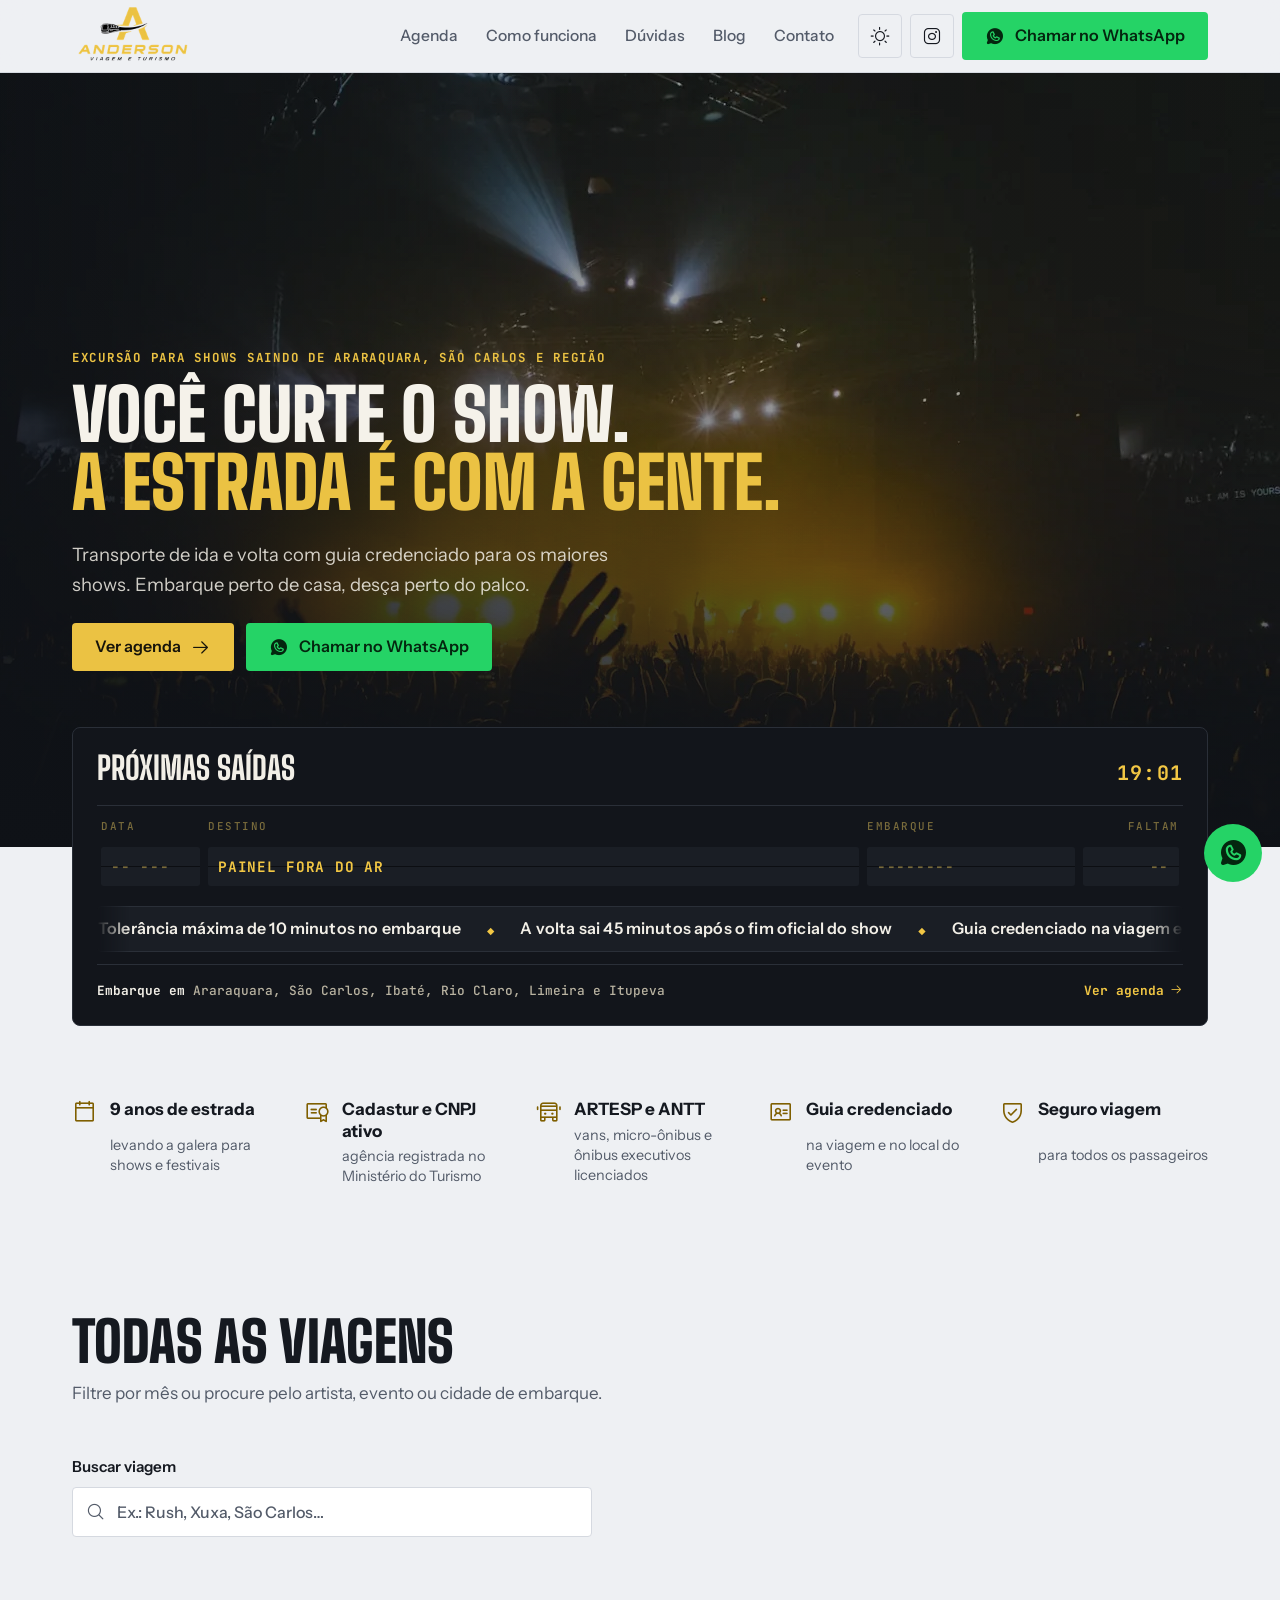
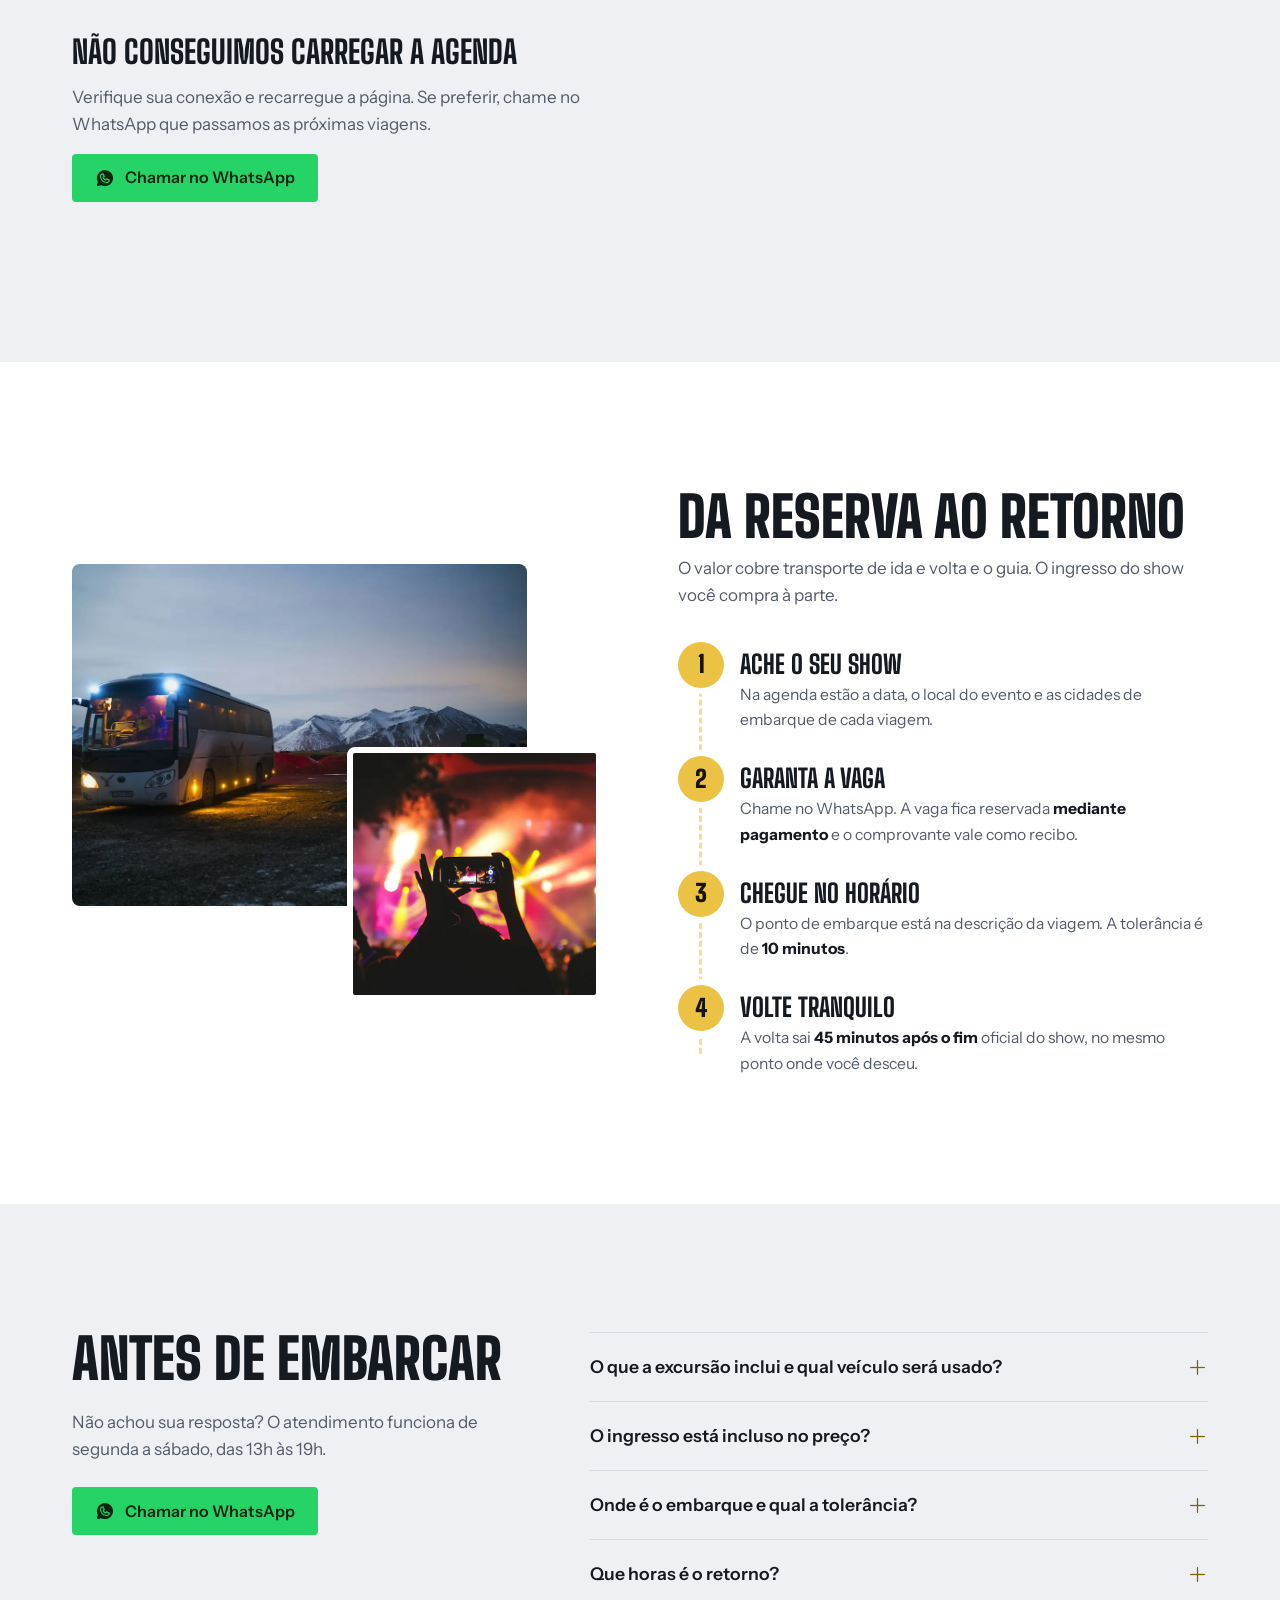
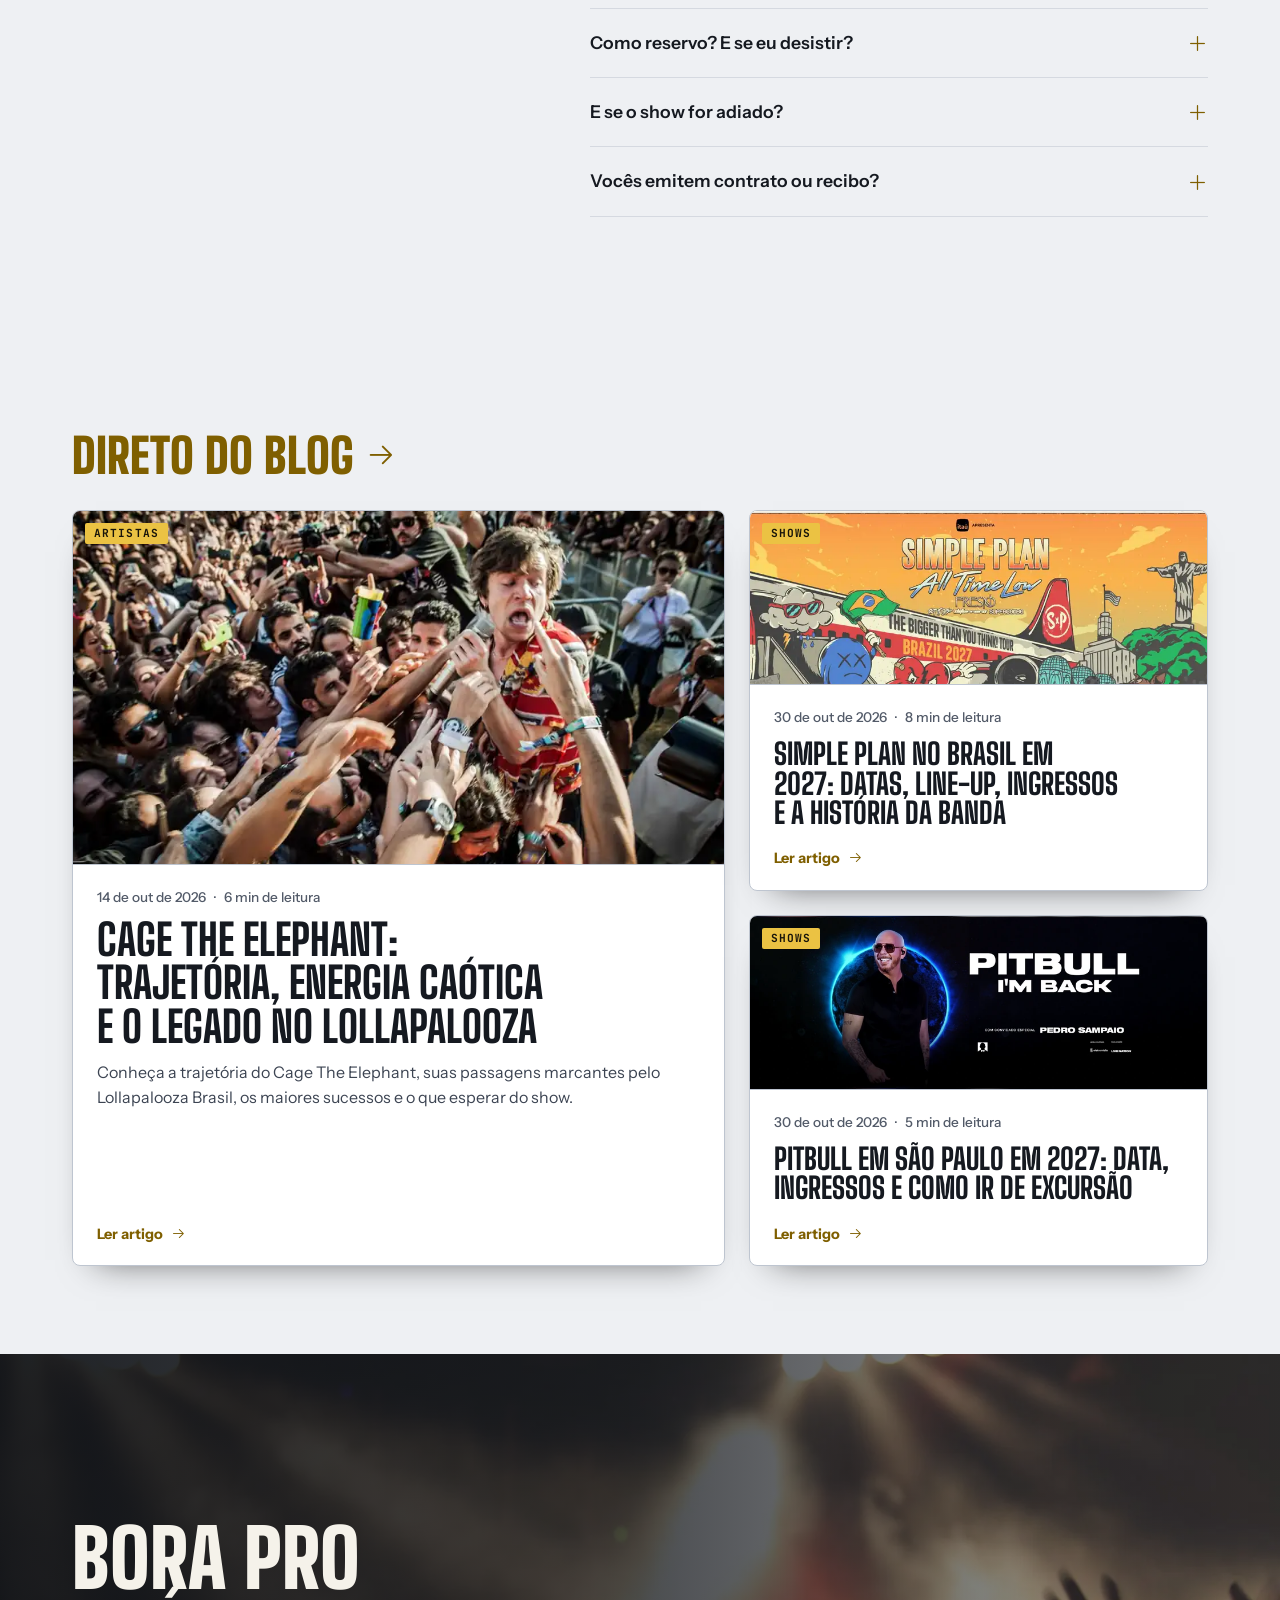
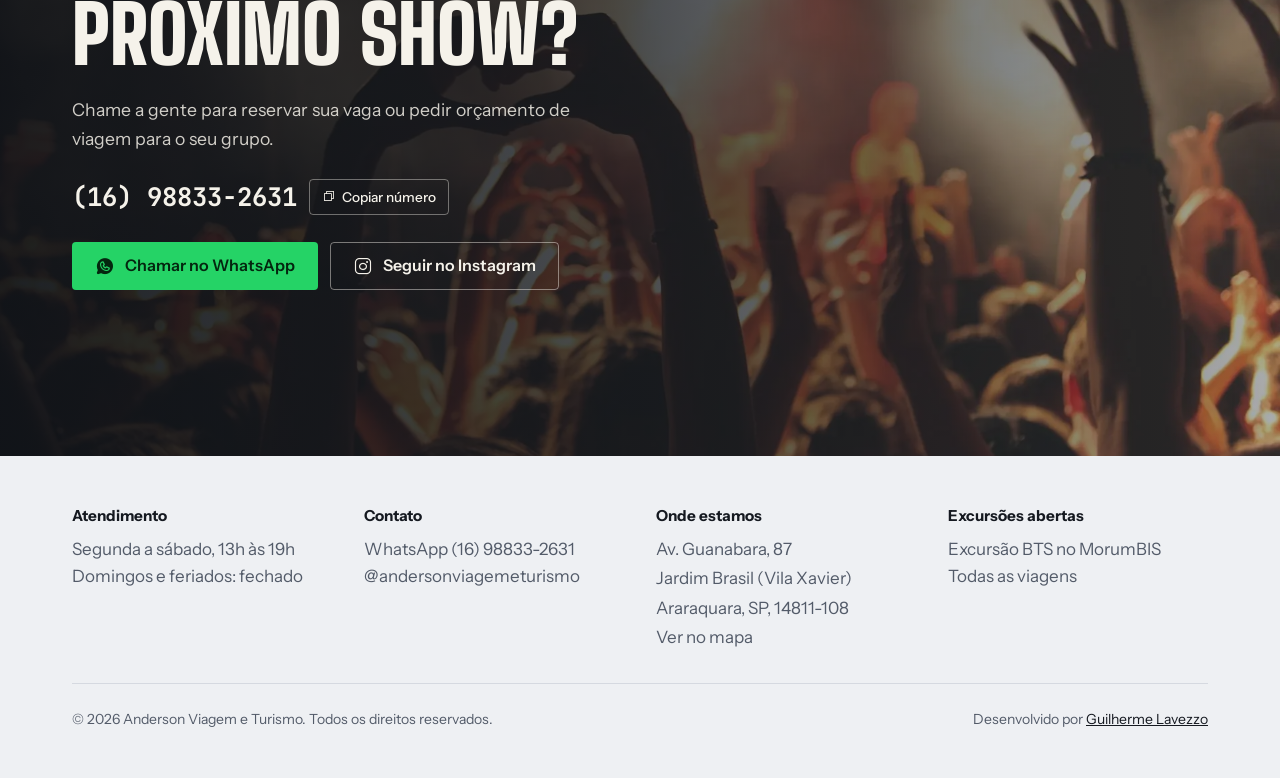
<file: index.html>
<!DOCTYPE html>
<html lang="pt-BR">
<head>
    <meta charset="UTF-8">
    <meta name="viewport" content="width=device-width, initial-scale=1.0, viewport-fit=cover">
    <title>Excursão para shows em Araraquara e São Carlos</title>
    <meta name="description" content="Excursões para shows e festivais saindo de Araraquara, São Carlos, Ibaté, Rio Claro e Limeira. Ida e volta com guia credenciado, Cadastur e seguro viagem.">
    <meta name="robots" content="index, follow, max-image-preview:large">
    <link rel="canonical" href="https://www.andersonviagemeturismo.com.br/">
    <meta name="author" content="Anderson Viagem e Turismo">
    <meta name="theme-color" content="#0F1217" media="(prefers-color-scheme: dark)">
    <meta name="theme-color" content="#EEF0F3" media="(prefers-color-scheme: light)">
    <meta property="og:type" content="website">
    <meta property="og:site_name" content="Anderson Viagem e Turismo">
    <meta property="og:locale" content="pt_BR">
    <meta property="og:url" content="https://www.andersonviagemeturismo.com.br/">
    <meta property="og:title" content="Excursão para shows em Araraquara e São Carlos">
    <meta property="og:description" content="Excursões para shows e festivais saindo de Araraquara, São Carlos, Ibaté, Rio Claro e Limeira. Ida e volta com guia credenciado.">
    <meta property="og:image" content="https://www.andersonviagemeturismo.com.br/assets/img/og.jpg">
    <meta property="og:image:width" content="1200">
    <meta property="og:image:height" content="630">
    <meta property="og:image:alt" content="Público com as mãos para cima em frente a um palco iluminado de amarelo">
    <meta name="twitter:card" content="summary_large_image">
    <meta name="twitter:title" content="Excursão para shows em Araraquara e São Carlos">
    <meta name="twitter:description" content="Excursões para shows e festivais saindo de Araraquara, São Carlos, Ibaté, Rio Claro e Limeira. Ida e volta com guia credenciado.">
    <meta name="twitter:image" content="https://www.andersonviagemeturismo.com.br/assets/img/og.jpg">
    <link rel="icon" href="assets/favicon.png" type="image/png">

    <!--seo:jsonld-->
    <script type="application/ld+json">
{
  "@context": "https://schema.org",
  "@graph": [
    {
      "@type": "TravelAgency",
      "@id": "https://www.andersonviagemeturismo.com.br/#agencia",
      "name": "Anderson Viagem e Turismo",
      "url": "https://www.andersonviagemeturismo.com.br/",
      "logo": "https://www.andersonviagemeturismo.com.br/assets/logo-claro.png",
      "image": "https://www.andersonviagemeturismo.com.br/assets/img/og.jpg",
      "description": "Excursões de ida e volta para shows e festivais saindo de Araraquara, São Carlos, Ibaté, Rio Claro e Limeira, com guia credenciado e seguro viagem.",
      "telephone": "+55-16-98833-2631",
      "address": {
        "@type": "PostalAddress",
        "streetAddress": "Av. Guanabara, 87, Jardim Brasil (Vila Xavier)",
        "addressLocality": "Araraquara",
        "addressRegion": "SP",
        "postalCode": "14811-108",
        "addressCountry": "BR"
      },
      "areaServed": [
        {
          "@type": "City",
          "name": "Araraquara"
        },
        {
          "@type": "City",
          "name": "São Carlos"
        },
        {
          "@type": "City",
          "name": "Ibaté"
        },
        {
          "@type": "City",
          "name": "Rio Claro"
        },
        {
          "@type": "City",
          "name": "Limeira"
        }
      ],
      "openingHoursSpecification": [
        {
          "@type": "OpeningHoursSpecification",
          "dayOfWeek": [
            "Monday",
            "Tuesday",
            "Wednesday",
            "Thursday",
            "Friday",
            "Saturday"
          ],
          "opens": "13:00",
          "closes": "19:00"
        }
      ],
      "sameAs": [
        "https://www.instagram.com/andersonviagemeturismo/"
      ]
    },
    {
      "@type": "WebSite",
      "@id": "https://www.andersonviagemeturismo.com.br/#site",
      "url": "https://www.andersonviagemeturismo.com.br/",
      "name": "Anderson Viagem e Turismo",
      "inLanguage": "pt-BR",
      "publisher": {
        "@id": "https://www.andersonviagemeturismo.com.br/#agencia"
      }
    }
  ]
}
    </script>
    <!--/seo:jsonld-->

    <!--seo:ga-->
    <!-- Google Analytics (carrega depois da página, para não atrasar a primeira exibição) -->
    <script>
        window.dataLayer = window.dataLayer || [];
        function gtag(){dataLayer.push(arguments);}
        gtag('js', new Date());
        gtag('config', 'G-4ZXGBNM724');
        window.addEventListener('load', function () {
            var carregar = function () {
                var s = document.createElement('script');
                s.async = true;
                s.src = 'https://www.googletagmanager.com/gtag/js?id=G-4ZXGBNM724';
                document.head.appendChild(s);
            };
            if ('requestIdleCallback' in window) requestIdleCallback(carregar, { timeout: 3000 });
            else setTimeout(carregar, 1500);
        });
    </script>
    <!--/seo:ga-->

    <!-- Tema: escolha salva vence; sem escolha, segue o sistema -->
    <script>
        try {
            var saved = localStorage.getItem('color-theme');
            if (saved === 'light' || saved === 'dark') document.documentElement.dataset.theme = saved;
        } catch (e) {}
    </script>

    <link rel="preconnect" href="https://fast-api-anderson.vercel.app" crossorigin>
    <link rel="preconnect" href="https://raw.githubusercontent.com">
    <link rel="preload" href="assets/fonts/big-shoulders-display-latin-1.woff2" as="font" type="font/woff2" crossorigin>
    <link rel="preload" href="assets/fonts/instrument-sans-latin-3.woff2" as="font" type="font/woff2" crossorigin>
    <link rel="preload" as="image" href="assets/img/hero-1920.webp" imagesrcset="assets/img/hero-800.webp 800w, assets/img/hero-1280.webp 1280w, assets/img/hero-1920.webp 1920w" imagesizes="100vw" fetchpriority="high">
    <!--seo:fontes--><style>@font-face { font-family: 'Big Shoulders Display'; font-style: normal; font-weight: 800; font-display: swap; src: url(/assets/fonts/big-shoulders-display-latin-ext-0.woff2) format('woff2'); unicode-range: U+0100-02BA, U+02BD-02C5, U+02C7-02CC, U+02CE-02D7, U+02DD-02FF, U+0304, U+0308, U+0329, U+1D00-1DBF, U+1E00-1E9F, U+1EF2-1EFF, U+2020, U+20A0-20AB, U+20AD-20C4, U+2113, U+2C60-2C7F, U+A720-A7FF; } @font-face { font-family: 'Big Shoulders Display'; font-style: normal; font-weight: 800; font-display: swap; src: url(/assets/fonts/big-shoulders-display-latin-1.woff2) format('woff2'); unicode-range: U+0000-00FF, U+0131, U+0152-0153, U+02BB-02BC, U+02C6, U+02DA, U+02DC, U+0304, U+0308, U+0329, U+2000-206F, U+20AC, U+2122, U+2191, U+2193, U+2212, U+2215, U+FEFF, U+FFFD; } @font-face { font-family: 'Big Shoulders Display'; font-style: normal; font-weight: 900; font-display: swap; src: url(/assets/fonts/big-shoulders-display-latin-ext-0.woff2) format('woff2'); unicode-range: U+0100-02BA, U+02BD-02C5, U+02C7-02CC, U+02CE-02D7, U+02DD-02FF, U+0304, U+0308, U+0329, U+1D00-1DBF, U+1E00-1E9F, U+1EF2-1EFF, U+2020, U+20A0-20AB, U+20AD-20C4, U+2113, U+2C60-2C7F, U+A720-A7FF; } @font-face { font-family: 'Big Shoulders Display'; font-style: normal; font-weight: 900; font-display: swap; src: url(/assets/fonts/big-shoulders-display-latin-1.woff2) format('woff2'); unicode-range: U+0000-00FF, U+0131, U+0152-0153, U+02BB-02BC, U+02C6, U+02DA, U+02DC, U+0304, U+0308, U+0329, U+2000-206F, U+20AC, U+2122, U+2191, U+2193, U+2212, U+2215, U+FEFF, U+FFFD; } @font-face { font-family: 'Instrument Sans'; font-style: normal; font-weight: 400; font-stretch: 100%; font-display: swap; src: url(/assets/fonts/instrument-sans-latin-ext-2.woff2) format('woff2'); unicode-range: U+0100-02BA, U+02BD-02C5, U+02C7-02CC, U+02CE-02D7, U+02DD-02FF, U+0304, U+0308, U+0329, U+1D00-1DBF, U+1E00-1E9F, U+1EF2-1EFF, U+2020, U+20A0-20AB, U+20AD-20C4, U+2113, U+2C60-2C7F, U+A720-A7FF; } @font-face { font-family: 'Instrument Sans'; font-style: normal; font-weight: 400; font-stretch: 100%; font-display: swap; src: url(/assets/fonts/instrument-sans-latin-3.woff2) format('woff2'); unicode-range: U+0000-00FF, U+0131, U+0152-0153, U+02BB-02BC, U+02C6, U+02DA, U+02DC, U+0304, U+0308, U+0329, U+2000-206F, U+20AC, U+2122, U+2191, U+2193, U+2212, U+2215, U+FEFF, U+FFFD; } @font-face { font-family: 'Instrument Sans'; font-style: normal; font-weight: 500; font-stretch: 100%; font-display: swap; src: url(/assets/fonts/instrument-sans-latin-ext-2.woff2) format('woff2'); unicode-range: U+0100-02BA, U+02BD-02C5, U+02C7-02CC, U+02CE-02D7, U+02DD-02FF, U+0304, U+0308, U+0329, U+1D00-1DBF, U+1E00-1E9F, U+1EF2-1EFF, U+2020, U+20A0-20AB, U+20AD-20C4, U+2113, U+2C60-2C7F, U+A720-A7FF; } @font-face { font-family: 'Instrument Sans'; font-style: normal; font-weight: 500; font-stretch: 100%; font-display: swap; src: url(/assets/fonts/instrument-sans-latin-3.woff2) format('woff2'); unicode-range: U+0000-00FF, U+0131, U+0152-0153, U+02BB-02BC, U+02C6, U+02DA, U+02DC, U+0304, U+0308, U+0329, U+2000-206F, U+20AC, U+2122, U+2191, U+2193, U+2212, U+2215, U+FEFF, U+FFFD; } @font-face { font-family: 'Instrument Sans'; font-style: normal; font-weight: 600; font-stretch: 100%; font-display: swap; src: url(/assets/fonts/instrument-sans-latin-ext-2.woff2) format('woff2'); unicode-range: U+0100-02BA, U+02BD-02C5, U+02C7-02CC, U+02CE-02D7, U+02DD-02FF, U+0304, U+0308, U+0329, U+1D00-1DBF, U+1E00-1E9F, U+1EF2-1EFF, U+2020, U+20A0-20AB, U+20AD-20C4, U+2113, U+2C60-2C7F, U+A720-A7FF; } @font-face { font-family: 'Instrument Sans'; font-style: normal; font-weight: 600; font-stretch: 100%; font-display: swap; src: url(/assets/fonts/instrument-sans-latin-3.woff2) format('woff2'); unicode-range: U+0000-00FF, U+0131, U+0152-0153, U+02BB-02BC, U+02C6, U+02DA, U+02DC, U+0304, U+0308, U+0329, U+2000-206F, U+20AC, U+2122, U+2191, U+2193, U+2212, U+2215, U+FEFF, U+FFFD; } @font-face { font-family: 'Instrument Sans'; font-style: normal; font-weight: 700; font-stretch: 100%; font-display: swap; src: url(/assets/fonts/instrument-sans-latin-ext-2.woff2) format('woff2'); unicode-range: U+0100-02BA, U+02BD-02C5, U+02C7-02CC, U+02CE-02D7, U+02DD-02FF, U+0304, U+0308, U+0329, U+1D00-1DBF, U+1E00-1E9F, U+1EF2-1EFF, U+2020, U+20A0-20AB, U+20AD-20C4, U+2113, U+2C60-2C7F, U+A720-A7FF; } @font-face { font-family: 'Instrument Sans'; font-style: normal; font-weight: 700; font-stretch: 100%; font-display: swap; src: url(/assets/fonts/instrument-sans-latin-3.woff2) format('woff2'); unicode-range: U+0000-00FF, U+0131, U+0152-0153, U+02BB-02BC, U+02C6, U+02DA, U+02DC, U+0304, U+0308, U+0329, U+2000-206F, U+20AC, U+2122, U+2191, U+2193, U+2212, U+2215, U+FEFF, U+FFFD; } @font-face { font-family: 'JetBrains Mono'; font-style: normal; font-weight: 500; font-display: swap; src: url(/assets/fonts/jetbrains-mono-latin-ext-4.woff2) format('woff2'); unicode-range: U+0100-02BA, U+02BD-02C5, U+02C7-02CC, U+02CE-02D7, U+02DD-02FF, U+0304, U+0308, U+0329, U+1D00-1DBF, U+1E00-1E9F, U+1EF2-1EFF, U+2020, U+20A0-20AB, U+20AD-20C4, U+2113, U+2C60-2C7F, U+A720-A7FF; } @font-face { font-family: 'JetBrains Mono'; font-style: normal; font-weight: 500; font-display: swap; src: url(/assets/fonts/jetbrains-mono-latin-5.woff2) format('woff2'); unicode-range: U+0000-00FF, U+0131, U+0152-0153, U+02BB-02BC, U+02C6, U+02DA, U+02DC, U+0304, U+0308, U+0329, U+2000-206F, U+20AC, U+2122, U+2191, U+2193, U+2212, U+2215, U+FEFF, U+FFFD; } @font-face { font-family: 'JetBrains Mono'; font-style: normal; font-weight: 700; font-display: swap; src: url(/assets/fonts/jetbrains-mono-latin-ext-4.woff2) format('woff2'); unicode-range: U+0100-02BA, U+02BD-02C5, U+02C7-02CC, U+02CE-02D7, U+02DD-02FF, U+0304, U+0308, U+0329, U+1D00-1DBF, U+1E00-1E9F, U+1EF2-1EFF, U+2020, U+20A0-20AB, U+20AD-20C4, U+2113, U+2C60-2C7F, U+A720-A7FF; } @font-face { font-family: 'JetBrains Mono'; font-style: normal; font-weight: 700; font-display: swap; src: url(/assets/fonts/jetbrains-mono-latin-5.woff2) format('woff2'); unicode-range: U+0000-00FF, U+0131, U+0152-0153, U+02BB-02BC, U+02C6, U+02DA, U+02DC, U+0304, U+0308, U+0329, U+2000-206F, U+20AC, U+2122, U+2191, U+2193, U+2212, U+2215, U+FEFF, U+FFFD; }</style><!--/seo:fontes-->
    <link rel="stylesheet" href="assets/icons/phosphor-site.css">

    <link rel="stylesheet" href="assets/site.css">
</head>
<body>
    <a class="skip-link" href="#conteudo">Pular para o conteúdo</a>

    <header class="topbar">
        <div class="wrap topbar-inner">
            <a class="logo" href="#topo" aria-label="Anderson Viagem e Turismo, início" translate="no">
                <img class="logo-dark" src="assets/logo-escuro-360.webp" alt="Anderson Viagem e Turismo" width="120" height="58">
                <img class="logo-light" src="assets/logo-claro-360.webp" alt="Anderson Viagem e Turismo" width="120" height="58">
            </a>
            <nav class="nav" aria-label="Principal">
                <a href="#agenda">Agenda</a>
                <a href="#como-funciona">Como funciona</a>
                <a href="#duvidas">Dúvidas</a>
                <a href="/blog/">Blog</a>
                <a href="#contato">Contato</a>
            </nav>
            <div class="top-actions">
                <button class="icon-btn theme-toggle" id="theme-toggle" type="button" aria-label="Alternar tema claro e escuro">
                    <i class="ph ph-moon" aria-hidden="true"></i>
                    <i class="ph ph-sun" aria-hidden="true"></i>
                </button>
                <a class="icon-btn" href="https://www.instagram.com/andersonviagemeturismo/" target="_blank" rel="noopener noreferrer" aria-label="Instagram da Anderson Turismo">
                    <i class="ph ph-instagram-logo" aria-hidden="true"></i>
                </a>
                <a class="btn btn-wa" data-wa="" href="#" target="_blank" rel="noopener noreferrer">
                    <i class="ph-fill ph-whatsapp-logo" aria-hidden="true"></i>Chamar no WhatsApp
                </a>
                <button class="icon-btn menu-btn" id="menu-btn" type="button" aria-label="Abrir menu" aria-expanded="false" aria-controls="mobile-nav">
                    <i class="ph ph-list" aria-hidden="true"></i>
                </button>
            </div>
        </div>
        <nav class="wrap mobile-nav" id="mobile-nav" aria-label="Menu" hidden>
            <a href="#agenda">Agenda</a>
            <a href="#como-funciona">Como funciona</a>
            <a href="#duvidas">Dúvidas</a>
            <a href="/blog/">Blog</a>
            <a href="#contato">Contato</a>
            <a class="btn btn-wa" data-wa="" href="#" target="_blank" rel="noopener noreferrer">
                <i class="ph-fill ph-whatsapp-logo" aria-hidden="true"></i>Chamar no WhatsApp
            </a>
        </nav>
    </header>

    <main id="topo">
        <section class="hero" aria-labelledby="hero-title">
            <div class="hero-media">
                <img src="assets/img/hero-1920.webp"
                     srcset="assets/img/hero-800.webp 800w, assets/img/hero-1280.webp 1280w, assets/img/hero-1920.webp 1920w"
                     sizes="100vw" width="1920" height="1280" alt="Público com as mãos para cima em frente a um palco iluminado de amarelo" fetchpriority="high" decoding="async">
            </div>
            <div class="wrap">
                <div class="hero-copy">
                    <h1 id="hero-title" class="rise"><span class="eyebrow">Excursão para shows saindo de Araraquara, São Carlos e região</span> <span>Você curte o show.</span> <span class="hl">A estrada é com a gente.</span></h1>
                    <p class="lede rise">Transporte de ida e volta com guia credenciado para os maiores shows. Embarque perto de casa, desça perto do palco.</p>
                    <div class="cta-row rise">
                        <a class="btn btn-primary" href="#agenda">Ver agenda<i class="ph ph-arrow-right" aria-hidden="true"></i></a>
                        <a class="btn btn-wa" data-wa="" href="#" target="_blank" rel="noopener noreferrer">
                            <i class="ph-fill ph-whatsapp-logo" aria-hidden="true"></i>Chamar no WhatsApp
                        </a>
                    </div>
                </div>
            </div>
        </section>

        <section class="board-section" id="conteudo" aria-labelledby="board-title">
            <div class="wrap">
                <div class="board">
                    <div class="board-head">
                        <h2 class="board-title" id="board-title">Próximas saídas</h2>
                        <span class="board-clock" id="board-clock" aria-hidden="true">--<span class="blink">:</span>--</span>
                    </div>
                    <div class="board-cols" aria-hidden="true">
                        <span>DATA</span><span>DESTINO</span><span class="c-from">EMBARQUE</span><span>FALTAM</span>
                    </div>
                    <ol class="board-rows" id="board-rows">
                        <li class="board-row"><span class="cell dim">-- ---</span><span class="cell dim">CARREGANDO PAINEL…</span><span class="cell dim from">--------</span><span class="cell dim eta">--</span></li>
                        <li class="board-row"><span class="cell dim">-- ---</span><span class="cell dim">··········</span><span class="cell dim from">--------</span><span class="cell dim eta">--</span></li>
                        <li class="board-row"><span class="cell dim">-- ---</span><span class="cell dim">··········</span><span class="cell dim from">--------</span><span class="cell dim eta">--</span></li>
                        <li class="board-row"><span class="cell dim">-- ---</span><span class="cell dim">··········</span><span class="cell dim from">--------</span><span class="cell dim eta">--</span></li>
                    </ol>
                    <div class="board-ticker" aria-hidden="true">
                        <div class="ticker-track" id="ticker-track"></div>
                    </div>
                    <div class="board-foot">
                        <span id="board-cities"><strong>Embarque em</strong> Araraquara, São Carlos, Ibaté, Rio Claro, Limeira e Itupeva</span>
                        <a href="#agenda">Ver agenda<i class="ph ph-arrow-right" aria-hidden="true"></i></a>
                    </div>
                </div>
            </div>
        </section>

        <section class="creds" aria-label="Por que viajar com a gente">
            <div class="wrap">
                <ul>
                    <li><i class="ph ph-calendar-blank" aria-hidden="true"></i><strong><span data-anos>9</span> anos de estrada</strong><span>levando a galera para shows e festivais</span></li>
                    <li><i class="ph ph-certificate" aria-hidden="true"></i><strong>Cadastur e CNPJ ativo</strong><span>agência registrada no Ministério do Turismo</span></li>
                    <li><i class="ph ph-bus" aria-hidden="true"></i><strong>ARTESP e ANTT</strong><span>vans, micro-ônibus e ônibus executivos licenciados</span></li>
                    <li><i class="ph ph-identification-card" aria-hidden="true"></i><strong>Guia credenciado</strong><span>na viagem e no local do evento</span></li>
                    <li><i class="ph ph-shield-check" aria-hidden="true"></i><strong>Seguro viagem</strong><span>para todos os passageiros</span></li>
                </ul>
            </div>
        </section>

        <section class="posters" id="cartazes" aria-label="Cartazes das próximas viagens" hidden>
            <div class="marquee" id="marquee">
                <div class="marquee-track" id="marquee-track"></div>
            </div>
            <div class="wrap marquee-ctrl">
                <button type="button" id="marquee-toggle" aria-pressed="false">
                    <i class="ph ph-pause" aria-hidden="true"></i><span>Pausar cartazes</span>
                </button>
            </div>
        </section>

        <section class="section" id="destaques" aria-labelledby="destaques-title" hidden>
            <div class="wrap">
                <div class="section-head">
                    <h2 id="destaques-title">As vagas que mais saem</h2>
                    <p>Eventos com procura alta. Se é o seu show, garanta o lugar antes de lotar.</p>
                </div>
                <div class="features" id="features"></div>
            </div>
        </section>

        <section class="section" id="agenda" aria-labelledby="agenda-title">
            <div class="wrap">
                <div class="section-head">
                    <h2 id="agenda-title">Todas as viagens</h2>
                    <p>Filtre por mês ou procure pelo artista, evento ou cidade de embarque.</p>
                </div>

                <div class="toolbar">
                    <div class="search">
                        <label for="search-box">Buscar viagem</label>
                        <div class="field">
                            <i class="ph ph-magnifying-glass" aria-hidden="true"></i>
                            <input type="search" id="search-box" name="busca" placeholder="Ex.: Rush, Xuxa, São Carlos…" autocomplete="off" spellcheck="false">
                        </div>
                    </div>
                    <div class="chip-row" id="type-chips" role="group" aria-label="Tipo de viagem" hidden></div>
                    <div class="chip-row" id="month-chips" role="group" aria-label="Mês"></div>
                    <p class="result-count" id="result-count" aria-live="polite"></p>
                </div>

                <div class="grid" id="events-grid">
                    <div class="skeleton"><div class="sk-media"></div><div class="sk-lines"><span></span><span></span><span></span></div></div>
                    <div class="skeleton"><div class="sk-media"></div><div class="sk-lines"><span></span><span></span><span></span></div></div>
                    <div class="skeleton"><div class="sk-media"></div><div class="sk-lines"><span></span><span></span><span></span></div></div>
                </div>
            </div>
        </section>

        <section class="section route" id="como-funciona" aria-labelledby="como-title">
            <div class="wrap route-grid">
                <div class="frames">
                    <div class="media main">
                        <img src="assets/img/rota-onibus.webp" width="1100" height="825" loading="lazy" decoding="async" alt="Ônibus de turismo com faróis acesos ao entardecer">
                    </div>
                    <div class="media inset">
                        <img src="assets/img/rota-fa.webp" width="600" height="600" loading="lazy" decoding="async" alt="Fã filmando o show com o celular no meio do público">
                    </div>
                </div>
                <div>
                    <div class="section-head" style="margin-bottom: 0">
                        <h2 id="como-title">Da reserva ao retorno</h2>
                        <p>O valor cobre transporte de ida e volta e o guia. O ingresso do show você compra à parte.</p>
                    </div>
                    <ol class="steps">
                        <li class="step">
                            <span class="step-mark" aria-hidden="true">1</span>
                            <h3>Ache o seu show</h3>
                            <p>Na agenda estão a data, o local do evento e as cidades de embarque de cada viagem.</p>
                        </li>
                        <li class="step">
                            <span class="step-mark" aria-hidden="true">2</span>
                            <h3>Garanta a vaga</h3>
                            <p>Chame no WhatsApp. A vaga fica reservada <strong>mediante pagamento</strong> e o comprovante vale como recibo.</p>
                        </li>
                        <li class="step">
                            <span class="step-mark" aria-hidden="true">3</span>
                            <h3>Chegue no horário</h3>
                            <p>O ponto de embarque está na descrição da viagem. A tolerância é de <strong>10 minutos</strong>.</p>
                        </li>
                        <li class="step">
                            <span class="step-mark" aria-hidden="true">4</span>
                            <h3>Volte tranquilo</h3>
                            <p>A volta sai <strong>45 minutos após o fim</strong> oficial do show, no mesmo ponto onde você desceu.</p>
                        </li>
                    </ol>
                </div>
            </div>
        </section>

        <section class="section" id="duvidas" aria-labelledby="duvidas-title">
            <div class="wrap faq-grid">
                <div class="faq-aside">
                    <h2 id="duvidas-title">Antes de embarcar</h2>
                    <p>Não achou sua resposta? O atendimento funciona de segunda a sábado, das 13h às 19h.</p>
                    <div>
                        <a class="btn btn-wa" data-wa="Dúvida sobre excursão" href="#" target="_blank" rel="noopener noreferrer">
                            <i class="ph-fill ph-whatsapp-logo" aria-hidden="true"></i>Chamar no WhatsApp
                        </a>
                    </div>
                </div>
                <div class="faq-list">
                    <details>
                        <summary>O que a excursão inclui e qual veículo será usado?<i class="ph ph-plus" aria-hidden="true"></i></summary>
                        <div class="faq-answer">
                            <p><strong>Incluso:</strong> transporte de ida e volta e um <strong>guia credenciado</strong>, que dá suporte durante a viagem e no local do evento. Somos empresa com <strong>Cadastur e CNPJ ativo</strong>, há <span data-anos>9</span> anos no segmento.</p>
                            <p><strong>Veículo:</strong> van, micro-ônibus ou ônibus, conforme a lotação. Todos são executivos e licenciados pela ARTESP e ANTT.</p>
                        </div>
                    </details>
                    <details>
                        <summary>O ingresso está incluso no preço?<i class="ph ph-plus" aria-hidden="true"></i></summary>
                        <div class="faq-answer">
                            <p><strong>Geralmente não.</strong> O valor cobre apenas o transporte (bate e volta) e o guia. Ingressos de shows e festivais, ou taxas de entrada em atrações, são comprados à parte, a não ser que a descrição da viagem diga o contrário.</p>
                        </div>
                    </details>
                    <details>
                        <summary>Onde é o embarque e qual a tolerância?<i class="ph ph-plus" aria-hidden="true"></i></summary>
                        <div class="faq-answer">
                            <p>Os pontos de embarque de cada evento estão <strong>na descrição da viagem</strong>, na <a href="#agenda">agenda</a>.</p>
                            <p>A tolerância máxima é de <strong>10 minutos</strong>. O transporte sai no horário, então chegue com antecedência.</p>
                            <p>Não alteramos pontos de embarque, desembarque ou rotas.</p>
                        </div>
                    </details>
                    <details>
                        <summary>Que horas é o retorno?<i class="ph ph-plus" aria-hidden="true"></i></summary>
                        <div class="faq-answer">
                            <p><strong>Shows:</strong> o retorno sai <strong>45 minutos após o término</strong> oficial do evento.</p>
                            <p><strong>Ecoturismo:</strong> o guia informa o horário de retorno na partida, para que o tempo de trilha ou atração seja cumprido.</p>
                        </div>
                    </details>
                    <details>
                        <summary>Como reservo? E se eu desistir?<i class="ph ph-plus" aria-hidden="true"></i></summary>
                        <div class="faq-answer">
                            <p>As reservas são feitas <strong>mediante pagamento</strong>, exclusivamente pelo WhatsApp <strong>(16)&nbsp;98833-2631</strong>.</p>
                            <p><strong>Não devolvemos valores pagos</strong> em caso de desistência ou não comparecimento. A reserva vale apenas para a excursão escolhida.</p>
                        </div>
                    </details>
                    <details>
                        <summary>E se o show for adiado?<i class="ph ph-plus" aria-hidden="true"></i></summary>
                        <div class="faq-answer">
                            <p>A excursão acontece na nova data do show. Adiamento não gera reembolso.</p>
                        </div>
                    </details>
                    <details>
                        <summary>Vocês emitem contrato ou recibo?<i class="ph ph-plus" aria-hidden="true"></i></summary>
                        <div class="faq-answer">
                            <p>Para viagens bate e volta não emitimos contrato nem recibo físico. O <strong>comprovante do pagamento</strong> feito para nós vale como recibo.</p>
                        </div>
                    </details>
                </div>
            </div>
        </section>

        <!--blog:inicio-->
        <section class="section home-blog" id="blog" aria-labelledby="blog-home-title">
            <div class="wrap">
                <h2 class="hb-title" id="blog-home-title"><a href="/blog/">Direto do blog<i class="ph ph-arrow-right" aria-hidden="true"></i></a></h2>
                <div class="hb-grid" data-n="3">
                <article class="hb-card is-main">
                    <a class="hb-media" href="/blog/cage-the-elephant-trajetoria-lollapalooza/" tabindex="-1" aria-hidden="true">
                        <img src="/assets/img/blog/cage-the-elephant-capa-800.webp" alt="" width="800" height="500" loading="lazy" decoding="async" style="object-position: 50% 40%">
                        <span class="hb-chip">Artistas</span>
                    </a>
                    <div class="hb-body">
                        <p class="hb-meta"><time datetime="2026-10-14">14 de out de 2026</time><span aria-hidden="true">·</span>6 min de leitura</p>
                        <h3><a href="/blog/cage-the-elephant-trajetoria-lollapalooza/">Cage The Elephant: Trajetória, Energia Caótica e o Legado no Lollapalooza</a></h3>
                        <p class="hb-desc">Conheça a trajetória do Cage The Elephant, suas passagens marcantes pelo Lollapalooza Brasil, os maiores sucessos e o que esperar do show.</p>
                        <span class="hb-more" aria-hidden="true">Ler artigo<i class="ph ph-arrow-right"></i></span>
                    </div>
                </article>
                <article class="hb-card">
                    <a class="hb-media" href="/blog/simple-plan-brasil-2027-datas-line-up-historia/" tabindex="-1" aria-hidden="true">
                        <img src="/assets/img/blog/simple-plan-capa-800.webp" alt="" width="800" height="500" loading="lazy" decoding="async" style="object-position: 50% 6%">
                        <span class="hb-chip">Shows</span>
                    </a>
                    <div class="hb-body">
                        <p class="hb-meta"><time datetime="2026-10-30">30 de out de 2026</time><span aria-hidden="true">·</span>8 min de leitura</p>
                        <h3><a href="/blog/simple-plan-brasil-2027-datas-line-up-historia/">Simple Plan no Brasil em 2027: datas, line-up, ingressos e a história da banda</a></h3>
                        <p class="hb-desc">Simple Plan volta ao Brasil em maio de 2027, no Rio, em Curitiba e em São Paulo. Veja datas, line-up, ingressos e a história da banda.</p>
                        <span class="hb-more" aria-hidden="true">Ler artigo<i class="ph ph-arrow-right"></i></span>
                    </div>
                </article>
                <article class="hb-card">
                    <a class="hb-media" href="/blog/pitbull-sao-paulo-2027-ingressos-excursao/" tabindex="-1" aria-hidden="true">
                        <img src="/assets/img/blog/pitbull-capa-800.webp" alt="" width="800" height="500" loading="lazy" decoding="async">
                        <span class="hb-chip">Shows</span>
                    </a>
                    <div class="hb-body">
                        <p class="hb-meta"><time datetime="2026-10-30">30 de out de 2026</time><span aria-hidden="true">·</span>5 min de leitura</p>
                        <h3><a href="/blog/pitbull-sao-paulo-2027-ingressos-excursao/">Pitbull em São Paulo em 2027: data, ingressos e como ir de excursão</a></h3>
                        <p class="hb-desc">Pitbull faz show em São Paulo em 31/01/2027, no Nubank Parque, com Pedro Sampaio. Veja datas de venda, parcelamento e como ir de excursão.</p>
                        <span class="hb-more" aria-hidden="true">Ler artigo<i class="ph ph-arrow-right"></i></span>
                    </div>
                </article>
                </div>
            </div>
        </section>
        <!--/blog:inicio-->

        <section class="closing" id="contato" aria-labelledby="contato-title">
            <div class="media">
                <img src="assets/img/closing-1920.webp"
                     srcset="assets/img/closing-800.webp 800w, assets/img/closing-1920.webp 1920w"
                     sizes="100vw" width="1920" height="1280" loading="lazy" decoding="async" alt="Fãs fazendo coração com as mãos durante um show">
            </div>
            <div class="wrap">
                <div class="closing-inner">
                    <h2 id="contato-title">Bora pro próximo show?</h2>
                    <p>Chame a gente para reservar sua vaga ou pedir orçamento de viagem para o seu grupo.</p>
                    <div class="phone-row">
                        <span class="phone" id="phone">(16)&nbsp;98833-2631</span>
                        <button class="copy-btn" type="button" id="copy-phone"><i class="ph ph-copy" aria-hidden="true"></i><span>Copiar número</span></button>
                    </div>
                    <div class="cta-row">
                        <a class="btn btn-wa" data-wa="" href="#" target="_blank" rel="noopener noreferrer">
                            <i class="ph-fill ph-whatsapp-logo" aria-hidden="true"></i>Chamar no WhatsApp
                        </a>
                        <a class="btn btn-ghost" href="https://www.instagram.com/andersonviagemeturismo/" target="_blank" rel="noopener noreferrer">
                            <i class="ph ph-instagram-logo" aria-hidden="true"></i>Seguir no Instagram
                        </a>
                    </div>
                </div>
            </div>
        </section>
    </main>

    <footer class="wrap">
        <div class="footer-grid">
            <div>
                <h4>Atendimento</h4>
                <p>Segunda a sábado, 13h às 19h</p>
                <p>Domingos e feriados: fechado</p>
            </div>
            <div>
                <h4>Contato</h4>
                <p><a data-wa="" href="#" target="_blank" rel="noopener noreferrer">WhatsApp (16)&nbsp;98833-2631</a></p>
                <p><a href="https://www.instagram.com/andersonviagemeturismo/" target="_blank" rel="noopener noreferrer">@andersonviagemeturismo</a></p>
            </div>
            <div>
                <h4>Onde estamos</h4>
                <address>
                    <p>Av. Guanabara, 87</p>
                    <p>Jardim Brasil (Vila Xavier)</p>
                    <p>Araraquara, SP, 14811-108</p>
                    <p><a href="https://www.google.com/maps/search/?api=1&amp;query=Anderson+Viagem+e+Turismo+Av.+Guanabara+87+Araraquara+SP" target="_blank" rel="noopener noreferrer">Ver no mapa</a></p>
                </address>
            </div>
            <div>
                <h4>Excursões abertas</h4>
                <!--seo:links-->
                <p><a href="bts.html">Excursão BTS no MorumBIS</a></p>
                <!--/seo:links-->
                <p><a href="#agenda">Todas as viagens</a></p>
            </div>
        </div>
        <div class="legal">
            <p>© <span data-year>2026</span> <span translate="no">Anderson Viagem e Turismo</span>. Todos os direitos reservados.</p>
            <p>Desenvolvido por <a href="https://www.guilhermelavezzo.com.br/" target="_blank" rel="noopener noreferrer">Guilherme Lavezzo</a></p>
        </div>
    </footer>

    <a class="wa-float" data-wa="" href="#" target="_blank" rel="noopener noreferrer" aria-label="Chamar no WhatsApp">
        <i class="ph-fill ph-whatsapp-logo" aria-hidden="true"></i>
    </a>

    <script src="assets/site.js"></script>
    <script>
    (() => {
        const API_URL = 'https://fast-api-anderson.vercel.app/api/v1/events';
        const { esc, tidy, safeUrl, directImage, waLink, today } = window.Site;

        const MONTHS = ['janeiro', 'fevereiro', 'março', 'abril', 'maio', 'junho', 'julho', 'agosto', 'setembro', 'outubro', 'novembro', 'dezembro'];
        const DAY_MS = 86400000;
        const reduceMotion = window.matchMedia('(prefers-reduced-motion: reduce)').matches;
        const fmtMonth = new Intl.DateTimeFormat('pt-BR', { month: 'short' });
        const fmtWeekday = new Intl.DateTimeFormat('pt-BR', { weekday: 'short' });
        const fmtMonthLong = new Intl.DateTimeFormat('pt-BR', { month: 'long', year: 'numeric' });
        const fmtClock = new Intl.DateTimeFormat('pt-BR', { hour: '2-digit', minute: '2-digit' });
        const shortMonth = (d) => fmtMonth.format(d).replace('.', '').toUpperCase();
        const shortWeekday = (d) => fmtWeekday.format(d).replace('.', '').toUpperCase();

        const $ = (sel) => document.querySelector(sel);

        // Relógio do painel de saídas
        const clock = $('#board-clock');
        const tick = () => {
            const [hh, mm] = fmtClock.format(new Date()).split(':');
            clock.innerHTML = `${hh}<span class="blink">:</span>${mm}`;
        };
        tick();
        setInterval(tick, 15000);

        // ---------- Datas ----------
        // A API traz "date" como texto livre ("25 e 27 de outubro - São Paulo") e date_event nem sempre bate
        // com o dia do show. Lemos o texto primeiro e usamos date_event só como apoio (ano e fallback).
        const DATE_RE = /(\d{1,2}(?:\s*(?:,|e|a|-|–)\s*\d{1,2})*)\s+de\s+(janeiro|fevereiro|mar[çc]o|abril|maio|junho|julho|agosto|setembro|outubro|novembro|dezembro)(?:\s+(?:de\s+)?(\d{4}))?/i;

        const parseDates = (ev) => {
            const fallbackYear = parseInt(ev.year || (ev.date_event || '').slice(0, 4), 10) || new Date().getFullYear();
            const m = DATE_RE.exec(ev.date || '');
            if (m) {
                const days = m[1].match(/\d{1,2}/g).map(Number);
                const month = MONTHS.indexOf(m[2].toLowerCase().replace('marco', 'março'));
                const year = m[3] ? parseInt(m[3], 10) : fallbackYear;
                return {
                    start: new Date(year, month, days[0]),
                    end: new Date(year, month, days[days.length - 1]),
                    multi: days.length > 1 ? days : null,
                };
            }
            if (ev.date_event) {
                const [y, mo, d] = ev.date_event.split('-').map(Number);
                if (y && mo && d) { const start = new Date(y, mo - 1, d); return { start, end: start, multi: null }; }
            }
            return { start: null, end: null, multi: null };
        };

        const pad = (n) => String(n).padStart(2, '0');
        const dateLabel = (t) => {
            if (!t.start) return { main: '', sub: '' };
            const mon = shortMonth(t.start);
            if (t.multi) {
                return { main: `${pad(t.multi[0])}-${pad(t.multi[t.multi.length - 1])} ${mon}`, sub: String(t.start.getFullYear()) };
            }
            return { main: `${pad(t.start.getDate())} ${mon}`, sub: `${shortWeekday(t.start)}, ${t.start.getFullYear()}` };
        };

        const daysLeft = (t) => {
            if (!t.start) return null;
            const now = today();
            const diff = Math.round((t.start - now) / DAY_MS);
            return (diff <= 0 && t.end >= now) ? 0 : diff;
        };
        const etaBoard = (t) => {
            const d = daysLeft(t);
            if (d === null) return '';
            if (d === 0) return 'HOJE';
            if (d === 1) return 'AMANHÃ';
            return `${d} DIAS`;
        };
        const etaText = (t) => {
            const d = daysLeft(t);
            if (d === null) return '';
            if (d === 0) return 'é hoje';
            if (d === 1) return 'é amanhã';
            return `faltam ${d} dias`;
        };

        // ---------- Normalização dos eventos ----------
        // Links "Saiba mais" do próprio site abrem a versão desta pasta (ex.: bts.html)
        const localPage = (url) => {
            if (!url) return '';
            try {
                const u = new URL(url);
                return /andersonviagemeturismo\.com\.br$/i.test(u.hostname) ? u.pathname.replace(/^\//, '') + u.hash : url;
            } catch (e) { return url; }
        };
        const CITY_FIX = { 'araraqura': 'Araraquara' };
        const parseCities = (raw) => {
            const list = Array.isArray(raw) ? raw : (typeof raw === 'string' ? raw.split(',') : []);
            const out = [];
            list.forEach((c) => String(c).split(/,|\s+e\s+/).forEach((part) => {
                const clean = part.replace(/[!.]+$/, '').trim();
                if (!clean) return;
                const fixed = CITY_FIX[clean.toLowerCase()] || clean;
                if (!out.includes(fixed)) out.push(fixed);
            }));
            return out;
        };

        const normalize = (ev) => {
            const rawTitle = tidy(ev.title || ev.eventName || 'Excursão').trim();
            const title = rawTitle.replace(/^\s*excurs[aã]o\s+(oficial\s+)?/i, '').trim() || rawTitle;
            const parts = String(ev.date || '').split(/\s+[-–|]\s+/);
            const venue = tidy(parts.slice(1).join(', ')).trim();
            const isEco = String(ev.alt || '').toLowerCase().includes('ecoturismo');
            const shop = safeUrl(ev.ecommerce_link);
            const viaWhatsApp = !shop || /whatsapp|wa\.me/i.test(shop);
            return {
                id: ev.id,
                rawTitle,
                title,
                eventName: ev.eventName || rawTitle,
                image: directImage(safeUrl(ev.image)),
                dateText: tidy(ev.date),
                venue,
                cities: parseCities(ev.cities),
                description: tidy(ev.description),
                type: isEco ? 'eco' : 'show',
                featured: ev.destaque === true,
                ctaHref: shop || waLink(ev.eventName || rawTitle),
                viaWhatsApp,
                moreHref: localPage(safeUrl(ev.saiba_mais_link)),
                ...parseDates(ev),
            };
        };

        // ---------- Painel de saídas ----------
        const FLAP_CHARS = 'ABCDEFGHIJKLMNOPQRSTUVWXYZ0123456789';
        const flap = (el, text, delay) => {
            if (reduceMotion) { el.textContent = text; return; }
            let revealed = 0;
            const step = Math.max(1, Math.ceil(text.length / 10));
            setTimeout(() => {
                const id = setInterval(() => {
                    revealed += step;
                    let out = text.slice(0, revealed);
                    for (let i = revealed; i < text.length; i++) {
                        out += text[i] === ' ' ? ' ' : FLAP_CHARS[(Math.random() * FLAP_CHARS.length) | 0];
                    }
                    el.textContent = out;
                    if (revealed >= text.length) { clearInterval(id); el.textContent = text; }
                }, 45);
            }, delay);
        };

        const renderBoard = (trips) => {
            const rows = $('#board-rows');
            const list = trips.filter((t) => t.start).slice(0, 6);
            if (!list.length) {
                rows.innerHTML = `<li class="board-row"><span class="cell dim">-- ---</span><span class="cell">NOVAS DATAS EM BREVE</span><span class="cell dim from">--------</span><span class="cell dim eta">--</span></li>`;
                return;
            }
            rows.innerHTML = list.map((t) => {
                const from = t.cities.length ? `${t.cities[0]}${t.cities.length > 1 ? ` +${t.cities.length - 1}` : ''}` : 'A CONFIRMAR';
                const day = t.multi ? `${pad(t.multi[0])} ${shortMonth(t.start)}` : dateLabel(t).main;
                return `<li><a class="board-row" href="#viagem-${esc(t.id)}" aria-label="${esc(t.title)}, ${esc(t.dateText)}">
                    <span class="cell" data-flap="${esc(day)}"></span>
                    <span class="cell dest">${t.featured ? '<span class="star" aria-hidden="true">★</span>' : ''}<span data-flap="${esc(t.title.toUpperCase())}"></span></span>
                    <span class="cell from" data-flap="${esc(from.toUpperCase())}"></span>
                    <span class="cell eta" data-flap="${esc(etaBoard(t))}"></span>
                </a></li>`;
            }).join('');
            rows.querySelectorAll('[data-flap]').forEach((el, i) => flap(el, el.dataset.flap, Math.floor(i / 4) * 140 + (i % 4) * 40));
        };


        // Letreiro com os avisos que já estão no site
        const TICKER = [
            'Tolerância máxima de 10 minutos no embarque',
            'A volta sai 45 minutos após o fim oficial do show',
            'Guia credenciado na viagem e no local do evento',
            'Não alteramos pontos de embarque, desembarque ou rotas',
            'Empresa com Cadastur e CNPJ ativo',
            'Embarque perto de casa, desça perto do palco',
        ];
        const tickerHTML = TICKER.map((m) => `<span>${esc(m)}</span>`).join('');
        $('#ticker-track').innerHTML = `<div class="ticker-set">${tickerHTML}</div><div class="ticker-set" data-copy>${tickerHTML}</div>`;

        const renderCities = (trips) => {
            const count = new Map();
            trips.forEach((t) => t.cities.forEach((c) => count.set(c, (count.get(c) || 0) + 1)));
            const cities = [...count.entries()].sort((a, b) => b[1] - a[1]).map(([c]) => c).slice(0, 8);
            if (cities.length < 2) return;
            const list = `${cities.slice(0, -1).join(', ')} e ${cities[cities.length - 1]}`;
            $('#board-cities').innerHTML = `<strong>Embarque em</strong> ${esc(list)}`;
        };

        // ---------- Faixa de cartazes ----------
        const renderPosters = (trips) => {
            const withImg = trips.filter((t) => t.image).slice(0, 12);
            if (withImg.length < 4) return;
            const item = (t, hidden, i) => `<a class="poster" href="#viagem-${esc(t.id)}"${hidden ? ' aria-hidden="true" tabindex="-1"' : ''}>
                <span class="poster-frame" data-label="${esc(t.title)}"><img src="${esc(t.image)}" alt="${hidden ? '' : esc(t.rawTitle)}" width="280" height="175" loading="${hidden || i >= 5 ? 'lazy' : 'eager'}" decoding="async" referrerpolicy="no-referrer"></span>
                <span class="poster-cap"><b>${esc(t.title)}</b><span>${esc(dateLabel(t).main)}</span></span>
            </a>`;
            $('#marquee-track').innerHTML = withImg.map((t, i) => item(t, false, i)).join('') + withImg.map((t, i) => item(t, true, i)).join('');
            $('#cartazes').hidden = false;
        };
        const marquee = $('#marquee');
        $('#marquee-toggle').addEventListener('click', (e) => {
            const btn = e.currentTarget;
            const paused = marquee.classList.toggle('paused');
            btn.setAttribute('aria-pressed', String(paused));
            btn.querySelector('.ph').className = `ph ${paused ? 'ph-play' : 'ph-pause'}`;
            btn.querySelector('span').textContent = paused ? 'Retomar cartazes' : 'Pausar cartazes';
        });

        // ---------- Cards ----------
        const descHTML = (text) => {
            const lines = text.split(/\n+/).map((l) => l.trim()).filter(Boolean);
            if (!lines.length) return '';
            const [first, ...rest] = lines;
            return `<p><strong>${esc(first)}</strong></p>${rest.map((l) => `<p>${esc(l)}</p>`).join('')}`;
        };

        const commonBody = (t) => {
            const d = dateLabel(t);
            const eta = etaText(t);
            const long = t.description.length > 170;
            const kind = t.type === 'eco' ? 'Ecoturismo' : (t.featured ? 'Show em destaque' : '');
            return `
                <div class="stub">
                    <span class="when">${esc(d.main || t.dateText.split(/\s+[-|]\s+/)[0])}${d.sub ? `<small>${esc(d.sub)}</small>` : ''}</span>
                    ${eta ? `<span class="eta">${esc(eta)}</span>` : ''}
                </div>
                ${kind ? `<p class="kind ${t.type === 'eco' ? 'eco' : ''}">${kind}</p>` : ''}
                <h3>${esc(t.title)}</h3>
                ${t.venue ? `<p class="venue"><i class="ph ph-map-pin" aria-hidden="true"></i><span>${esc(t.venue)}</span></p>` : ''}
                ${t.cities.length ? `<div class="from"><span class="from-label">Embarque em</span><ul>${t.cities.map((c) => `<li>${esc(c)}</li>`).join('')}</ul></div>` : ''}
                ${t.description ? `<div class="desc ${long ? 'clamped' : ''}">${descHTML(t.description)}</div>${long ? '<button class="more-btn" type="button" aria-expanded="false">Ler descrição completa</button>' : ''}` : ''}
                <div class="actions">
                    ${t.viaWhatsApp
                        ? `<a class="btn btn-wa" href="${esc(t.ctaHref)}" target="_blank" rel="noopener noreferrer"><i class="ph-fill ph-whatsapp-logo" aria-hidden="true"></i>Reservar vaga</a>`
                        : `<a class="btn btn-primary" href="${esc(t.ctaHref)}" target="_blank" rel="noopener noreferrer"><i class="ph ph-ticket" aria-hidden="true"></i>Comprar agora</a>`}
                    ${t.moreHref ? `<a class="btn btn-ghost" href="${esc(t.moreHref)}">Saiba mais</a>` : ''}
                </div>`;
        };

        const mediaHTML = (t, w, h) => `<div class="media" data-label="${esc(t.title)}">
            ${t.image ? `<img src="${esc(t.image)}" alt="${esc(t.rawTitle)}" width="${w}" height="${h}" loading="lazy" referrerpolicy="no-referrer" decoding="async">` : ''}
        </div>`;

        const ticketHTML = (t) => `<article class="ticket ${t.featured ? 'is-featured' : ''}" id="viagem-${esc(t.id)}">
            ${mediaHTML(t, 640, 400)}
            <div class="tear" aria-hidden="true"></div>
            <div class="ticket-body">${commonBody(t)}</div>
        </article>`;

        const featureHTML = (t) => `<article class="feature">
            ${mediaHTML(t, 960, 720)}
            <div class="feature-body">${commonBody(t)}</div>
        </article>`;

        document.addEventListener('click', (e) => {
            const btn = e.target.closest('.more-btn');
            if (!btn) return;
            const desc = btn.previousElementSibling;
            const open = desc.classList.toggle('clamped') === false;
            btn.setAttribute('aria-expanded', String(open));
            btn.textContent = open ? 'Mostrar menos' : 'Ler descrição completa';
        });

        // ---------- Filtros (refletidos na URL) ----------
        const params = new URLSearchParams(location.search);
        const state = { q: params.get('q') || '', type: params.get('tipo') || 'all', month: params.get('mes') || 'all' };
        let trips = [];

        const syncUrl = () => {
            const p = new URLSearchParams();
            if (state.q.trim()) p.set('q', state.q.trim());
            if (state.type !== 'all') p.set('tipo', state.type);
            if (state.month !== 'all') p.set('mes', state.month);
            const qs = p.toString();
            history.replaceState(null, '', `${location.pathname}${qs ? `?${qs}` : ''}${location.hash}`);
        };

        const monthKey = (t) => t.start ? `${t.start.getFullYear()}-${pad(t.start.getMonth() + 1)}` : '';

        const renderChips = () => {
            const months = [];
            trips.forEach((t) => {
                const k = monthKey(t);
                if (k && !months.some((m) => m.key === k)) {
                    const label = fmtMonthLong.format(t.start).replace(' de ', ' ');
                    months.push({ key: k, label: label.charAt(0).toUpperCase() + label.slice(1) });
                }
            });
            if (state.month !== 'all' && !months.some((m) => m.key === state.month)) state.month = 'all';
            $('#month-chips').innerHTML = [{ key: 'all', label: 'Todas as datas' }, ...months]
                .map((m) => `<button class="chip" type="button" data-month="${esc(m.key)}" aria-pressed="${state.month === m.key}">${esc(m.label)}</button>`).join('');

            const types = [...new Set(trips.map((t) => t.type))];
            const typeChips = $('#type-chips');
            typeChips.hidden = types.length < 2;
            if (types.length < 2) state.type = 'all';
            typeChips.innerHTML = [['all', 'Todos'], ['show', 'Shows e eventos'], ['eco', 'Ecoturismo']]
                .map(([k, l]) => `<button class="chip" type="button" data-type="${k}" aria-pressed="${state.type === k}">${l}</button>`).join('');
        };

        const syncChips = () => {
            document.querySelectorAll('[data-month]').forEach((b) => b.setAttribute('aria-pressed', String(b.dataset.month === state.month)));
            document.querySelectorAll('[data-type]').forEach((b) => b.setAttribute('aria-pressed', String(b.dataset.type === state.type)));
        };

        const fold = (s) => s.normalize('NFD').replace(/[̀-ͯ]/g, '').toLowerCase();

        const renderGrid = () => {
            const q = fold(state.q.trim());
            const list = trips.filter((t) =>
                (state.type === 'all' || t.type === state.type) &&
                (state.month === 'all' || monthKey(t) === state.month) &&
                (!q || fold(`${t.rawTitle} ${t.eventName} ${t.venue} ${t.cities.join(' ')}`).includes(q))
            );
            const grid = $('#events-grid');
            $('#result-count').textContent = `${list.length} ${list.length === 1 ? 'viagem' : 'viagens'}`;
            syncUrl();
            if (!list.length) {
                grid.innerHTML = `<div class="empty"><h3>Nenhuma viagem encontrada</h3><p>Não há viagens com esses filtros${state.q ? ` para “${esc(state.q)}”` : ''}. Se o show que você procura não está aqui, pergunte no WhatsApp: novas datas entram toda semana.</p><button class="btn btn-ghost" type="button" id="clear-filters">Limpar filtros</button></div>`;
                return;
            }
            grid.innerHTML = list.map(ticketHTML).join('');
        };

        $('#month-chips').addEventListener('click', (e) => {
            const b = e.target.closest('[data-month]'); if (!b) return;
            state.month = b.dataset.month; syncChips(); renderGrid();
        });
        $('#type-chips').addEventListener('click', (e) => {
            const b = e.target.closest('[data-type]'); if (!b) return;
            state.type = b.dataset.type; syncChips(); renderGrid();
        });
        const searchBox = $('#search-box');
        searchBox.value = state.q;
        searchBox.addEventListener('input', (e) => { state.q = e.target.value; renderGrid(); });
        $('#events-grid').addEventListener('click', (e) => {
            if (e.target.id !== 'clear-filters') return;
            state.q = ''; state.type = 'all'; state.month = 'all';
            searchBox.value = ''; syncChips(); renderGrid();
        });

        // ---------- Carregamento ----------
        fetch(API_URL)
            .then((r) => { if (!r.ok) throw new Error(`HTTP ${r.status}`); return r.json(); })
            .then((events) => {
                const now = today();
                trips = (Array.isArray(events) ? events : [])
                    .filter((ev) => ev && ev.active_event !== false)
                    .map(normalize)
                    // Viagens cuja data já passou saem da vitrine; sem data reconhecida, ficam.
                    .filter((t) => !t.end || t.end >= now)
                    .sort((a, b) => (a.start ? a.start.getTime() : Infinity) - (b.start ? b.start.getTime() : Infinity));

                renderBoard(trips);
                renderCities(trips);
                renderPosters(trips);

                const featured = trips.filter((t) => t.featured);
                if (featured.length) {
                    $('#features').innerHTML = featured.map(featureHTML).join('');
                    $('#destaques').hidden = false;
                }

                if (!trips.length) {
                    $('#events-grid').innerHTML = `<div class="empty"><h3>Novas viagens em breve</h3><p>Estamos fechando as próximas datas. Siga o Instagram ou chame no WhatsApp para saber primeiro.</p><a class="btn btn-wa" href="${esc(waLink())}" target="_blank" rel="noopener noreferrer"><i class="ph-fill ph-whatsapp-logo" aria-hidden="true"></i>Chamar no WhatsApp</a></div>`;
                    $('#result-count').textContent = '';
                    return;
                }
                renderChips();
                renderGrid();

                // Se a página abriu com #viagem-ID, rola até o card depois que ele existe
                if (location.hash.startsWith('#viagem-')) document.querySelector(location.hash)?.scrollIntoView();
            })
            .catch((err) => {
                console.error('Erro ao carregar viagens:', err);
                $('#board-rows').innerHTML = `<li class="board-row"><span class="cell dim">-- ---</span><span class="cell">PAINEL FORA DO AR</span><span class="cell dim from">--------</span><span class="cell dim eta">--</span></li>`;
                $('#events-grid').innerHTML = `<div class="error-box"><h3>Não conseguimos carregar a agenda</h3><p>Verifique sua conexão e recarregue a página. Se preferir, chame no WhatsApp que passamos as próximas viagens.</p><a class="btn btn-wa" href="${esc(waLink())}" target="_blank" rel="noopener noreferrer"><i class="ph-fill ph-whatsapp-logo" aria-hidden="true"></i>Chamar no WhatsApp</a></div>`;
            });
    })();
    </script>
</body>
</html>
</file>
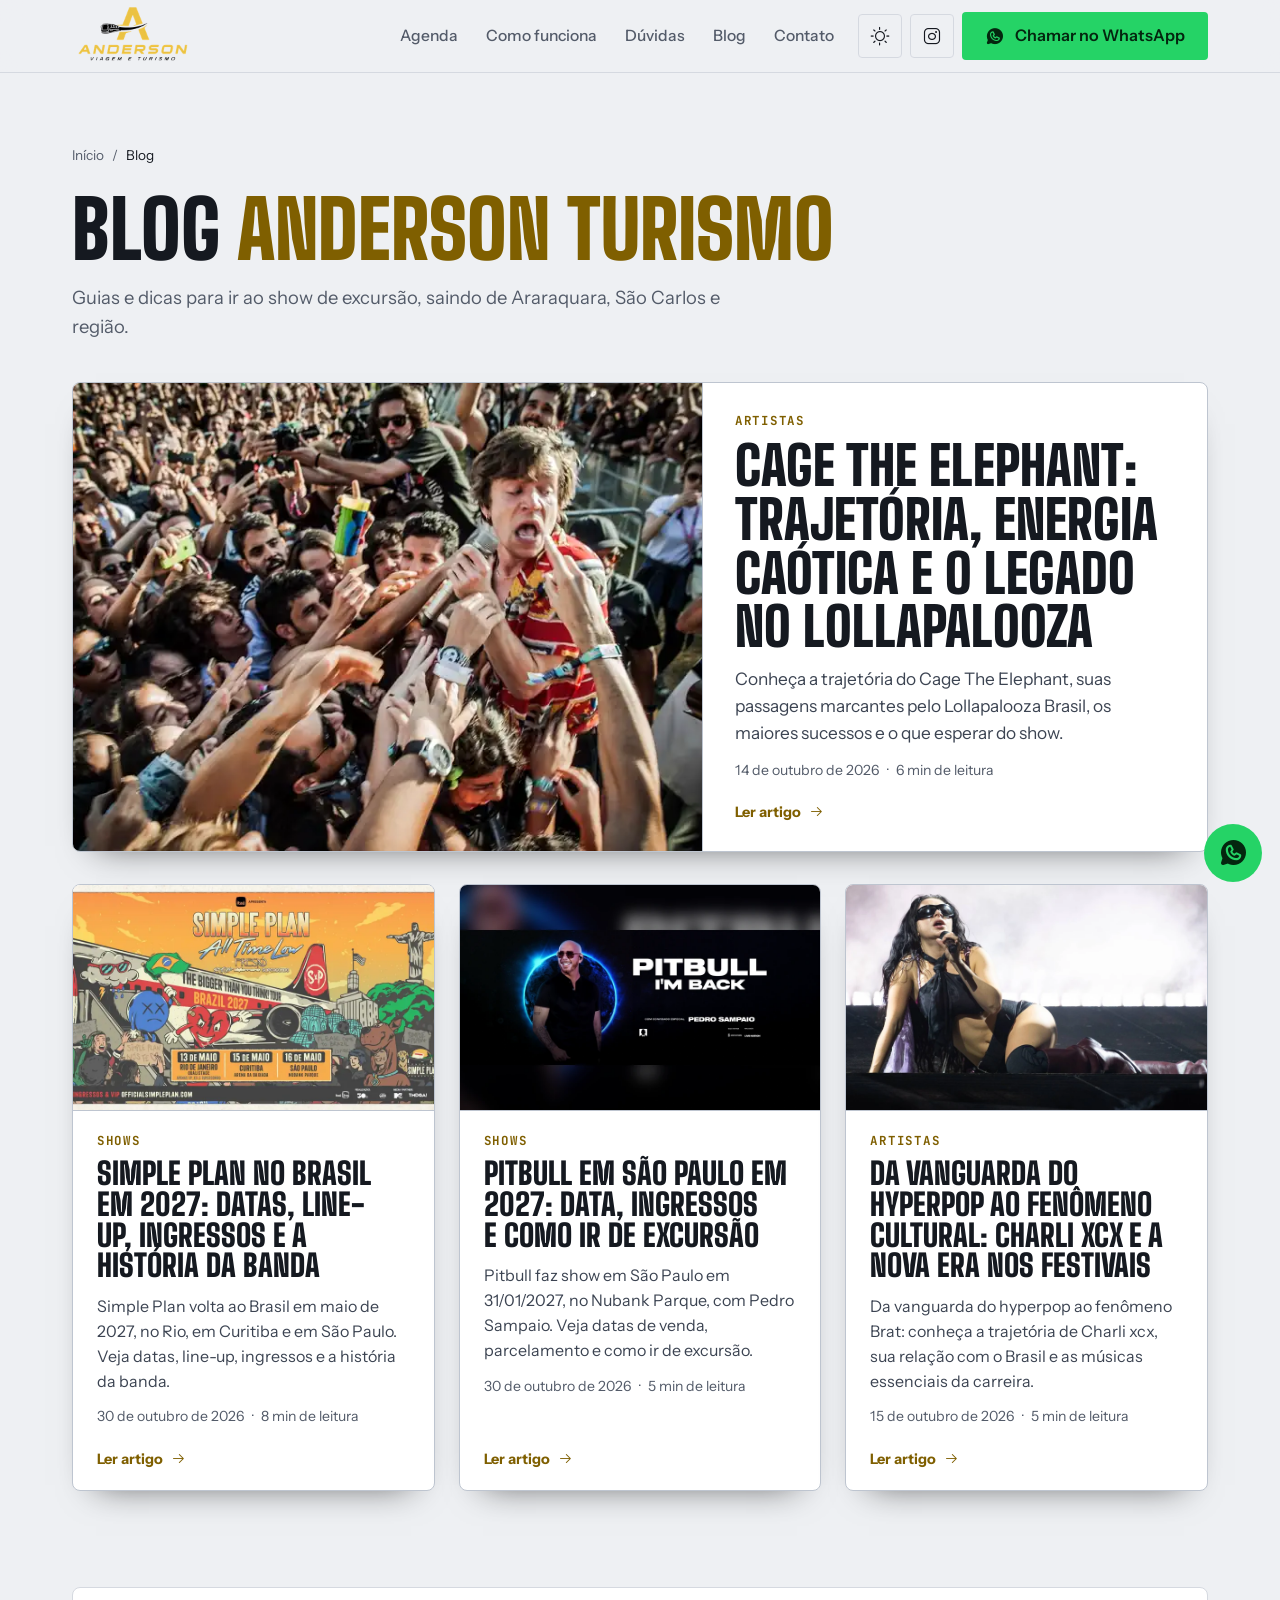
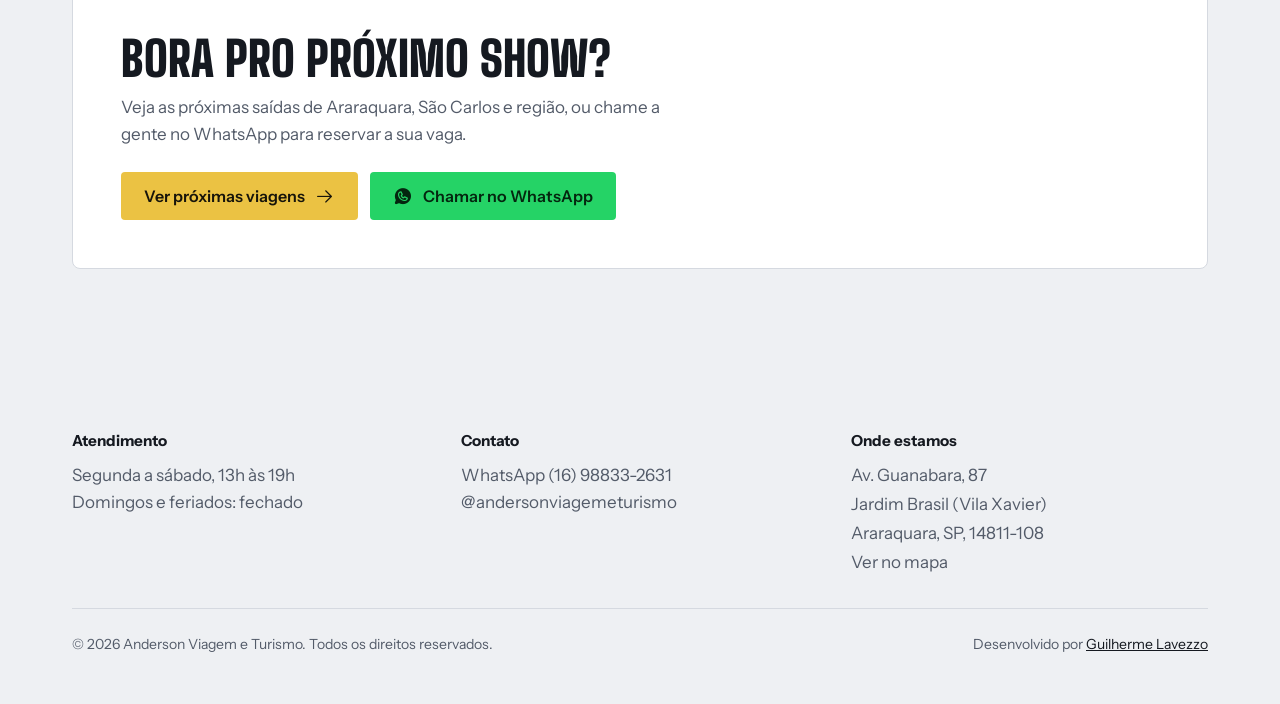
<file: blog/index.html>
<!DOCTYPE html>
<html lang="pt-BR">
<head>
    <meta charset="UTF-8">
    <meta name="viewport" content="width=device-width, initial-scale=1.0, viewport-fit=cover">
    <title>Blog: dicas de excursão para shows | Anderson Viagem e Turismo</title>
    <meta name="description" content="Guias e dicas para ir a shows e festivais de excursão saindo de Araraquara, São Carlos e região: como reservar, o que levar e como funciona a viagem.">
    <meta name="robots" content="index, follow, max-image-preview:large">
    <link rel="canonical" href="https://www.andersonviagemeturismo.com.br/blog/">
    <meta name="author" content="Anderson Viagem e Turismo">
    <meta name="theme-color" content="#0F1217" media="(prefers-color-scheme: dark)">
    <meta name="theme-color" content="#EEF0F3" media="(prefers-color-scheme: light)">
    <meta property="og:type" content="website">
    <meta property="og:site_name" content="Blog Anderson Viagem e Turismo">
    <meta property="og:locale" content="pt_BR">
    <meta property="og:url" content="https://www.andersonviagemeturismo.com.br/blog/">
    <meta property="og:title" content="Blog: dicas de excursão para shows | Anderson Viagem e Turismo">
    <meta property="og:description" content="Guias e dicas para ir a shows e festivais de excursão saindo de Araraquara, São Carlos e região: como reservar, o que levar e como funciona a viagem.">
    <meta property="og:image" content="https://www.andersonviagemeturismo.com.br/assets/img/og.jpg">
    <meta name="twitter:card" content="summary_large_image">
    <meta name="twitter:title" content="Blog: dicas de excursão para shows | Anderson Viagem e Turismo">
    <meta name="twitter:description" content="Guias e dicas para ir a shows e festivais de excursão saindo de Araraquara, São Carlos e região: como reservar, o que levar e como funciona a viagem.">
    <meta name="twitter:image" content="https://www.andersonviagemeturismo.com.br/assets/img/og.jpg">
    <link rel="icon" href="/assets/favicon.png" type="image/png">
    <link rel="alternate" type="application/rss+xml" title="Blog Anderson Viagem e Turismo" href="/blog/feed.xml">

    <script type="application/ld+json">
{
  "@context": "https://schema.org",
  "@graph": [
    {
      "@type": "TravelAgency",
      "@id": "https://www.andersonviagemeturismo.com.br/#agencia",
      "name": "Anderson Viagem e Turismo",
      "url": "https://www.andersonviagemeturismo.com.br/",
      "logo": "https://www.andersonviagemeturismo.com.br/assets/logo-claro.png",
      "image": "https://www.andersonviagemeturismo.com.br/assets/img/og.jpg",
      "description": "Excursões de ida e volta para shows e festivais saindo de Araraquara, São Carlos, Ibaté, Rio Claro e Limeira, com guia credenciado e seguro viagem.",
      "telephone": "+55-16-98833-2631",
      "address": {
        "@type": "PostalAddress",
        "streetAddress": "Av. Guanabara, 87, Jardim Brasil (Vila Xavier)",
        "addressLocality": "Araraquara",
        "addressRegion": "SP",
        "postalCode": "14811-108",
        "addressCountry": "BR"
      },
      "areaServed": [
        {
          "@type": "City",
          "name": "Araraquara"
        },
        {
          "@type": "City",
          "name": "São Carlos"
        },
        {
          "@type": "City",
          "name": "Ibaté"
        },
        {
          "@type": "City",
          "name": "Rio Claro"
        },
        {
          "@type": "City",
          "name": "Limeira"
        }
      ],
      "openingHoursSpecification": [
        {
          "@type": "OpeningHoursSpecification",
          "dayOfWeek": [
            "Monday",
            "Tuesday",
            "Wednesday",
            "Thursday",
            "Friday",
            "Saturday"
          ],
          "opens": "13:00",
          "closes": "19:00"
        }
      ],
      "sameAs": [
        "https://www.instagram.com/andersonviagemeturismo/"
      ]
    },
    {
      "@type": "Blog",
      "@id": "https://www.andersonviagemeturismo.com.br/blog/#blog",
      "url": "https://www.andersonviagemeturismo.com.br/blog/",
      "name": "Blog Anderson Viagem e Turismo",
      "description": "Guias e dicas para ir a shows e festivais de excursão saindo de Araraquara, São Carlos e região: como reservar, o que levar e como funciona a viagem.",
      "inLanguage": "pt-BR",
      "publisher": {
        "@id": "https://www.andersonviagemeturismo.com.br/#agencia"
      },
      "blogPost": [
        {
          "@type": "BlogPosting",
          "headline": "Cage The Elephant: Trajetória, Energia Caótica e o Legado no Lollapalooza",
          "url": "https://www.andersonviagemeturismo.com.br/blog/cage-the-elephant-trajetoria-lollapalooza/",
          "datePublished": "2026-10-14"
        },
        {
          "@type": "BlogPosting",
          "headline": "Simple Plan no Brasil em 2027: datas, line-up, ingressos e a história da banda",
          "url": "https://www.andersonviagemeturismo.com.br/blog/simple-plan-brasil-2027-datas-line-up-historia/",
          "datePublished": "2026-10-30"
        },
        {
          "@type": "BlogPosting",
          "headline": "Pitbull em São Paulo em 2027: data, ingressos e como ir de excursão",
          "url": "https://www.andersonviagemeturismo.com.br/blog/pitbull-sao-paulo-2027-ingressos-excursao/",
          "datePublished": "2026-10-30"
        },
        {
          "@type": "BlogPosting",
          "headline": "Da Vanguarda do Hyperpop ao Fenômeno Cultural: Charli xcx e a Nova Era nos Festivais",
          "url": "https://www.andersonviagemeturismo.com.br/blog/charli-xcx-hyperpop-fenomeno-cultural-festivais/",
          "datePublished": "2026-10-15"
        }
      ]
    },
    {
      "@type": "BreadcrumbList",
      "itemListElement": [
        {
          "@type": "ListItem",
          "position": 1,
          "name": "Início",
          "item": "https://www.andersonviagemeturismo.com.br/"
        },
        {
          "@type": "ListItem",
          "position": 2,
          "name": "Blog",
          "item": "https://www.andersonviagemeturismo.com.br/blog/"
        }
      ]
    }
  ]
}
    </script>

    <!-- Página gerada por tools/gerar_blog.py. Edite o Markdown em tools/blog/posts e rode o script de novo. -->

    <!-- Google Analytics (carrega depois da página, para não atrasar a primeira exibição) -->
    <script>
        window.dataLayer = window.dataLayer || [];
        function gtag(){dataLayer.push(arguments);}
        gtag('js', new Date());
        gtag('config', 'G-4ZXGBNM724');
        window.addEventListener('load', function () {
            var carregar = function () {
                var s = document.createElement('script');
                s.async = true;
                s.src = 'https://www.googletagmanager.com/gtag/js?id=G-4ZXGBNM724';
                document.head.appendChild(s);
            };
            if ('requestIdleCallback' in window) requestIdleCallback(carregar, { timeout: 3000 });
            else setTimeout(carregar, 1500);
        });
    </script>

    <script>
        try {
            var saved = localStorage.getItem('color-theme');
            if (saved === 'light' || saved === 'dark') document.documentElement.dataset.theme = saved;
        } catch (e) {}
    </script>

    <link rel="preload" href="/assets/fonts/big-shoulders-display-latin-1.woff2" as="font" type="font/woff2" crossorigin>
    <link rel="preload" href="/assets/fonts/instrument-sans-latin-3.woff2" as="font" type="font/woff2" crossorigin>
    <style>@font-face { font-family: 'Big Shoulders Display'; font-style: normal; font-weight: 800; font-display: swap; src: url(/assets/fonts/big-shoulders-display-latin-ext-0.woff2) format('woff2'); unicode-range: U+0100-02BA, U+02BD-02C5, U+02C7-02CC, U+02CE-02D7, U+02DD-02FF, U+0304, U+0308, U+0329, U+1D00-1DBF, U+1E00-1E9F, U+1EF2-1EFF, U+2020, U+20A0-20AB, U+20AD-20C4, U+2113, U+2C60-2C7F, U+A720-A7FF; } @font-face { font-family: 'Big Shoulders Display'; font-style: normal; font-weight: 800; font-display: swap; src: url(/assets/fonts/big-shoulders-display-latin-1.woff2) format('woff2'); unicode-range: U+0000-00FF, U+0131, U+0152-0153, U+02BB-02BC, U+02C6, U+02DA, U+02DC, U+0304, U+0308, U+0329, U+2000-206F, U+20AC, U+2122, U+2191, U+2193, U+2212, U+2215, U+FEFF, U+FFFD; } @font-face { font-family: 'Big Shoulders Display'; font-style: normal; font-weight: 900; font-display: swap; src: url(/assets/fonts/big-shoulders-display-latin-ext-0.woff2) format('woff2'); unicode-range: U+0100-02BA, U+02BD-02C5, U+02C7-02CC, U+02CE-02D7, U+02DD-02FF, U+0304, U+0308, U+0329, U+1D00-1DBF, U+1E00-1E9F, U+1EF2-1EFF, U+2020, U+20A0-20AB, U+20AD-20C4, U+2113, U+2C60-2C7F, U+A720-A7FF; } @font-face { font-family: 'Big Shoulders Display'; font-style: normal; font-weight: 900; font-display: swap; src: url(/assets/fonts/big-shoulders-display-latin-1.woff2) format('woff2'); unicode-range: U+0000-00FF, U+0131, U+0152-0153, U+02BB-02BC, U+02C6, U+02DA, U+02DC, U+0304, U+0308, U+0329, U+2000-206F, U+20AC, U+2122, U+2191, U+2193, U+2212, U+2215, U+FEFF, U+FFFD; } @font-face { font-family: 'Instrument Sans'; font-style: normal; font-weight: 400; font-stretch: 100%; font-display: swap; src: url(/assets/fonts/instrument-sans-latin-ext-2.woff2) format('woff2'); unicode-range: U+0100-02BA, U+02BD-02C5, U+02C7-02CC, U+02CE-02D7, U+02DD-02FF, U+0304, U+0308, U+0329, U+1D00-1DBF, U+1E00-1E9F, U+1EF2-1EFF, U+2020, U+20A0-20AB, U+20AD-20C4, U+2113, U+2C60-2C7F, U+A720-A7FF; } @font-face { font-family: 'Instrument Sans'; font-style: normal; font-weight: 400; font-stretch: 100%; font-display: swap; src: url(/assets/fonts/instrument-sans-latin-3.woff2) format('woff2'); unicode-range: U+0000-00FF, U+0131, U+0152-0153, U+02BB-02BC, U+02C6, U+02DA, U+02DC, U+0304, U+0308, U+0329, U+2000-206F, U+20AC, U+2122, U+2191, U+2193, U+2212, U+2215, U+FEFF, U+FFFD; } @font-face { font-family: 'Instrument Sans'; font-style: normal; font-weight: 500; font-stretch: 100%; font-display: swap; src: url(/assets/fonts/instrument-sans-latin-ext-2.woff2) format('woff2'); unicode-range: U+0100-02BA, U+02BD-02C5, U+02C7-02CC, U+02CE-02D7, U+02DD-02FF, U+0304, U+0308, U+0329, U+1D00-1DBF, U+1E00-1E9F, U+1EF2-1EFF, U+2020, U+20A0-20AB, U+20AD-20C4, U+2113, U+2C60-2C7F, U+A720-A7FF; } @font-face { font-family: 'Instrument Sans'; font-style: normal; font-weight: 500; font-stretch: 100%; font-display: swap; src: url(/assets/fonts/instrument-sans-latin-3.woff2) format('woff2'); unicode-range: U+0000-00FF, U+0131, U+0152-0153, U+02BB-02BC, U+02C6, U+02DA, U+02DC, U+0304, U+0308, U+0329, U+2000-206F, U+20AC, U+2122, U+2191, U+2193, U+2212, U+2215, U+FEFF, U+FFFD; } @font-face { font-family: 'Instrument Sans'; font-style: normal; font-weight: 600; font-stretch: 100%; font-display: swap; src: url(/assets/fonts/instrument-sans-latin-ext-2.woff2) format('woff2'); unicode-range: U+0100-02BA, U+02BD-02C5, U+02C7-02CC, U+02CE-02D7, U+02DD-02FF, U+0304, U+0308, U+0329, U+1D00-1DBF, U+1E00-1E9F, U+1EF2-1EFF, U+2020, U+20A0-20AB, U+20AD-20C4, U+2113, U+2C60-2C7F, U+A720-A7FF; } @font-face { font-family: 'Instrument Sans'; font-style: normal; font-weight: 600; font-stretch: 100%; font-display: swap; src: url(/assets/fonts/instrument-sans-latin-3.woff2) format('woff2'); unicode-range: U+0000-00FF, U+0131, U+0152-0153, U+02BB-02BC, U+02C6, U+02DA, U+02DC, U+0304, U+0308, U+0329, U+2000-206F, U+20AC, U+2122, U+2191, U+2193, U+2212, U+2215, U+FEFF, U+FFFD; } @font-face { font-family: 'Instrument Sans'; font-style: normal; font-weight: 700; font-stretch: 100%; font-display: swap; src: url(/assets/fonts/instrument-sans-latin-ext-2.woff2) format('woff2'); unicode-range: U+0100-02BA, U+02BD-02C5, U+02C7-02CC, U+02CE-02D7, U+02DD-02FF, U+0304, U+0308, U+0329, U+1D00-1DBF, U+1E00-1E9F, U+1EF2-1EFF, U+2020, U+20A0-20AB, U+20AD-20C4, U+2113, U+2C60-2C7F, U+A720-A7FF; } @font-face { font-family: 'Instrument Sans'; font-style: normal; font-weight: 700; font-stretch: 100%; font-display: swap; src: url(/assets/fonts/instrument-sans-latin-3.woff2) format('woff2'); unicode-range: U+0000-00FF, U+0131, U+0152-0153, U+02BB-02BC, U+02C6, U+02DA, U+02DC, U+0304, U+0308, U+0329, U+2000-206F, U+20AC, U+2122, U+2191, U+2193, U+2212, U+2215, U+FEFF, U+FFFD; } @font-face { font-family: 'JetBrains Mono'; font-style: normal; font-weight: 500; font-display: swap; src: url(/assets/fonts/jetbrains-mono-latin-ext-4.woff2) format('woff2'); unicode-range: U+0100-02BA, U+02BD-02C5, U+02C7-02CC, U+02CE-02D7, U+02DD-02FF, U+0304, U+0308, U+0329, U+1D00-1DBF, U+1E00-1E9F, U+1EF2-1EFF, U+2020, U+20A0-20AB, U+20AD-20C4, U+2113, U+2C60-2C7F, U+A720-A7FF; } @font-face { font-family: 'JetBrains Mono'; font-style: normal; font-weight: 500; font-display: swap; src: url(/assets/fonts/jetbrains-mono-latin-5.woff2) format('woff2'); unicode-range: U+0000-00FF, U+0131, U+0152-0153, U+02BB-02BC, U+02C6, U+02DA, U+02DC, U+0304, U+0308, U+0329, U+2000-206F, U+20AC, U+2122, U+2191, U+2193, U+2212, U+2215, U+FEFF, U+FFFD; } @font-face { font-family: 'JetBrains Mono'; font-style: normal; font-weight: 700; font-display: swap; src: url(/assets/fonts/jetbrains-mono-latin-ext-4.woff2) format('woff2'); unicode-range: U+0100-02BA, U+02BD-02C5, U+02C7-02CC, U+02CE-02D7, U+02DD-02FF, U+0304, U+0308, U+0329, U+1D00-1DBF, U+1E00-1E9F, U+1EF2-1EFF, U+2020, U+20A0-20AB, U+20AD-20C4, U+2113, U+2C60-2C7F, U+A720-A7FF; } @font-face { font-family: 'JetBrains Mono'; font-style: normal; font-weight: 700; font-display: swap; src: url(/assets/fonts/jetbrains-mono-latin-5.woff2) format('woff2'); unicode-range: U+0000-00FF, U+0131, U+0152-0153, U+02BB-02BC, U+02C6, U+02DA, U+02DC, U+0304, U+0308, U+0329, U+2000-206F, U+20AC, U+2122, U+2191, U+2193, U+2212, U+2215, U+FEFF, U+FFFD; }</style>
    <link rel="stylesheet" href="/assets/icons/phosphor-site.css">
    <link rel="stylesheet" href="/assets/site.css">
    <link rel="stylesheet" href="/assets/blog.css">
</head>
<body>
    <a class="skip-link" href="#conteudo">Pular para o conteúdo</a>

    <header class="topbar">
        <div class="wrap topbar-inner">
            <a class="logo" href="/" aria-label="Anderson Viagem e Turismo, página inicial" translate="no">
                <img class="logo-dark" src="/assets/logo-escuro-360.webp" alt="Anderson Viagem e Turismo" width="120" height="58">
                <img class="logo-light" src="/assets/logo-claro-360.webp" alt="Anderson Viagem e Turismo" width="120" height="58">
            </a>
            <nav class="nav" aria-label="Principal">
                <a href="/#agenda">Agenda</a>
                <a href="/#como-funciona">Como funciona</a>
                <a href="/#duvidas">Dúvidas</a>
                <a href="/blog/" aria-current="page">Blog</a>
                <a href="#contato">Contato</a>
            </nav>
            <div class="top-actions">
                <button class="icon-btn theme-toggle" id="theme-toggle" type="button" aria-label="Alternar tema claro e escuro">
                    <i class="ph ph-moon" aria-hidden="true"></i>
                    <i class="ph ph-sun" aria-hidden="true"></i>
                </button>
                <a class="icon-btn" href="https://www.instagram.com/andersonviagemeturismo/" target="_blank" rel="noopener noreferrer" aria-label="Instagram da Anderson Turismo">
                    <i class="ph ph-instagram-logo" aria-hidden="true"></i>
                </a>
                <a class="btn btn-wa" data-wa="" href="#" target="_blank" rel="noopener noreferrer"><i class="ph-fill ph-whatsapp-logo" aria-hidden="true"></i>Chamar no WhatsApp</a>
                <button class="icon-btn menu-btn" id="menu-btn" type="button" aria-label="Abrir menu" aria-expanded="false" aria-controls="mobile-nav">
                    <i class="ph ph-list" aria-hidden="true"></i>
                </button>
            </div>
        </div>
        <nav class="wrap mobile-nav" id="mobile-nav" aria-label="Menu" hidden>
            <a href="/#agenda">Agenda</a>
            <a href="/#como-funciona">Como funciona</a>
            <a href="/#duvidas">Dúvidas</a>
            <a href="/blog/" aria-current="page">Blog</a>
            <a href="#contato">Contato</a>
            <a class="btn btn-wa" data-wa="" href="#" target="_blank" rel="noopener noreferrer"><i class="ph-fill ph-whatsapp-logo" aria-hidden="true"></i>Chamar no WhatsApp</a>
        </nav>
    </header>

    <main id="conteudo">
        <section class="blog-hero" aria-labelledby="blog-title">
            <div class="wrap">
                <nav class="crumbs" aria-label="Você está em"><a href="/">Início</a><span aria-hidden="true">/</span><span aria-current="page">Blog</span></nav>
                <h1 id="blog-title">Blog <span class="hl">Anderson Turismo</span></h1>
                <p class="lede">Guias e dicas para ir ao show de excursão, saindo de Araraquara, São Carlos e região.</p>
            </div>
        </section>
        <section class="blog-lista" aria-label="Artigos">
            <div class="wrap">
                
                <div class="post-grid">
                <article class="post-card is-first">
                    <a class="post-card-media" href="/blog/cage-the-elephant-trajetoria-lollapalooza/" tabindex="-1" aria-hidden="true">
                        <img src="/assets/img/blog/cage-the-elephant-capa-800.webp" alt="" width="800" height="500" loading="eager" decoding="async" style="object-position: 50% 40%">
                    </a>
                    <div class="post-card-body">
                        <p class="post-cat">Artistas</p>
                        <h2><a href="/blog/cage-the-elephant-trajetoria-lollapalooza/">Cage The Elephant: Trajetória, Energia Caótica e o Legado no Lollapalooza</a></h2>
                        <p class="post-card-desc">Conheça a trajetória do Cage The Elephant, suas passagens marcantes pelo Lollapalooza Brasil, os maiores sucessos e o que esperar do show.</p>
                        <p class="post-meta"><time datetime="2026-10-14">14 de outubro de 2026</time><span aria-hidden="true">·</span>6 min de leitura</p>
                        <span class="post-more" aria-hidden="true">Ler artigo<i class="ph ph-arrow-right"></i></span>
                    </div>
                </article>
                <article class="post-card">
                    <a class="post-card-media" href="/blog/simple-plan-brasil-2027-datas-line-up-historia/" tabindex="-1" aria-hidden="true">
                        <img src="/assets/img/blog/simple-plan-capa-800.webp" alt="" width="800" height="500" loading="lazy" decoding="async" style="object-position: 50% 6%">
                    </a>
                    <div class="post-card-body">
                        <p class="post-cat">Shows</p>
                        <h2><a href="/blog/simple-plan-brasil-2027-datas-line-up-historia/">Simple Plan no Brasil em 2027: datas, line-up, ingressos e a história da banda</a></h2>
                        <p class="post-card-desc">Simple Plan volta ao Brasil em maio de 2027, no Rio, em Curitiba e em São Paulo. Veja datas, line-up, ingressos e a história da banda.</p>
                        <p class="post-meta"><time datetime="2026-10-30">30 de outubro de 2026</time><span aria-hidden="true">·</span>8 min de leitura</p>
                        <span class="post-more" aria-hidden="true">Ler artigo<i class="ph ph-arrow-right"></i></span>
                    </div>
                </article>
                <article class="post-card">
                    <a class="post-card-media" href="/blog/pitbull-sao-paulo-2027-ingressos-excursao/" tabindex="-1" aria-hidden="true">
                        <img src="/assets/img/blog/pitbull-capa-800.webp" alt="" width="800" height="500" loading="lazy" decoding="async">
                    </a>
                    <div class="post-card-body">
                        <p class="post-cat">Shows</p>
                        <h2><a href="/blog/pitbull-sao-paulo-2027-ingressos-excursao/">Pitbull em São Paulo em 2027: data, ingressos e como ir de excursão</a></h2>
                        <p class="post-card-desc">Pitbull faz show em São Paulo em 31/01/2027, no Nubank Parque, com Pedro Sampaio. Veja datas de venda, parcelamento e como ir de excursão.</p>
                        <p class="post-meta"><time datetime="2026-10-30">30 de outubro de 2026</time><span aria-hidden="true">·</span>5 min de leitura</p>
                        <span class="post-more" aria-hidden="true">Ler artigo<i class="ph ph-arrow-right"></i></span>
                    </div>
                </article>
                <article class="post-card">
                    <a class="post-card-media" href="/blog/charli-xcx-hyperpop-fenomeno-cultural-festivais/" tabindex="-1" aria-hidden="true">
                        <img src="/assets/img/blog/charli-xcx-capa-800.webp" alt="" width="800" height="500" loading="lazy" decoding="async" style="object-position: 50% 0%">
                    </a>
                    <div class="post-card-body">
                        <p class="post-cat">Artistas</p>
                        <h2><a href="/blog/charli-xcx-hyperpop-fenomeno-cultural-festivais/">Da Vanguarda do Hyperpop ao Fenômeno Cultural: Charli xcx e a Nova Era nos Festivais</a></h2>
                        <p class="post-card-desc">Da vanguarda do hyperpop ao fenômeno Brat: conheça a trajetória de Charli xcx, sua relação com o Brasil e as músicas essenciais da carreira.</p>
                        <p class="post-meta"><time datetime="2026-10-15">15 de outubro de 2026</time><span aria-hidden="true">·</span>5 min de leitura</p>
                        <span class="post-more" aria-hidden="true">Ler artigo<i class="ph ph-arrow-right"></i></span>
                    </div>
                </article>
                </div>
            </div>
        </section>

        <section class="blog-cta" id="contato" aria-labelledby="cta-title">
            <div class="wrap">
                <div class="blog-cta-box">
                    <div>
                        <h2 id="cta-title">Bora pro próximo show?</h2>
                        <p>Veja as próximas saídas de Araraquara, São Carlos e região, ou chame a gente no WhatsApp para reservar a sua vaga.</p>
                    </div>
                    <div class="cta-row">
                        <a class="btn btn-primary" href="/#agenda">Ver próximas viagens<i class="ph ph-arrow-right" aria-hidden="true"></i></a>
                        <a class="btn btn-wa" data-wa="Vi o blog e quero reservar" href="#" target="_blank" rel="noopener noreferrer"><i class="ph-fill ph-whatsapp-logo" aria-hidden="true"></i>Chamar no WhatsApp</a>
                    </div>
                </div>
            </div>
        </section>
    </main>

    <footer class="wrap">
        <div class="footer-grid">
            <div>
                <h3>Atendimento</h3>
                <p>Segunda a sábado, 13h às 19h</p>
                <p>Domingos e feriados: fechado</p>
            </div>
            <div>
                <h3>Contato</h3>
                <p><a data-wa="" href="#" target="_blank" rel="noopener noreferrer">WhatsApp (16)&nbsp;98833-2631</a></p>
                <p><a href="https://www.instagram.com/andersonviagemeturismo/" target="_blank" rel="noopener noreferrer">@andersonviagemeturismo</a></p>
            </div>
            <div>
                <h3>Onde estamos</h3>
                <address>
                    <p>Av. Guanabara, 87</p>
                    <p>Jardim Brasil (Vila Xavier)</p>
                    <p>Araraquara, SP, 14811-108</p>
                    <p><a href="https://www.google.com/maps/search/?api=1&amp;query=Anderson+Viagem+e+Turismo+Av.+Guanabara+87+Araraquara+SP" target="_blank" rel="noopener noreferrer">Ver no mapa</a></p>
                </address>
            </div>
        </div>
        <div class="legal">
            <p>© <span data-year>2026</span> <span translate="no">Anderson Viagem e Turismo</span>. Todos os direitos reservados.</p>
            <p>Desenvolvido por <a href="https://www.guilhermelavezzo.com.br/" target="_blank" rel="noopener noreferrer">Guilherme Lavezzo</a></p>
        </div>
    </footer>

    <a class="wa-float" data-wa="" href="#" target="_blank" rel="noopener noreferrer" aria-label="Chamar no WhatsApp">
        <i class="ph-fill ph-whatsapp-logo" aria-hidden="true"></i>
    </a>

    <script src="/assets/site.js"></script>
</body>
</html>
</file>
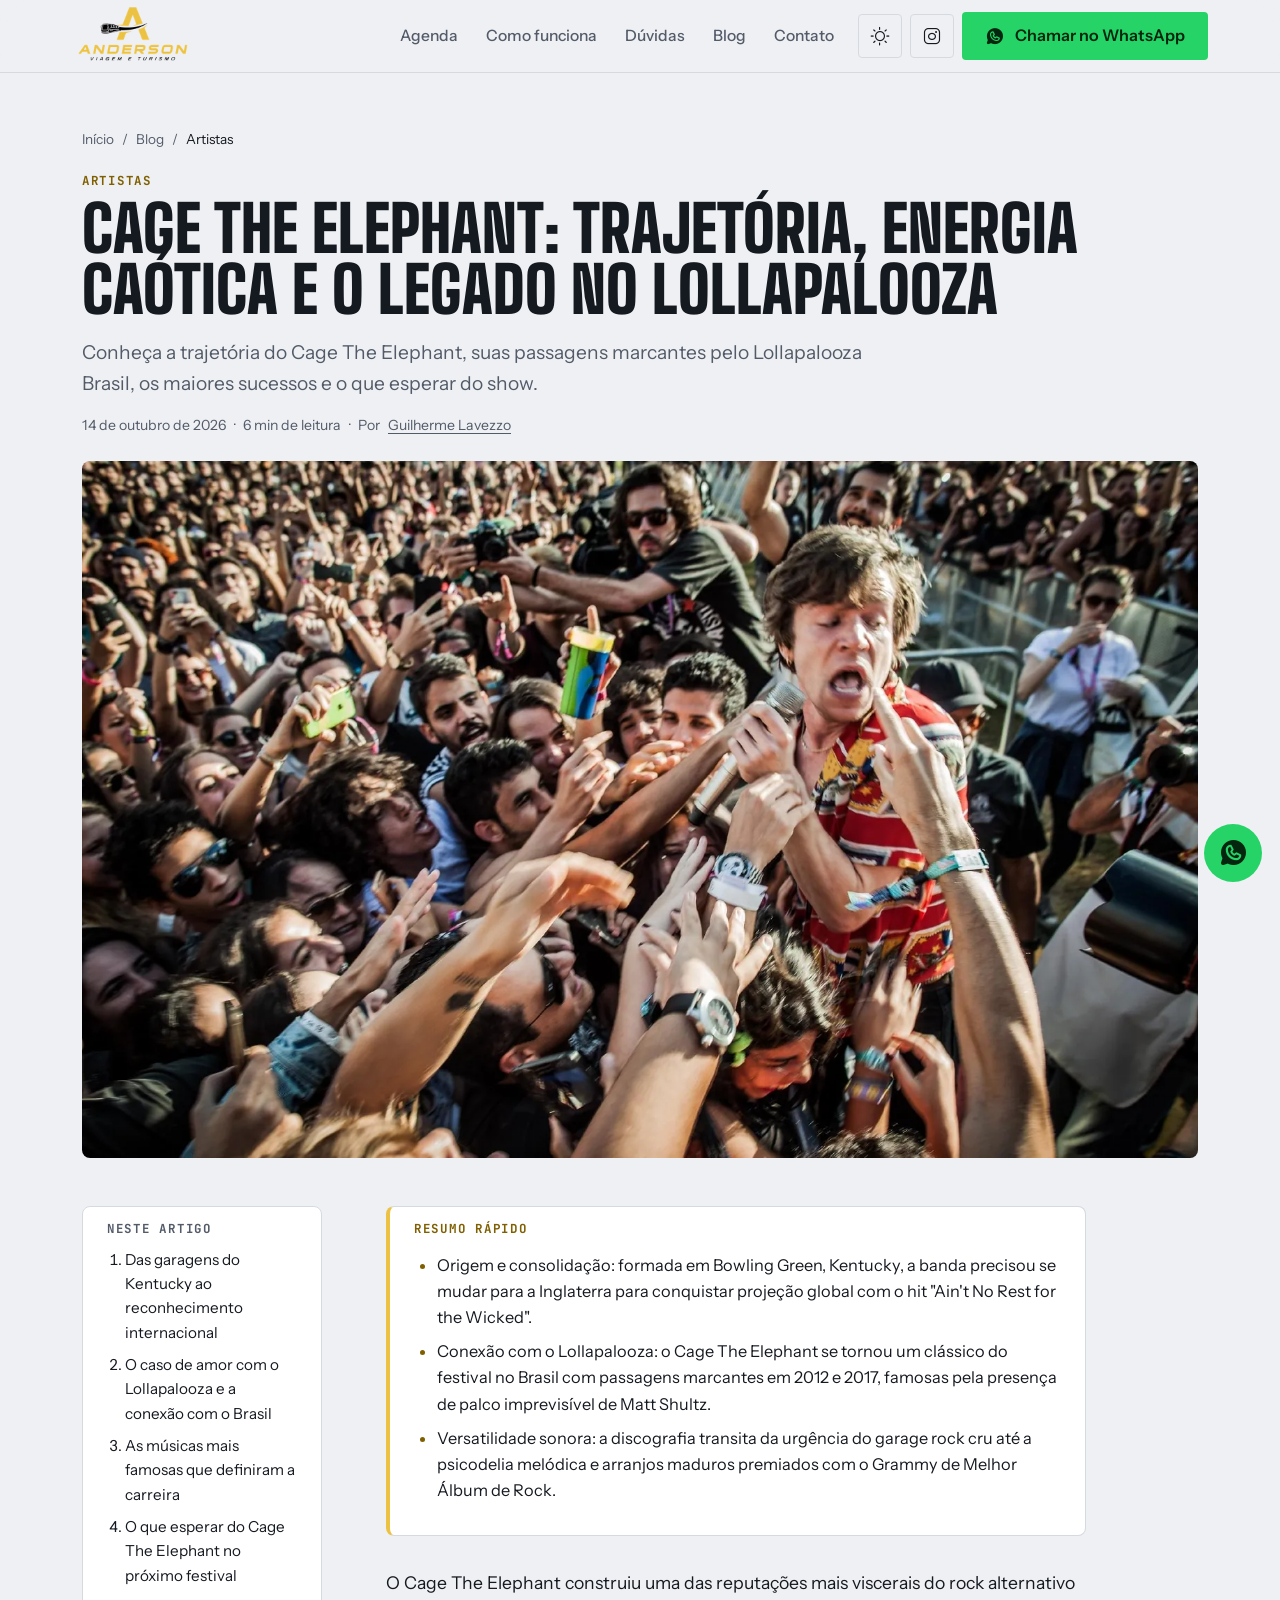
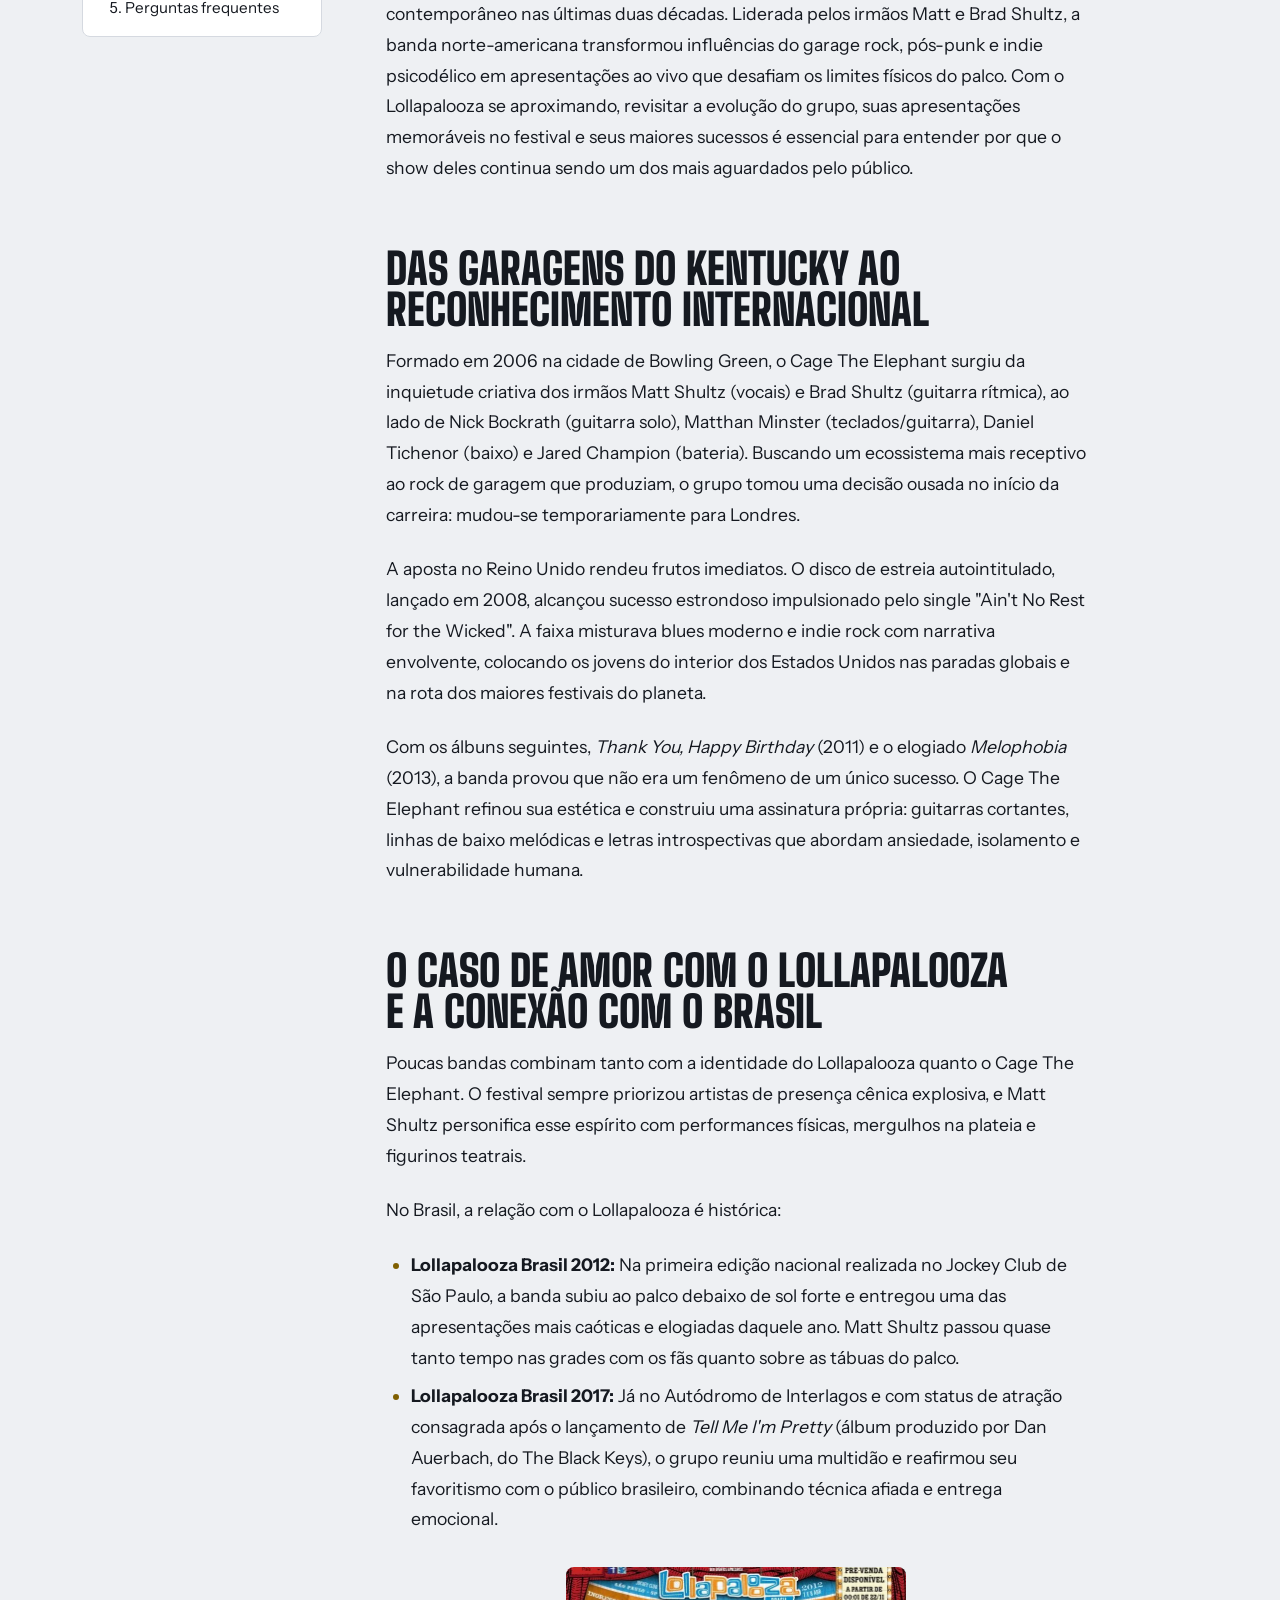
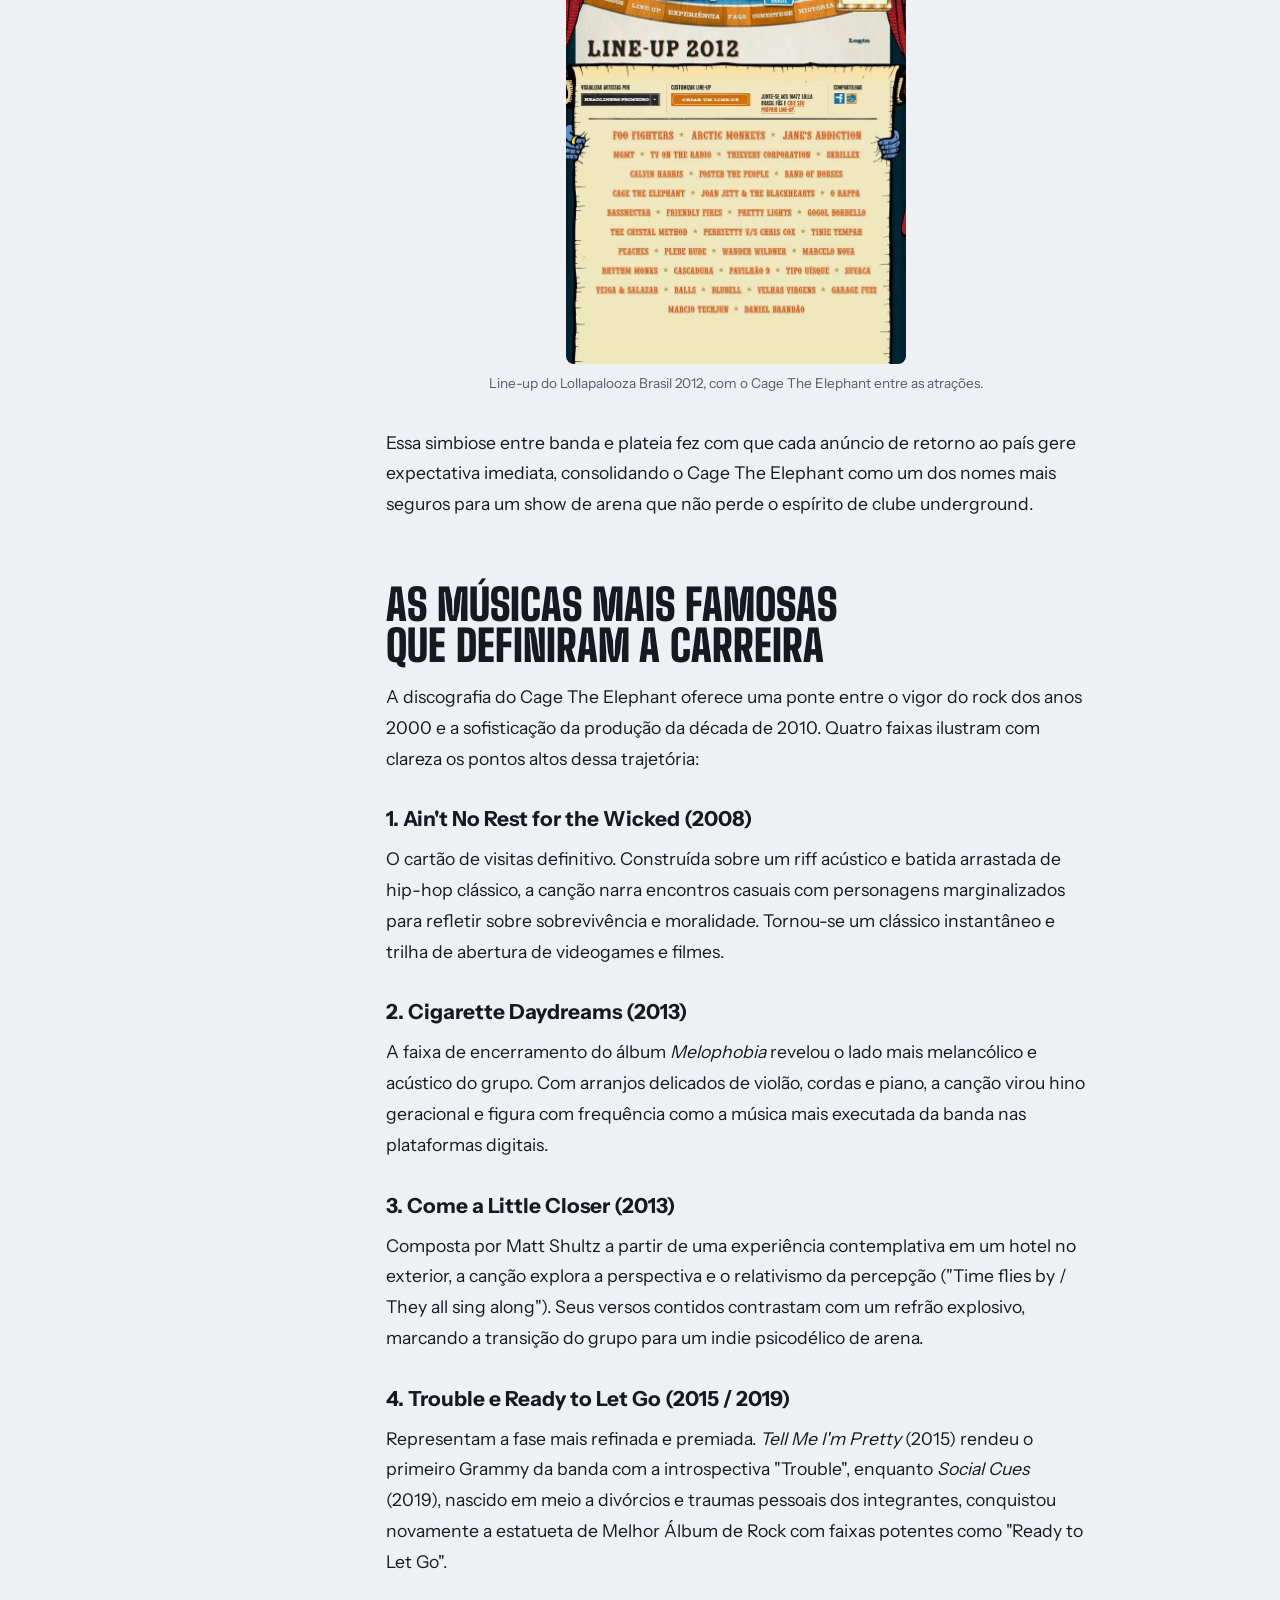
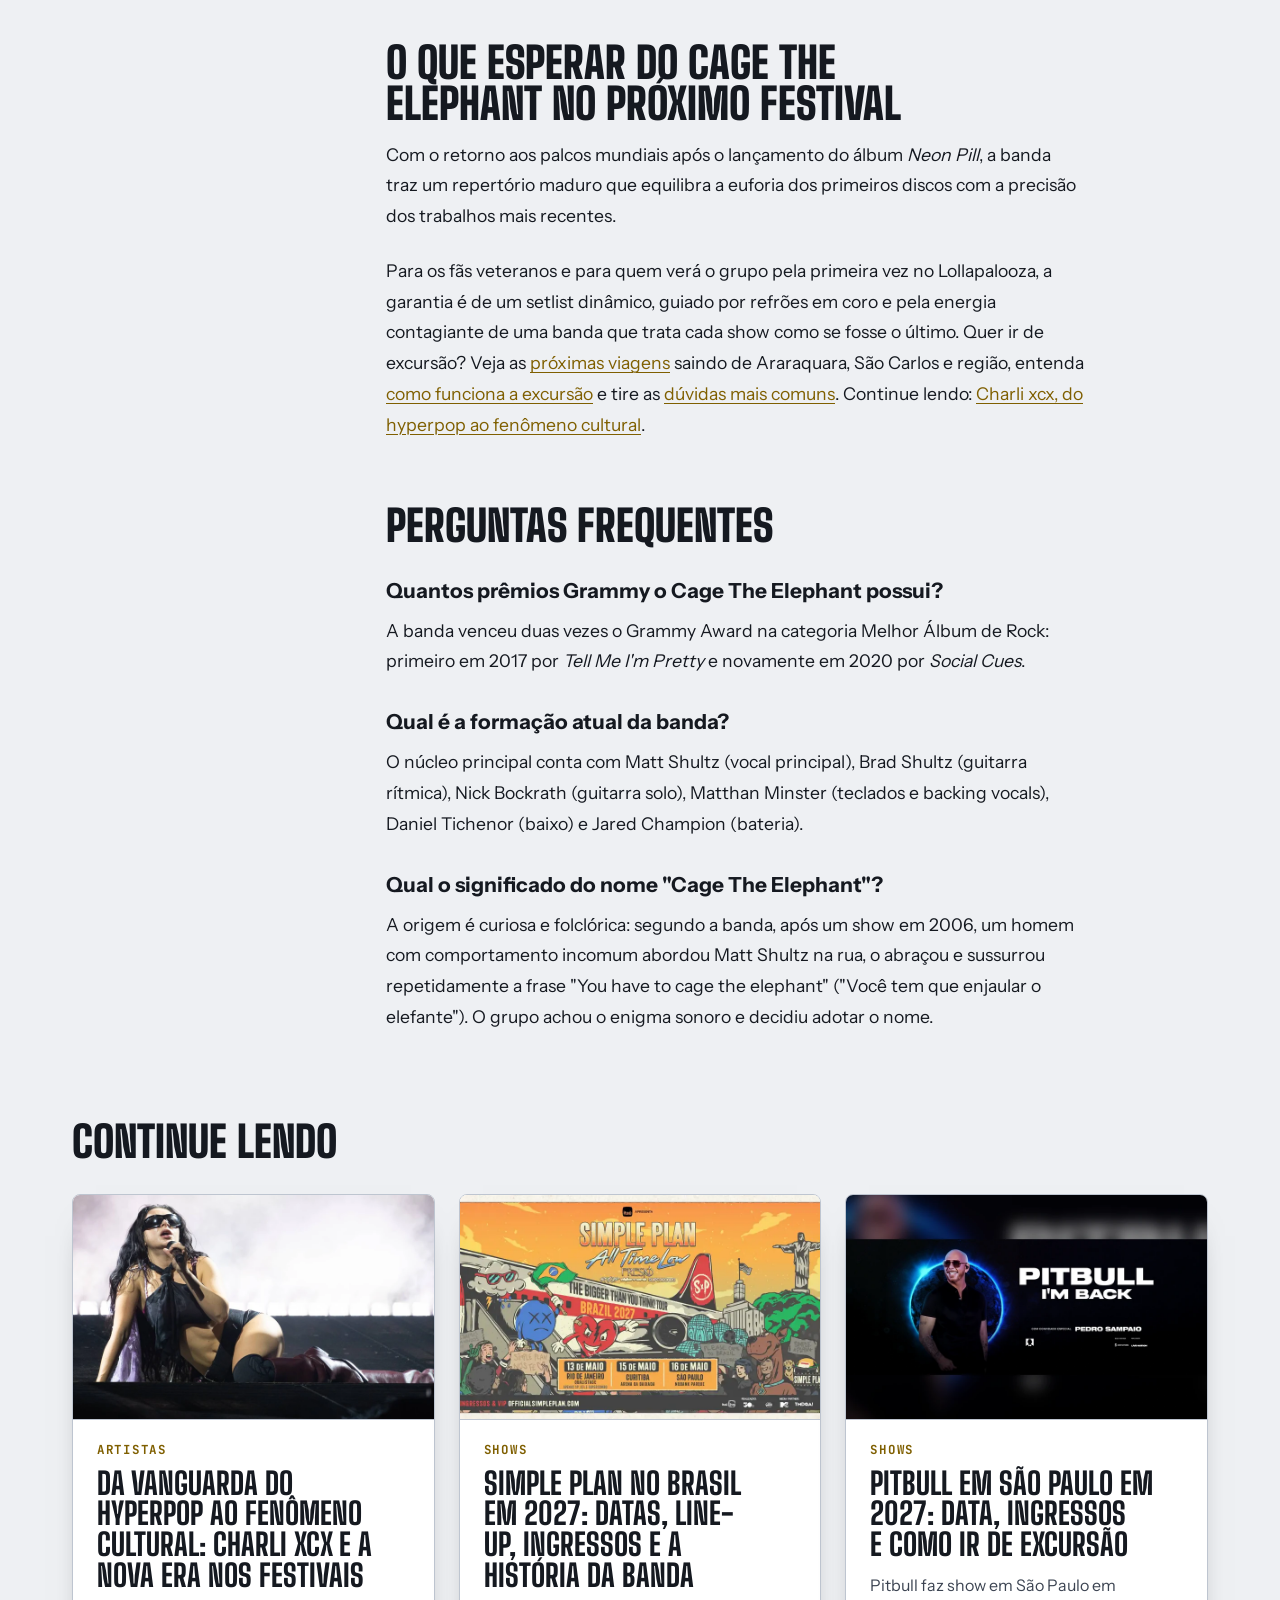
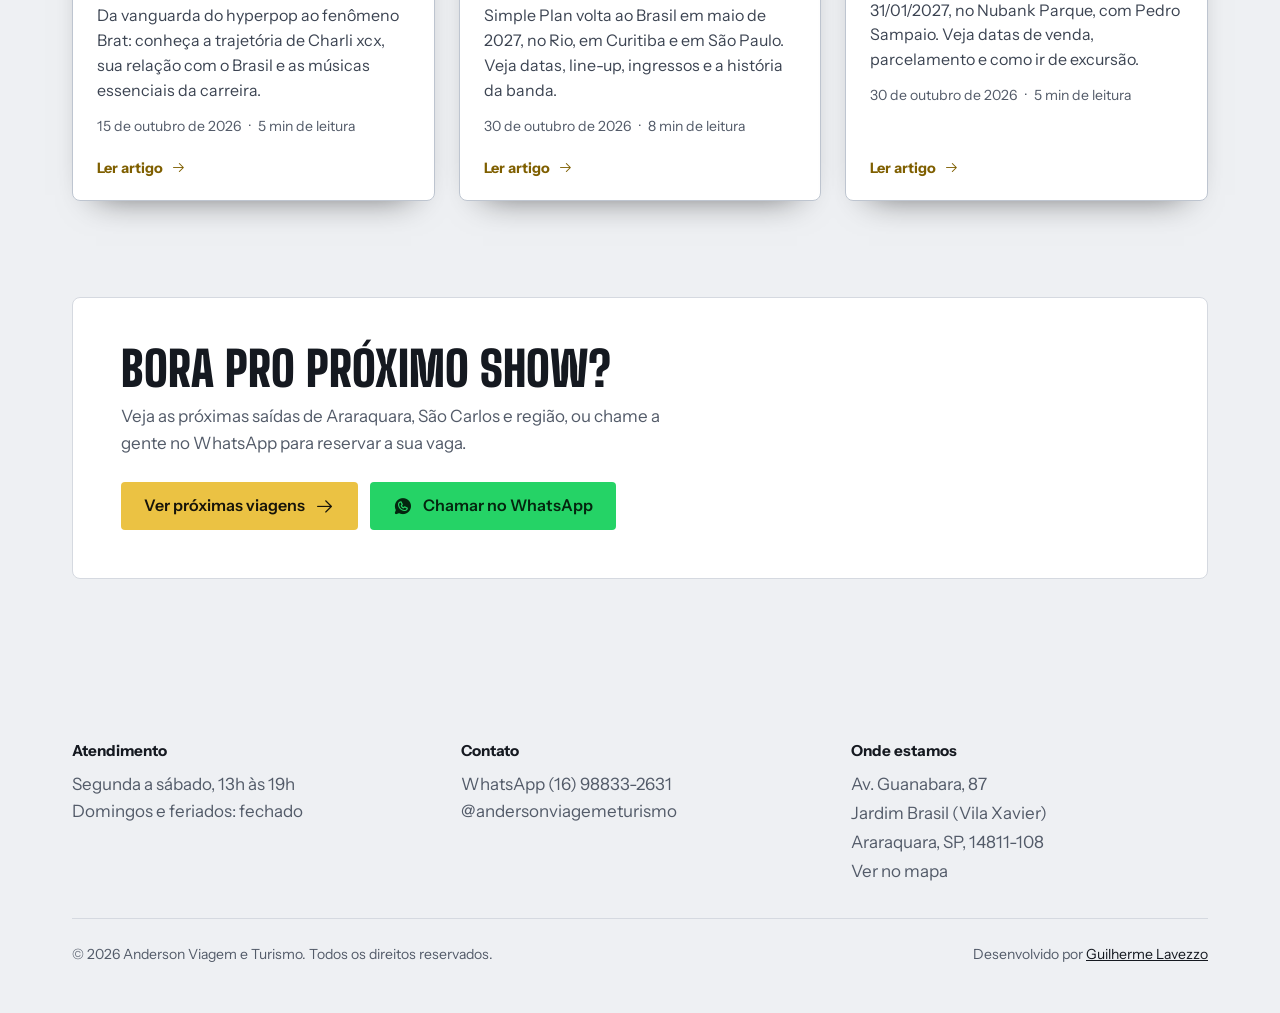
<file: blog/cage-the-elephant-trajetoria-lollapalooza/index.html>
<!DOCTYPE html>
<html lang="pt-BR">
<head>
    <meta charset="UTF-8">
    <meta name="viewport" content="width=device-width, initial-scale=1.0, viewport-fit=cover">
    <title>Cage The Elephant: história, hits e o Lollapalooza</title>
    <meta name="description" content="Conheça a trajetória do Cage The Elephant, suas passagens marcantes pelo Lollapalooza Brasil, os maiores sucessos e o que esperar do show.">
    <meta name="robots" content="index, follow, max-image-preview:large">
    <link rel="canonical" href="https://www.andersonviagemeturismo.com.br/blog/cage-the-elephant-trajetoria-lollapalooza/">
    <meta name="author" content="Anderson Viagem e Turismo">
    <meta name="theme-color" content="#0F1217" media="(prefers-color-scheme: dark)">
    <meta name="theme-color" content="#EEF0F3" media="(prefers-color-scheme: light)">
    <meta property="og:type" content="article">
    <meta property="og:site_name" content="Blog Anderson Viagem e Turismo">
    <meta property="og:locale" content="pt_BR">
    <meta property="og:url" content="https://www.andersonviagemeturismo.com.br/blog/cage-the-elephant-trajetoria-lollapalooza/">
    <meta property="og:title" content="Cage The Elephant: história, hits e o Lollapalooza">
    <meta property="og:description" content="Conheça a trajetória do Cage The Elephant, suas passagens marcantes pelo Lollapalooza Brasil, os maiores sucessos e o que esperar do show.">
    <meta property="og:image" content="https://www.andersonviagemeturismo.com.br/assets/img/blog/cage-the-elephant-og.jpg">
    <meta property="article:published_time" content="2026-10-14">
    <meta property="article:modified_time" content="2026-10-14">
    <meta property="article:section" content="Artistas">
    <meta name="twitter:card" content="summary_large_image">
    <meta name="twitter:title" content="Cage The Elephant: história, hits e o Lollapalooza">
    <meta name="twitter:description" content="Conheça a trajetória do Cage The Elephant, suas passagens marcantes pelo Lollapalooza Brasil, os maiores sucessos e o que esperar do show.">
    <meta name="twitter:image" content="https://www.andersonviagemeturismo.com.br/assets/img/blog/cage-the-elephant-og.jpg">
    <link rel="icon" href="/assets/favicon.png" type="image/png">
    <link rel="alternate" type="application/rss+xml" title="Blog Anderson Viagem e Turismo" href="/blog/feed.xml">

    <script type="application/ld+json">
{
  "@context": "https://schema.org",
  "@graph": [
    {
      "@type": "TravelAgency",
      "@id": "https://www.andersonviagemeturismo.com.br/#agencia",
      "name": "Anderson Viagem e Turismo",
      "url": "https://www.andersonviagemeturismo.com.br/",
      "logo": "https://www.andersonviagemeturismo.com.br/assets/logo-claro.png",
      "image": "https://www.andersonviagemeturismo.com.br/assets/img/og.jpg",
      "description": "Excursões de ida e volta para shows e festivais saindo de Araraquara, São Carlos, Ibaté, Rio Claro e Limeira, com guia credenciado e seguro viagem.",
      "telephone": "+55-16-98833-2631",
      "address": {
        "@type": "PostalAddress",
        "streetAddress": "Av. Guanabara, 87, Jardim Brasil (Vila Xavier)",
        "addressLocality": "Araraquara",
        "addressRegion": "SP",
        "postalCode": "14811-108",
        "addressCountry": "BR"
      },
      "areaServed": [
        {
          "@type": "City",
          "name": "Araraquara"
        },
        {
          "@type": "City",
          "name": "São Carlos"
        },
        {
          "@type": "City",
          "name": "Ibaté"
        },
        {
          "@type": "City",
          "name": "Rio Claro"
        },
        {
          "@type": "City",
          "name": "Limeira"
        }
      ],
      "openingHoursSpecification": [
        {
          "@type": "OpeningHoursSpecification",
          "dayOfWeek": [
            "Monday",
            "Tuesday",
            "Wednesday",
            "Thursday",
            "Friday",
            "Saturday"
          ],
          "opens": "13:00",
          "closes": "19:00"
        }
      ],
      "sameAs": [
        "https://www.instagram.com/andersonviagemeturismo/"
      ]
    },
    {
      "@type": "BlogPosting",
      "@id": "https://www.andersonviagemeturismo.com.br/blog/cage-the-elephant-trajetoria-lollapalooza/#artigo",
      "headline": "Cage The Elephant: Trajetória, Energia Caótica e o Legado no Lollapalooza",
      "description": "Conheça a trajetória do Cage The Elephant, suas passagens marcantes pelo Lollapalooza Brasil, os maiores sucessos e o que esperar do show.",
      "image": [
        "https://www.andersonviagemeturismo.com.br/assets/img/blog/cage-the-elephant-capa-1600.webp",
        "https://www.andersonviagemeturismo.com.br/assets/img/blog/cage-the-elephant-og.jpg"
      ],
      "datePublished": "2026-10-14",
      "dateModified": "2026-10-14",
      "inLanguage": "pt-BR",
      "wordCount": 1018,
      "author": {
        "@type": "Person",
        "name": "Guilherme Lavezzo",
        "url": "https://www.guilhermelavezzo.com.br/"
      },
      "publisher": {
        "@type": "Organization",
        "@id": "https://www.andersonviagemeturismo.com.br/#agencia",
        "name": "Anderson Viagem e Turismo",
        "logo": {
          "@type": "ImageObject",
          "url": "https://www.andersonviagemeturismo.com.br/assets/logo-claro.png"
        }
      },
      "mainEntityOfPage": "https://www.andersonviagemeturismo.com.br/blog/cage-the-elephant-trajetoria-lollapalooza/"
    },
    {
      "@type": "BreadcrumbList",
      "itemListElement": [
        {
          "@type": "ListItem",
          "position": 1,
          "name": "Início",
          "item": "https://www.andersonviagemeturismo.com.br/"
        },
        {
          "@type": "ListItem",
          "position": 2,
          "name": "Blog",
          "item": "https://www.andersonviagemeturismo.com.br/blog/"
        },
        {
          "@type": "ListItem",
          "position": 3,
          "name": "Cage The Elephant: Trajetória, Energia Caótica e o Legado no Lollapalooza",
          "item": "https://www.andersonviagemeturismo.com.br/blog/cage-the-elephant-trajetoria-lollapalooza/"
        }
      ]
    },
    {
      "@type": "FAQPage",
      "mainEntity": [
        {
          "@type": "Question",
          "name": "Quantos prêmios Grammy o Cage The Elephant possui?",
          "acceptedAnswer": {
            "@type": "Answer",
            "text": "A banda venceu duas vezes o Grammy Award na categoria Melhor Álbum de Rock: primeiro em 2017 por Tell Me I'm Pretty e novamente em 2020 por Social Cues ."
          }
        },
        {
          "@type": "Question",
          "name": "Qual é a formação atual da banda?",
          "acceptedAnswer": {
            "@type": "Answer",
            "text": "O núcleo principal conta com Matt Shultz (vocal principal), Brad Shultz (guitarra rítmica), Nick Bockrath (guitarra solo), Matthan Minster (teclados e backing vocals), Daniel Tichenor (baixo) e Jared Champion (bateria)."
          }
        },
        {
          "@type": "Question",
          "name": "Qual o significado do nome \"Cage The Elephant\"?",
          "acceptedAnswer": {
            "@type": "Answer",
            "text": "A origem é curiosa e folclórica: segundo a banda, após um show em 2006, um homem com comportamento incomum abordou Matt Shultz na rua, o abraçou e sussurrou repetidamente a frase \"You have to cage the elephant\" (\"Você tem que enjaular o elefante\"). O grupo achou o enigma sonoro e decidiu adotar o nome."
          }
        }
      ]
    }
  ]
}
    </script>

    <!-- Página gerada por tools/gerar_blog.py. Edite o Markdown em tools/blog/posts e rode o script de novo. -->

    <!-- Google Analytics (carrega depois da página, para não atrasar a primeira exibição) -->
    <script>
        window.dataLayer = window.dataLayer || [];
        function gtag(){dataLayer.push(arguments);}
        gtag('js', new Date());
        gtag('config', 'G-4ZXGBNM724');
        window.addEventListener('load', function () {
            var carregar = function () {
                var s = document.createElement('script');
                s.async = true;
                s.src = 'https://www.googletagmanager.com/gtag/js?id=G-4ZXGBNM724';
                document.head.appendChild(s);
            };
            if ('requestIdleCallback' in window) requestIdleCallback(carregar, { timeout: 3000 });
            else setTimeout(carregar, 1500);
        });
    </script>

    <script>
        try {
            var saved = localStorage.getItem('color-theme');
            if (saved === 'light' || saved === 'dark') document.documentElement.dataset.theme = saved;
        } catch (e) {}
    </script>

    <link rel="preload" href="/assets/fonts/big-shoulders-display-latin-1.woff2" as="font" type="font/woff2" crossorigin>
    <link rel="preload" href="/assets/fonts/instrument-sans-latin-3.woff2" as="font" type="font/woff2" crossorigin>
    <link rel="preload" as="image" href="/assets/img/blog/cage-the-elephant-capa-1600.webp" imagesrcset="/assets/img/blog/cage-the-elephant-capa-800.webp 800w, /assets/img/blog/cage-the-elephant-capa-1600.webp 1600w" imagesizes="(max-width: 960px) 100vw, 940px" fetchpriority="high">
    <style>@font-face { font-family: 'Big Shoulders Display'; font-style: normal; font-weight: 800; font-display: swap; src: url(/assets/fonts/big-shoulders-display-latin-ext-0.woff2) format('woff2'); unicode-range: U+0100-02BA, U+02BD-02C5, U+02C7-02CC, U+02CE-02D7, U+02DD-02FF, U+0304, U+0308, U+0329, U+1D00-1DBF, U+1E00-1E9F, U+1EF2-1EFF, U+2020, U+20A0-20AB, U+20AD-20C4, U+2113, U+2C60-2C7F, U+A720-A7FF; } @font-face { font-family: 'Big Shoulders Display'; font-style: normal; font-weight: 800; font-display: swap; src: url(/assets/fonts/big-shoulders-display-latin-1.woff2) format('woff2'); unicode-range: U+0000-00FF, U+0131, U+0152-0153, U+02BB-02BC, U+02C6, U+02DA, U+02DC, U+0304, U+0308, U+0329, U+2000-206F, U+20AC, U+2122, U+2191, U+2193, U+2212, U+2215, U+FEFF, U+FFFD; } @font-face { font-family: 'Big Shoulders Display'; font-style: normal; font-weight: 900; font-display: swap; src: url(/assets/fonts/big-shoulders-display-latin-ext-0.woff2) format('woff2'); unicode-range: U+0100-02BA, U+02BD-02C5, U+02C7-02CC, U+02CE-02D7, U+02DD-02FF, U+0304, U+0308, U+0329, U+1D00-1DBF, U+1E00-1E9F, U+1EF2-1EFF, U+2020, U+20A0-20AB, U+20AD-20C4, U+2113, U+2C60-2C7F, U+A720-A7FF; } @font-face { font-family: 'Big Shoulders Display'; font-style: normal; font-weight: 900; font-display: swap; src: url(/assets/fonts/big-shoulders-display-latin-1.woff2) format('woff2'); unicode-range: U+0000-00FF, U+0131, U+0152-0153, U+02BB-02BC, U+02C6, U+02DA, U+02DC, U+0304, U+0308, U+0329, U+2000-206F, U+20AC, U+2122, U+2191, U+2193, U+2212, U+2215, U+FEFF, U+FFFD; } @font-face { font-family: 'Instrument Sans'; font-style: normal; font-weight: 400; font-stretch: 100%; font-display: swap; src: url(/assets/fonts/instrument-sans-latin-ext-2.woff2) format('woff2'); unicode-range: U+0100-02BA, U+02BD-02C5, U+02C7-02CC, U+02CE-02D7, U+02DD-02FF, U+0304, U+0308, U+0329, U+1D00-1DBF, U+1E00-1E9F, U+1EF2-1EFF, U+2020, U+20A0-20AB, U+20AD-20C4, U+2113, U+2C60-2C7F, U+A720-A7FF; } @font-face { font-family: 'Instrument Sans'; font-style: normal; font-weight: 400; font-stretch: 100%; font-display: swap; src: url(/assets/fonts/instrument-sans-latin-3.woff2) format('woff2'); unicode-range: U+0000-00FF, U+0131, U+0152-0153, U+02BB-02BC, U+02C6, U+02DA, U+02DC, U+0304, U+0308, U+0329, U+2000-206F, U+20AC, U+2122, U+2191, U+2193, U+2212, U+2215, U+FEFF, U+FFFD; } @font-face { font-family: 'Instrument Sans'; font-style: normal; font-weight: 500; font-stretch: 100%; font-display: swap; src: url(/assets/fonts/instrument-sans-latin-ext-2.woff2) format('woff2'); unicode-range: U+0100-02BA, U+02BD-02C5, U+02C7-02CC, U+02CE-02D7, U+02DD-02FF, U+0304, U+0308, U+0329, U+1D00-1DBF, U+1E00-1E9F, U+1EF2-1EFF, U+2020, U+20A0-20AB, U+20AD-20C4, U+2113, U+2C60-2C7F, U+A720-A7FF; } @font-face { font-family: 'Instrument Sans'; font-style: normal; font-weight: 500; font-stretch: 100%; font-display: swap; src: url(/assets/fonts/instrument-sans-latin-3.woff2) format('woff2'); unicode-range: U+0000-00FF, U+0131, U+0152-0153, U+02BB-02BC, U+02C6, U+02DA, U+02DC, U+0304, U+0308, U+0329, U+2000-206F, U+20AC, U+2122, U+2191, U+2193, U+2212, U+2215, U+FEFF, U+FFFD; } @font-face { font-family: 'Instrument Sans'; font-style: normal; font-weight: 600; font-stretch: 100%; font-display: swap; src: url(/assets/fonts/instrument-sans-latin-ext-2.woff2) format('woff2'); unicode-range: U+0100-02BA, U+02BD-02C5, U+02C7-02CC, U+02CE-02D7, U+02DD-02FF, U+0304, U+0308, U+0329, U+1D00-1DBF, U+1E00-1E9F, U+1EF2-1EFF, U+2020, U+20A0-20AB, U+20AD-20C4, U+2113, U+2C60-2C7F, U+A720-A7FF; } @font-face { font-family: 'Instrument Sans'; font-style: normal; font-weight: 600; font-stretch: 100%; font-display: swap; src: url(/assets/fonts/instrument-sans-latin-3.woff2) format('woff2'); unicode-range: U+0000-00FF, U+0131, U+0152-0153, U+02BB-02BC, U+02C6, U+02DA, U+02DC, U+0304, U+0308, U+0329, U+2000-206F, U+20AC, U+2122, U+2191, U+2193, U+2212, U+2215, U+FEFF, U+FFFD; } @font-face { font-family: 'Instrument Sans'; font-style: normal; font-weight: 700; font-stretch: 100%; font-display: swap; src: url(/assets/fonts/instrument-sans-latin-ext-2.woff2) format('woff2'); unicode-range: U+0100-02BA, U+02BD-02C5, U+02C7-02CC, U+02CE-02D7, U+02DD-02FF, U+0304, U+0308, U+0329, U+1D00-1DBF, U+1E00-1E9F, U+1EF2-1EFF, U+2020, U+20A0-20AB, U+20AD-20C4, U+2113, U+2C60-2C7F, U+A720-A7FF; } @font-face { font-family: 'Instrument Sans'; font-style: normal; font-weight: 700; font-stretch: 100%; font-display: swap; src: url(/assets/fonts/instrument-sans-latin-3.woff2) format('woff2'); unicode-range: U+0000-00FF, U+0131, U+0152-0153, U+02BB-02BC, U+02C6, U+02DA, U+02DC, U+0304, U+0308, U+0329, U+2000-206F, U+20AC, U+2122, U+2191, U+2193, U+2212, U+2215, U+FEFF, U+FFFD; } @font-face { font-family: 'JetBrains Mono'; font-style: normal; font-weight: 500; font-display: swap; src: url(/assets/fonts/jetbrains-mono-latin-ext-4.woff2) format('woff2'); unicode-range: U+0100-02BA, U+02BD-02C5, U+02C7-02CC, U+02CE-02D7, U+02DD-02FF, U+0304, U+0308, U+0329, U+1D00-1DBF, U+1E00-1E9F, U+1EF2-1EFF, U+2020, U+20A0-20AB, U+20AD-20C4, U+2113, U+2C60-2C7F, U+A720-A7FF; } @font-face { font-family: 'JetBrains Mono'; font-style: normal; font-weight: 500; font-display: swap; src: url(/assets/fonts/jetbrains-mono-latin-5.woff2) format('woff2'); unicode-range: U+0000-00FF, U+0131, U+0152-0153, U+02BB-02BC, U+02C6, U+02DA, U+02DC, U+0304, U+0308, U+0329, U+2000-206F, U+20AC, U+2122, U+2191, U+2193, U+2212, U+2215, U+FEFF, U+FFFD; } @font-face { font-family: 'JetBrains Mono'; font-style: normal; font-weight: 700; font-display: swap; src: url(/assets/fonts/jetbrains-mono-latin-ext-4.woff2) format('woff2'); unicode-range: U+0100-02BA, U+02BD-02C5, U+02C7-02CC, U+02CE-02D7, U+02DD-02FF, U+0304, U+0308, U+0329, U+1D00-1DBF, U+1E00-1E9F, U+1EF2-1EFF, U+2020, U+20A0-20AB, U+20AD-20C4, U+2113, U+2C60-2C7F, U+A720-A7FF; } @font-face { font-family: 'JetBrains Mono'; font-style: normal; font-weight: 700; font-display: swap; src: url(/assets/fonts/jetbrains-mono-latin-5.woff2) format('woff2'); unicode-range: U+0000-00FF, U+0131, U+0152-0153, U+02BB-02BC, U+02C6, U+02DA, U+02DC, U+0304, U+0308, U+0329, U+2000-206F, U+20AC, U+2122, U+2191, U+2193, U+2212, U+2215, U+FEFF, U+FFFD; }</style>
    <link rel="stylesheet" href="/assets/icons/phosphor-site.css">
    <link rel="stylesheet" href="/assets/site.css">
    <link rel="stylesheet" href="/assets/blog.css">
</head>
<body>
    <a class="skip-link" href="#conteudo">Pular para o conteúdo</a>

    <header class="topbar">
        <div class="wrap topbar-inner">
            <a class="logo" href="/" aria-label="Anderson Viagem e Turismo, página inicial" translate="no">
                <img class="logo-dark" src="/assets/logo-escuro-360.webp" alt="Anderson Viagem e Turismo" width="120" height="58">
                <img class="logo-light" src="/assets/logo-claro-360.webp" alt="Anderson Viagem e Turismo" width="120" height="58">
            </a>
            <nav class="nav" aria-label="Principal">
                <a href="/#agenda">Agenda</a>
                <a href="/#como-funciona">Como funciona</a>
                <a href="/#duvidas">Dúvidas</a>
                <a href="/blog/" aria-current="page">Blog</a>
                <a href="#contato">Contato</a>
            </nav>
            <div class="top-actions">
                <button class="icon-btn theme-toggle" id="theme-toggle" type="button" aria-label="Alternar tema claro e escuro">
                    <i class="ph ph-moon" aria-hidden="true"></i>
                    <i class="ph ph-sun" aria-hidden="true"></i>
                </button>
                <a class="icon-btn" href="https://www.instagram.com/andersonviagemeturismo/" target="_blank" rel="noopener noreferrer" aria-label="Instagram da Anderson Turismo">
                    <i class="ph ph-instagram-logo" aria-hidden="true"></i>
                </a>
                <a class="btn btn-wa" data-wa="" href="#" target="_blank" rel="noopener noreferrer"><i class="ph-fill ph-whatsapp-logo" aria-hidden="true"></i>Chamar no WhatsApp</a>
                <button class="icon-btn menu-btn" id="menu-btn" type="button" aria-label="Abrir menu" aria-expanded="false" aria-controls="mobile-nav">
                    <i class="ph ph-list" aria-hidden="true"></i>
                </button>
            </div>
        </div>
        <nav class="wrap mobile-nav" id="mobile-nav" aria-label="Menu" hidden>
            <a href="/#agenda">Agenda</a>
            <a href="/#como-funciona">Como funciona</a>
            <a href="/#duvidas">Dúvidas</a>
            <a href="/blog/" aria-current="page">Blog</a>
            <a href="#contato">Contato</a>
            <a class="btn btn-wa" data-wa="" href="#" target="_blank" rel="noopener noreferrer"><i class="ph-fill ph-whatsapp-logo" aria-hidden="true"></i>Chamar no WhatsApp</a>
        </nav>
    </header>

    <main id="conteudo">
        <article class="post">
            <header class="post-head wrap">
                <nav class="crumbs" aria-label="Você está em"><a href="/">Início</a><span aria-hidden="true">/</span><a href="/blog/">Blog</a><span aria-hidden="true">/</span><span aria-current="page">Artistas</span></nav>
                <p class="post-cat">Artistas</p>
                <h1>Cage The Elephant: Trajetória, Energia Caótica e o Legado no Lollapalooza</h1>
                <p class="lede">Conheça a trajetória do Cage The Elephant, suas passagens marcantes pelo Lollapalooza Brasil, os maiores sucessos e o que esperar do show.</p>
                <p class="post-meta"><time datetime="2026-10-14">14 de outubro de 2026</time><span aria-hidden="true">·</span>6 min de leitura<span aria-hidden="true">·</span>Por <a href="https://www.guilhermelavezzo.com.br/" target="_blank" rel="noopener noreferrer author">Guilherme Lavezzo</a></p>
            </header>
            <figure class="post-cover wrap">
                <img src="/assets/img/blog/cage-the-elephant-capa-1600.webp" srcset="/assets/img/blog/cage-the-elephant-capa-800.webp 800w, /assets/img/blog/cage-the-elephant-capa-1600.webp 1600w" sizes="(max-width: 960px) 100vw, 940px" alt="Matt Shultz, vocalista do Cage The Elephant, cantando no meio da plateia durante um show" width="1600" height="1000" fetchpriority="high" decoding="async">
                
            </figure>
            <div class="post-layout wrap">
                <nav class="toc" aria-label="Neste artigo"><p class="toc-titulo">Neste artigo</p><ol><li><a href="#das-garagens-do-kentucky-ao-reconhecimento-internacional">Das garagens do Kentucky ao reconhecimento internacional</a></li><li><a href="#o-caso-de-amor-com-o-lollapalooza-e-a-conexao-com-o-brasil">O caso de amor com o Lollapalooza e a conexão com o Brasil</a></li><li><a href="#as-musicas-mais-famosas-que-definiram-a-carreira">As músicas mais famosas que definiram a carreira</a></li><li><a href="#o-que-esperar-do-cage-the-elephant-no-proximo-festival">O que esperar do Cage The Elephant no próximo festival</a></li><li><a href="#perguntas-frequentes">Perguntas frequentes</a></li></ol></nav>
                <div class="prose">
<aside class="resumo" aria-label="Resumo rápido"><p class="resumo-titulo">Resumo rápido</p><ul><li>Origem e consolidação: formada em Bowling Green, Kentucky, a banda precisou se mudar para a Inglaterra para conquistar projeção global com o hit &quot;Ain&#x27;t No Rest for the Wicked&quot;.</li><li>Conexão com o Lollapalooza: o Cage The Elephant se tornou um clássico do festival no Brasil com passagens marcantes em 2012 e 2017, famosas pela presença de palco imprevisível de Matt Shultz.</li><li>Versatilidade sonora: a discografia transita da urgência do garage rock cru até a psicodelia melódica e arranjos maduros premiados com o Grammy de Melhor Álbum de Rock.</li></ul></aside>
<p>O Cage The Elephant construiu uma das reputações mais viscerais do rock alternativo contemporâneo nas últimas duas décadas. Liderada pelos irmãos Matt e Brad Shultz, a banda norte-americana transformou influências do garage rock, pós-punk e indie psicodélico em apresentações ao vivo que desafiam os limites físicos do palco. Com o Lollapalooza se aproximando, revisitar a evolução do grupo, suas apresentações memoráveis no festival e seus maiores sucessos é essencial para entender por que o show deles continua sendo um dos mais aguardados pelo público.</p>
<h2 id="das-garagens-do-kentucky-ao-reconhecimento-internacional">Das garagens do Kentucky ao reconhecimento internacional</h2>
<p>Formado em 2006 na cidade de Bowling Green, o Cage The Elephant surgiu da inquietude criativa dos irmãos Matt Shultz (vocais) e Brad Shultz (guitarra rítmica), ao lado de Nick Bockrath (guitarra solo), Matthan Minster (teclados/guitarra), Daniel Tichenor (baixo) e Jared Champion (bateria). Buscando um ecossistema mais receptivo ao rock de garagem que produziam, o grupo tomou uma decisão ousada no início da carreira: mudou-se temporariamente para Londres.</p>
<p>A aposta no Reino Unido rendeu frutos imediatos. O disco de estreia autointitulado, lançado em 2008, alcançou sucesso estrondoso impulsionado pelo single "Ain't No Rest for the Wicked". A faixa misturava blues moderno e indie rock com narrativa envolvente, colocando os jovens do interior dos Estados Unidos nas paradas globais e na rota dos maiores festivais do planeta.</p>
<p>Com os álbuns seguintes, <em>Thank You, Happy Birthday</em> (2011) e o elogiado <em>Melophobia</em> (2013), a banda provou que não era um fenômeno de um único sucesso. O Cage The Elephant refinou sua estética e construiu uma assinatura própria: guitarras cortantes, linhas de baixo melódicas e letras introspectivas que abordam ansiedade, isolamento e vulnerabilidade humana.</p>
<h2 id="o-caso-de-amor-com-o-lollapalooza-e-a-conexao-com-o-brasil">O caso de amor com o Lollapalooza e a conexão com o Brasil</h2>
<p>Poucas bandas combinam tanto com a identidade do Lollapalooza quanto o Cage The Elephant. O festival sempre priorizou artistas de presença cênica explosiva, e Matt Shultz personifica esse espírito com performances físicas, mergulhos na plateia e figurinos teatrais.</p>
<p>No Brasil, a relação com o Lollapalooza é histórica:</p>
<ul>
<li><strong>Lollapalooza Brasil 2012:</strong> Na primeira edição nacional realizada no Jockey Club de São Paulo, a banda subiu ao palco debaixo de sol forte e entregou uma das apresentações mais caóticas e elogiadas daquele ano. Matt Shultz passou quase tanto tempo nas grades com os fãs quanto sobre as tábuas do palco.</li>
<li><strong>Lollapalooza Brasil 2017:</strong> Já no Autódromo de Interlagos e com status de atração consagrada após o lançamento de <em>Tell Me I'm Pretty</em> (álbum produzido por Dan Auerbach, do The Black Keys), o grupo reuniu uma multidão e reafirmou seu favoritismo com o público brasileiro, combinando técnica afiada e entrega emocional.</li>
</ul>
<figure class="retrato">
<img decoding="async" loading="lazy" src="/assets/img/blog/lollapalooza-brasil-2012-lineup.webp" alt="Line-up do Lollapalooza Brasil 2012 com o Cage The Elephant entre as atrações" width="686" height="800">
<figcaption>Line-up do Lollapalooza Brasil 2012, com o Cage The Elephant entre as atrações.</figcaption>
</figure>

<p>Essa simbiose entre banda e plateia fez com que cada anúncio de retorno ao país gere expectativa imediata, consolidando o Cage The Elephant como um dos nomes mais seguros para um show de arena que não perde o espírito de clube underground.</p>
<h2 id="as-musicas-mais-famosas-que-definiram-a-carreira">As músicas mais famosas que definiram a carreira</h2>
<p>A discografia do Cage The Elephant oferece uma ponte entre o vigor do rock dos anos 2000 e a sofisticação da produção da década de 2010. Quatro faixas ilustram com clareza os pontos altos dessa trajetória:</p>
<h3 id="1-ain-t-no-rest-for-the-wicked-2008">1. Ain't No Rest for the Wicked (2008)</h3>
<p>O cartão de visitas definitivo. Construída sobre um riff acústico e batida arrastada de hip-hop clássico, a canção narra encontros casuais com personagens marginalizados para refletir sobre sobrevivência e moralidade. Tornou-se um clássico instantâneo e trilha de abertura de videogames e filmes.</p>
<h3 id="2-cigarette-daydreams-2013">2. Cigarette Daydreams (2013)</h3>
<p>A faixa de encerramento do álbum <em>Melophobia</em> revelou o lado mais melancólico e acústico do grupo. Com arranjos delicados de violão, cordas e piano, a canção virou hino geracional e figura com frequência como a música mais executada da banda nas plataformas digitais.</p>
<h3 id="3-come-a-little-closer-2013">3. Come a Little Closer (2013)</h3>
<p>Composta por Matt Shultz a partir de uma experiência contemplativa em um hotel no exterior, a canção explora a perspectiva e o relativismo da percepção ("Time flies by / They all sing along"). Seus versos contidos contrastam com um refrão explosivo, marcando a transição do grupo para um indie psicodélico de arena.</p>
<h3 id="4-trouble-e-ready-to-let-go-2015-2019">4. Trouble e Ready to Let Go (2015 / 2019)</h3>
<p>Representam a fase mais refinada e premiada. <em>Tell Me I'm Pretty</em> (2015) rendeu o primeiro Grammy da banda com a introspectiva "Trouble", enquanto <em>Social Cues</em> (2019), nascido em meio a divórcios e traumas pessoais dos integrantes, conquistou novamente a estatueta de Melhor Álbum de Rock com faixas potentes como "Ready to Let Go".</p>
<h2 id="o-que-esperar-do-cage-the-elephant-no-proximo-festival">O que esperar do Cage The Elephant no próximo festival</h2>
<p>Com o retorno aos palcos mundiais após o lançamento do álbum <em>Neon Pill</em>, a banda traz um repertório maduro que equilibra a euforia dos primeiros discos com a precisão dos trabalhos mais recentes.</p>
<p>Para os fãs veteranos e para quem verá o grupo pela primeira vez no Lollapalooza, a garantia é de um setlist dinâmico, guiado por refrões em coro e pela energia contagiante de uma banda que trata cada show como se fosse o último. Quer ir de excursão? Veja as <a href="/#agenda">próximas viagens</a> saindo de Araraquara, São Carlos e região, entenda <a href="/#como-funciona">como funciona a excursão</a> e tire as <a href="/#duvidas">dúvidas mais comuns</a>. Continue lendo: <a href="/blog/charli-xcx-hyperpop-fenomeno-cultural-festivais/">Charli xcx, do hyperpop ao fenômeno cultural</a>.</p>
<h2 id="perguntas-frequentes">Perguntas frequentes</h2>
<h3 id="quantos-premios-grammy-o-cage-the-elephant-possui">Quantos prêmios Grammy o Cage The Elephant possui?</h3>
<p>A banda venceu duas vezes o Grammy Award na categoria Melhor Álbum de Rock: primeiro em 2017 por <em>Tell Me I'm Pretty</em> e novamente em 2020 por <em>Social Cues</em>.</p>
<h3 id="qual-e-a-formacao-atual-da-banda">Qual é a formação atual da banda?</h3>
<p>O núcleo principal conta com Matt Shultz (vocal principal), Brad Shultz (guitarra rítmica), Nick Bockrath (guitarra solo), Matthan Minster (teclados e backing vocals), Daniel Tichenor (baixo) e Jared Champion (bateria).</p>
<h3 id="qual-o-significado-do-nome-cage-the-elephant">Qual o significado do nome "Cage The Elephant"?</h3>
<p>A origem é curiosa e folclórica: segundo a banda, após um show em 2006, um homem com comportamento incomum abordou Matt Shultz na rua, o abraçou e sussurrou repetidamente a frase "You have to cage the elephant" ("Você tem que enjaular o elefante"). O grupo achou o enigma sonoro e decidiu adotar o nome.</p>
                </div>
            </div>
        </article>

        <section class="relacionados" aria-labelledby="rel-title">
            <div class="wrap">
                <h2 id="rel-title">Continue lendo</h2>
                <div class="post-grid">
                <article class="post-card">
                    <a class="post-card-media" href="/blog/charli-xcx-hyperpop-fenomeno-cultural-festivais/" tabindex="-1" aria-hidden="true">
                        <img src="/assets/img/blog/charli-xcx-capa-800.webp" alt="" width="800" height="500" loading="lazy" decoding="async" style="object-position: 50% 0%">
                    </a>
                    <div class="post-card-body">
                        <p class="post-cat">Artistas</p>
                        <h3><a href="/blog/charli-xcx-hyperpop-fenomeno-cultural-festivais/">Da Vanguarda do Hyperpop ao Fenômeno Cultural: Charli xcx e a Nova Era nos Festivais</a></h3>
                        <p class="post-card-desc">Da vanguarda do hyperpop ao fenômeno Brat: conheça a trajetória de Charli xcx, sua relação com o Brasil e as músicas essenciais da carreira.</p>
                        <p class="post-meta"><time datetime="2026-10-15">15 de outubro de 2026</time><span aria-hidden="true">·</span>5 min de leitura</p>
                        <span class="post-more" aria-hidden="true">Ler artigo<i class="ph ph-arrow-right"></i></span>
                    </div>
                </article>
<article class="post-card">
                    <a class="post-card-media" href="/blog/simple-plan-brasil-2027-datas-line-up-historia/" tabindex="-1" aria-hidden="true">
                        <img src="/assets/img/blog/simple-plan-capa-800.webp" alt="" width="800" height="500" loading="lazy" decoding="async" style="object-position: 50% 6%">
                    </a>
                    <div class="post-card-body">
                        <p class="post-cat">Shows</p>
                        <h3><a href="/blog/simple-plan-brasil-2027-datas-line-up-historia/">Simple Plan no Brasil em 2027: datas, line-up, ingressos e a história da banda</a></h3>
                        <p class="post-card-desc">Simple Plan volta ao Brasil em maio de 2027, no Rio, em Curitiba e em São Paulo. Veja datas, line-up, ingressos e a história da banda.</p>
                        <p class="post-meta"><time datetime="2026-10-30">30 de outubro de 2026</time><span aria-hidden="true">·</span>8 min de leitura</p>
                        <span class="post-more" aria-hidden="true">Ler artigo<i class="ph ph-arrow-right"></i></span>
                    </div>
                </article>
<article class="post-card">
                    <a class="post-card-media" href="/blog/pitbull-sao-paulo-2027-ingressos-excursao/" tabindex="-1" aria-hidden="true">
                        <img src="/assets/img/blog/pitbull-capa-800.webp" alt="" width="800" height="500" loading="lazy" decoding="async">
                    </a>
                    <div class="post-card-body">
                        <p class="post-cat">Shows</p>
                        <h3><a href="/blog/pitbull-sao-paulo-2027-ingressos-excursao/">Pitbull em São Paulo em 2027: data, ingressos e como ir de excursão</a></h3>
                        <p class="post-card-desc">Pitbull faz show em São Paulo em 31/01/2027, no Nubank Parque, com Pedro Sampaio. Veja datas de venda, parcelamento e como ir de excursão.</p>
                        <p class="post-meta"><time datetime="2026-10-30">30 de outubro de 2026</time><span aria-hidden="true">·</span>5 min de leitura</p>
                        <span class="post-more" aria-hidden="true">Ler artigo<i class="ph ph-arrow-right"></i></span>
                    </div>
                </article>
                </div>
            </div>
        </section>

        <section class="blog-cta" id="contato" aria-labelledby="cta-title">
            <div class="wrap">
                <div class="blog-cta-box">
                    <div>
                        <h2 id="cta-title">Bora pro próximo show?</h2>
                        <p>Veja as próximas saídas de Araraquara, São Carlos e região, ou chame a gente no WhatsApp para reservar a sua vaga.</p>
                    </div>
                    <div class="cta-row">
                        <a class="btn btn-primary" href="/#agenda">Ver próximas viagens<i class="ph ph-arrow-right" aria-hidden="true"></i></a>
                        <a class="btn btn-wa" data-wa="Vi o blog e quero reservar" href="#" target="_blank" rel="noopener noreferrer"><i class="ph-fill ph-whatsapp-logo" aria-hidden="true"></i>Chamar no WhatsApp</a>
                    </div>
                </div>
            </div>
        </section>
    </main>

    <footer class="wrap">
        <div class="footer-grid">
            <div>
                <h3>Atendimento</h3>
                <p>Segunda a sábado, 13h às 19h</p>
                <p>Domingos e feriados: fechado</p>
            </div>
            <div>
                <h3>Contato</h3>
                <p><a data-wa="" href="#" target="_blank" rel="noopener noreferrer">WhatsApp (16)&nbsp;98833-2631</a></p>
                <p><a href="https://www.instagram.com/andersonviagemeturismo/" target="_blank" rel="noopener noreferrer">@andersonviagemeturismo</a></p>
            </div>
            <div>
                <h3>Onde estamos</h3>
                <address>
                    <p>Av. Guanabara, 87</p>
                    <p>Jardim Brasil (Vila Xavier)</p>
                    <p>Araraquara, SP, 14811-108</p>
                    <p><a href="https://www.google.com/maps/search/?api=1&amp;query=Anderson+Viagem+e+Turismo+Av.+Guanabara+87+Araraquara+SP" target="_blank" rel="noopener noreferrer">Ver no mapa</a></p>
                </address>
            </div>
        </div>
        <div class="legal">
            <p>© <span data-year>2026</span> <span translate="no">Anderson Viagem e Turismo</span>. Todos os direitos reservados.</p>
            <p>Desenvolvido por <a href="https://www.guilhermelavezzo.com.br/" target="_blank" rel="noopener noreferrer">Guilherme Lavezzo</a></p>
        </div>
    </footer>

    <a class="wa-float" data-wa="" href="#" target="_blank" rel="noopener noreferrer" aria-label="Chamar no WhatsApp">
        <i class="ph-fill ph-whatsapp-logo" aria-hidden="true"></i>
    </a>

    <script src="/assets/site.js"></script>
</body>
</html>
</file>
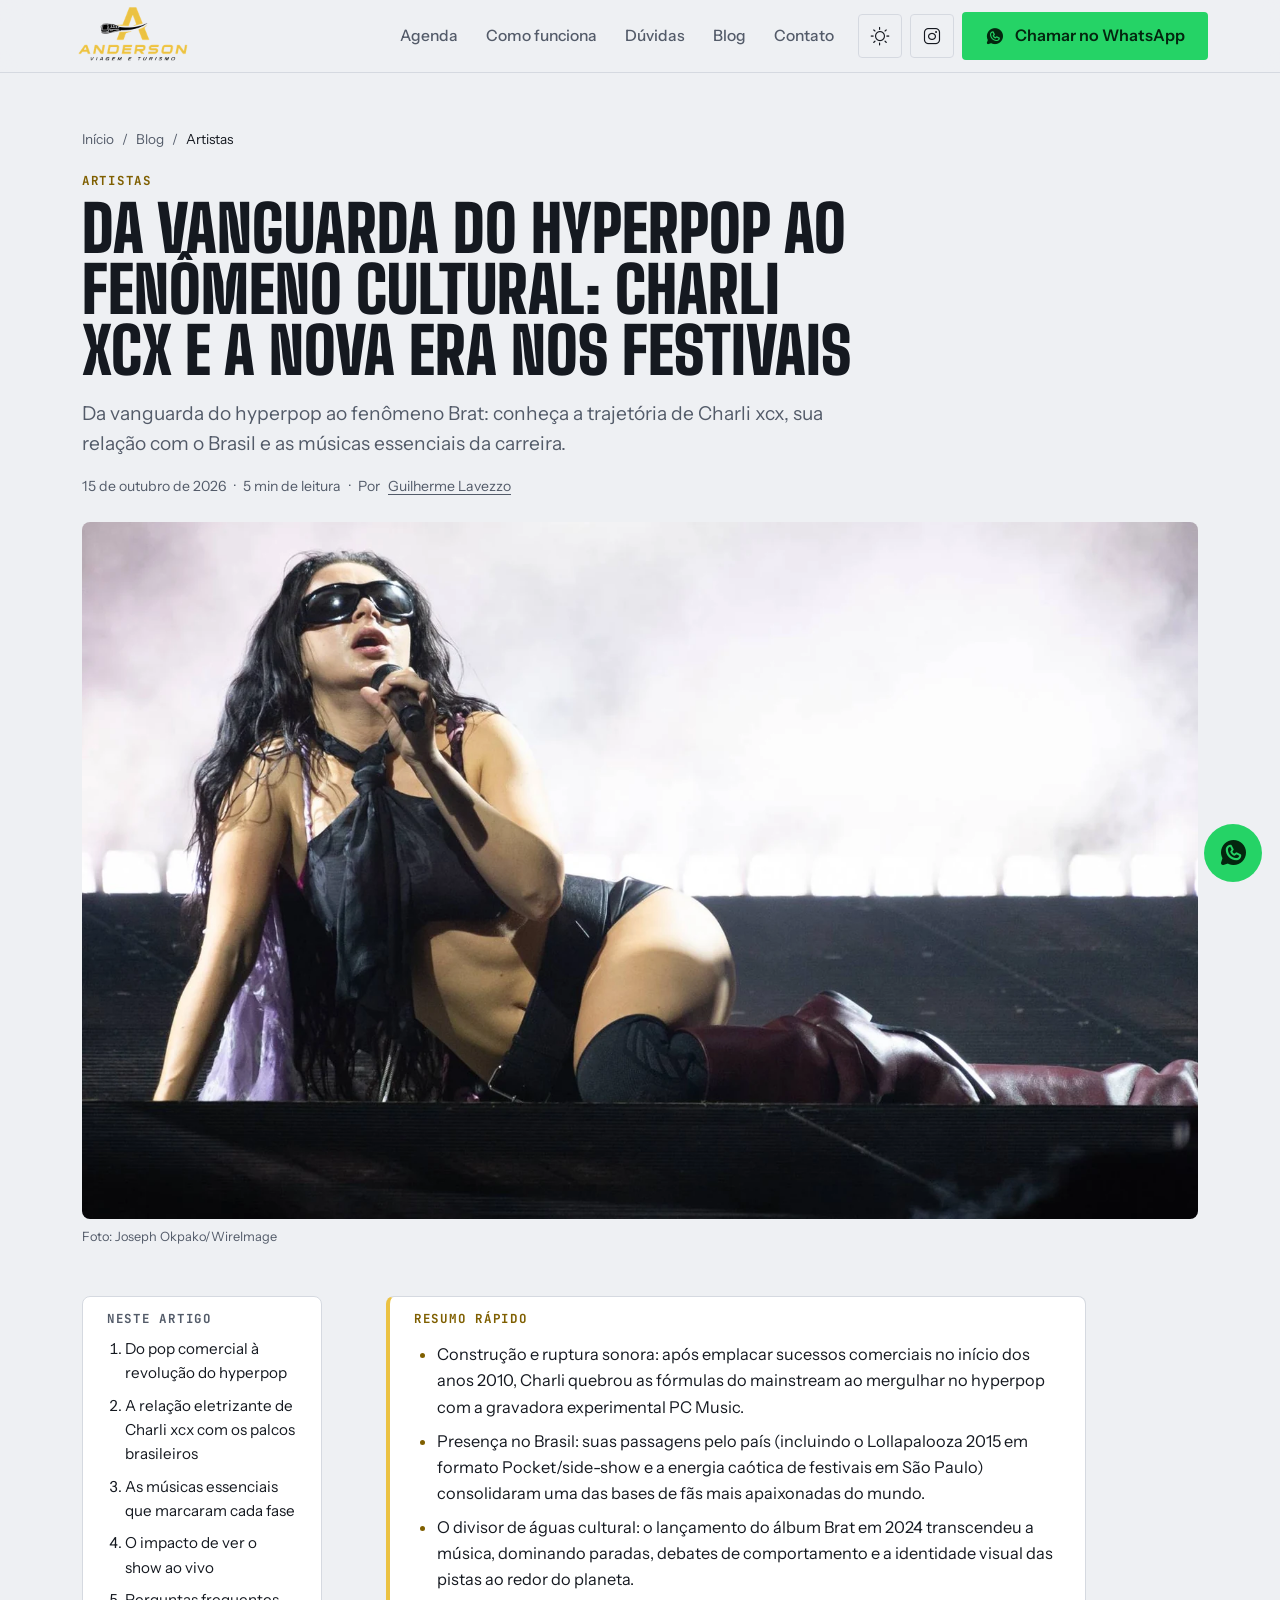
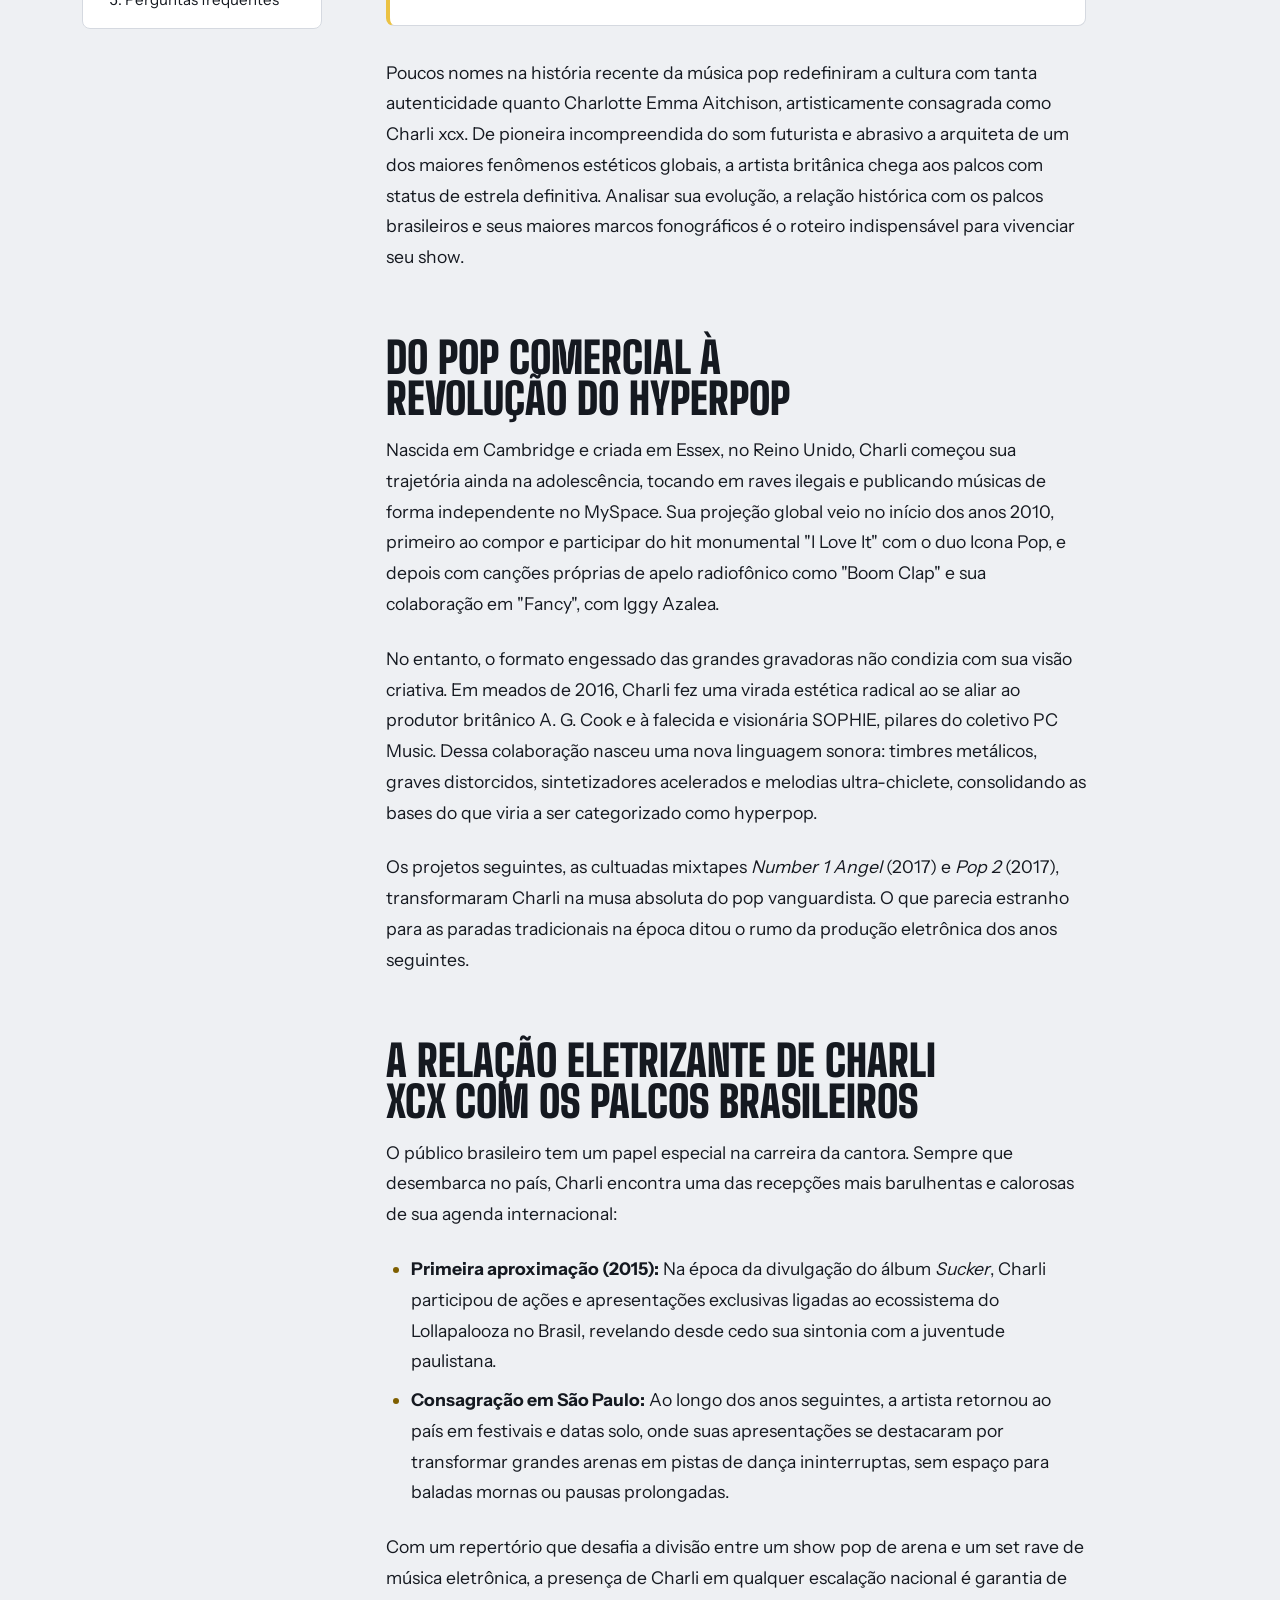
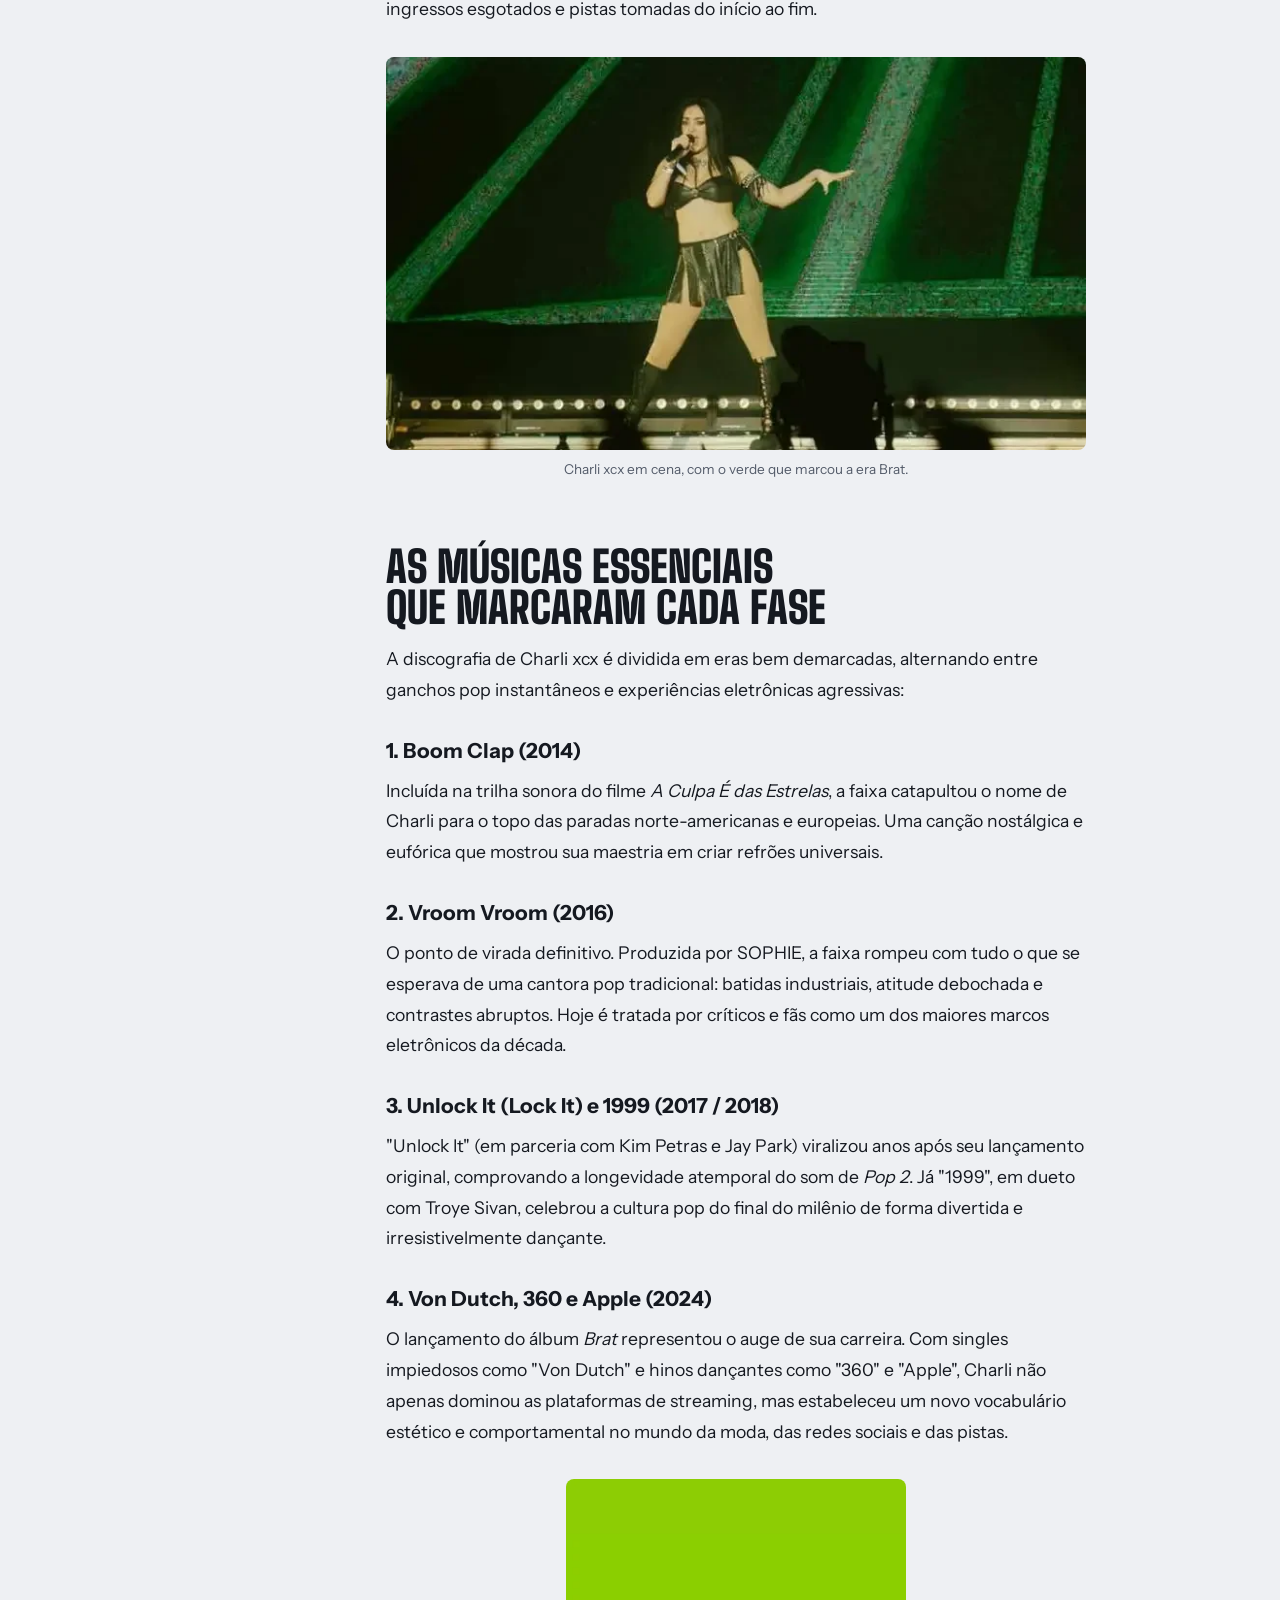
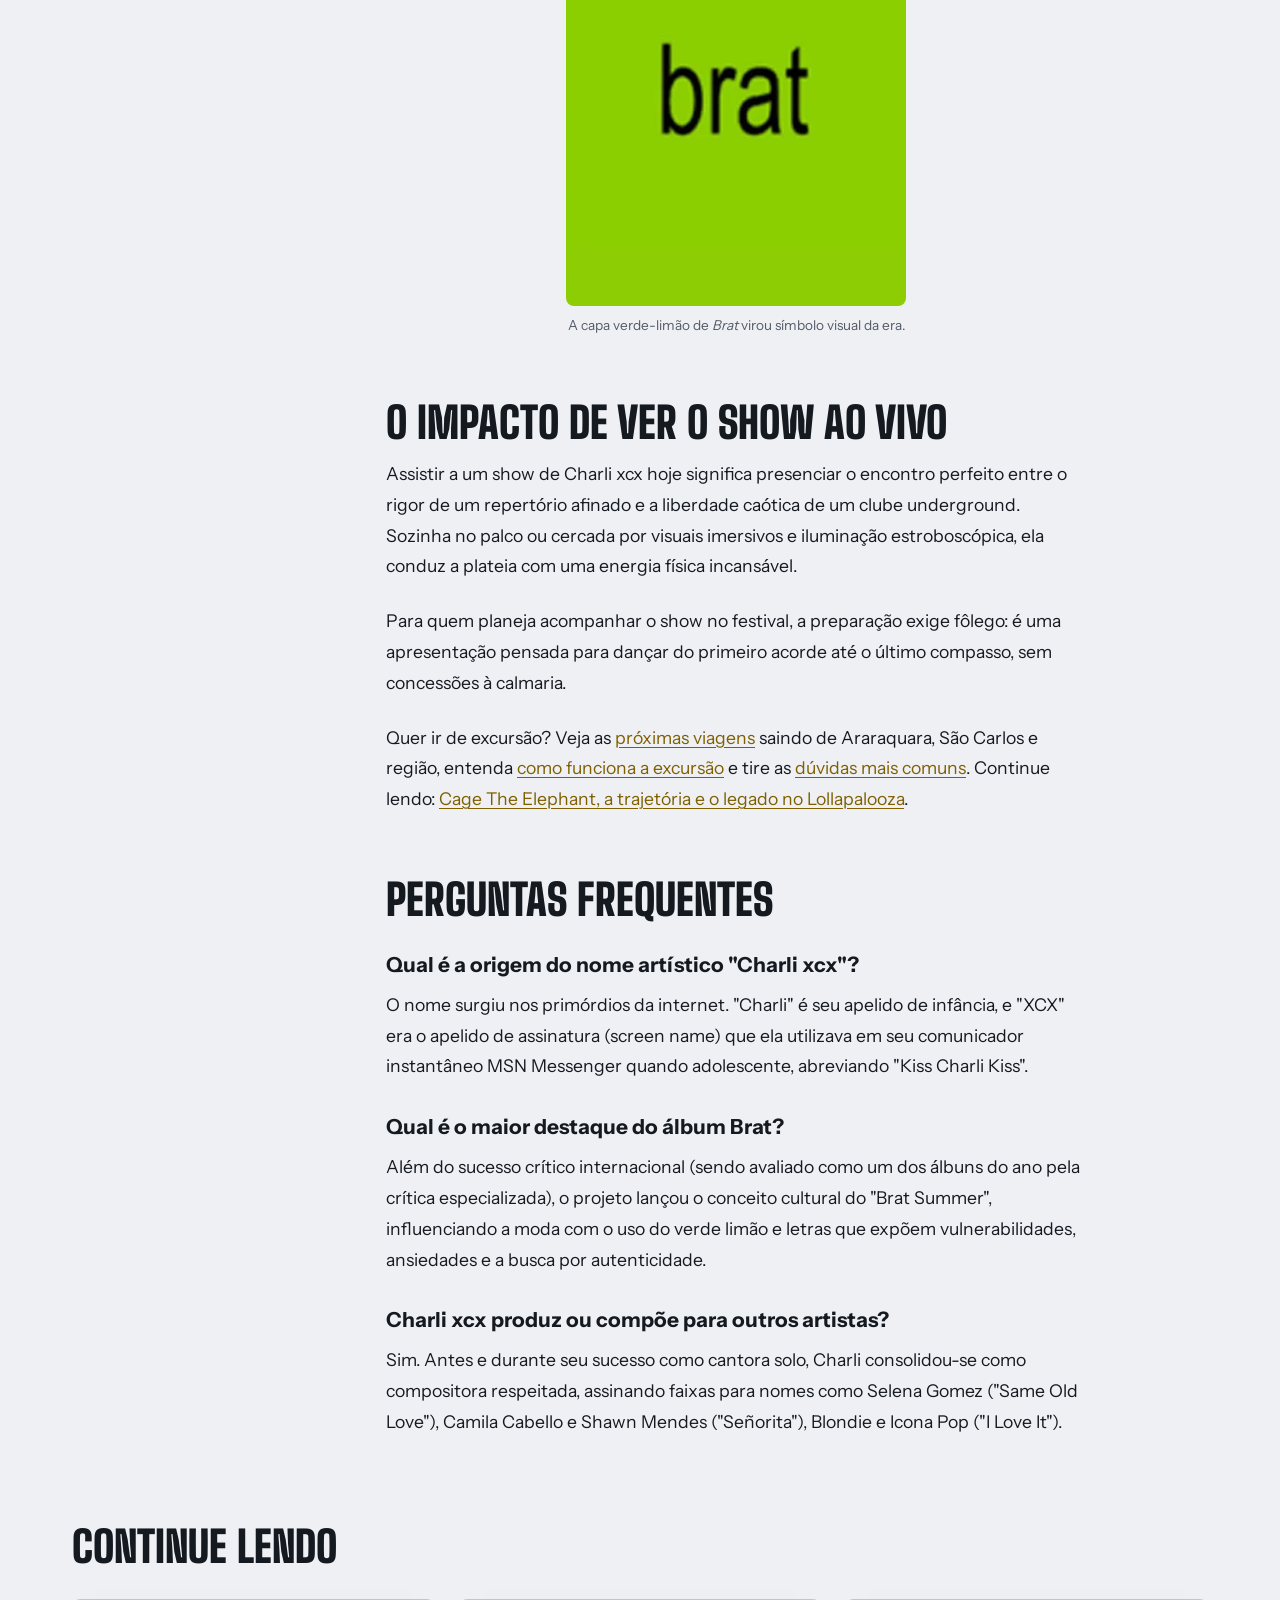
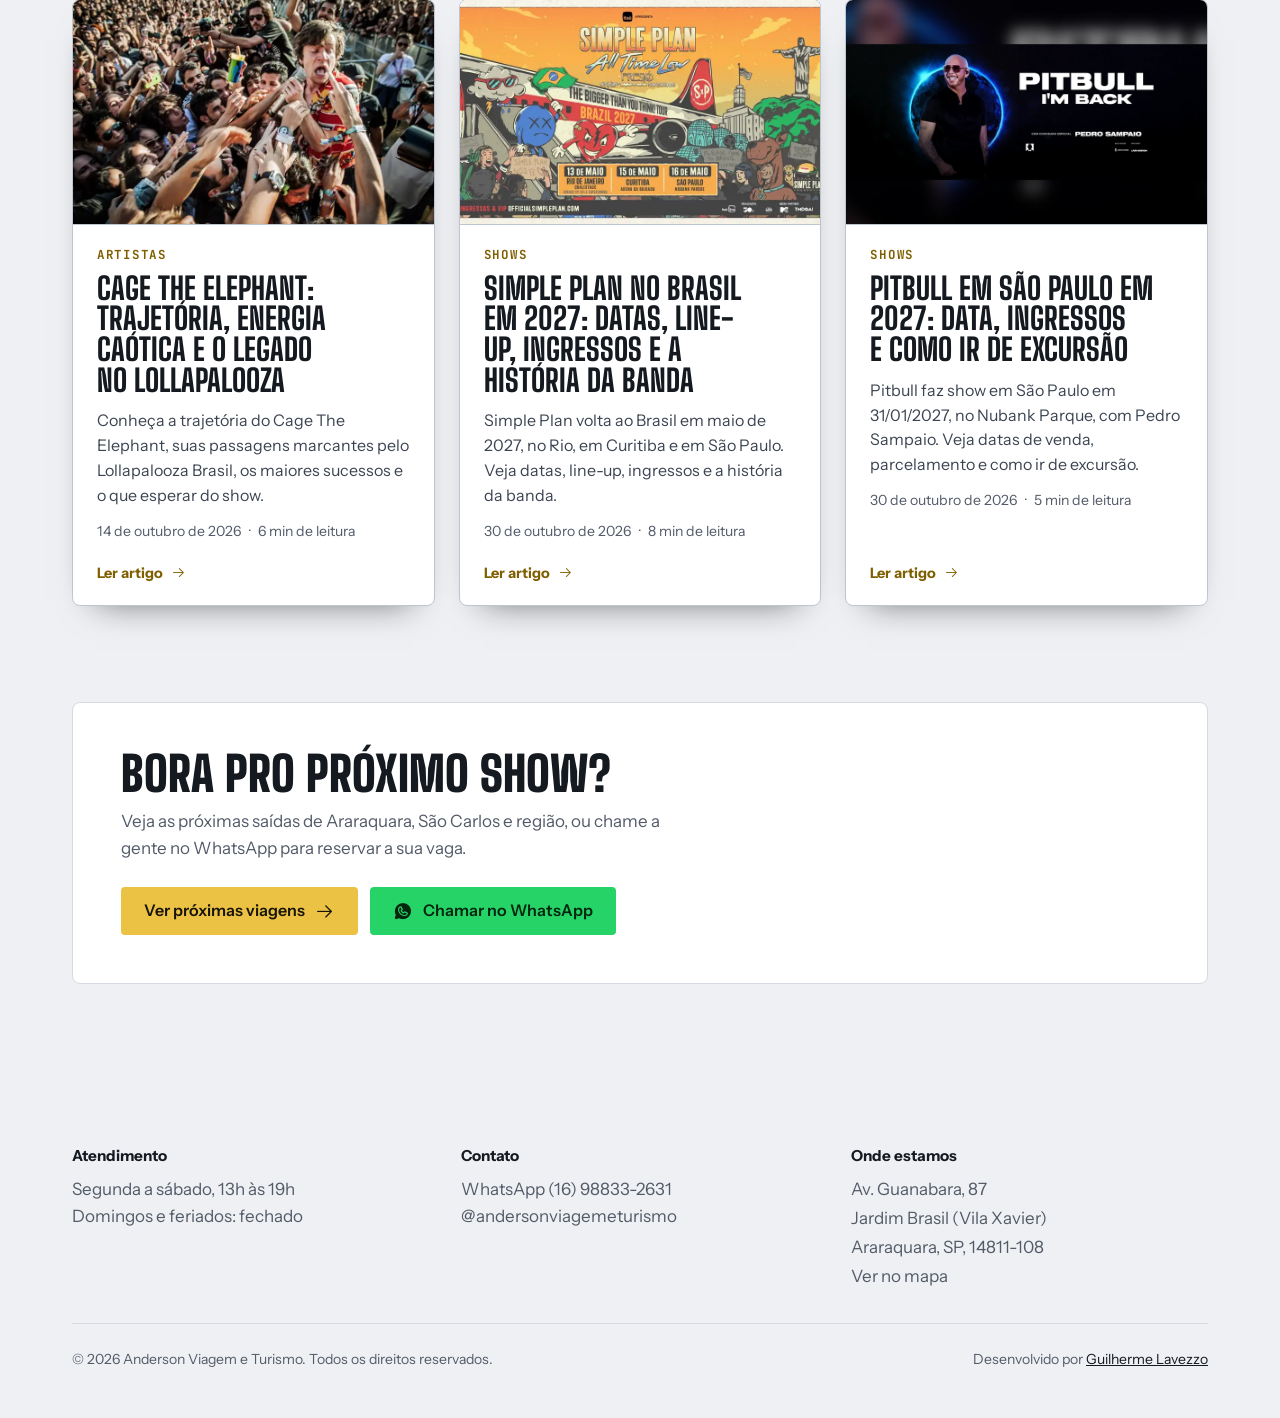
<file: blog/charli-xcx-hyperpop-fenomeno-cultural-festivais/index.html>
<!DOCTYPE html>
<html lang="pt-BR">
<head>
    <meta charset="UTF-8">
    <meta name="viewport" content="width=device-width, initial-scale=1.0, viewport-fit=cover">
    <title>Charli xcx: do hyperpop ao fenômeno cultural nos festivais</title>
    <meta name="description" content="Da vanguarda do hyperpop ao fenômeno Brat: conheça a trajetória de Charli xcx, sua relação com o Brasil e as músicas essenciais da carreira.">
    <meta name="robots" content="index, follow, max-image-preview:large">
    <link rel="canonical" href="https://www.andersonviagemeturismo.com.br/blog/charli-xcx-hyperpop-fenomeno-cultural-festivais/">
    <meta name="author" content="Anderson Viagem e Turismo">
    <meta name="theme-color" content="#0F1217" media="(prefers-color-scheme: dark)">
    <meta name="theme-color" content="#EEF0F3" media="(prefers-color-scheme: light)">
    <meta property="og:type" content="article">
    <meta property="og:site_name" content="Blog Anderson Viagem e Turismo">
    <meta property="og:locale" content="pt_BR">
    <meta property="og:url" content="https://www.andersonviagemeturismo.com.br/blog/charli-xcx-hyperpop-fenomeno-cultural-festivais/">
    <meta property="og:title" content="Charli xcx: do hyperpop ao fenômeno cultural nos festivais">
    <meta property="og:description" content="Da vanguarda do hyperpop ao fenômeno Brat: conheça a trajetória de Charli xcx, sua relação com o Brasil e as músicas essenciais da carreira.">
    <meta property="og:image" content="https://www.andersonviagemeturismo.com.br/assets/img/blog/charli-xcx-og.jpg">
    <meta property="article:published_time" content="2026-10-15">
    <meta property="article:modified_time" content="2026-10-15">
    <meta property="article:section" content="Artistas">
    <meta name="twitter:card" content="summary_large_image">
    <meta name="twitter:title" content="Charli xcx: do hyperpop ao fenômeno cultural nos festivais">
    <meta name="twitter:description" content="Da vanguarda do hyperpop ao fenômeno Brat: conheça a trajetória de Charli xcx, sua relação com o Brasil e as músicas essenciais da carreira.">
    <meta name="twitter:image" content="https://www.andersonviagemeturismo.com.br/assets/img/blog/charli-xcx-og.jpg">
    <link rel="icon" href="/assets/favicon.png" type="image/png">
    <link rel="alternate" type="application/rss+xml" title="Blog Anderson Viagem e Turismo" href="/blog/feed.xml">

    <script type="application/ld+json">
{
  "@context": "https://schema.org",
  "@graph": [
    {
      "@type": "TravelAgency",
      "@id": "https://www.andersonviagemeturismo.com.br/#agencia",
      "name": "Anderson Viagem e Turismo",
      "url": "https://www.andersonviagemeturismo.com.br/",
      "logo": "https://www.andersonviagemeturismo.com.br/assets/logo-claro.png",
      "image": "https://www.andersonviagemeturismo.com.br/assets/img/og.jpg",
      "description": "Excursões de ida e volta para shows e festivais saindo de Araraquara, São Carlos, Ibaté, Rio Claro e Limeira, com guia credenciado e seguro viagem.",
      "telephone": "+55-16-98833-2631",
      "address": {
        "@type": "PostalAddress",
        "streetAddress": "Av. Guanabara, 87, Jardim Brasil (Vila Xavier)",
        "addressLocality": "Araraquara",
        "addressRegion": "SP",
        "postalCode": "14811-108",
        "addressCountry": "BR"
      },
      "areaServed": [
        {
          "@type": "City",
          "name": "Araraquara"
        },
        {
          "@type": "City",
          "name": "São Carlos"
        },
        {
          "@type": "City",
          "name": "Ibaté"
        },
        {
          "@type": "City",
          "name": "Rio Claro"
        },
        {
          "@type": "City",
          "name": "Limeira"
        }
      ],
      "openingHoursSpecification": [
        {
          "@type": "OpeningHoursSpecification",
          "dayOfWeek": [
            "Monday",
            "Tuesday",
            "Wednesday",
            "Thursday",
            "Friday",
            "Saturday"
          ],
          "opens": "13:00",
          "closes": "19:00"
        }
      ],
      "sameAs": [
        "https://www.instagram.com/andersonviagemeturismo/"
      ]
    },
    {
      "@type": "BlogPosting",
      "@id": "https://www.andersonviagemeturismo.com.br/blog/charli-xcx-hyperpop-fenomeno-cultural-festivais/#artigo",
      "headline": "Da Vanguarda do Hyperpop ao Fenômeno Cultural: Charli xcx e a Nova Era nos Festivais",
      "description": "Da vanguarda do hyperpop ao fenômeno Brat: conheça a trajetória de Charli xcx, sua relação com o Brasil e as músicas essenciais da carreira.",
      "image": [
        "https://www.andersonviagemeturismo.com.br/assets/img/blog/charli-xcx-capa-1600.webp",
        "https://www.andersonviagemeturismo.com.br/assets/img/blog/charli-xcx-og.jpg"
      ],
      "datePublished": "2026-10-15",
      "dateModified": "2026-10-15",
      "inLanguage": "pt-BR",
      "wordCount": 944,
      "author": {
        "@type": "Person",
        "name": "Guilherme Lavezzo",
        "url": "https://www.guilhermelavezzo.com.br/"
      },
      "publisher": {
        "@type": "Organization",
        "@id": "https://www.andersonviagemeturismo.com.br/#agencia",
        "name": "Anderson Viagem e Turismo",
        "logo": {
          "@type": "ImageObject",
          "url": "https://www.andersonviagemeturismo.com.br/assets/logo-claro.png"
        }
      },
      "mainEntityOfPage": "https://www.andersonviagemeturismo.com.br/blog/charli-xcx-hyperpop-fenomeno-cultural-festivais/"
    },
    {
      "@type": "BreadcrumbList",
      "itemListElement": [
        {
          "@type": "ListItem",
          "position": 1,
          "name": "Início",
          "item": "https://www.andersonviagemeturismo.com.br/"
        },
        {
          "@type": "ListItem",
          "position": 2,
          "name": "Blog",
          "item": "https://www.andersonviagemeturismo.com.br/blog/"
        },
        {
          "@type": "ListItem",
          "position": 3,
          "name": "Da Vanguarda do Hyperpop ao Fenômeno Cultural: Charli xcx e a Nova Era nos Festivais",
          "item": "https://www.andersonviagemeturismo.com.br/blog/charli-xcx-hyperpop-fenomeno-cultural-festivais/"
        }
      ]
    },
    {
      "@type": "FAQPage",
      "mainEntity": [
        {
          "@type": "Question",
          "name": "Qual é a origem do nome artístico \"Charli xcx\"?",
          "acceptedAnswer": {
            "@type": "Answer",
            "text": "O nome surgiu nos primórdios da internet. \"Charli\" é seu apelido de infância, e \"XCX\" era o apelido de assinatura (screen name) que ela utilizava em seu comunicador instantâneo MSN Messenger quando adolescente, abreviando \"Kiss Charli Kiss\"."
          }
        },
        {
          "@type": "Question",
          "name": "Qual é o maior destaque do álbum Brat?",
          "acceptedAnswer": {
            "@type": "Answer",
            "text": "Além do sucesso crítico internacional (sendo avaliado como um dos álbuns do ano pela crítica especializada), o projeto lançou o conceito cultural do \"Brat Summer\", influenciando a moda com o uso do verde limão e letras que expõem vulnerabilidades, ansiedades e a busca por autenticidade."
          }
        },
        {
          "@type": "Question",
          "name": "Charli xcx produz ou compõe para outros artistas?",
          "acceptedAnswer": {
            "@type": "Answer",
            "text": "Sim. Antes e durante seu sucesso como cantora solo, Charli consolidou-se como compositora respeitada, assinando faixas para nomes como Selena Gomez (\"Same Old Love\"), Camila Cabello e Shawn Mendes (\"Señorita\"), Blondie e Icona Pop (\"I Love It\")."
          }
        }
      ]
    }
  ]
}
    </script>

    <!-- Página gerada por tools/gerar_blog.py. Edite o Markdown em tools/blog/posts e rode o script de novo. -->

    <!-- Google Analytics (carrega depois da página, para não atrasar a primeira exibição) -->
    <script>
        window.dataLayer = window.dataLayer || [];
        function gtag(){dataLayer.push(arguments);}
        gtag('js', new Date());
        gtag('config', 'G-4ZXGBNM724');
        window.addEventListener('load', function () {
            var carregar = function () {
                var s = document.createElement('script');
                s.async = true;
                s.src = 'https://www.googletagmanager.com/gtag/js?id=G-4ZXGBNM724';
                document.head.appendChild(s);
            };
            if ('requestIdleCallback' in window) requestIdleCallback(carregar, { timeout: 3000 });
            else setTimeout(carregar, 1500);
        });
    </script>

    <script>
        try {
            var saved = localStorage.getItem('color-theme');
            if (saved === 'light' || saved === 'dark') document.documentElement.dataset.theme = saved;
        } catch (e) {}
    </script>

    <link rel="preload" href="/assets/fonts/big-shoulders-display-latin-1.woff2" as="font" type="font/woff2" crossorigin>
    <link rel="preload" href="/assets/fonts/instrument-sans-latin-3.woff2" as="font" type="font/woff2" crossorigin>
    <link rel="preload" as="image" href="/assets/img/blog/charli-xcx-capa-1600.webp" imagesrcset="/assets/img/blog/charli-xcx-capa-800.webp 800w, /assets/img/blog/charli-xcx-capa-1600.webp 1600w" imagesizes="(max-width: 960px) 100vw, 940px" fetchpriority="high">
    <style>@font-face { font-family: 'Big Shoulders Display'; font-style: normal; font-weight: 800; font-display: swap; src: url(/assets/fonts/big-shoulders-display-latin-ext-0.woff2) format('woff2'); unicode-range: U+0100-02BA, U+02BD-02C5, U+02C7-02CC, U+02CE-02D7, U+02DD-02FF, U+0304, U+0308, U+0329, U+1D00-1DBF, U+1E00-1E9F, U+1EF2-1EFF, U+2020, U+20A0-20AB, U+20AD-20C4, U+2113, U+2C60-2C7F, U+A720-A7FF; } @font-face { font-family: 'Big Shoulders Display'; font-style: normal; font-weight: 800; font-display: swap; src: url(/assets/fonts/big-shoulders-display-latin-1.woff2) format('woff2'); unicode-range: U+0000-00FF, U+0131, U+0152-0153, U+02BB-02BC, U+02C6, U+02DA, U+02DC, U+0304, U+0308, U+0329, U+2000-206F, U+20AC, U+2122, U+2191, U+2193, U+2212, U+2215, U+FEFF, U+FFFD; } @font-face { font-family: 'Big Shoulders Display'; font-style: normal; font-weight: 900; font-display: swap; src: url(/assets/fonts/big-shoulders-display-latin-ext-0.woff2) format('woff2'); unicode-range: U+0100-02BA, U+02BD-02C5, U+02C7-02CC, U+02CE-02D7, U+02DD-02FF, U+0304, U+0308, U+0329, U+1D00-1DBF, U+1E00-1E9F, U+1EF2-1EFF, U+2020, U+20A0-20AB, U+20AD-20C4, U+2113, U+2C60-2C7F, U+A720-A7FF; } @font-face { font-family: 'Big Shoulders Display'; font-style: normal; font-weight: 900; font-display: swap; src: url(/assets/fonts/big-shoulders-display-latin-1.woff2) format('woff2'); unicode-range: U+0000-00FF, U+0131, U+0152-0153, U+02BB-02BC, U+02C6, U+02DA, U+02DC, U+0304, U+0308, U+0329, U+2000-206F, U+20AC, U+2122, U+2191, U+2193, U+2212, U+2215, U+FEFF, U+FFFD; } @font-face { font-family: 'Instrument Sans'; font-style: normal; font-weight: 400; font-stretch: 100%; font-display: swap; src: url(/assets/fonts/instrument-sans-latin-ext-2.woff2) format('woff2'); unicode-range: U+0100-02BA, U+02BD-02C5, U+02C7-02CC, U+02CE-02D7, U+02DD-02FF, U+0304, U+0308, U+0329, U+1D00-1DBF, U+1E00-1E9F, U+1EF2-1EFF, U+2020, U+20A0-20AB, U+20AD-20C4, U+2113, U+2C60-2C7F, U+A720-A7FF; } @font-face { font-family: 'Instrument Sans'; font-style: normal; font-weight: 400; font-stretch: 100%; font-display: swap; src: url(/assets/fonts/instrument-sans-latin-3.woff2) format('woff2'); unicode-range: U+0000-00FF, U+0131, U+0152-0153, U+02BB-02BC, U+02C6, U+02DA, U+02DC, U+0304, U+0308, U+0329, U+2000-206F, U+20AC, U+2122, U+2191, U+2193, U+2212, U+2215, U+FEFF, U+FFFD; } @font-face { font-family: 'Instrument Sans'; font-style: normal; font-weight: 500; font-stretch: 100%; font-display: swap; src: url(/assets/fonts/instrument-sans-latin-ext-2.woff2) format('woff2'); unicode-range: U+0100-02BA, U+02BD-02C5, U+02C7-02CC, U+02CE-02D7, U+02DD-02FF, U+0304, U+0308, U+0329, U+1D00-1DBF, U+1E00-1E9F, U+1EF2-1EFF, U+2020, U+20A0-20AB, U+20AD-20C4, U+2113, U+2C60-2C7F, U+A720-A7FF; } @font-face { font-family: 'Instrument Sans'; font-style: normal; font-weight: 500; font-stretch: 100%; font-display: swap; src: url(/assets/fonts/instrument-sans-latin-3.woff2) format('woff2'); unicode-range: U+0000-00FF, U+0131, U+0152-0153, U+02BB-02BC, U+02C6, U+02DA, U+02DC, U+0304, U+0308, U+0329, U+2000-206F, U+20AC, U+2122, U+2191, U+2193, U+2212, U+2215, U+FEFF, U+FFFD; } @font-face { font-family: 'Instrument Sans'; font-style: normal; font-weight: 600; font-stretch: 100%; font-display: swap; src: url(/assets/fonts/instrument-sans-latin-ext-2.woff2) format('woff2'); unicode-range: U+0100-02BA, U+02BD-02C5, U+02C7-02CC, U+02CE-02D7, U+02DD-02FF, U+0304, U+0308, U+0329, U+1D00-1DBF, U+1E00-1E9F, U+1EF2-1EFF, U+2020, U+20A0-20AB, U+20AD-20C4, U+2113, U+2C60-2C7F, U+A720-A7FF; } @font-face { font-family: 'Instrument Sans'; font-style: normal; font-weight: 600; font-stretch: 100%; font-display: swap; src: url(/assets/fonts/instrument-sans-latin-3.woff2) format('woff2'); unicode-range: U+0000-00FF, U+0131, U+0152-0153, U+02BB-02BC, U+02C6, U+02DA, U+02DC, U+0304, U+0308, U+0329, U+2000-206F, U+20AC, U+2122, U+2191, U+2193, U+2212, U+2215, U+FEFF, U+FFFD; } @font-face { font-family: 'Instrument Sans'; font-style: normal; font-weight: 700; font-stretch: 100%; font-display: swap; src: url(/assets/fonts/instrument-sans-latin-ext-2.woff2) format('woff2'); unicode-range: U+0100-02BA, U+02BD-02C5, U+02C7-02CC, U+02CE-02D7, U+02DD-02FF, U+0304, U+0308, U+0329, U+1D00-1DBF, U+1E00-1E9F, U+1EF2-1EFF, U+2020, U+20A0-20AB, U+20AD-20C4, U+2113, U+2C60-2C7F, U+A720-A7FF; } @font-face { font-family: 'Instrument Sans'; font-style: normal; font-weight: 700; font-stretch: 100%; font-display: swap; src: url(/assets/fonts/instrument-sans-latin-3.woff2) format('woff2'); unicode-range: U+0000-00FF, U+0131, U+0152-0153, U+02BB-02BC, U+02C6, U+02DA, U+02DC, U+0304, U+0308, U+0329, U+2000-206F, U+20AC, U+2122, U+2191, U+2193, U+2212, U+2215, U+FEFF, U+FFFD; } @font-face { font-family: 'JetBrains Mono'; font-style: normal; font-weight: 500; font-display: swap; src: url(/assets/fonts/jetbrains-mono-latin-ext-4.woff2) format('woff2'); unicode-range: U+0100-02BA, U+02BD-02C5, U+02C7-02CC, U+02CE-02D7, U+02DD-02FF, U+0304, U+0308, U+0329, U+1D00-1DBF, U+1E00-1E9F, U+1EF2-1EFF, U+2020, U+20A0-20AB, U+20AD-20C4, U+2113, U+2C60-2C7F, U+A720-A7FF; } @font-face { font-family: 'JetBrains Mono'; font-style: normal; font-weight: 500; font-display: swap; src: url(/assets/fonts/jetbrains-mono-latin-5.woff2) format('woff2'); unicode-range: U+0000-00FF, U+0131, U+0152-0153, U+02BB-02BC, U+02C6, U+02DA, U+02DC, U+0304, U+0308, U+0329, U+2000-206F, U+20AC, U+2122, U+2191, U+2193, U+2212, U+2215, U+FEFF, U+FFFD; } @font-face { font-family: 'JetBrains Mono'; font-style: normal; font-weight: 700; font-display: swap; src: url(/assets/fonts/jetbrains-mono-latin-ext-4.woff2) format('woff2'); unicode-range: U+0100-02BA, U+02BD-02C5, U+02C7-02CC, U+02CE-02D7, U+02DD-02FF, U+0304, U+0308, U+0329, U+1D00-1DBF, U+1E00-1E9F, U+1EF2-1EFF, U+2020, U+20A0-20AB, U+20AD-20C4, U+2113, U+2C60-2C7F, U+A720-A7FF; } @font-face { font-family: 'JetBrains Mono'; font-style: normal; font-weight: 700; font-display: swap; src: url(/assets/fonts/jetbrains-mono-latin-5.woff2) format('woff2'); unicode-range: U+0000-00FF, U+0131, U+0152-0153, U+02BB-02BC, U+02C6, U+02DA, U+02DC, U+0304, U+0308, U+0329, U+2000-206F, U+20AC, U+2122, U+2191, U+2193, U+2212, U+2215, U+FEFF, U+FFFD; }</style>
    <link rel="stylesheet" href="/assets/icons/phosphor-site.css">
    <link rel="stylesheet" href="/assets/site.css">
    <link rel="stylesheet" href="/assets/blog.css">
</head>
<body>
    <a class="skip-link" href="#conteudo">Pular para o conteúdo</a>

    <header class="topbar">
        <div class="wrap topbar-inner">
            <a class="logo" href="/" aria-label="Anderson Viagem e Turismo, página inicial" translate="no">
                <img class="logo-dark" src="/assets/logo-escuro-360.webp" alt="Anderson Viagem e Turismo" width="120" height="58">
                <img class="logo-light" src="/assets/logo-claro-360.webp" alt="Anderson Viagem e Turismo" width="120" height="58">
            </a>
            <nav class="nav" aria-label="Principal">
                <a href="/#agenda">Agenda</a>
                <a href="/#como-funciona">Como funciona</a>
                <a href="/#duvidas">Dúvidas</a>
                <a href="/blog/" aria-current="page">Blog</a>
                <a href="#contato">Contato</a>
            </nav>
            <div class="top-actions">
                <button class="icon-btn theme-toggle" id="theme-toggle" type="button" aria-label="Alternar tema claro e escuro">
                    <i class="ph ph-moon" aria-hidden="true"></i>
                    <i class="ph ph-sun" aria-hidden="true"></i>
                </button>
                <a class="icon-btn" href="https://www.instagram.com/andersonviagemeturismo/" target="_blank" rel="noopener noreferrer" aria-label="Instagram da Anderson Turismo">
                    <i class="ph ph-instagram-logo" aria-hidden="true"></i>
                </a>
                <a class="btn btn-wa" data-wa="" href="#" target="_blank" rel="noopener noreferrer"><i class="ph-fill ph-whatsapp-logo" aria-hidden="true"></i>Chamar no WhatsApp</a>
                <button class="icon-btn menu-btn" id="menu-btn" type="button" aria-label="Abrir menu" aria-expanded="false" aria-controls="mobile-nav">
                    <i class="ph ph-list" aria-hidden="true"></i>
                </button>
            </div>
        </div>
        <nav class="wrap mobile-nav" id="mobile-nav" aria-label="Menu" hidden>
            <a href="/#agenda">Agenda</a>
            <a href="/#como-funciona">Como funciona</a>
            <a href="/#duvidas">Dúvidas</a>
            <a href="/blog/" aria-current="page">Blog</a>
            <a href="#contato">Contato</a>
            <a class="btn btn-wa" data-wa="" href="#" target="_blank" rel="noopener noreferrer"><i class="ph-fill ph-whatsapp-logo" aria-hidden="true"></i>Chamar no WhatsApp</a>
        </nav>
    </header>

    <main id="conteudo">
        <article class="post">
            <header class="post-head wrap">
                <nav class="crumbs" aria-label="Você está em"><a href="/">Início</a><span aria-hidden="true">/</span><a href="/blog/">Blog</a><span aria-hidden="true">/</span><span aria-current="page">Artistas</span></nav>
                <p class="post-cat">Artistas</p>
                <h1>Da Vanguarda do Hyperpop ao Fenômeno Cultural: Charli xcx e a Nova Era nos Festivais</h1>
                <p class="lede">Da vanguarda do hyperpop ao fenômeno Brat: conheça a trajetória de Charli xcx, sua relação com o Brasil e as músicas essenciais da carreira.</p>
                <p class="post-meta"><time datetime="2026-10-15">15 de outubro de 2026</time><span aria-hidden="true">·</span>5 min de leitura<span aria-hidden="true">·</span>Por <a href="https://www.guilhermelavezzo.com.br/" target="_blank" rel="noopener noreferrer author">Guilherme Lavezzo</a></p>
            </header>
            <figure class="post-cover wrap">
                <img src="/assets/img/blog/charli-xcx-capa-1600.webp" srcset="/assets/img/blog/charli-xcx-capa-800.webp 800w, /assets/img/blog/charli-xcx-capa-1600.webp 1600w" sizes="(max-width: 960px) 100vw, 940px" alt="Charli xcx cantando de óculos escuros, deitada na beira do palco, no Glastonbury 2025" width="1600" height="1000" fetchpriority="high" decoding="async">
                <figcaption class="post-credito">Foto: Joseph Okpako/WireImage</figcaption>
            </figure>
            <div class="post-layout wrap">
                <nav class="toc" aria-label="Neste artigo"><p class="toc-titulo">Neste artigo</p><ol><li><a href="#do-pop-comercial-a-revolucao-do-hyperpop">Do pop comercial à revolução do hyperpop</a></li><li><a href="#a-relacao-eletrizante-de-charli-xcx-com-os-palcos-brasileiros">A relação eletrizante de Charli xcx com os palcos brasileiros</a></li><li><a href="#as-musicas-essenciais-que-marcaram-cada-fase">As músicas essenciais que marcaram cada fase</a></li><li><a href="#o-impacto-de-ver-o-show-ao-vivo">O impacto de ver o show ao vivo</a></li><li><a href="#perguntas-frequentes">Perguntas frequentes</a></li></ol></nav>
                <div class="prose">
<aside class="resumo" aria-label="Resumo rápido"><p class="resumo-titulo">Resumo rápido</p><ul><li>Construção e ruptura sonora: após emplacar sucessos comerciais no início dos anos 2010, Charli quebrou as fórmulas do mainstream ao mergulhar no hyperpop com a gravadora experimental PC Music.</li><li>Presença no Brasil: suas passagens pelo país (incluindo o Lollapalooza 2015 em formato Pocket/side-show e a energia caótica de festivais em São Paulo) consolidaram uma das bases de fãs mais apaixonadas do mundo.</li><li>O divisor de águas cultural: o lançamento do álbum Brat em 2024 transcendeu a música, dominando paradas, debates de comportamento e a identidade visual das pistas ao redor do planeta.</li></ul></aside>
<p>Poucos nomes na história recente da música pop redefiniram a cultura com tanta autenticidade quanto Charlotte Emma Aitchison, artisticamente consagrada como Charli xcx. De pioneira incompreendida do som futurista e abrasivo a arquiteta de um dos maiores fenômenos estéticos globais, a artista britânica chega aos palcos com status de estrela definitiva. Analisar sua evolução, a relação histórica com os palcos brasileiros e seus maiores marcos fonográficos é o roteiro indispensável para vivenciar seu show.</p>
<h2 id="do-pop-comercial-a-revolucao-do-hyperpop">Do pop comercial à revolução do hyperpop</h2>
<p>Nascida em Cambridge e criada em Essex, no Reino Unido, Charli começou sua trajetória ainda na adolescência, tocando em raves ilegais e publicando músicas de forma independente no MySpace. Sua projeção global veio no início dos anos 2010, primeiro ao compor e participar do hit monumental "I Love It" com o duo Icona Pop, e depois com canções próprias de apelo radiofônico como "Boom Clap" e sua colaboração em "Fancy", com Iggy Azalea.</p>
<p>No entanto, o formato engessado das grandes gravadoras não condizia com sua visão criativa. Em meados de 2016, Charli fez uma virada estética radical ao se aliar ao produtor britânico A. G. Cook e à falecida e visionária SOPHIE, pilares do coletivo PC Music. Dessa colaboração nasceu uma nova linguagem sonora: timbres metálicos, graves distorcidos, sintetizadores acelerados e melodias ultra-chiclete, consolidando as bases do que viria a ser categorizado como hyperpop.</p>
<p>Os projetos seguintes, as cultuadas mixtapes <em>Number 1 Angel</em> (2017) e <em>Pop 2</em> (2017), transformaram Charli na musa absoluta do pop vanguardista. O que parecia estranho para as paradas tradicionais na época ditou o rumo da produção eletrônica dos anos seguintes.</p>
<h2 id="a-relacao-eletrizante-de-charli-xcx-com-os-palcos-brasileiros">A relação eletrizante de Charli xcx com os palcos brasileiros</h2>
<p>O público brasileiro tem um papel especial na carreira da cantora. Sempre que desembarca no país, Charli encontra uma das recepções mais barulhentas e calorosas de sua agenda internacional:</p>
<ul>
<li><strong>Primeira aproximação (2015):</strong> Na época da divulgação do álbum <em>Sucker</em>, Charli participou de ações e apresentações exclusivas ligadas ao ecossistema do Lollapalooza no Brasil, revelando desde cedo sua sintonia com a juventude paulistana.</li>
<li><strong>Consagração em São Paulo:</strong> Ao longo dos anos seguintes, a artista retornou ao país em festivais e datas solo, onde suas apresentações se destacaram por transformar grandes arenas em pistas de dança ininterruptas, sem espaço para baladas mornas ou pausas prolongadas.</li>
</ul>
<p>Com um repertório que desafia a divisão entre um show pop de arena e um set rave de música eletrônica, a presença de Charli em qualquer escalação nacional é garantia de ingressos esgotados e pistas tomadas do início ao fim.</p>
<figure>
<img decoding="async" loading="lazy" src="/assets/img/blog/charli-xcx-palco-telao-verde.webp" alt="Charli xcx se apresenta no palco diante de um telão verde" width="720" height="405">
<figcaption>Charli xcx em cena, com o verde que marcou a era Brat.</figcaption>
</figure>

<h2 id="as-musicas-essenciais-que-marcaram-cada-fase">As músicas essenciais que marcaram cada fase</h2>
<p>A discografia de Charli xcx é dividida em eras bem demarcadas, alternando entre ganchos pop instantâneos e experiências eletrônicas agressivas:</p>
<h3 id="1-boom-clap-2014">1. Boom Clap (2014)</h3>
<p>Incluída na trilha sonora do filme <em>A Culpa É das Estrelas</em>, a faixa catapultou o nome de Charli para o topo das paradas norte-americanas e europeias. Uma canção nostálgica e eufórica que mostrou sua maestria em criar refrões universais.</p>
<h3 id="2-vroom-vroom-2016">2. Vroom Vroom (2016)</h3>
<p>O ponto de virada definitivo. Produzida por SOPHIE, a faixa rompeu com tudo o que se esperava de uma cantora pop tradicional: batidas industriais, atitude debochada e contrastes abruptos. Hoje é tratada por críticos e fãs como um dos maiores marcos eletrônicos da década.</p>
<h3 id="3-unlock-it-lock-it-e-1999-2017-2018">3. Unlock It (Lock It) e 1999 (2017 / 2018)</h3>
<p>"Unlock It" (em parceria com Kim Petras e Jay Park) viralizou anos após seu lançamento original, comprovando a longevidade atemporal do som de <em>Pop 2</em>. Já "1999", em dueto com Troye Sivan, celebrou a cultura pop do final do milênio de forma divertida e irresistivelmente dançante.</p>
<h3 id="4-von-dutch-360-e-apple-2024">4. Von Dutch, 360 e Apple (2024)</h3>
<p>O lançamento do álbum <em>Brat</em> representou o auge de sua carreira. Com singles impiedosos como "Von Dutch" e hinos dançantes como "360" e "Apple", Charli não apenas dominou as plataformas de streaming, mas estabeleceu um novo vocabulário estético e comportamental no mundo da moda, das redes sociais e das pistas.</p>
<figure class="retrato">
<img decoding="async" loading="lazy" src="/assets/img/blog/charli-xcx-brat-capa.webp" alt="Capa verde-limão do álbum Brat, de Charli xcx" width="399" height="501">
<figcaption>A capa verde-limão de <em>Brat</em> virou símbolo visual da era.</figcaption>
</figure>

<h2 id="o-impacto-de-ver-o-show-ao-vivo">O impacto de ver o show ao vivo</h2>
<p>Assistir a um show de Charli xcx hoje significa presenciar o encontro perfeito entre o rigor de um repertório afinado e a liberdade caótica de um clube underground. Sozinha no palco ou cercada por visuais imersivos e iluminação estroboscópica, ela conduz a plateia com uma energia física incansável.</p>
<p>Para quem planeja acompanhar o show no festival, a preparação exige fôlego: é uma apresentação pensada para dançar do primeiro acorde até o último compasso, sem concessões à calmaria.</p>
<p>Quer ir de excursão? Veja as <a href="/#agenda">próximas viagens</a> saindo de Araraquara, São Carlos e região, entenda <a href="/#como-funciona">como funciona a excursão</a> e tire as <a href="/#duvidas">dúvidas mais comuns</a>. Continue lendo: <a href="/blog/cage-the-elephant-trajetoria-lollapalooza/">Cage The Elephant, a trajetória e o legado no Lollapalooza</a>.</p>
<h2 id="perguntas-frequentes">Perguntas frequentes</h2>
<h3 id="qual-e-a-origem-do-nome-artistico-charli-xcx">Qual é a origem do nome artístico "Charli xcx"?</h3>
<p>O nome surgiu nos primórdios da internet. "Charli" é seu apelido de infância, e "XCX" era o apelido de assinatura (screen name) que ela utilizava em seu comunicador instantâneo MSN Messenger quando adolescente, abreviando "Kiss Charli Kiss".</p>
<h3 id="qual-e-o-maior-destaque-do-album-brat">Qual é o maior destaque do álbum Brat?</h3>
<p>Além do sucesso crítico internacional (sendo avaliado como um dos álbuns do ano pela crítica especializada), o projeto lançou o conceito cultural do "Brat Summer", influenciando a moda com o uso do verde limão e letras que expõem vulnerabilidades, ansiedades e a busca por autenticidade.</p>
<h3 id="charli-xcx-produz-ou-compoe-para-outros-artistas">Charli xcx produz ou compõe para outros artistas?</h3>
<p>Sim. Antes e durante seu sucesso como cantora solo, Charli consolidou-se como compositora respeitada, assinando faixas para nomes como Selena Gomez ("Same Old Love"), Camila Cabello e Shawn Mendes ("Señorita"), Blondie e Icona Pop ("I Love It").</p>
                </div>
            </div>
        </article>

        <section class="relacionados" aria-labelledby="rel-title">
            <div class="wrap">
                <h2 id="rel-title">Continue lendo</h2>
                <div class="post-grid">
                <article class="post-card">
                    <a class="post-card-media" href="/blog/cage-the-elephant-trajetoria-lollapalooza/" tabindex="-1" aria-hidden="true">
                        <img src="/assets/img/blog/cage-the-elephant-capa-800.webp" alt="" width="800" height="500" loading="lazy" decoding="async" style="object-position: 50% 40%">
                    </a>
                    <div class="post-card-body">
                        <p class="post-cat">Artistas</p>
                        <h3><a href="/blog/cage-the-elephant-trajetoria-lollapalooza/">Cage The Elephant: Trajetória, Energia Caótica e o Legado no Lollapalooza</a></h3>
                        <p class="post-card-desc">Conheça a trajetória do Cage The Elephant, suas passagens marcantes pelo Lollapalooza Brasil, os maiores sucessos e o que esperar do show.</p>
                        <p class="post-meta"><time datetime="2026-10-14">14 de outubro de 2026</time><span aria-hidden="true">·</span>6 min de leitura</p>
                        <span class="post-more" aria-hidden="true">Ler artigo<i class="ph ph-arrow-right"></i></span>
                    </div>
                </article>
<article class="post-card">
                    <a class="post-card-media" href="/blog/simple-plan-brasil-2027-datas-line-up-historia/" tabindex="-1" aria-hidden="true">
                        <img src="/assets/img/blog/simple-plan-capa-800.webp" alt="" width="800" height="500" loading="lazy" decoding="async" style="object-position: 50% 6%">
                    </a>
                    <div class="post-card-body">
                        <p class="post-cat">Shows</p>
                        <h3><a href="/blog/simple-plan-brasil-2027-datas-line-up-historia/">Simple Plan no Brasil em 2027: datas, line-up, ingressos e a história da banda</a></h3>
                        <p class="post-card-desc">Simple Plan volta ao Brasil em maio de 2027, no Rio, em Curitiba e em São Paulo. Veja datas, line-up, ingressos e a história da banda.</p>
                        <p class="post-meta"><time datetime="2026-10-30">30 de outubro de 2026</time><span aria-hidden="true">·</span>8 min de leitura</p>
                        <span class="post-more" aria-hidden="true">Ler artigo<i class="ph ph-arrow-right"></i></span>
                    </div>
                </article>
<article class="post-card">
                    <a class="post-card-media" href="/blog/pitbull-sao-paulo-2027-ingressos-excursao/" tabindex="-1" aria-hidden="true">
                        <img src="/assets/img/blog/pitbull-capa-800.webp" alt="" width="800" height="500" loading="lazy" decoding="async">
                    </a>
                    <div class="post-card-body">
                        <p class="post-cat">Shows</p>
                        <h3><a href="/blog/pitbull-sao-paulo-2027-ingressos-excursao/">Pitbull em São Paulo em 2027: data, ingressos e como ir de excursão</a></h3>
                        <p class="post-card-desc">Pitbull faz show em São Paulo em 31/01/2027, no Nubank Parque, com Pedro Sampaio. Veja datas de venda, parcelamento e como ir de excursão.</p>
                        <p class="post-meta"><time datetime="2026-10-30">30 de outubro de 2026</time><span aria-hidden="true">·</span>5 min de leitura</p>
                        <span class="post-more" aria-hidden="true">Ler artigo<i class="ph ph-arrow-right"></i></span>
                    </div>
                </article>
                </div>
            </div>
        </section>

        <section class="blog-cta" id="contato" aria-labelledby="cta-title">
            <div class="wrap">
                <div class="blog-cta-box">
                    <div>
                        <h2 id="cta-title">Bora pro próximo show?</h2>
                        <p>Veja as próximas saídas de Araraquara, São Carlos e região, ou chame a gente no WhatsApp para reservar a sua vaga.</p>
                    </div>
                    <div class="cta-row">
                        <a class="btn btn-primary" href="/#agenda">Ver próximas viagens<i class="ph ph-arrow-right" aria-hidden="true"></i></a>
                        <a class="btn btn-wa" data-wa="Vi o blog e quero reservar" href="#" target="_blank" rel="noopener noreferrer"><i class="ph-fill ph-whatsapp-logo" aria-hidden="true"></i>Chamar no WhatsApp</a>
                    </div>
                </div>
            </div>
        </section>
    </main>

    <footer class="wrap">
        <div class="footer-grid">
            <div>
                <h3>Atendimento</h3>
                <p>Segunda a sábado, 13h às 19h</p>
                <p>Domingos e feriados: fechado</p>
            </div>
            <div>
                <h3>Contato</h3>
                <p><a data-wa="" href="#" target="_blank" rel="noopener noreferrer">WhatsApp (16)&nbsp;98833-2631</a></p>
                <p><a href="https://www.instagram.com/andersonviagemeturismo/" target="_blank" rel="noopener noreferrer">@andersonviagemeturismo</a></p>
            </div>
            <div>
                <h3>Onde estamos</h3>
                <address>
                    <p>Av. Guanabara, 87</p>
                    <p>Jardim Brasil (Vila Xavier)</p>
                    <p>Araraquara, SP, 14811-108</p>
                    <p><a href="https://www.google.com/maps/search/?api=1&amp;query=Anderson+Viagem+e+Turismo+Av.+Guanabara+87+Araraquara+SP" target="_blank" rel="noopener noreferrer">Ver no mapa</a></p>
                </address>
            </div>
        </div>
        <div class="legal">
            <p>© <span data-year>2026</span> <span translate="no">Anderson Viagem e Turismo</span>. Todos os direitos reservados.</p>
            <p>Desenvolvido por <a href="https://www.guilhermelavezzo.com.br/" target="_blank" rel="noopener noreferrer">Guilherme Lavezzo</a></p>
        </div>
    </footer>

    <a class="wa-float" data-wa="" href="#" target="_blank" rel="noopener noreferrer" aria-label="Chamar no WhatsApp">
        <i class="ph-fill ph-whatsapp-logo" aria-hidden="true"></i>
    </a>

    <script src="/assets/site.js"></script>
</body>
</html>
</file>
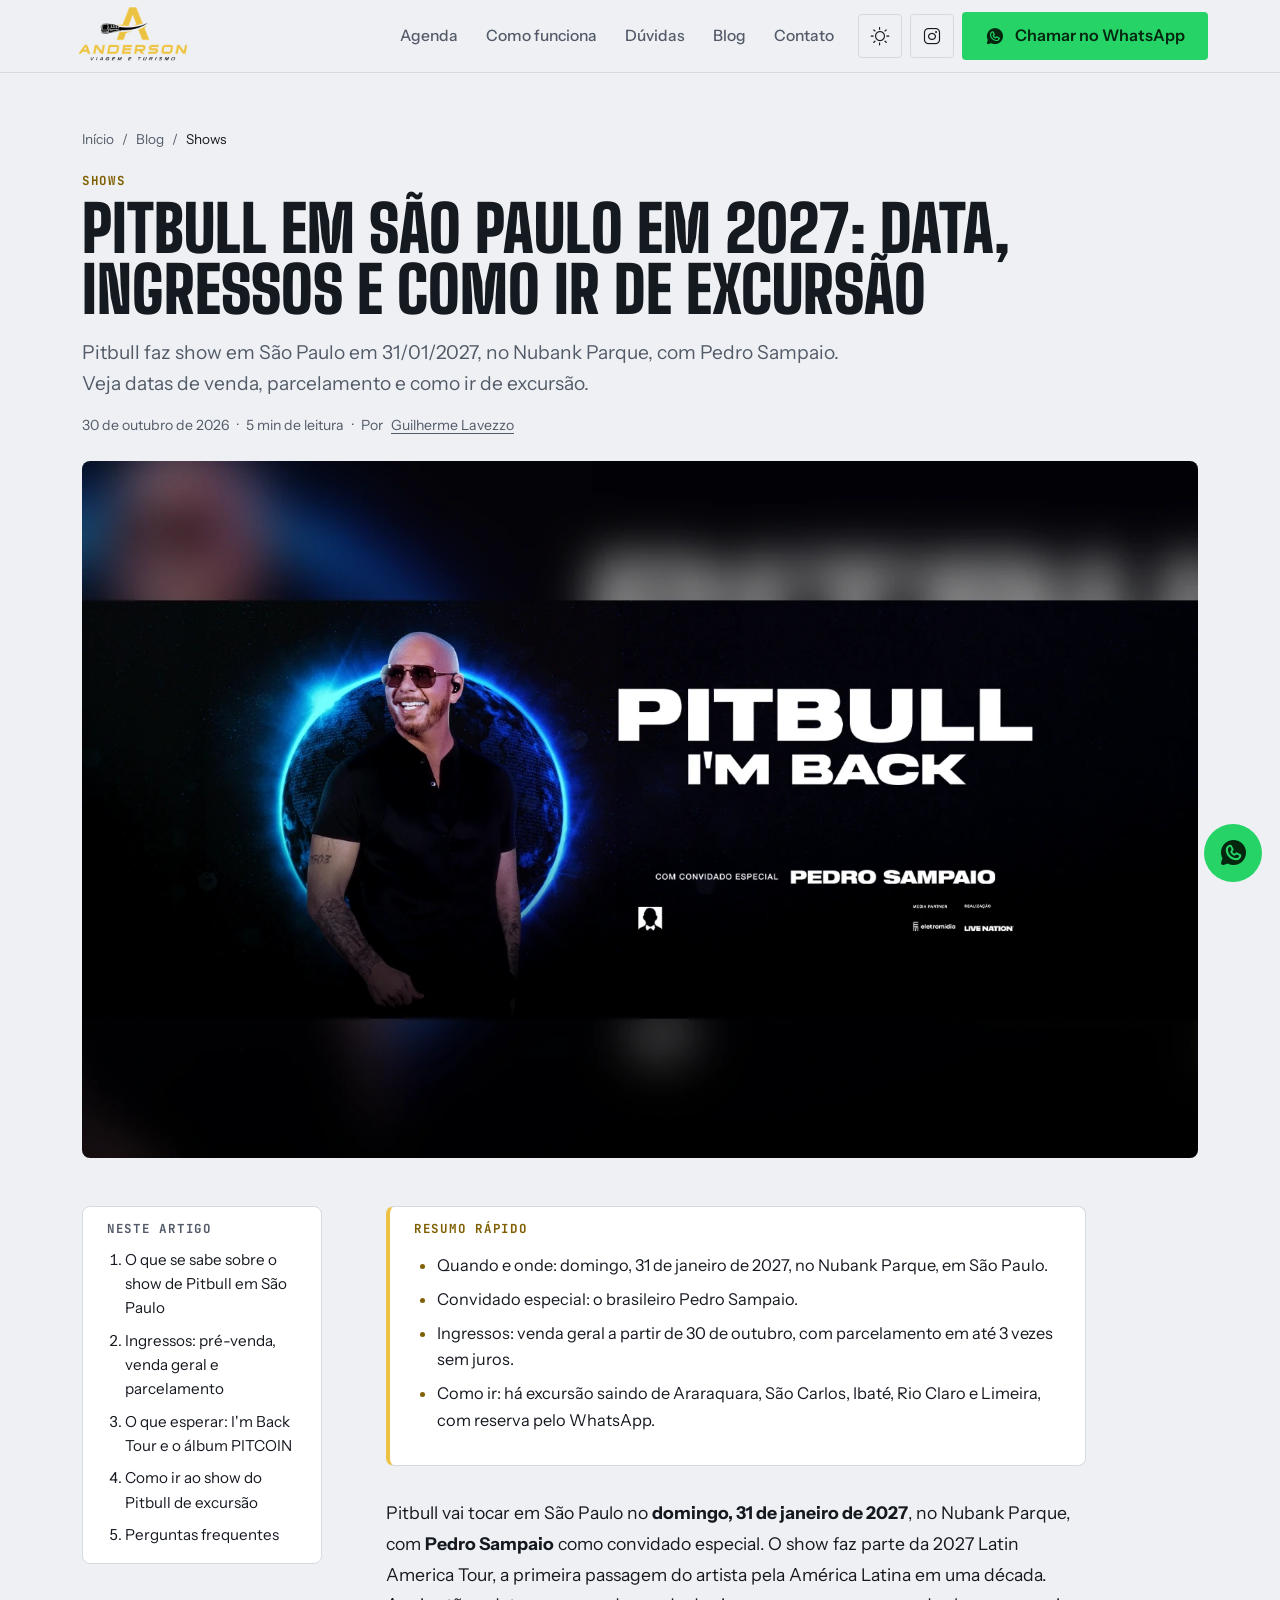
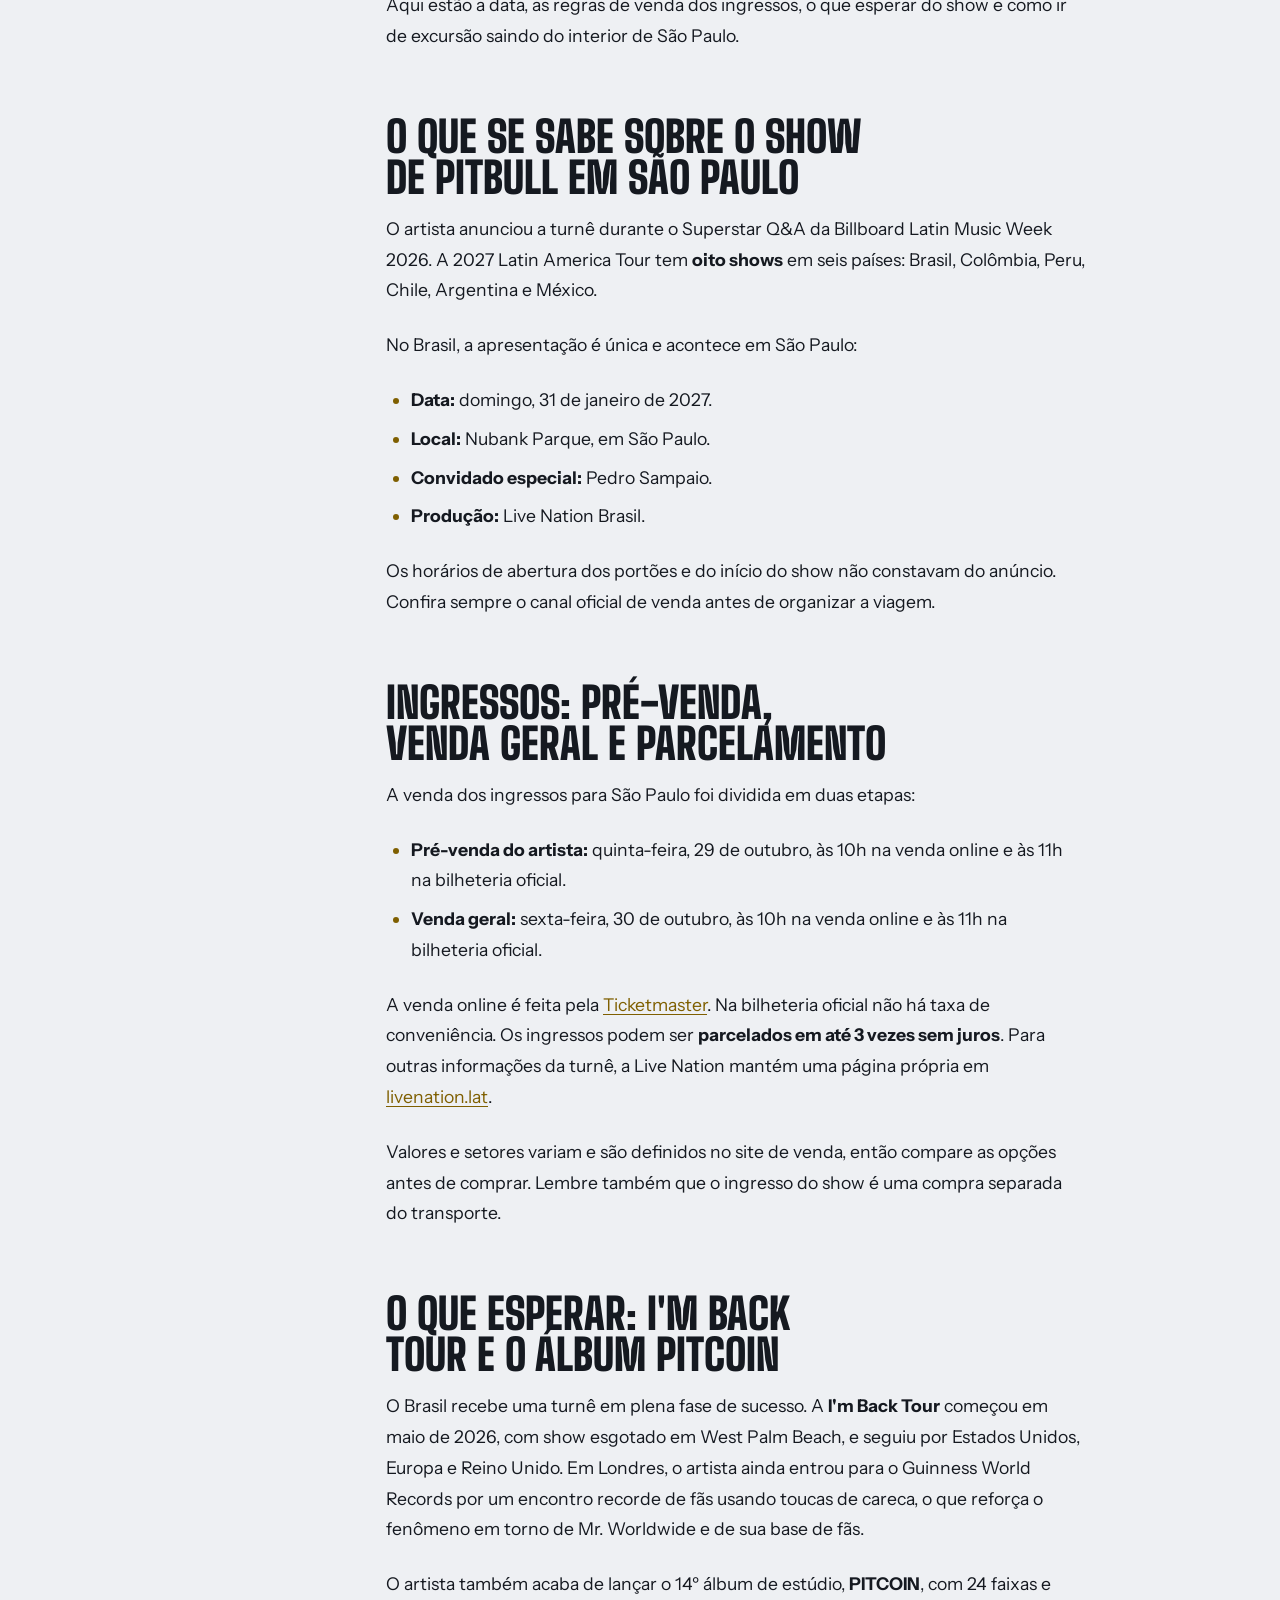
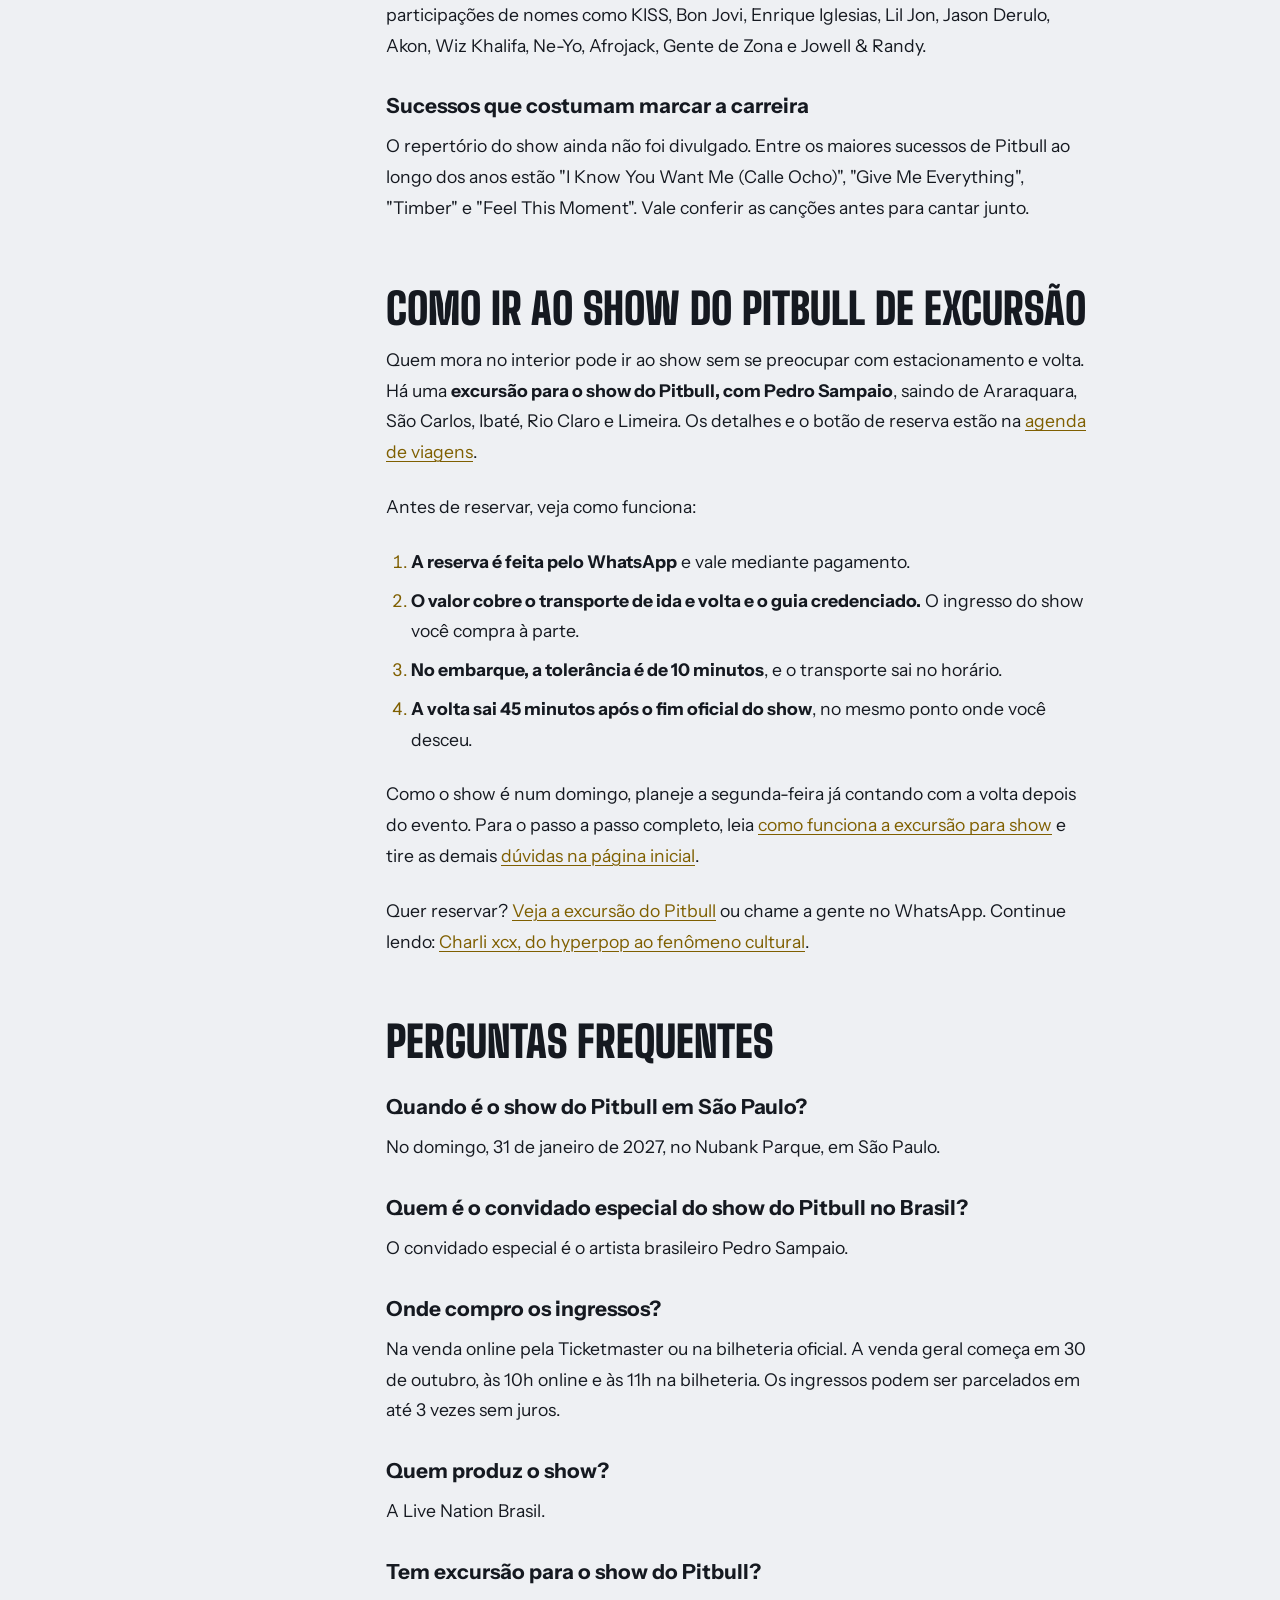
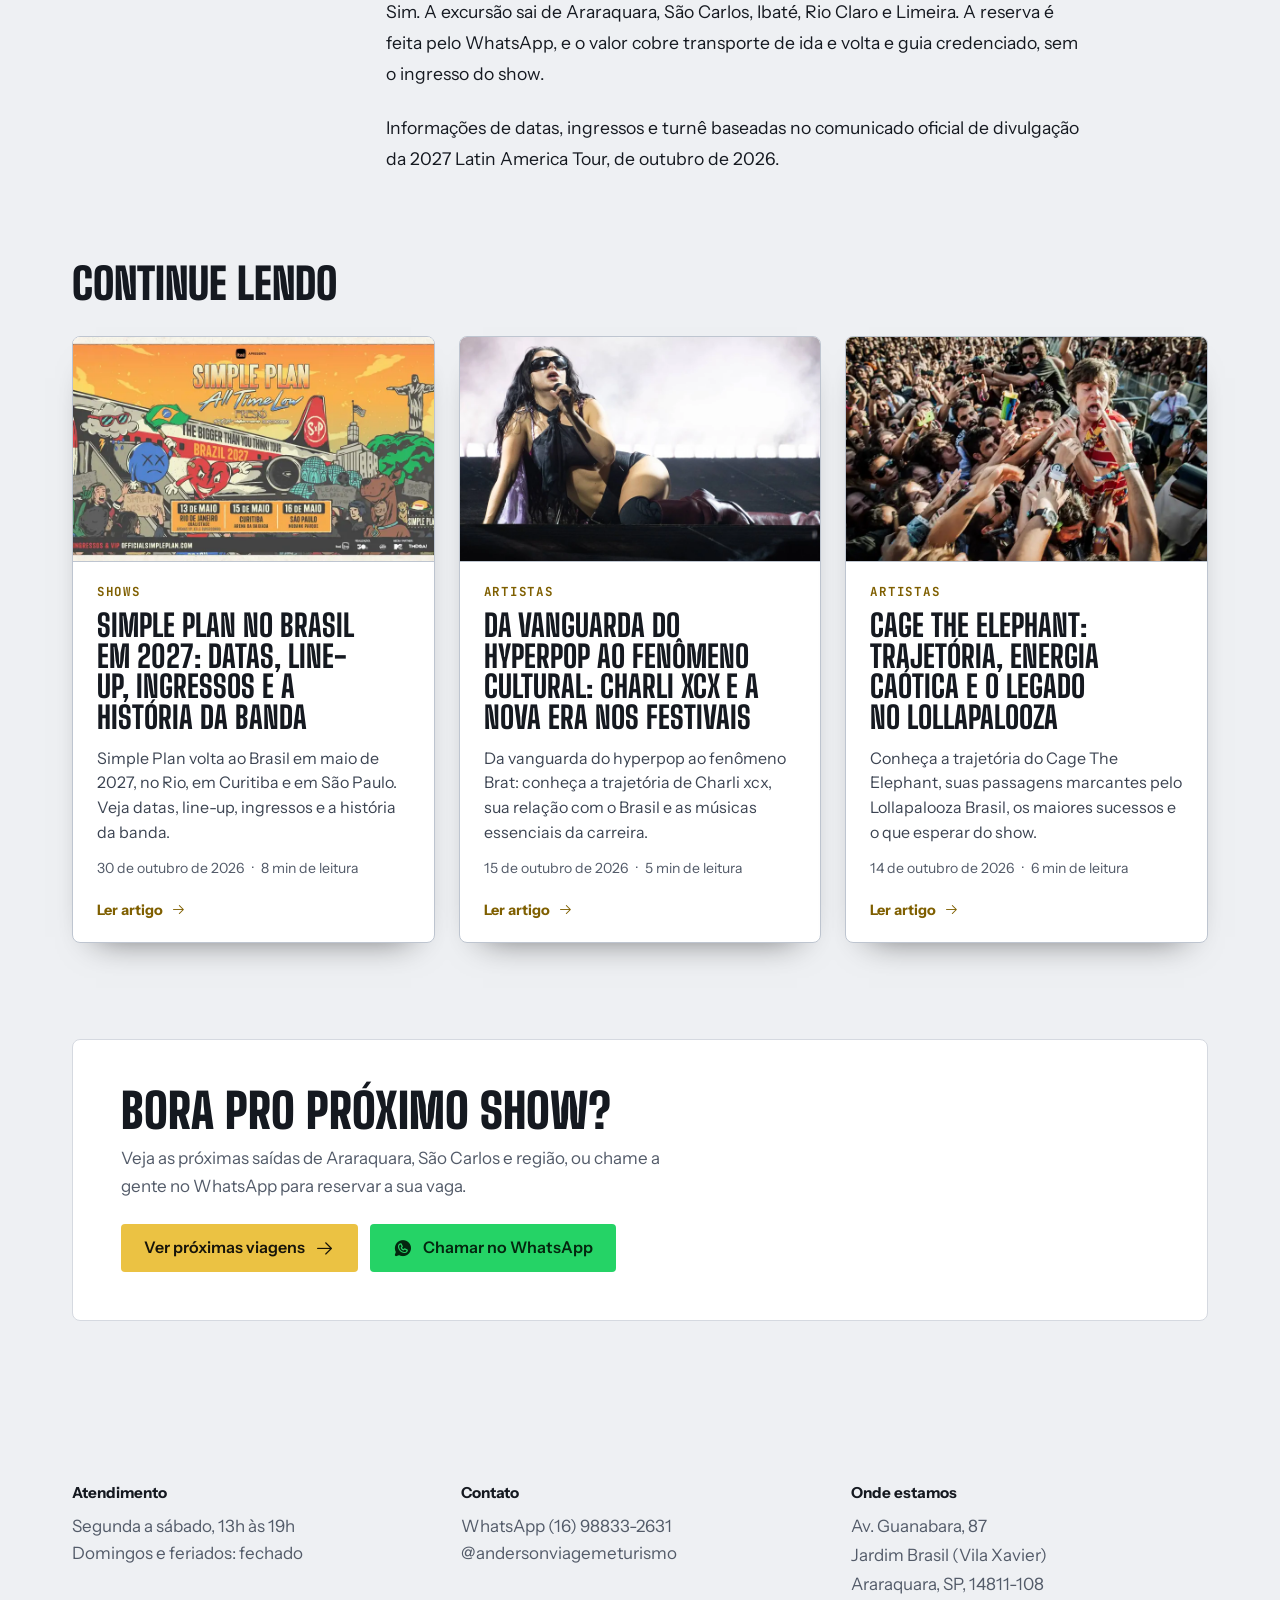
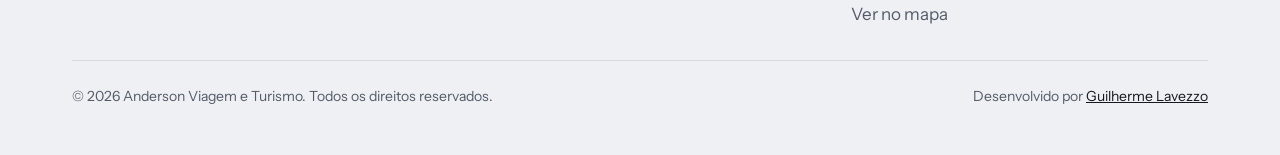
<file: blog/pitbull-sao-paulo-2027-ingressos-excursao/index.html>
<!DOCTYPE html>
<html lang="pt-BR">
<head>
    <meta charset="UTF-8">
    <meta name="viewport" content="width=device-width, initial-scale=1.0, viewport-fit=cover">
    <title>Pitbull em São Paulo 2027: data, ingressos e excursão</title>
    <meta name="description" content="Pitbull faz show em São Paulo em 31/01/2027, no Nubank Parque, com Pedro Sampaio. Veja datas de venda, parcelamento e como ir de excursão.">
    <meta name="robots" content="index, follow, max-image-preview:large">
    <link rel="canonical" href="https://www.andersonviagemeturismo.com.br/blog/pitbull-sao-paulo-2027-ingressos-excursao/">
    <meta name="author" content="Anderson Viagem e Turismo">
    <meta name="theme-color" content="#0F1217" media="(prefers-color-scheme: dark)">
    <meta name="theme-color" content="#EEF0F3" media="(prefers-color-scheme: light)">
    <meta property="og:type" content="article">
    <meta property="og:site_name" content="Blog Anderson Viagem e Turismo">
    <meta property="og:locale" content="pt_BR">
    <meta property="og:url" content="https://www.andersonviagemeturismo.com.br/blog/pitbull-sao-paulo-2027-ingressos-excursao/">
    <meta property="og:title" content="Pitbull em São Paulo 2027: data, ingressos e excursão">
    <meta property="og:description" content="Pitbull faz show em São Paulo em 31/01/2027, no Nubank Parque, com Pedro Sampaio. Veja datas de venda, parcelamento e como ir de excursão.">
    <meta property="og:image" content="https://www.andersonviagemeturismo.com.br/assets/img/blog/pitbull-og.jpg">
    <meta property="article:published_time" content="2026-10-30">
    <meta property="article:modified_time" content="2026-10-30">
    <meta property="article:section" content="Shows">
    <meta name="twitter:card" content="summary_large_image">
    <meta name="twitter:title" content="Pitbull em São Paulo 2027: data, ingressos e excursão">
    <meta name="twitter:description" content="Pitbull faz show em São Paulo em 31/01/2027, no Nubank Parque, com Pedro Sampaio. Veja datas de venda, parcelamento e como ir de excursão.">
    <meta name="twitter:image" content="https://www.andersonviagemeturismo.com.br/assets/img/blog/pitbull-og.jpg">
    <link rel="icon" href="/assets/favicon.png" type="image/png">
    <link rel="alternate" type="application/rss+xml" title="Blog Anderson Viagem e Turismo" href="/blog/feed.xml">

    <script type="application/ld+json">
{
  "@context": "https://schema.org",
  "@graph": [
    {
      "@type": "TravelAgency",
      "@id": "https://www.andersonviagemeturismo.com.br/#agencia",
      "name": "Anderson Viagem e Turismo",
      "url": "https://www.andersonviagemeturismo.com.br/",
      "logo": "https://www.andersonviagemeturismo.com.br/assets/logo-claro.png",
      "image": "https://www.andersonviagemeturismo.com.br/assets/img/og.jpg",
      "description": "Excursões de ida e volta para shows e festivais saindo de Araraquara, São Carlos, Ibaté, Rio Claro e Limeira, com guia credenciado e seguro viagem.",
      "telephone": "+55-16-98833-2631",
      "address": {
        "@type": "PostalAddress",
        "streetAddress": "Av. Guanabara, 87, Jardim Brasil (Vila Xavier)",
        "addressLocality": "Araraquara",
        "addressRegion": "SP",
        "postalCode": "14811-108",
        "addressCountry": "BR"
      },
      "areaServed": [
        {
          "@type": "City",
          "name": "Araraquara"
        },
        {
          "@type": "City",
          "name": "São Carlos"
        },
        {
          "@type": "City",
          "name": "Ibaté"
        },
        {
          "@type": "City",
          "name": "Rio Claro"
        },
        {
          "@type": "City",
          "name": "Limeira"
        }
      ],
      "openingHoursSpecification": [
        {
          "@type": "OpeningHoursSpecification",
          "dayOfWeek": [
            "Monday",
            "Tuesday",
            "Wednesday",
            "Thursday",
            "Friday",
            "Saturday"
          ],
          "opens": "13:00",
          "closes": "19:00"
        }
      ],
      "sameAs": [
        "https://www.instagram.com/andersonviagemeturismo/"
      ]
    },
    {
      "@type": "BlogPosting",
      "@id": "https://www.andersonviagemeturismo.com.br/blog/pitbull-sao-paulo-2027-ingressos-excursao/#artigo",
      "headline": "Pitbull em São Paulo em 2027: data, ingressos e como ir de excursão",
      "description": "Pitbull faz show em São Paulo em 31/01/2027, no Nubank Parque, com Pedro Sampaio. Veja datas de venda, parcelamento e como ir de excursão.",
      "image": [
        "https://www.andersonviagemeturismo.com.br/assets/img/blog/pitbull-capa-1600.webp",
        "https://www.andersonviagemeturismo.com.br/assets/img/blog/pitbull-og.jpg"
      ],
      "datePublished": "2026-10-30",
      "dateModified": "2026-10-30",
      "inLanguage": "pt-BR",
      "wordCount": 818,
      "author": {
        "@type": "Person",
        "name": "Guilherme Lavezzo",
        "url": "https://www.guilhermelavezzo.com.br/"
      },
      "publisher": {
        "@type": "Organization",
        "@id": "https://www.andersonviagemeturismo.com.br/#agencia",
        "name": "Anderson Viagem e Turismo",
        "logo": {
          "@type": "ImageObject",
          "url": "https://www.andersonviagemeturismo.com.br/assets/logo-claro.png"
        }
      },
      "mainEntityOfPage": "https://www.andersonviagemeturismo.com.br/blog/pitbull-sao-paulo-2027-ingressos-excursao/"
    },
    {
      "@type": "BreadcrumbList",
      "itemListElement": [
        {
          "@type": "ListItem",
          "position": 1,
          "name": "Início",
          "item": "https://www.andersonviagemeturismo.com.br/"
        },
        {
          "@type": "ListItem",
          "position": 2,
          "name": "Blog",
          "item": "https://www.andersonviagemeturismo.com.br/blog/"
        },
        {
          "@type": "ListItem",
          "position": 3,
          "name": "Pitbull em São Paulo em 2027: data, ingressos e como ir de excursão",
          "item": "https://www.andersonviagemeturismo.com.br/blog/pitbull-sao-paulo-2027-ingressos-excursao/"
        }
      ]
    },
    {
      "@type": "FAQPage",
      "mainEntity": [
        {
          "@type": "Question",
          "name": "Quando é o show do Pitbull em São Paulo?",
          "acceptedAnswer": {
            "@type": "Answer",
            "text": "No domingo, 31 de janeiro de 2027, no Nubank Parque, em São Paulo."
          }
        },
        {
          "@type": "Question",
          "name": "Quem é o convidado especial do show do Pitbull no Brasil?",
          "acceptedAnswer": {
            "@type": "Answer",
            "text": "O convidado especial é o artista brasileiro Pedro Sampaio."
          }
        },
        {
          "@type": "Question",
          "name": "Onde compro os ingressos?",
          "acceptedAnswer": {
            "@type": "Answer",
            "text": "Na venda online pela Ticketmaster ou na bilheteria oficial. A venda geral começa em 30 de outubro, às 10h online e às 11h na bilheteria. Os ingressos podem ser parcelados em até 3 vezes sem juros."
          }
        },
        {
          "@type": "Question",
          "name": "Quem produz o show?",
          "acceptedAnswer": {
            "@type": "Answer",
            "text": "A Live Nation Brasil."
          }
        },
        {
          "@type": "Question",
          "name": "Tem excursão para o show do Pitbull?",
          "acceptedAnswer": {
            "@type": "Answer",
            "text": "Sim. A excursão sai de Araraquara, São Carlos, Ibaté, Rio Claro e Limeira. A reserva é feita pelo WhatsApp, e o valor cobre transporte de ida e volta e guia credenciado, sem o ingresso do show. Informações de datas, ingressos e turnê baseadas no comunicado oficial de divulgação da 2027 Latin America Tour, de outubro de 2026."
          }
        }
      ]
    }
  ]
}
    </script>

    <!-- Página gerada por tools/gerar_blog.py. Edite o Markdown em tools/blog/posts e rode o script de novo. -->

    <!-- Google Analytics (carrega depois da página, para não atrasar a primeira exibição) -->
    <script>
        window.dataLayer = window.dataLayer || [];
        function gtag(){dataLayer.push(arguments);}
        gtag('js', new Date());
        gtag('config', 'G-4ZXGBNM724');
        window.addEventListener('load', function () {
            var carregar = function () {
                var s = document.createElement('script');
                s.async = true;
                s.src = 'https://www.googletagmanager.com/gtag/js?id=G-4ZXGBNM724';
                document.head.appendChild(s);
            };
            if ('requestIdleCallback' in window) requestIdleCallback(carregar, { timeout: 3000 });
            else setTimeout(carregar, 1500);
        });
    </script>

    <script>
        try {
            var saved = localStorage.getItem('color-theme');
            if (saved === 'light' || saved === 'dark') document.documentElement.dataset.theme = saved;
        } catch (e) {}
    </script>

    <link rel="preload" href="/assets/fonts/big-shoulders-display-latin-1.woff2" as="font" type="font/woff2" crossorigin>
    <link rel="preload" href="/assets/fonts/instrument-sans-latin-3.woff2" as="font" type="font/woff2" crossorigin>
    <link rel="preload" as="image" href="/assets/img/blog/pitbull-capa-1600.webp" imagesrcset="/assets/img/blog/pitbull-capa-800.webp 800w, /assets/img/blog/pitbull-capa-1600.webp 1600w" imagesizes="(max-width: 960px) 100vw, 940px" fetchpriority="high">
    <style>@font-face { font-family: 'Big Shoulders Display'; font-style: normal; font-weight: 800; font-display: swap; src: url(/assets/fonts/big-shoulders-display-latin-ext-0.woff2) format('woff2'); unicode-range: U+0100-02BA, U+02BD-02C5, U+02C7-02CC, U+02CE-02D7, U+02DD-02FF, U+0304, U+0308, U+0329, U+1D00-1DBF, U+1E00-1E9F, U+1EF2-1EFF, U+2020, U+20A0-20AB, U+20AD-20C4, U+2113, U+2C60-2C7F, U+A720-A7FF; } @font-face { font-family: 'Big Shoulders Display'; font-style: normal; font-weight: 800; font-display: swap; src: url(/assets/fonts/big-shoulders-display-latin-1.woff2) format('woff2'); unicode-range: U+0000-00FF, U+0131, U+0152-0153, U+02BB-02BC, U+02C6, U+02DA, U+02DC, U+0304, U+0308, U+0329, U+2000-206F, U+20AC, U+2122, U+2191, U+2193, U+2212, U+2215, U+FEFF, U+FFFD; } @font-face { font-family: 'Big Shoulders Display'; font-style: normal; font-weight: 900; font-display: swap; src: url(/assets/fonts/big-shoulders-display-latin-ext-0.woff2) format('woff2'); unicode-range: U+0100-02BA, U+02BD-02C5, U+02C7-02CC, U+02CE-02D7, U+02DD-02FF, U+0304, U+0308, U+0329, U+1D00-1DBF, U+1E00-1E9F, U+1EF2-1EFF, U+2020, U+20A0-20AB, U+20AD-20C4, U+2113, U+2C60-2C7F, U+A720-A7FF; } @font-face { font-family: 'Big Shoulders Display'; font-style: normal; font-weight: 900; font-display: swap; src: url(/assets/fonts/big-shoulders-display-latin-1.woff2) format('woff2'); unicode-range: U+0000-00FF, U+0131, U+0152-0153, U+02BB-02BC, U+02C6, U+02DA, U+02DC, U+0304, U+0308, U+0329, U+2000-206F, U+20AC, U+2122, U+2191, U+2193, U+2212, U+2215, U+FEFF, U+FFFD; } @font-face { font-family: 'Instrument Sans'; font-style: normal; font-weight: 400; font-stretch: 100%; font-display: swap; src: url(/assets/fonts/instrument-sans-latin-ext-2.woff2) format('woff2'); unicode-range: U+0100-02BA, U+02BD-02C5, U+02C7-02CC, U+02CE-02D7, U+02DD-02FF, U+0304, U+0308, U+0329, U+1D00-1DBF, U+1E00-1E9F, U+1EF2-1EFF, U+2020, U+20A0-20AB, U+20AD-20C4, U+2113, U+2C60-2C7F, U+A720-A7FF; } @font-face { font-family: 'Instrument Sans'; font-style: normal; font-weight: 400; font-stretch: 100%; font-display: swap; src: url(/assets/fonts/instrument-sans-latin-3.woff2) format('woff2'); unicode-range: U+0000-00FF, U+0131, U+0152-0153, U+02BB-02BC, U+02C6, U+02DA, U+02DC, U+0304, U+0308, U+0329, U+2000-206F, U+20AC, U+2122, U+2191, U+2193, U+2212, U+2215, U+FEFF, U+FFFD; } @font-face { font-family: 'Instrument Sans'; font-style: normal; font-weight: 500; font-stretch: 100%; font-display: swap; src: url(/assets/fonts/instrument-sans-latin-ext-2.woff2) format('woff2'); unicode-range: U+0100-02BA, U+02BD-02C5, U+02C7-02CC, U+02CE-02D7, U+02DD-02FF, U+0304, U+0308, U+0329, U+1D00-1DBF, U+1E00-1E9F, U+1EF2-1EFF, U+2020, U+20A0-20AB, U+20AD-20C4, U+2113, U+2C60-2C7F, U+A720-A7FF; } @font-face { font-family: 'Instrument Sans'; font-style: normal; font-weight: 500; font-stretch: 100%; font-display: swap; src: url(/assets/fonts/instrument-sans-latin-3.woff2) format('woff2'); unicode-range: U+0000-00FF, U+0131, U+0152-0153, U+02BB-02BC, U+02C6, U+02DA, U+02DC, U+0304, U+0308, U+0329, U+2000-206F, U+20AC, U+2122, U+2191, U+2193, U+2212, U+2215, U+FEFF, U+FFFD; } @font-face { font-family: 'Instrument Sans'; font-style: normal; font-weight: 600; font-stretch: 100%; font-display: swap; src: url(/assets/fonts/instrument-sans-latin-ext-2.woff2) format('woff2'); unicode-range: U+0100-02BA, U+02BD-02C5, U+02C7-02CC, U+02CE-02D7, U+02DD-02FF, U+0304, U+0308, U+0329, U+1D00-1DBF, U+1E00-1E9F, U+1EF2-1EFF, U+2020, U+20A0-20AB, U+20AD-20C4, U+2113, U+2C60-2C7F, U+A720-A7FF; } @font-face { font-family: 'Instrument Sans'; font-style: normal; font-weight: 600; font-stretch: 100%; font-display: swap; src: url(/assets/fonts/instrument-sans-latin-3.woff2) format('woff2'); unicode-range: U+0000-00FF, U+0131, U+0152-0153, U+02BB-02BC, U+02C6, U+02DA, U+02DC, U+0304, U+0308, U+0329, U+2000-206F, U+20AC, U+2122, U+2191, U+2193, U+2212, U+2215, U+FEFF, U+FFFD; } @font-face { font-family: 'Instrument Sans'; font-style: normal; font-weight: 700; font-stretch: 100%; font-display: swap; src: url(/assets/fonts/instrument-sans-latin-ext-2.woff2) format('woff2'); unicode-range: U+0100-02BA, U+02BD-02C5, U+02C7-02CC, U+02CE-02D7, U+02DD-02FF, U+0304, U+0308, U+0329, U+1D00-1DBF, U+1E00-1E9F, U+1EF2-1EFF, U+2020, U+20A0-20AB, U+20AD-20C4, U+2113, U+2C60-2C7F, U+A720-A7FF; } @font-face { font-family: 'Instrument Sans'; font-style: normal; font-weight: 700; font-stretch: 100%; font-display: swap; src: url(/assets/fonts/instrument-sans-latin-3.woff2) format('woff2'); unicode-range: U+0000-00FF, U+0131, U+0152-0153, U+02BB-02BC, U+02C6, U+02DA, U+02DC, U+0304, U+0308, U+0329, U+2000-206F, U+20AC, U+2122, U+2191, U+2193, U+2212, U+2215, U+FEFF, U+FFFD; } @font-face { font-family: 'JetBrains Mono'; font-style: normal; font-weight: 500; font-display: swap; src: url(/assets/fonts/jetbrains-mono-latin-ext-4.woff2) format('woff2'); unicode-range: U+0100-02BA, U+02BD-02C5, U+02C7-02CC, U+02CE-02D7, U+02DD-02FF, U+0304, U+0308, U+0329, U+1D00-1DBF, U+1E00-1E9F, U+1EF2-1EFF, U+2020, U+20A0-20AB, U+20AD-20C4, U+2113, U+2C60-2C7F, U+A720-A7FF; } @font-face { font-family: 'JetBrains Mono'; font-style: normal; font-weight: 500; font-display: swap; src: url(/assets/fonts/jetbrains-mono-latin-5.woff2) format('woff2'); unicode-range: U+0000-00FF, U+0131, U+0152-0153, U+02BB-02BC, U+02C6, U+02DA, U+02DC, U+0304, U+0308, U+0329, U+2000-206F, U+20AC, U+2122, U+2191, U+2193, U+2212, U+2215, U+FEFF, U+FFFD; } @font-face { font-family: 'JetBrains Mono'; font-style: normal; font-weight: 700; font-display: swap; src: url(/assets/fonts/jetbrains-mono-latin-ext-4.woff2) format('woff2'); unicode-range: U+0100-02BA, U+02BD-02C5, U+02C7-02CC, U+02CE-02D7, U+02DD-02FF, U+0304, U+0308, U+0329, U+1D00-1DBF, U+1E00-1E9F, U+1EF2-1EFF, U+2020, U+20A0-20AB, U+20AD-20C4, U+2113, U+2C60-2C7F, U+A720-A7FF; } @font-face { font-family: 'JetBrains Mono'; font-style: normal; font-weight: 700; font-display: swap; src: url(/assets/fonts/jetbrains-mono-latin-5.woff2) format('woff2'); unicode-range: U+0000-00FF, U+0131, U+0152-0153, U+02BB-02BC, U+02C6, U+02DA, U+02DC, U+0304, U+0308, U+0329, U+2000-206F, U+20AC, U+2122, U+2191, U+2193, U+2212, U+2215, U+FEFF, U+FFFD; }</style>
    <link rel="stylesheet" href="/assets/icons/phosphor-site.css">
    <link rel="stylesheet" href="/assets/site.css">
    <link rel="stylesheet" href="/assets/blog.css">
</head>
<body>
    <a class="skip-link" href="#conteudo">Pular para o conteúdo</a>

    <header class="topbar">
        <div class="wrap topbar-inner">
            <a class="logo" href="/" aria-label="Anderson Viagem e Turismo, página inicial" translate="no">
                <img class="logo-dark" src="/assets/logo-escuro-360.webp" alt="Anderson Viagem e Turismo" width="120" height="58">
                <img class="logo-light" src="/assets/logo-claro-360.webp" alt="Anderson Viagem e Turismo" width="120" height="58">
            </a>
            <nav class="nav" aria-label="Principal">
                <a href="/#agenda">Agenda</a>
                <a href="/#como-funciona">Como funciona</a>
                <a href="/#duvidas">Dúvidas</a>
                <a href="/blog/" aria-current="page">Blog</a>
                <a href="#contato">Contato</a>
            </nav>
            <div class="top-actions">
                <button class="icon-btn theme-toggle" id="theme-toggle" type="button" aria-label="Alternar tema claro e escuro">
                    <i class="ph ph-moon" aria-hidden="true"></i>
                    <i class="ph ph-sun" aria-hidden="true"></i>
                </button>
                <a class="icon-btn" href="https://www.instagram.com/andersonviagemeturismo/" target="_blank" rel="noopener noreferrer" aria-label="Instagram da Anderson Turismo">
                    <i class="ph ph-instagram-logo" aria-hidden="true"></i>
                </a>
                <a class="btn btn-wa" data-wa="" href="#" target="_blank" rel="noopener noreferrer"><i class="ph-fill ph-whatsapp-logo" aria-hidden="true"></i>Chamar no WhatsApp</a>
                <button class="icon-btn menu-btn" id="menu-btn" type="button" aria-label="Abrir menu" aria-expanded="false" aria-controls="mobile-nav">
                    <i class="ph ph-list" aria-hidden="true"></i>
                </button>
            </div>
        </div>
        <nav class="wrap mobile-nav" id="mobile-nav" aria-label="Menu" hidden>
            <a href="/#agenda">Agenda</a>
            <a href="/#como-funciona">Como funciona</a>
            <a href="/#duvidas">Dúvidas</a>
            <a href="/blog/" aria-current="page">Blog</a>
            <a href="#contato">Contato</a>
            <a class="btn btn-wa" data-wa="" href="#" target="_blank" rel="noopener noreferrer"><i class="ph-fill ph-whatsapp-logo" aria-hidden="true"></i>Chamar no WhatsApp</a>
        </nav>
    </header>

    <main id="conteudo">
        <article class="post">
            <header class="post-head wrap">
                <nav class="crumbs" aria-label="Você está em"><a href="/">Início</a><span aria-hidden="true">/</span><a href="/blog/">Blog</a><span aria-hidden="true">/</span><span aria-current="page">Shows</span></nav>
                <p class="post-cat">Shows</p>
                <h1>Pitbull em São Paulo em 2027: data, ingressos e como ir de excursão</h1>
                <p class="lede">Pitbull faz show em São Paulo em 31/01/2027, no Nubank Parque, com Pedro Sampaio. Veja datas de venda, parcelamento e como ir de excursão.</p>
                <p class="post-meta"><time datetime="2026-10-30">30 de outubro de 2026</time><span aria-hidden="true">·</span>5 min de leitura<span aria-hidden="true">·</span>Por <a href="https://www.guilhermelavezzo.com.br/" target="_blank" rel="noopener noreferrer author">Guilherme Lavezzo</a></p>
            </header>
            <figure class="post-cover wrap">
                <img src="/assets/img/blog/pitbull-capa-1600.webp" srcset="/assets/img/blog/pitbull-capa-800.webp 800w, /assets/img/blog/pitbull-capa-1600.webp 1600w" sizes="(max-width: 960px) 100vw, 940px" alt="Arte da turnê I&#x27;m Back, de Pitbull, com convidado especial Pedro Sampaio" width="1600" height="1000" fetchpriority="high" decoding="async">
                
            </figure>
            <div class="post-layout wrap">
                <nav class="toc" aria-label="Neste artigo"><p class="toc-titulo">Neste artigo</p><ol><li><a href="#o-que-se-sabe-sobre-o-show-de-pitbull-em-sao-paulo">O que se sabe sobre o show de Pitbull em São Paulo</a></li><li><a href="#ingressos-pre-venda-venda-geral-e-parcelamento">Ingressos: pré-venda, venda geral e parcelamento</a></li><li><a href="#o-que-esperar-i-m-back-tour-e-o-album-pitcoin">O que esperar: I&#x27;m Back Tour e o álbum PITCOIN</a></li><li><a href="#como-ir-ao-show-do-pitbull-de-excursao">Como ir ao show do Pitbull de excursão</a></li><li><a href="#perguntas-frequentes">Perguntas frequentes</a></li></ol></nav>
                <div class="prose">
<aside class="resumo" aria-label="Resumo rápido"><p class="resumo-titulo">Resumo rápido</p><ul><li>Quando e onde: domingo, 31 de janeiro de 2027, no Nubank Parque, em São Paulo.</li><li>Convidado especial: o brasileiro Pedro Sampaio.</li><li>Ingressos: venda geral a partir de 30 de outubro, com parcelamento em até 3 vezes sem juros.</li><li>Como ir: há excursão saindo de Araraquara, São Carlos, Ibaté, Rio Claro e Limeira, com reserva pelo WhatsApp.</li></ul></aside>
<p>Pitbull vai tocar em São Paulo no <strong>domingo, 31 de janeiro de 2027</strong>, no Nubank Parque, com <strong>Pedro Sampaio</strong> como convidado especial. O show faz parte da 2027 Latin America Tour, a primeira passagem do artista pela América Latina em uma década. Aqui estão a data, as regras de venda dos ingressos, o que esperar do show e como ir de excursão saindo do interior de São Paulo.</p>
<h2 id="o-que-se-sabe-sobre-o-show-de-pitbull-em-sao-paulo">O que se sabe sobre o show de Pitbull em São Paulo</h2>
<p>O artista anunciou a turnê durante o Superstar Q&amp;A da Billboard Latin Music Week 2026. A 2027 Latin America Tour tem <strong>oito shows</strong> em seis países: Brasil, Colômbia, Peru, Chile, Argentina e México.</p>
<p>No Brasil, a apresentação é única e acontece em São Paulo:</p>
<ul>
<li><strong>Data:</strong> domingo, 31 de janeiro de 2027.</li>
<li><strong>Local:</strong> Nubank Parque, em São Paulo.</li>
<li><strong>Convidado especial:</strong> Pedro Sampaio.</li>
<li><strong>Produção:</strong> Live Nation Brasil.</li>
</ul>
<p>Os horários de abertura dos portões e do início do show não constavam do anúncio. Confira sempre o canal oficial de venda antes de organizar a viagem.</p>
<h2 id="ingressos-pre-venda-venda-geral-e-parcelamento">Ingressos: pré-venda, venda geral e parcelamento</h2>
<p>A venda dos ingressos para São Paulo foi dividida em duas etapas:</p>
<ul>
<li><strong>Pré-venda do artista:</strong> quinta-feira, 29 de outubro, às 10h na venda online e às 11h na bilheteria oficial.</li>
<li><strong>Venda geral:</strong> sexta-feira, 30 de outubro, às 10h na venda online e às 11h na bilheteria oficial.</li>
</ul>
<p>A venda online é feita pela <a href="https://www.ticketmaster.com.br" target="_blank" rel="noopener noreferrer">Ticketmaster</a>. Na bilheteria oficial não há taxa de conveniência. Os ingressos podem ser <strong>parcelados em até 3 vezes sem juros</strong>. Para outras informações da turnê, a Live Nation mantém uma página própria em <a href="https://www.livenation.lat" target="_blank" rel="noopener noreferrer">livenation.lat</a>.</p>
<p>Valores e setores variam e são definidos no site de venda, então compare as opções antes de comprar. Lembre também que o ingresso do show é uma compra separada do transporte.</p>
<h2 id="o-que-esperar-i-m-back-tour-e-o-album-pitcoin">O que esperar: I'm Back Tour e o álbum PITCOIN</h2>
<p>O Brasil recebe uma turnê em plena fase de sucesso. A <strong>I'm Back Tour</strong> começou em maio de 2026, com show esgotado em West Palm Beach, e seguiu por Estados Unidos, Europa e Reino Unido. Em Londres, o artista ainda entrou para o Guinness World Records por um encontro recorde de fãs usando toucas de careca, o que reforça o fenômeno em torno de Mr. Worldwide e de sua base de fãs.</p>
<p>O artista também acaba de lançar o 14º álbum de estúdio, <strong>PITCOIN</strong>, com 24 faixas e participações de nomes como KISS, Bon Jovi, Enrique Iglesias, Lil Jon, Jason Derulo, Akon, Wiz Khalifa, Ne-Yo, Afrojack, Gente de Zona e Jowell &amp; Randy.</p>
<h3 id="sucessos-que-costumam-marcar-a-carreira">Sucessos que costumam marcar a carreira</h3>
<p>O repertório do show ainda não foi divulgado. Entre os maiores sucessos de Pitbull ao longo dos anos estão "I Know You Want Me (Calle Ocho)", "Give Me Everything", "Timber" e "Feel This Moment". Vale conferir as canções antes para cantar junto.</p>
<h2 id="como-ir-ao-show-do-pitbull-de-excursao">Como ir ao show do Pitbull de excursão</h2>
<p>Quem mora no interior pode ir ao show sem se preocupar com estacionamento e volta. Há uma <strong>excursão para o show do Pitbull, com Pedro Sampaio</strong>, saindo de Araraquara, São Carlos, Ibaté, Rio Claro e Limeira. Os detalhes e o botão de reserva estão na <a href="/#viagem-93">agenda de viagens</a>.</p>
<p>Antes de reservar, veja como funciona:</p>
<ol>
<li><strong>A reserva é feita pelo WhatsApp</strong> e vale mediante pagamento.</li>
<li><strong>O valor cobre o transporte de ida e volta e o guia credenciado.</strong> O ingresso do show você compra à parte.</li>
<li><strong>No embarque, a tolerância é de 10 minutos</strong>, e o transporte sai no horário.</li>
<li><strong>A volta sai 45 minutos após o fim oficial do show</strong>, no mesmo ponto onde você desceu.</li>
</ol>
<p>Como o show é num domingo, planeje a segunda-feira já contando com a volta depois do evento. Para o passo a passo completo, leia <a href="/#como-funciona">como funciona a excursão para show</a> e tire as demais <a href="/#duvidas">dúvidas na página inicial</a>.</p>
<p>Quer reservar? <a href="/#viagem-93">Veja a excursão do Pitbull</a> ou chame a gente no WhatsApp. Continue lendo: <a href="/blog/charli-xcx-hyperpop-fenomeno-cultural-festivais/">Charli xcx, do hyperpop ao fenômeno cultural</a>.</p>
<h2 id="perguntas-frequentes">Perguntas frequentes</h2>
<h3 id="quando-e-o-show-do-pitbull-em-sao-paulo">Quando é o show do Pitbull em São Paulo?</h3>
<p>No domingo, 31 de janeiro de 2027, no Nubank Parque, em São Paulo.</p>
<h3 id="quem-e-o-convidado-especial-do-show-do-pitbull-no-brasil">Quem é o convidado especial do show do Pitbull no Brasil?</h3>
<p>O convidado especial é o artista brasileiro Pedro Sampaio.</p>
<h3 id="onde-compro-os-ingressos">Onde compro os ingressos?</h3>
<p>Na venda online pela Ticketmaster ou na bilheteria oficial. A venda geral começa em 30 de outubro, às 10h online e às 11h na bilheteria. Os ingressos podem ser parcelados em até 3 vezes sem juros.</p>
<h3 id="quem-produz-o-show">Quem produz o show?</h3>
<p>A Live Nation Brasil.</p>
<h3 id="tem-excursao-para-o-show-do-pitbull">Tem excursão para o show do Pitbull?</h3>
<p>Sim. A excursão sai de Araraquara, São Carlos, Ibaté, Rio Claro e Limeira. A reserva é feita pelo WhatsApp, e o valor cobre transporte de ida e volta e guia credenciado, sem o ingresso do show.</p>
<p>Informações de datas, ingressos e turnê baseadas no comunicado oficial de divulgação da 2027 Latin America Tour, de outubro de 2026.</p>
                </div>
            </div>
        </article>

        <section class="relacionados" aria-labelledby="rel-title">
            <div class="wrap">
                <h2 id="rel-title">Continue lendo</h2>
                <div class="post-grid">
                <article class="post-card">
                    <a class="post-card-media" href="/blog/simple-plan-brasil-2027-datas-line-up-historia/" tabindex="-1" aria-hidden="true">
                        <img src="/assets/img/blog/simple-plan-capa-800.webp" alt="" width="800" height="500" loading="lazy" decoding="async" style="object-position: 50% 6%">
                    </a>
                    <div class="post-card-body">
                        <p class="post-cat">Shows</p>
                        <h3><a href="/blog/simple-plan-brasil-2027-datas-line-up-historia/">Simple Plan no Brasil em 2027: datas, line-up, ingressos e a história da banda</a></h3>
                        <p class="post-card-desc">Simple Plan volta ao Brasil em maio de 2027, no Rio, em Curitiba e em São Paulo. Veja datas, line-up, ingressos e a história da banda.</p>
                        <p class="post-meta"><time datetime="2026-10-30">30 de outubro de 2026</time><span aria-hidden="true">·</span>8 min de leitura</p>
                        <span class="post-more" aria-hidden="true">Ler artigo<i class="ph ph-arrow-right"></i></span>
                    </div>
                </article>
<article class="post-card">
                    <a class="post-card-media" href="/blog/charli-xcx-hyperpop-fenomeno-cultural-festivais/" tabindex="-1" aria-hidden="true">
                        <img src="/assets/img/blog/charli-xcx-capa-800.webp" alt="" width="800" height="500" loading="lazy" decoding="async" style="object-position: 50% 0%">
                    </a>
                    <div class="post-card-body">
                        <p class="post-cat">Artistas</p>
                        <h3><a href="/blog/charli-xcx-hyperpop-fenomeno-cultural-festivais/">Da Vanguarda do Hyperpop ao Fenômeno Cultural: Charli xcx e a Nova Era nos Festivais</a></h3>
                        <p class="post-card-desc">Da vanguarda do hyperpop ao fenômeno Brat: conheça a trajetória de Charli xcx, sua relação com o Brasil e as músicas essenciais da carreira.</p>
                        <p class="post-meta"><time datetime="2026-10-15">15 de outubro de 2026</time><span aria-hidden="true">·</span>5 min de leitura</p>
                        <span class="post-more" aria-hidden="true">Ler artigo<i class="ph ph-arrow-right"></i></span>
                    </div>
                </article>
<article class="post-card">
                    <a class="post-card-media" href="/blog/cage-the-elephant-trajetoria-lollapalooza/" tabindex="-1" aria-hidden="true">
                        <img src="/assets/img/blog/cage-the-elephant-capa-800.webp" alt="" width="800" height="500" loading="lazy" decoding="async" style="object-position: 50% 40%">
                    </a>
                    <div class="post-card-body">
                        <p class="post-cat">Artistas</p>
                        <h3><a href="/blog/cage-the-elephant-trajetoria-lollapalooza/">Cage The Elephant: Trajetória, Energia Caótica e o Legado no Lollapalooza</a></h3>
                        <p class="post-card-desc">Conheça a trajetória do Cage The Elephant, suas passagens marcantes pelo Lollapalooza Brasil, os maiores sucessos e o que esperar do show.</p>
                        <p class="post-meta"><time datetime="2026-10-14">14 de outubro de 2026</time><span aria-hidden="true">·</span>6 min de leitura</p>
                        <span class="post-more" aria-hidden="true">Ler artigo<i class="ph ph-arrow-right"></i></span>
                    </div>
                </article>
                </div>
            </div>
        </section>

        <section class="blog-cta" id="contato" aria-labelledby="cta-title">
            <div class="wrap">
                <div class="blog-cta-box">
                    <div>
                        <h2 id="cta-title">Bora pro próximo show?</h2>
                        <p>Veja as próximas saídas de Araraquara, São Carlos e região, ou chame a gente no WhatsApp para reservar a sua vaga.</p>
                    </div>
                    <div class="cta-row">
                        <a class="btn btn-primary" href="/#agenda">Ver próximas viagens<i class="ph ph-arrow-right" aria-hidden="true"></i></a>
                        <a class="btn btn-wa" data-wa="Vi o blog e quero reservar" href="#" target="_blank" rel="noopener noreferrer"><i class="ph-fill ph-whatsapp-logo" aria-hidden="true"></i>Chamar no WhatsApp</a>
                    </div>
                </div>
            </div>
        </section>
    </main>

    <footer class="wrap">
        <div class="footer-grid">
            <div>
                <h3>Atendimento</h3>
                <p>Segunda a sábado, 13h às 19h</p>
                <p>Domingos e feriados: fechado</p>
            </div>
            <div>
                <h3>Contato</h3>
                <p><a data-wa="" href="#" target="_blank" rel="noopener noreferrer">WhatsApp (16)&nbsp;98833-2631</a></p>
                <p><a href="https://www.instagram.com/andersonviagemeturismo/" target="_blank" rel="noopener noreferrer">@andersonviagemeturismo</a></p>
            </div>
            <div>
                <h3>Onde estamos</h3>
                <address>
                    <p>Av. Guanabara, 87</p>
                    <p>Jardim Brasil (Vila Xavier)</p>
                    <p>Araraquara, SP, 14811-108</p>
                    <p><a href="https://www.google.com/maps/search/?api=1&amp;query=Anderson+Viagem+e+Turismo+Av.+Guanabara+87+Araraquara+SP" target="_blank" rel="noopener noreferrer">Ver no mapa</a></p>
                </address>
            </div>
        </div>
        <div class="legal">
            <p>© <span data-year>2026</span> <span translate="no">Anderson Viagem e Turismo</span>. Todos os direitos reservados.</p>
            <p>Desenvolvido por <a href="https://www.guilhermelavezzo.com.br/" target="_blank" rel="noopener noreferrer">Guilherme Lavezzo</a></p>
        </div>
    </footer>

    <a class="wa-float" data-wa="" href="#" target="_blank" rel="noopener noreferrer" aria-label="Chamar no WhatsApp">
        <i class="ph-fill ph-whatsapp-logo" aria-hidden="true"></i>
    </a>

    <script src="/assets/site.js"></script>
</body>
</html>
</file>
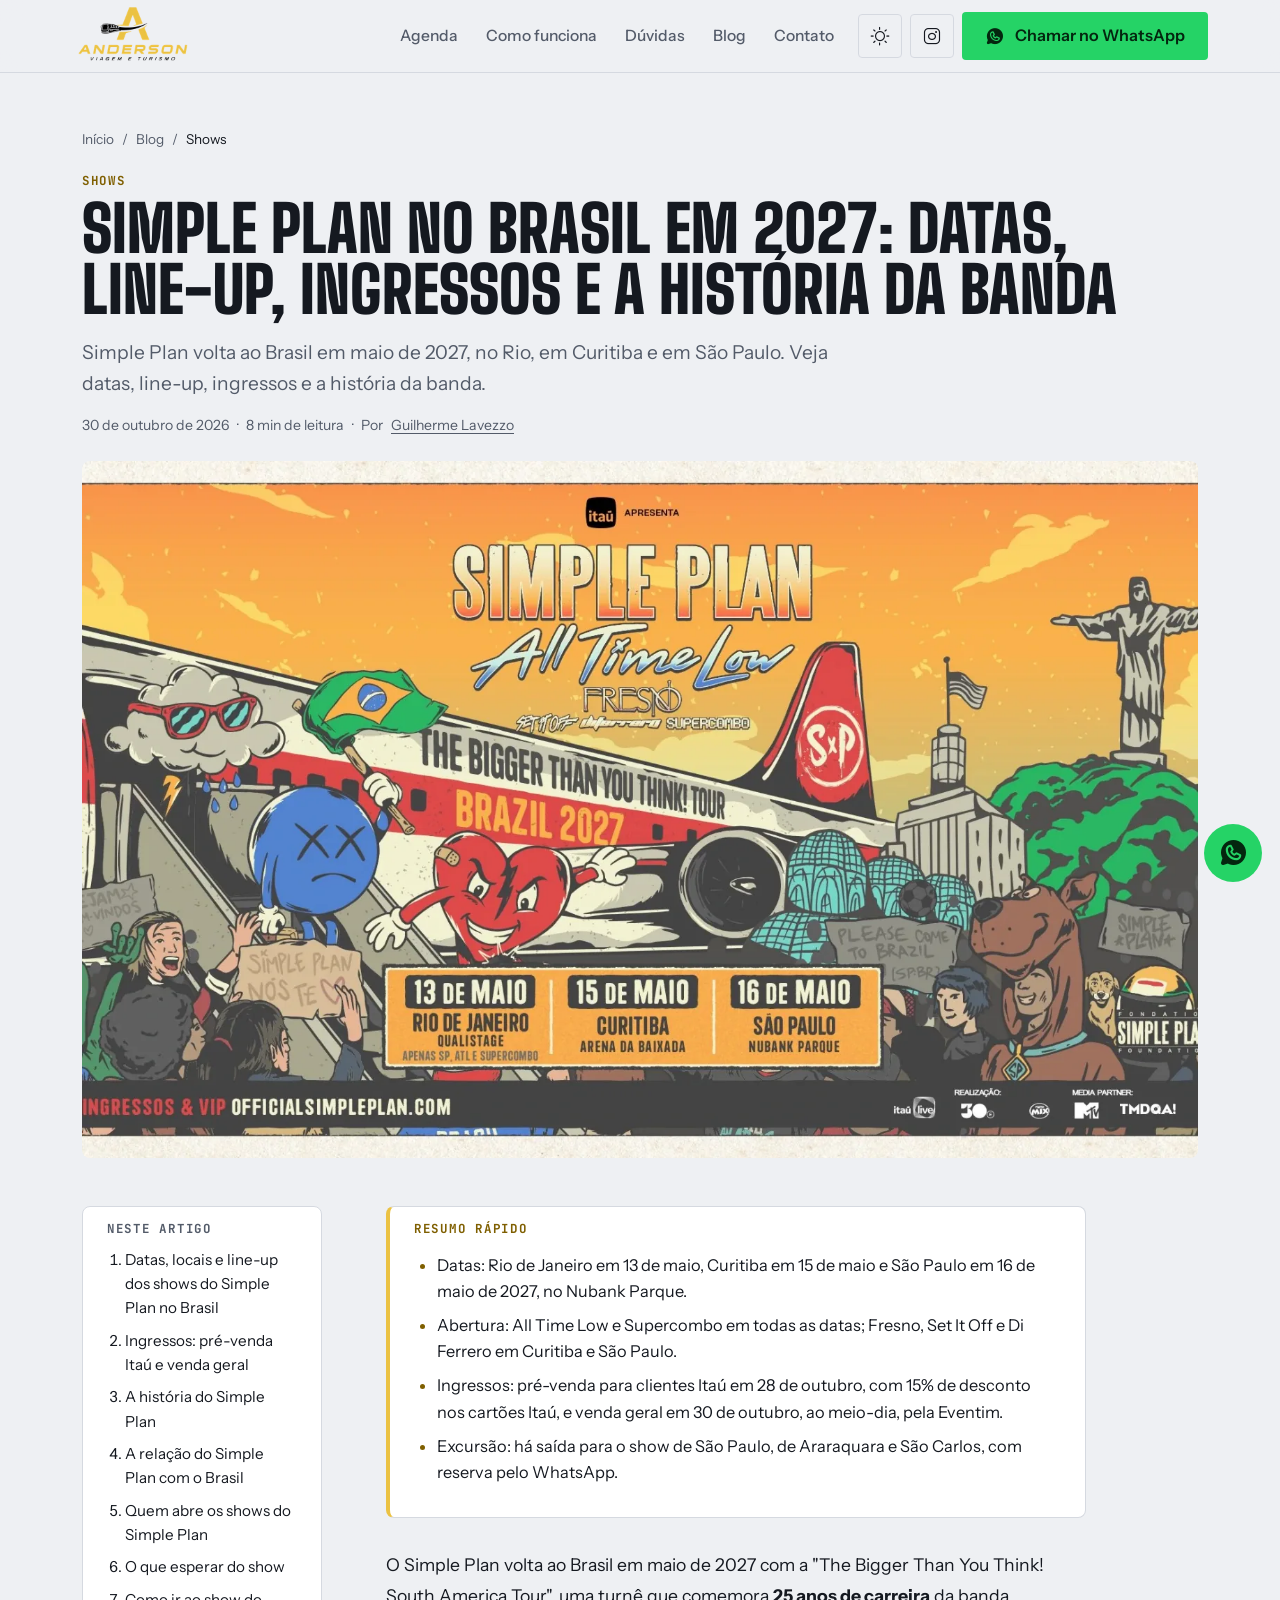
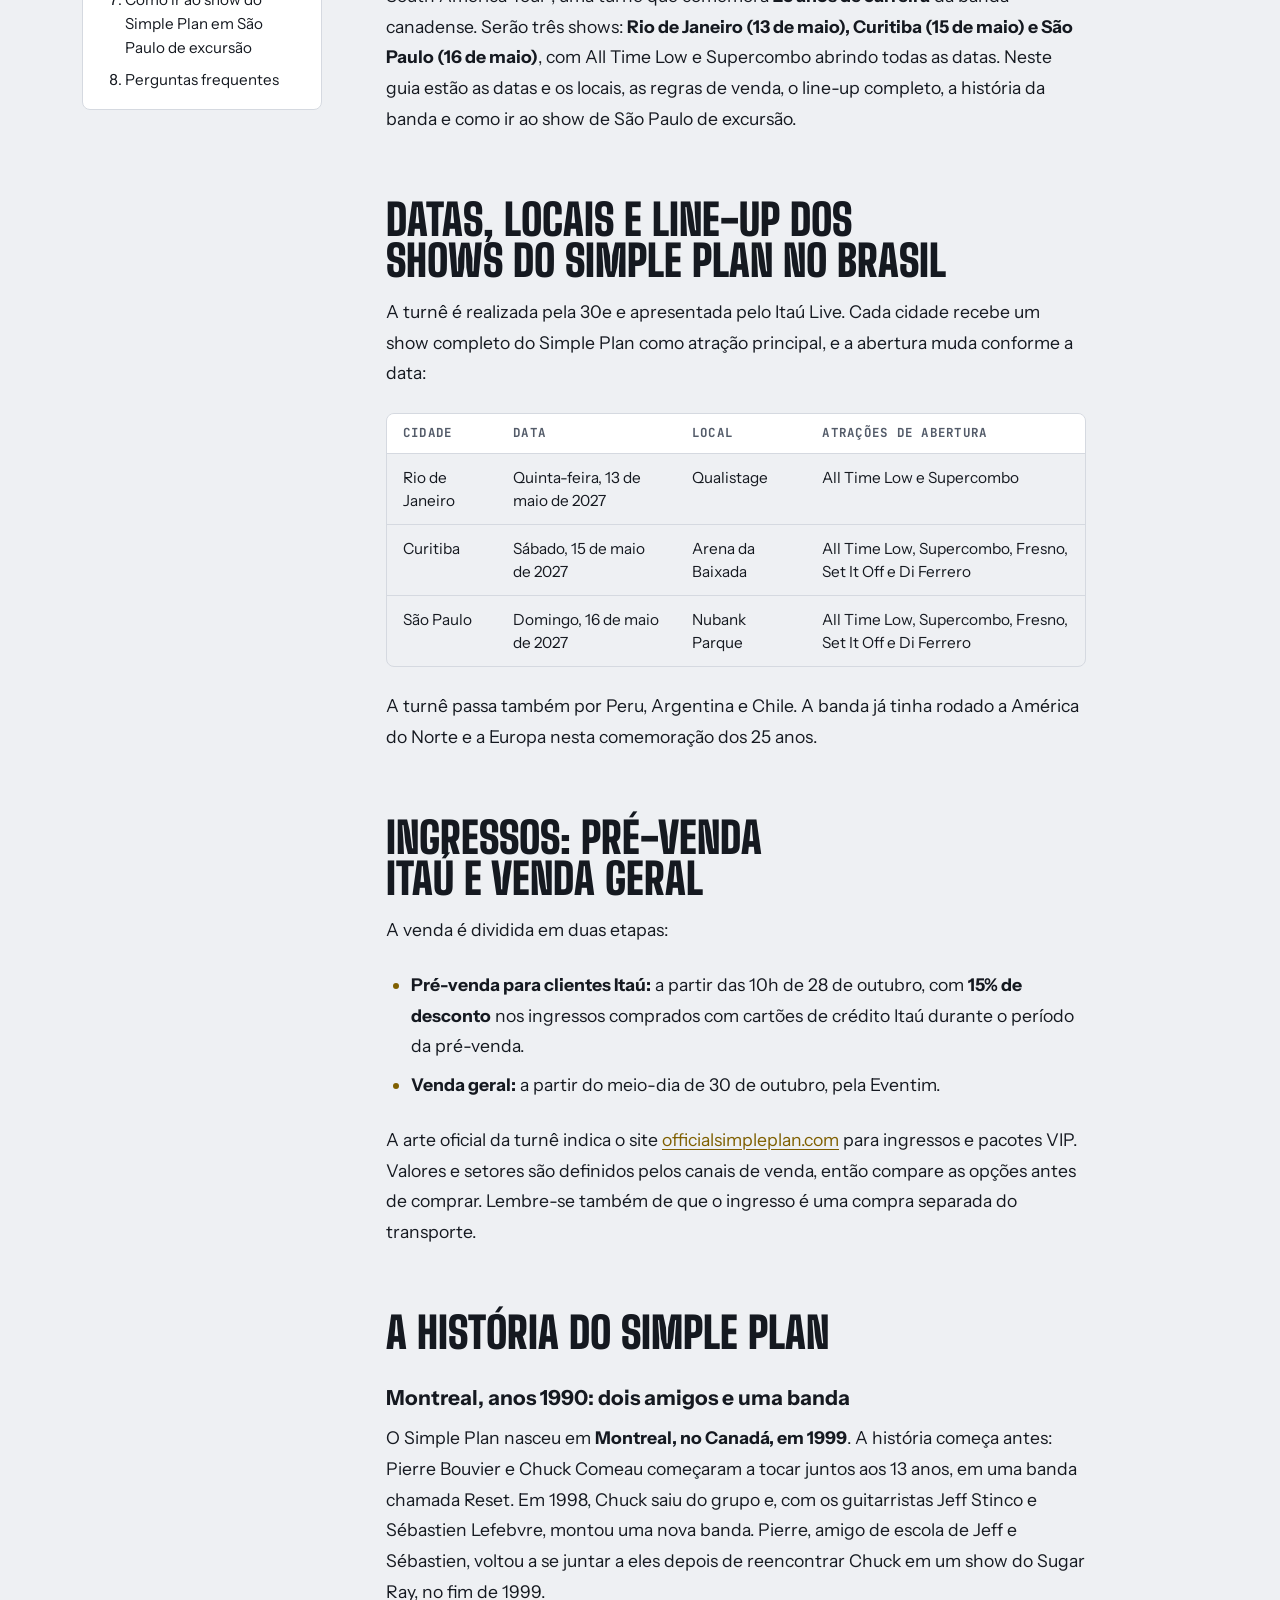
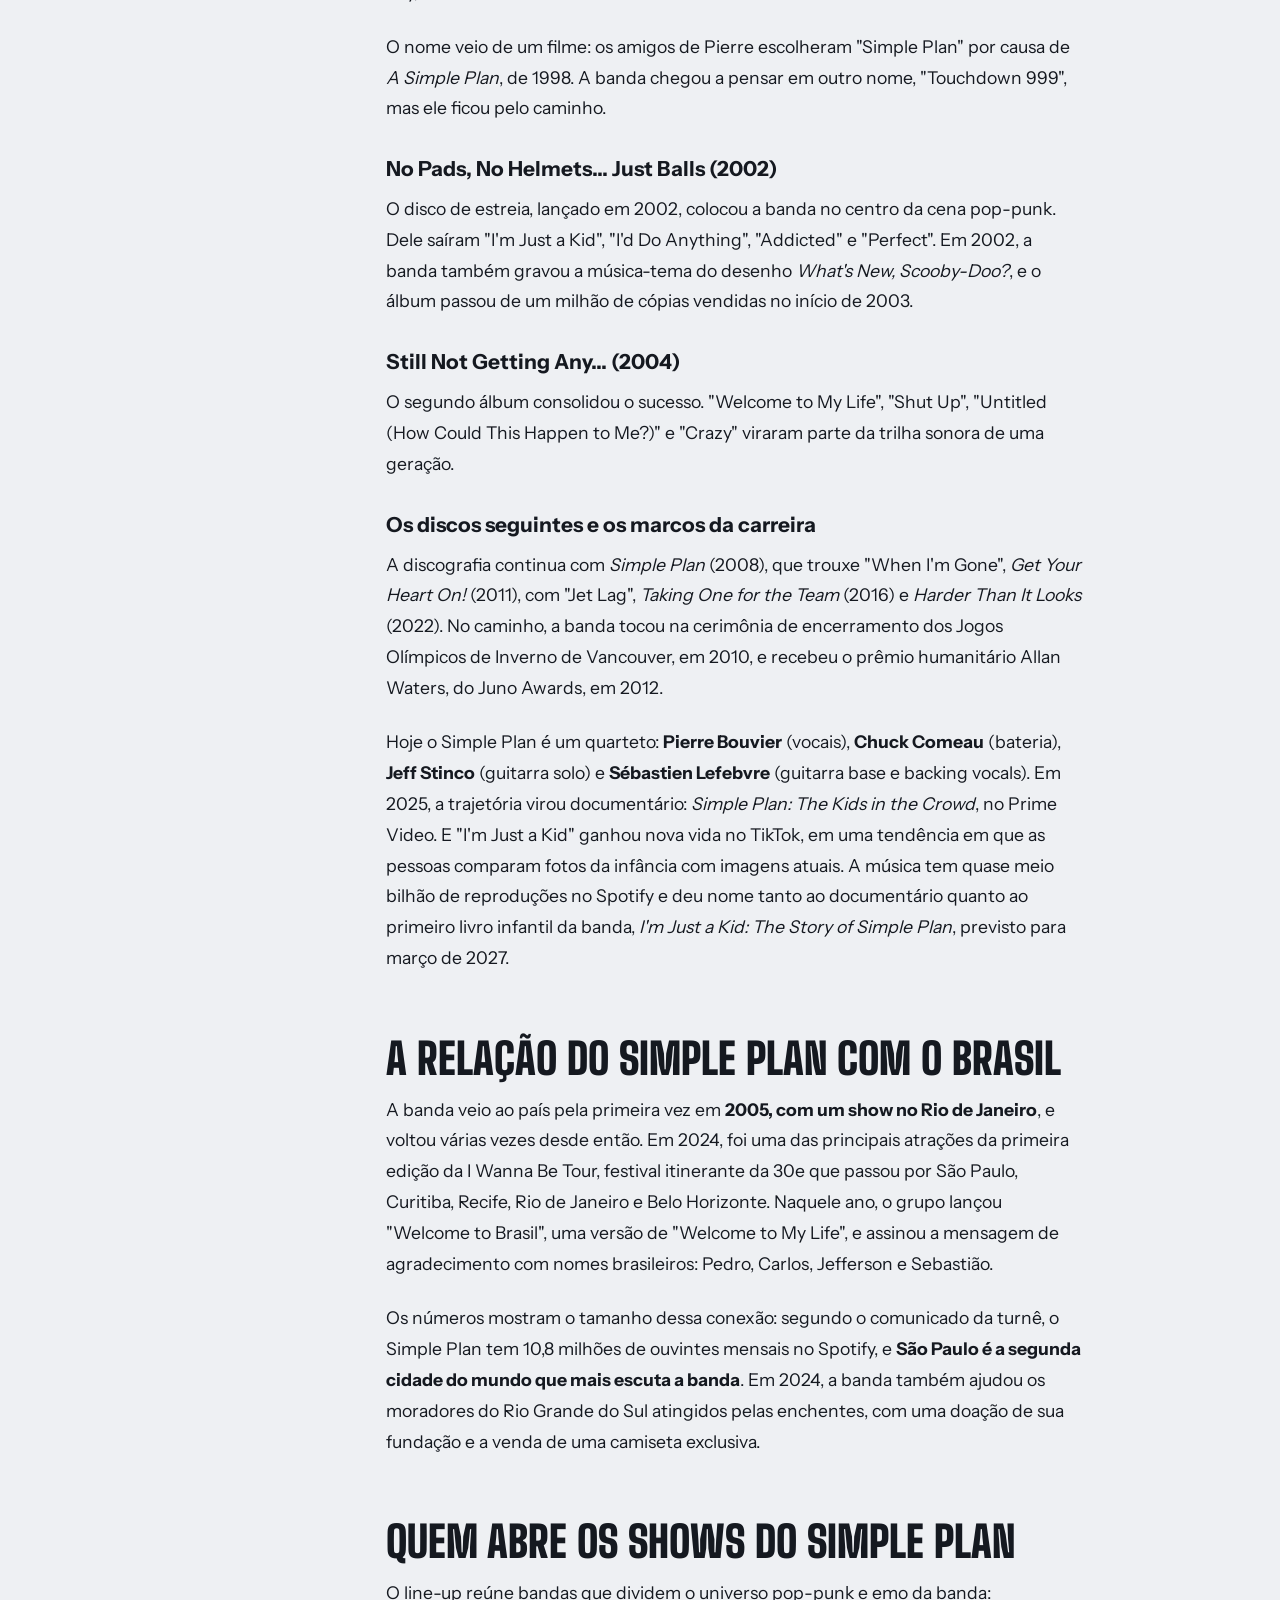
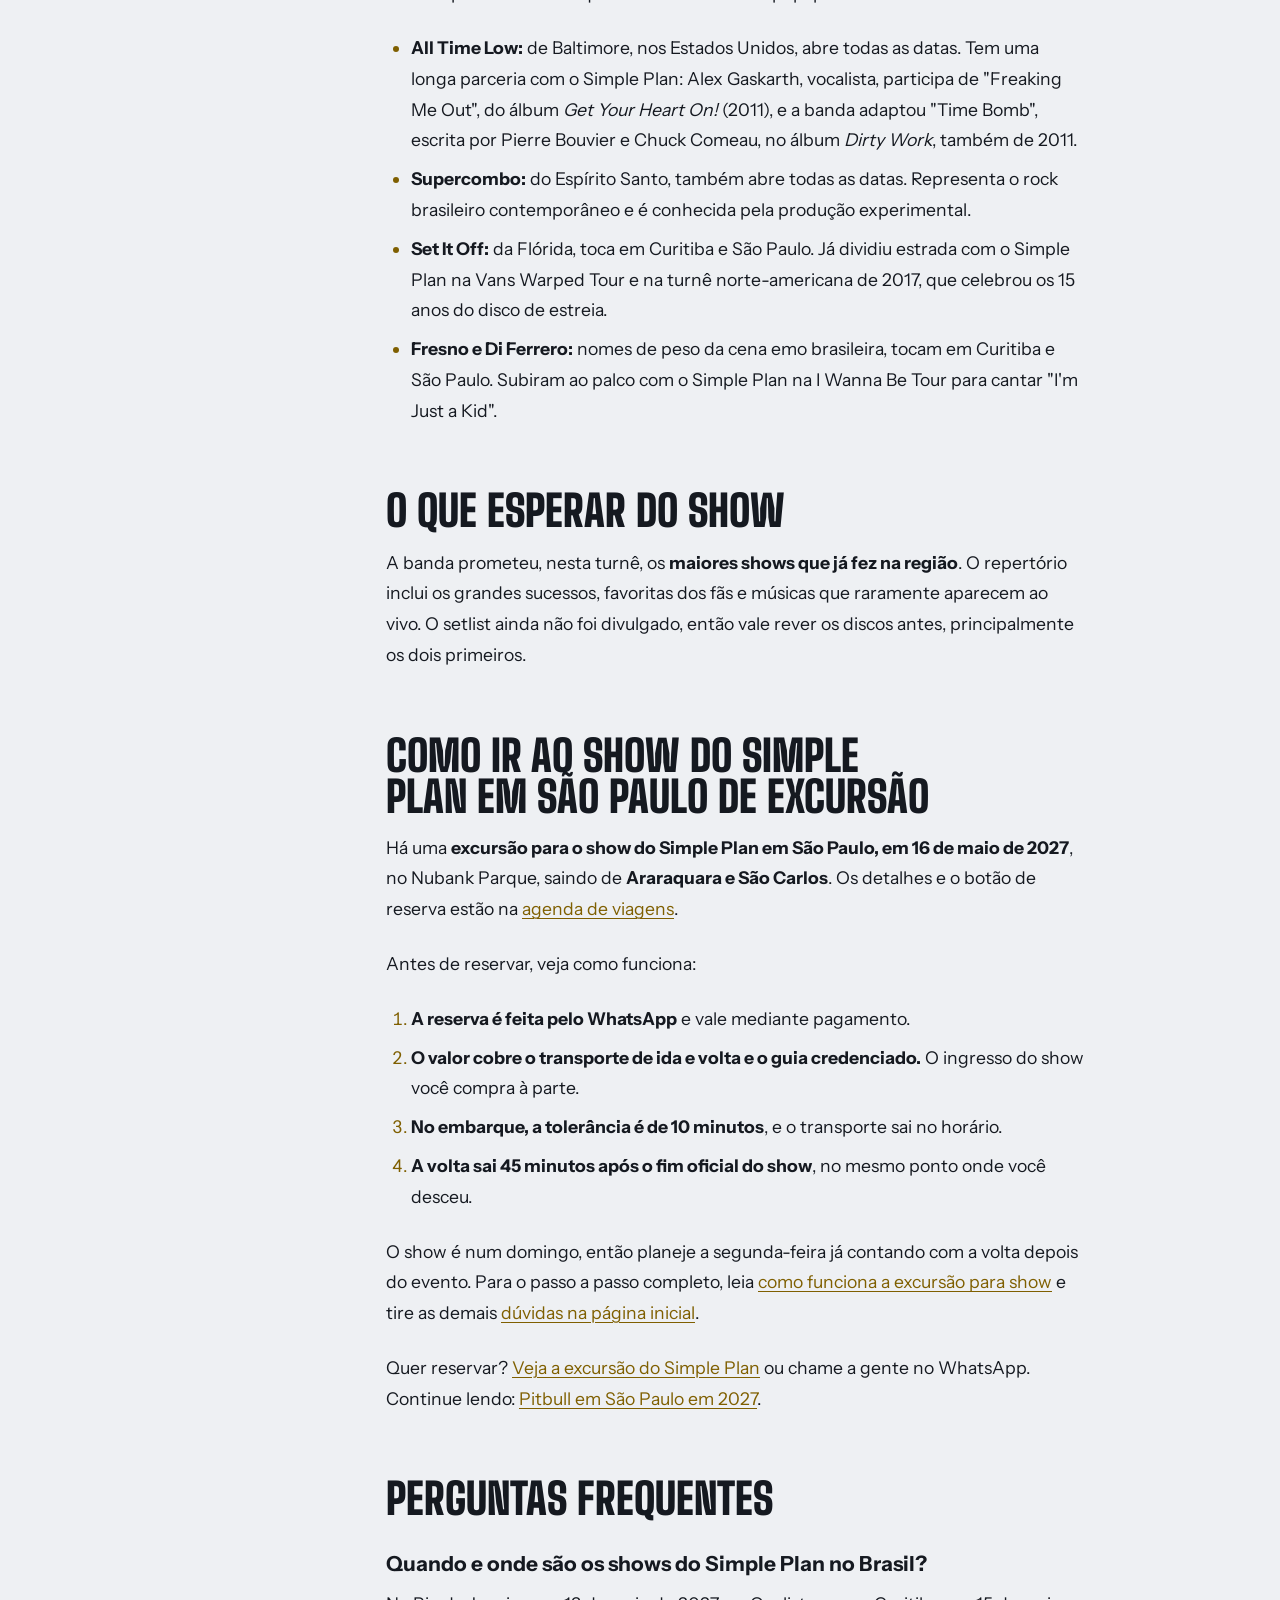
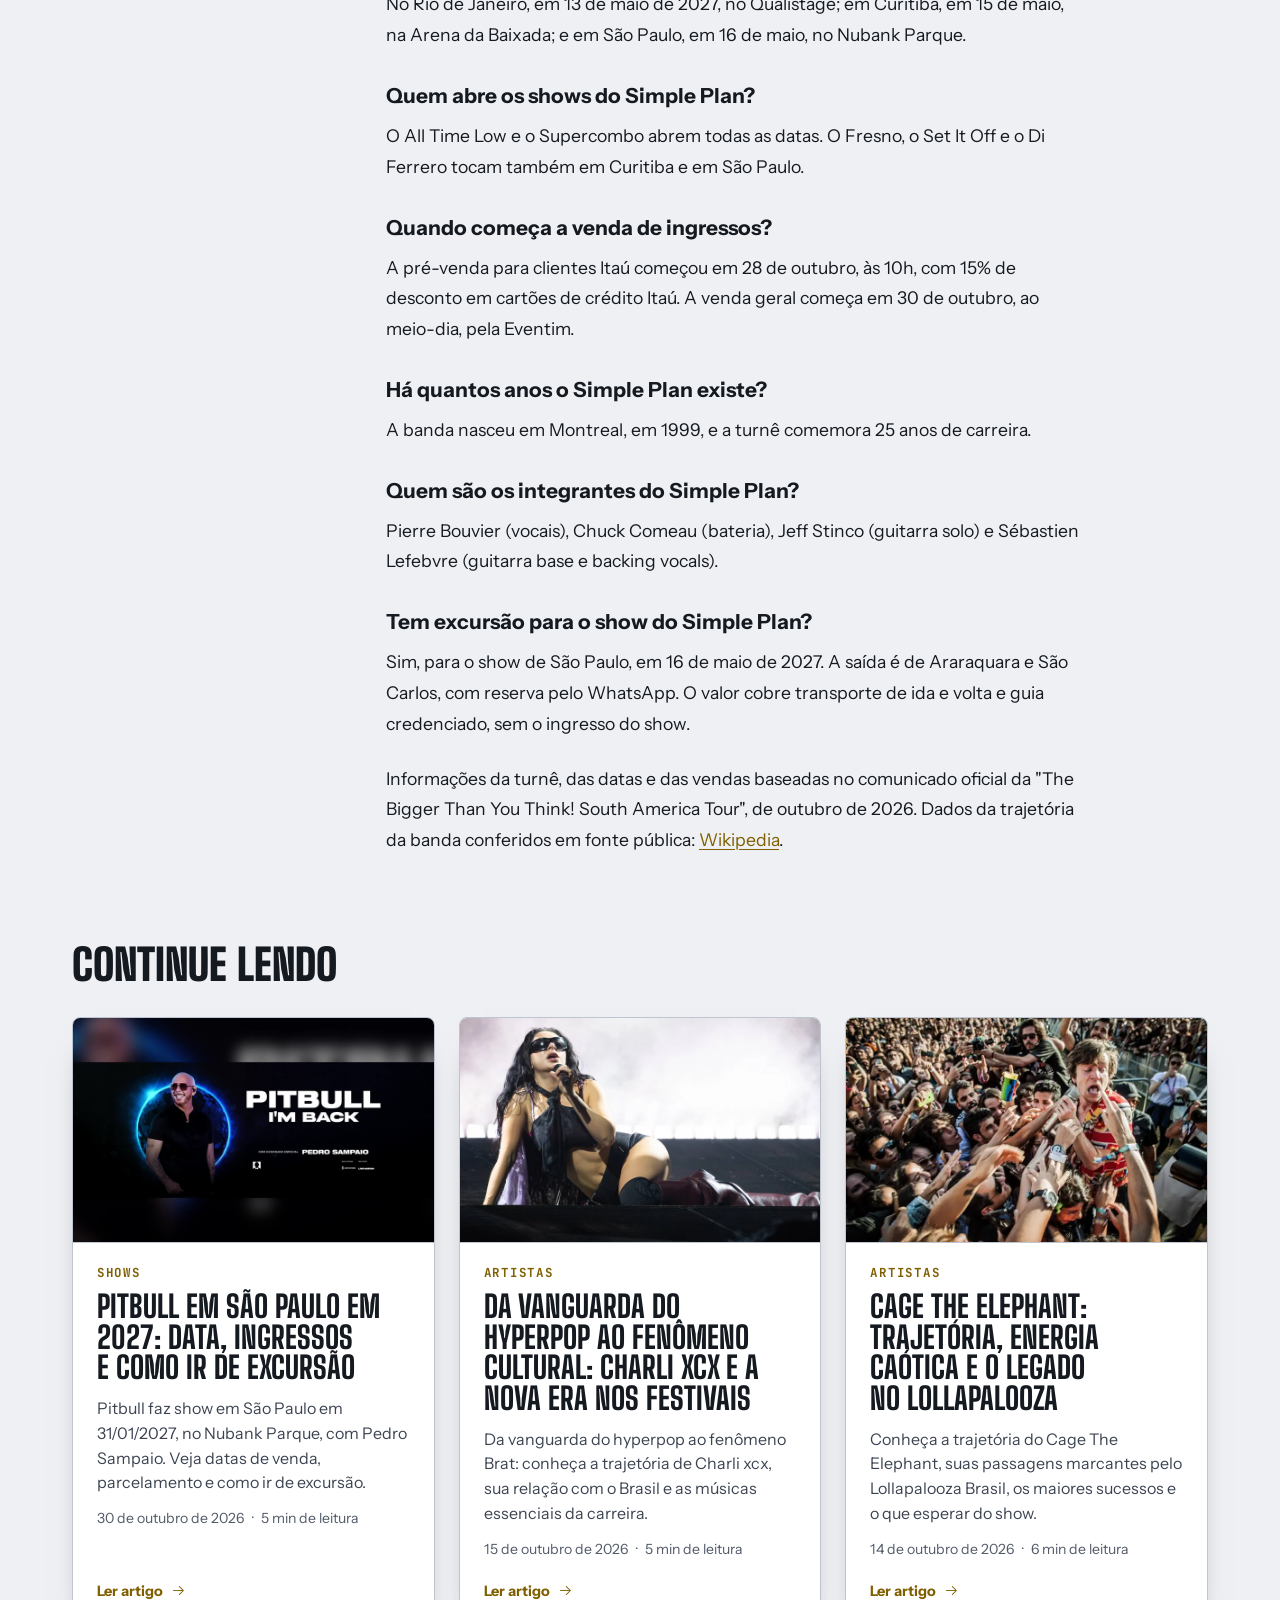
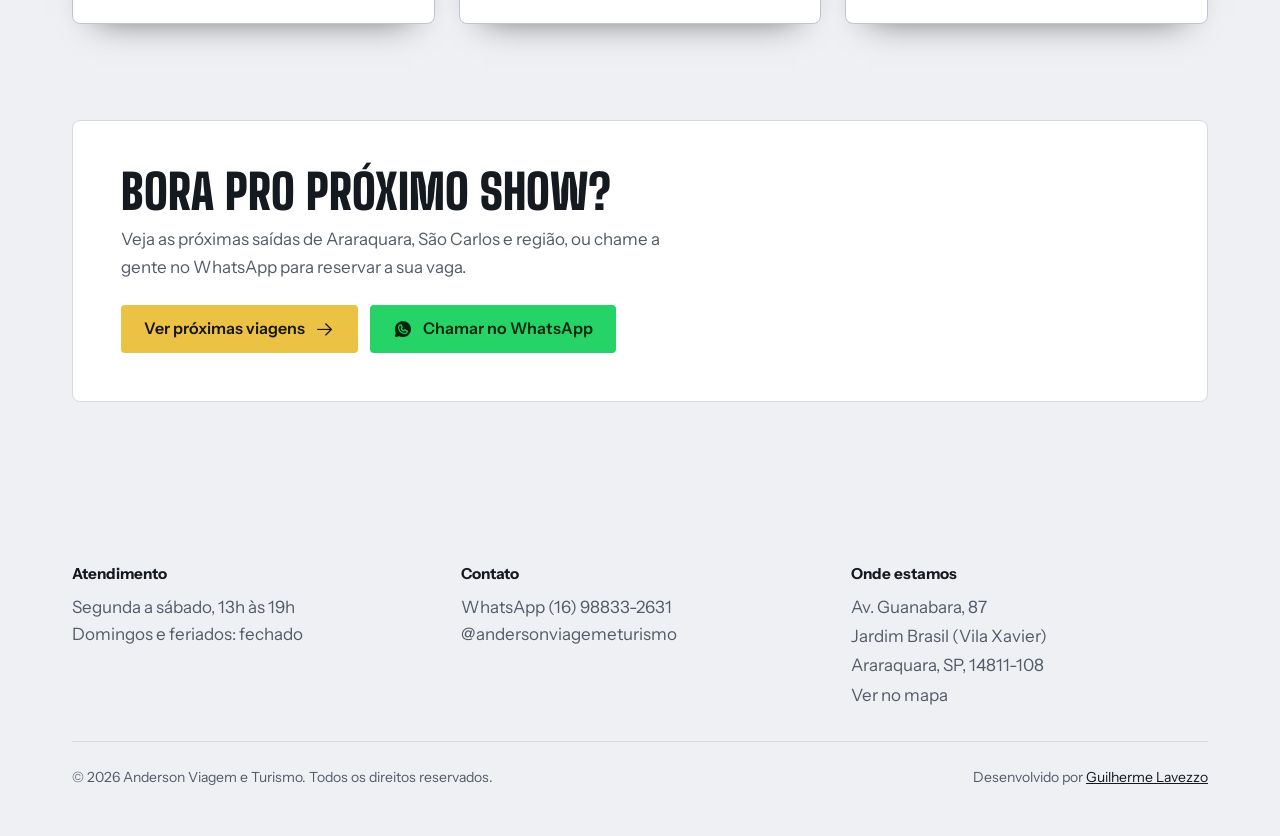
<file: blog/simple-plan-brasil-2027-datas-line-up-historia/index.html>
<!DOCTYPE html>
<html lang="pt-BR">
<head>
    <meta charset="UTF-8">
    <meta name="viewport" content="width=device-width, initial-scale=1.0, viewport-fit=cover">
    <title>Simple Plan no Brasil 2027: datas, line-up e história</title>
    <meta name="description" content="Simple Plan volta ao Brasil em maio de 2027, no Rio, em Curitiba e em São Paulo. Veja datas, line-up, ingressos e a história da banda.">
    <meta name="robots" content="index, follow, max-image-preview:large">
    <link rel="canonical" href="https://www.andersonviagemeturismo.com.br/blog/simple-plan-brasil-2027-datas-line-up-historia/">
    <meta name="author" content="Anderson Viagem e Turismo">
    <meta name="theme-color" content="#0F1217" media="(prefers-color-scheme: dark)">
    <meta name="theme-color" content="#EEF0F3" media="(prefers-color-scheme: light)">
    <meta property="og:type" content="article">
    <meta property="og:site_name" content="Blog Anderson Viagem e Turismo">
    <meta property="og:locale" content="pt_BR">
    <meta property="og:url" content="https://www.andersonviagemeturismo.com.br/blog/simple-plan-brasil-2027-datas-line-up-historia/">
    <meta property="og:title" content="Simple Plan no Brasil 2027: datas, line-up e história">
    <meta property="og:description" content="Simple Plan volta ao Brasil em maio de 2027, no Rio, em Curitiba e em São Paulo. Veja datas, line-up, ingressos e a história da banda.">
    <meta property="og:image" content="https://www.andersonviagemeturismo.com.br/assets/img/blog/simple-plan-og.jpg">
    <meta property="article:published_time" content="2026-10-30">
    <meta property="article:modified_time" content="2026-10-30">
    <meta property="article:section" content="Shows">
    <meta name="twitter:card" content="summary_large_image">
    <meta name="twitter:title" content="Simple Plan no Brasil 2027: datas, line-up e história">
    <meta name="twitter:description" content="Simple Plan volta ao Brasil em maio de 2027, no Rio, em Curitiba e em São Paulo. Veja datas, line-up, ingressos e a história da banda.">
    <meta name="twitter:image" content="https://www.andersonviagemeturismo.com.br/assets/img/blog/simple-plan-og.jpg">
    <link rel="icon" href="/assets/favicon.png" type="image/png">
    <link rel="alternate" type="application/rss+xml" title="Blog Anderson Viagem e Turismo" href="/blog/feed.xml">

    <script type="application/ld+json">
{
  "@context": "https://schema.org",
  "@graph": [
    {
      "@type": "TravelAgency",
      "@id": "https://www.andersonviagemeturismo.com.br/#agencia",
      "name": "Anderson Viagem e Turismo",
      "url": "https://www.andersonviagemeturismo.com.br/",
      "logo": "https://www.andersonviagemeturismo.com.br/assets/logo-claro.png",
      "image": "https://www.andersonviagemeturismo.com.br/assets/img/og.jpg",
      "description": "Excursões de ida e volta para shows e festivais saindo de Araraquara, São Carlos, Ibaté, Rio Claro e Limeira, com guia credenciado e seguro viagem.",
      "telephone": "+55-16-98833-2631",
      "address": {
        "@type": "PostalAddress",
        "streetAddress": "Av. Guanabara, 87, Jardim Brasil (Vila Xavier)",
        "addressLocality": "Araraquara",
        "addressRegion": "SP",
        "postalCode": "14811-108",
        "addressCountry": "BR"
      },
      "areaServed": [
        {
          "@type": "City",
          "name": "Araraquara"
        },
        {
          "@type": "City",
          "name": "São Carlos"
        },
        {
          "@type": "City",
          "name": "Ibaté"
        },
        {
          "@type": "City",
          "name": "Rio Claro"
        },
        {
          "@type": "City",
          "name": "Limeira"
        }
      ],
      "openingHoursSpecification": [
        {
          "@type": "OpeningHoursSpecification",
          "dayOfWeek": [
            "Monday",
            "Tuesday",
            "Wednesday",
            "Thursday",
            "Friday",
            "Saturday"
          ],
          "opens": "13:00",
          "closes": "19:00"
        }
      ],
      "sameAs": [
        "https://www.instagram.com/andersonviagemeturismo/"
      ]
    },
    {
      "@type": "BlogPosting",
      "@id": "https://www.andersonviagemeturismo.com.br/blog/simple-plan-brasil-2027-datas-line-up-historia/#artigo",
      "headline": "Simple Plan no Brasil em 2027: datas, line-up, ingressos e a história da banda",
      "description": "Simple Plan volta ao Brasil em maio de 2027, no Rio, em Curitiba e em São Paulo. Veja datas, line-up, ingressos e a história da banda.",
      "image": [
        "https://www.andersonviagemeturismo.com.br/assets/img/blog/simple-plan-capa-1600.webp",
        "https://www.andersonviagemeturismo.com.br/assets/img/blog/simple-plan-og.jpg"
      ],
      "datePublished": "2026-10-30",
      "dateModified": "2026-10-30",
      "inLanguage": "pt-BR",
      "wordCount": 1541,
      "author": {
        "@type": "Person",
        "name": "Guilherme Lavezzo",
        "url": "https://www.guilhermelavezzo.com.br/"
      },
      "publisher": {
        "@type": "Organization",
        "@id": "https://www.andersonviagemeturismo.com.br/#agencia",
        "name": "Anderson Viagem e Turismo",
        "logo": {
          "@type": "ImageObject",
          "url": "https://www.andersonviagemeturismo.com.br/assets/logo-claro.png"
        }
      },
      "mainEntityOfPage": "https://www.andersonviagemeturismo.com.br/blog/simple-plan-brasil-2027-datas-line-up-historia/"
    },
    {
      "@type": "BreadcrumbList",
      "itemListElement": [
        {
          "@type": "ListItem",
          "position": 1,
          "name": "Início",
          "item": "https://www.andersonviagemeturismo.com.br/"
        },
        {
          "@type": "ListItem",
          "position": 2,
          "name": "Blog",
          "item": "https://www.andersonviagemeturismo.com.br/blog/"
        },
        {
          "@type": "ListItem",
          "position": 3,
          "name": "Simple Plan no Brasil em 2027: datas, line-up, ingressos e a história da banda",
          "item": "https://www.andersonviagemeturismo.com.br/blog/simple-plan-brasil-2027-datas-line-up-historia/"
        }
      ]
    },
    {
      "@type": "FAQPage",
      "mainEntity": [
        {
          "@type": "Question",
          "name": "Quando e onde são os shows do Simple Plan no Brasil?",
          "acceptedAnswer": {
            "@type": "Answer",
            "text": "No Rio de Janeiro, em 13 de maio de 2027, no Qualistage; em Curitiba, em 15 de maio, na Arena da Baixada; e em São Paulo, em 16 de maio, no Nubank Parque."
          }
        },
        {
          "@type": "Question",
          "name": "Quem abre os shows do Simple Plan?",
          "acceptedAnswer": {
            "@type": "Answer",
            "text": "O All Time Low e o Supercombo abrem todas as datas. O Fresno, o Set It Off e o Di Ferrero tocam também em Curitiba e em São Paulo."
          }
        },
        {
          "@type": "Question",
          "name": "Quando começa a venda de ingressos?",
          "acceptedAnswer": {
            "@type": "Answer",
            "text": "A pré-venda para clientes Itaú começou em 28 de outubro, às 10h, com 15% de desconto em cartões de crédito Itaú. A venda geral começa em 30 de outubro, ao meio-dia, pela Eventim."
          }
        },
        {
          "@type": "Question",
          "name": "Há quantos anos o Simple Plan existe?",
          "acceptedAnswer": {
            "@type": "Answer",
            "text": "A banda nasceu em Montreal, em 1999, e a turnê comemora 25 anos de carreira."
          }
        },
        {
          "@type": "Question",
          "name": "Quem são os integrantes do Simple Plan?",
          "acceptedAnswer": {
            "@type": "Answer",
            "text": "Pierre Bouvier (vocais), Chuck Comeau (bateria), Jeff Stinco (guitarra solo) e Sébastien Lefebvre (guitarra base e backing vocals)."
          }
        },
        {
          "@type": "Question",
          "name": "Tem excursão para o show do Simple Plan?",
          "acceptedAnswer": {
            "@type": "Answer",
            "text": "Sim, para o show de São Paulo, em 16 de maio de 2027. A saída é de Araraquara e São Carlos, com reserva pelo WhatsApp. O valor cobre transporte de ida e volta e guia credenciado, sem o ingresso do show. Informações da turnê, das datas e das vendas baseadas no comunicado oficial da \"The Bigger Than You Think! South America Tour\", de outubro de 2026. Dados da trajetória da banda conferidos em fonte pública: Wikipedia ."
          }
        }
      ]
    }
  ]
}
    </script>

    <!-- Página gerada por tools/gerar_blog.py. Edite o Markdown em tools/blog/posts e rode o script de novo. -->

    <!-- Google Analytics (carrega depois da página, para não atrasar a primeira exibição) -->
    <script>
        window.dataLayer = window.dataLayer || [];
        function gtag(){dataLayer.push(arguments);}
        gtag('js', new Date());
        gtag('config', 'G-4ZXGBNM724');
        window.addEventListener('load', function () {
            var carregar = function () {
                var s = document.createElement('script');
                s.async = true;
                s.src = 'https://www.googletagmanager.com/gtag/js?id=G-4ZXGBNM724';
                document.head.appendChild(s);
            };
            if ('requestIdleCallback' in window) requestIdleCallback(carregar, { timeout: 3000 });
            else setTimeout(carregar, 1500);
        });
    </script>

    <script>
        try {
            var saved = localStorage.getItem('color-theme');
            if (saved === 'light' || saved === 'dark') document.documentElement.dataset.theme = saved;
        } catch (e) {}
    </script>

    <link rel="preload" href="/assets/fonts/big-shoulders-display-latin-1.woff2" as="font" type="font/woff2" crossorigin>
    <link rel="preload" href="/assets/fonts/instrument-sans-latin-3.woff2" as="font" type="font/woff2" crossorigin>
    <link rel="preload" as="image" href="/assets/img/blog/simple-plan-capa-1600.webp" imagesrcset="/assets/img/blog/simple-plan-capa-800.webp 800w, /assets/img/blog/simple-plan-capa-1600.webp 1600w" imagesizes="(max-width: 960px) 100vw, 940px" fetchpriority="high">
    <style>@font-face { font-family: 'Big Shoulders Display'; font-style: normal; font-weight: 800; font-display: swap; src: url(/assets/fonts/big-shoulders-display-latin-ext-0.woff2) format('woff2'); unicode-range: U+0100-02BA, U+02BD-02C5, U+02C7-02CC, U+02CE-02D7, U+02DD-02FF, U+0304, U+0308, U+0329, U+1D00-1DBF, U+1E00-1E9F, U+1EF2-1EFF, U+2020, U+20A0-20AB, U+20AD-20C4, U+2113, U+2C60-2C7F, U+A720-A7FF; } @font-face { font-family: 'Big Shoulders Display'; font-style: normal; font-weight: 800; font-display: swap; src: url(/assets/fonts/big-shoulders-display-latin-1.woff2) format('woff2'); unicode-range: U+0000-00FF, U+0131, U+0152-0153, U+02BB-02BC, U+02C6, U+02DA, U+02DC, U+0304, U+0308, U+0329, U+2000-206F, U+20AC, U+2122, U+2191, U+2193, U+2212, U+2215, U+FEFF, U+FFFD; } @font-face { font-family: 'Big Shoulders Display'; font-style: normal; font-weight: 900; font-display: swap; src: url(/assets/fonts/big-shoulders-display-latin-ext-0.woff2) format('woff2'); unicode-range: U+0100-02BA, U+02BD-02C5, U+02C7-02CC, U+02CE-02D7, U+02DD-02FF, U+0304, U+0308, U+0329, U+1D00-1DBF, U+1E00-1E9F, U+1EF2-1EFF, U+2020, U+20A0-20AB, U+20AD-20C4, U+2113, U+2C60-2C7F, U+A720-A7FF; } @font-face { font-family: 'Big Shoulders Display'; font-style: normal; font-weight: 900; font-display: swap; src: url(/assets/fonts/big-shoulders-display-latin-1.woff2) format('woff2'); unicode-range: U+0000-00FF, U+0131, U+0152-0153, U+02BB-02BC, U+02C6, U+02DA, U+02DC, U+0304, U+0308, U+0329, U+2000-206F, U+20AC, U+2122, U+2191, U+2193, U+2212, U+2215, U+FEFF, U+FFFD; } @font-face { font-family: 'Instrument Sans'; font-style: normal; font-weight: 400; font-stretch: 100%; font-display: swap; src: url(/assets/fonts/instrument-sans-latin-ext-2.woff2) format('woff2'); unicode-range: U+0100-02BA, U+02BD-02C5, U+02C7-02CC, U+02CE-02D7, U+02DD-02FF, U+0304, U+0308, U+0329, U+1D00-1DBF, U+1E00-1E9F, U+1EF2-1EFF, U+2020, U+20A0-20AB, U+20AD-20C4, U+2113, U+2C60-2C7F, U+A720-A7FF; } @font-face { font-family: 'Instrument Sans'; font-style: normal; font-weight: 400; font-stretch: 100%; font-display: swap; src: url(/assets/fonts/instrument-sans-latin-3.woff2) format('woff2'); unicode-range: U+0000-00FF, U+0131, U+0152-0153, U+02BB-02BC, U+02C6, U+02DA, U+02DC, U+0304, U+0308, U+0329, U+2000-206F, U+20AC, U+2122, U+2191, U+2193, U+2212, U+2215, U+FEFF, U+FFFD; } @font-face { font-family: 'Instrument Sans'; font-style: normal; font-weight: 500; font-stretch: 100%; font-display: swap; src: url(/assets/fonts/instrument-sans-latin-ext-2.woff2) format('woff2'); unicode-range: U+0100-02BA, U+02BD-02C5, U+02C7-02CC, U+02CE-02D7, U+02DD-02FF, U+0304, U+0308, U+0329, U+1D00-1DBF, U+1E00-1E9F, U+1EF2-1EFF, U+2020, U+20A0-20AB, U+20AD-20C4, U+2113, U+2C60-2C7F, U+A720-A7FF; } @font-face { font-family: 'Instrument Sans'; font-style: normal; font-weight: 500; font-stretch: 100%; font-display: swap; src: url(/assets/fonts/instrument-sans-latin-3.woff2) format('woff2'); unicode-range: U+0000-00FF, U+0131, U+0152-0153, U+02BB-02BC, U+02C6, U+02DA, U+02DC, U+0304, U+0308, U+0329, U+2000-206F, U+20AC, U+2122, U+2191, U+2193, U+2212, U+2215, U+FEFF, U+FFFD; } @font-face { font-family: 'Instrument Sans'; font-style: normal; font-weight: 600; font-stretch: 100%; font-display: swap; src: url(/assets/fonts/instrument-sans-latin-ext-2.woff2) format('woff2'); unicode-range: U+0100-02BA, U+02BD-02C5, U+02C7-02CC, U+02CE-02D7, U+02DD-02FF, U+0304, U+0308, U+0329, U+1D00-1DBF, U+1E00-1E9F, U+1EF2-1EFF, U+2020, U+20A0-20AB, U+20AD-20C4, U+2113, U+2C60-2C7F, U+A720-A7FF; } @font-face { font-family: 'Instrument Sans'; font-style: normal; font-weight: 600; font-stretch: 100%; font-display: swap; src: url(/assets/fonts/instrument-sans-latin-3.woff2) format('woff2'); unicode-range: U+0000-00FF, U+0131, U+0152-0153, U+02BB-02BC, U+02C6, U+02DA, U+02DC, U+0304, U+0308, U+0329, U+2000-206F, U+20AC, U+2122, U+2191, U+2193, U+2212, U+2215, U+FEFF, U+FFFD; } @font-face { font-family: 'Instrument Sans'; font-style: normal; font-weight: 700; font-stretch: 100%; font-display: swap; src: url(/assets/fonts/instrument-sans-latin-ext-2.woff2) format('woff2'); unicode-range: U+0100-02BA, U+02BD-02C5, U+02C7-02CC, U+02CE-02D7, U+02DD-02FF, U+0304, U+0308, U+0329, U+1D00-1DBF, U+1E00-1E9F, U+1EF2-1EFF, U+2020, U+20A0-20AB, U+20AD-20C4, U+2113, U+2C60-2C7F, U+A720-A7FF; } @font-face { font-family: 'Instrument Sans'; font-style: normal; font-weight: 700; font-stretch: 100%; font-display: swap; src: url(/assets/fonts/instrument-sans-latin-3.woff2) format('woff2'); unicode-range: U+0000-00FF, U+0131, U+0152-0153, U+02BB-02BC, U+02C6, U+02DA, U+02DC, U+0304, U+0308, U+0329, U+2000-206F, U+20AC, U+2122, U+2191, U+2193, U+2212, U+2215, U+FEFF, U+FFFD; } @font-face { font-family: 'JetBrains Mono'; font-style: normal; font-weight: 500; font-display: swap; src: url(/assets/fonts/jetbrains-mono-latin-ext-4.woff2) format('woff2'); unicode-range: U+0100-02BA, U+02BD-02C5, U+02C7-02CC, U+02CE-02D7, U+02DD-02FF, U+0304, U+0308, U+0329, U+1D00-1DBF, U+1E00-1E9F, U+1EF2-1EFF, U+2020, U+20A0-20AB, U+20AD-20C4, U+2113, U+2C60-2C7F, U+A720-A7FF; } @font-face { font-family: 'JetBrains Mono'; font-style: normal; font-weight: 500; font-display: swap; src: url(/assets/fonts/jetbrains-mono-latin-5.woff2) format('woff2'); unicode-range: U+0000-00FF, U+0131, U+0152-0153, U+02BB-02BC, U+02C6, U+02DA, U+02DC, U+0304, U+0308, U+0329, U+2000-206F, U+20AC, U+2122, U+2191, U+2193, U+2212, U+2215, U+FEFF, U+FFFD; } @font-face { font-family: 'JetBrains Mono'; font-style: normal; font-weight: 700; font-display: swap; src: url(/assets/fonts/jetbrains-mono-latin-ext-4.woff2) format('woff2'); unicode-range: U+0100-02BA, U+02BD-02C5, U+02C7-02CC, U+02CE-02D7, U+02DD-02FF, U+0304, U+0308, U+0329, U+1D00-1DBF, U+1E00-1E9F, U+1EF2-1EFF, U+2020, U+20A0-20AB, U+20AD-20C4, U+2113, U+2C60-2C7F, U+A720-A7FF; } @font-face { font-family: 'JetBrains Mono'; font-style: normal; font-weight: 700; font-display: swap; src: url(/assets/fonts/jetbrains-mono-latin-5.woff2) format('woff2'); unicode-range: U+0000-00FF, U+0131, U+0152-0153, U+02BB-02BC, U+02C6, U+02DA, U+02DC, U+0304, U+0308, U+0329, U+2000-206F, U+20AC, U+2122, U+2191, U+2193, U+2212, U+2215, U+FEFF, U+FFFD; }</style>
    <link rel="stylesheet" href="/assets/icons/phosphor-site.css">
    <link rel="stylesheet" href="/assets/site.css">
    <link rel="stylesheet" href="/assets/blog.css">
</head>
<body>
    <a class="skip-link" href="#conteudo">Pular para o conteúdo</a>

    <header class="topbar">
        <div class="wrap topbar-inner">
            <a class="logo" href="/" aria-label="Anderson Viagem e Turismo, página inicial" translate="no">
                <img class="logo-dark" src="/assets/logo-escuro-360.webp" alt="Anderson Viagem e Turismo" width="120" height="58">
                <img class="logo-light" src="/assets/logo-claro-360.webp" alt="Anderson Viagem e Turismo" width="120" height="58">
            </a>
            <nav class="nav" aria-label="Principal">
                <a href="/#agenda">Agenda</a>
                <a href="/#como-funciona">Como funciona</a>
                <a href="/#duvidas">Dúvidas</a>
                <a href="/blog/" aria-current="page">Blog</a>
                <a href="#contato">Contato</a>
            </nav>
            <div class="top-actions">
                <button class="icon-btn theme-toggle" id="theme-toggle" type="button" aria-label="Alternar tema claro e escuro">
                    <i class="ph ph-moon" aria-hidden="true"></i>
                    <i class="ph ph-sun" aria-hidden="true"></i>
                </button>
                <a class="icon-btn" href="https://www.instagram.com/andersonviagemeturismo/" target="_blank" rel="noopener noreferrer" aria-label="Instagram da Anderson Turismo">
                    <i class="ph ph-instagram-logo" aria-hidden="true"></i>
                </a>
                <a class="btn btn-wa" data-wa="" href="#" target="_blank" rel="noopener noreferrer"><i class="ph-fill ph-whatsapp-logo" aria-hidden="true"></i>Chamar no WhatsApp</a>
                <button class="icon-btn menu-btn" id="menu-btn" type="button" aria-label="Abrir menu" aria-expanded="false" aria-controls="mobile-nav">
                    <i class="ph ph-list" aria-hidden="true"></i>
                </button>
            </div>
        </div>
        <nav class="wrap mobile-nav" id="mobile-nav" aria-label="Menu" hidden>
            <a href="/#agenda">Agenda</a>
            <a href="/#como-funciona">Como funciona</a>
            <a href="/#duvidas">Dúvidas</a>
            <a href="/blog/" aria-current="page">Blog</a>
            <a href="#contato">Contato</a>
            <a class="btn btn-wa" data-wa="" href="#" target="_blank" rel="noopener noreferrer"><i class="ph-fill ph-whatsapp-logo" aria-hidden="true"></i>Chamar no WhatsApp</a>
        </nav>
    </header>

    <main id="conteudo">
        <article class="post">
            <header class="post-head wrap">
                <nav class="crumbs" aria-label="Você está em"><a href="/">Início</a><span aria-hidden="true">/</span><a href="/blog/">Blog</a><span aria-hidden="true">/</span><span aria-current="page">Shows</span></nav>
                <p class="post-cat">Shows</p>
                <h1>Simple Plan no Brasil em 2027: datas, line-up, ingressos e a história da banda</h1>
                <p class="lede">Simple Plan volta ao Brasil em maio de 2027, no Rio, em Curitiba e em São Paulo. Veja datas, line-up, ingressos e a história da banda.</p>
                <p class="post-meta"><time datetime="2026-10-30">30 de outubro de 2026</time><span aria-hidden="true">·</span>8 min de leitura<span aria-hidden="true">·</span>Por <a href="https://www.guilhermelavezzo.com.br/" target="_blank" rel="noopener noreferrer author">Guilherme Lavezzo</a></p>
            </header>
            <figure class="post-cover wrap">
                <img src="/assets/img/blog/simple-plan-capa-1600.webp" srcset="/assets/img/blog/simple-plan-capa-800.webp 800w, /assets/img/blog/simple-plan-capa-1600.webp 1600w" sizes="(max-width: 960px) 100vw, 940px" alt="Arte da turnê The Bigger Than You Think! Brazil 2027, do Simple Plan, com as datas de Rio, Curitiba e São Paulo" width="1600" height="1000" fetchpriority="high" decoding="async">
                
            </figure>
            <div class="post-layout wrap">
                <nav class="toc" aria-label="Neste artigo"><p class="toc-titulo">Neste artigo</p><ol><li><a href="#datas-locais-e-line-up-dos-shows-do-simple-plan-no-brasil">Datas, locais e line-up dos shows do Simple Plan no Brasil</a></li><li><a href="#ingressos-pre-venda-itau-e-venda-geral">Ingressos: pré-venda Itaú e venda geral</a></li><li><a href="#a-historia-do-simple-plan">A história do Simple Plan</a></li><li><a href="#a-relacao-do-simple-plan-com-o-brasil">A relação do Simple Plan com o Brasil</a></li><li><a href="#quem-abre-os-shows-do-simple-plan">Quem abre os shows do Simple Plan</a></li><li><a href="#o-que-esperar-do-show">O que esperar do show</a></li><li><a href="#como-ir-ao-show-do-simple-plan-em-sao-paulo-de-excursao">Como ir ao show do Simple Plan em São Paulo de excursão</a></li><li><a href="#perguntas-frequentes">Perguntas frequentes</a></li></ol></nav>
                <div class="prose">
<aside class="resumo" aria-label="Resumo rápido"><p class="resumo-titulo">Resumo rápido</p><ul><li>Datas: Rio de Janeiro em 13 de maio, Curitiba em 15 de maio e São Paulo em 16 de maio de 2027, no Nubank Parque.</li><li>Abertura: All Time Low e Supercombo em todas as datas; Fresno, Set It Off e Di Ferrero em Curitiba e São Paulo.</li><li>Ingressos: pré-venda para clientes Itaú em 28 de outubro, com 15% de desconto nos cartões Itaú, e venda geral em 30 de outubro, ao meio-dia, pela Eventim.</li><li>Excursão: há saída para o show de São Paulo, de Araraquara e São Carlos, com reserva pelo WhatsApp.</li></ul></aside>
<p>O Simple Plan volta ao Brasil em maio de 2027 com a "The Bigger Than You Think! South America Tour", uma turnê que comemora <strong>25 anos de carreira</strong> da banda canadense. Serão três shows: <strong>Rio de Janeiro (13 de maio), Curitiba (15 de maio) e São Paulo (16 de maio)</strong>, com All Time Low e Supercombo abrindo todas as datas. Neste guia estão as datas e os locais, as regras de venda, o line-up completo, a história da banda e como ir ao show de São Paulo de excursão.</p>
<h2 id="datas-locais-e-line-up-dos-shows-do-simple-plan-no-brasil">Datas, locais e line-up dos shows do Simple Plan no Brasil</h2>
<p>A turnê é realizada pela 30e e apresentada pelo Itaú Live. Cada cidade recebe um show completo do Simple Plan como atração principal, e a abertura muda conforme a data:</p>
<div class="tabela"><table>
<thead>
<tr>
<th>Cidade</th>
<th>Data</th>
<th>Local</th>
<th>Atrações de abertura</th>
</tr>
</thead>
<tbody>
<tr>
<td>Rio de Janeiro</td>
<td>Quinta-feira, 13 de maio de 2027</td>
<td>Qualistage</td>
<td>All Time Low e Supercombo</td>
</tr>
<tr>
<td>Curitiba</td>
<td>Sábado, 15 de maio de 2027</td>
<td>Arena da Baixada</td>
<td>All Time Low, Supercombo, Fresno, Set It Off e Di Ferrero</td>
</tr>
<tr>
<td>São Paulo</td>
<td>Domingo, 16 de maio de 2027</td>
<td>Nubank Parque</td>
<td>All Time Low, Supercombo, Fresno, Set It Off e Di Ferrero</td>
</tr>
</tbody>
</table></div>
<p>A turnê passa também por Peru, Argentina e Chile. A banda já tinha rodado a América do Norte e a Europa nesta comemoração dos 25 anos.</p>
<h2 id="ingressos-pre-venda-itau-e-venda-geral">Ingressos: pré-venda Itaú e venda geral</h2>
<p>A venda é dividida em duas etapas:</p>
<ul>
<li><strong>Pré-venda para clientes Itaú:</strong> a partir das 10h de 28 de outubro, com <strong>15% de desconto</strong> nos ingressos comprados com cartões de crédito Itaú durante o período da pré-venda.</li>
<li><strong>Venda geral:</strong> a partir do meio-dia de 30 de outubro, pela Eventim.</li>
</ul>
<p>A arte oficial da turnê indica o site <a href="https://officialsimpleplan.com" target="_blank" rel="noopener noreferrer">officialsimpleplan.com</a> para ingressos e pacotes VIP. Valores e setores são definidos pelos canais de venda, então compare as opções antes de comprar. Lembre-se também de que o ingresso é uma compra separada do transporte.</p>
<h2 id="a-historia-do-simple-plan">A história do Simple Plan</h2>
<h3 id="montreal-anos-1990-dois-amigos-e-uma-banda">Montreal, anos 1990: dois amigos e uma banda</h3>
<p>O Simple Plan nasceu em <strong>Montreal, no Canadá, em 1999</strong>. A história começa antes: Pierre Bouvier e Chuck Comeau começaram a tocar juntos aos 13 anos, em uma banda chamada Reset. Em 1998, Chuck saiu do grupo e, com os guitarristas Jeff Stinco e Sébastien Lefebvre, montou uma nova banda. Pierre, amigo de escola de Jeff e Sébastien, voltou a se juntar a eles depois de reencontrar Chuck em um show do Sugar Ray, no fim de 1999.</p>
<p>O nome veio de um filme: os amigos de Pierre escolheram "Simple Plan" por causa de <em>A Simple Plan</em>, de 1998. A banda chegou a pensar em outro nome, "Touchdown 999", mas ele ficou pelo caminho.</p>
<h3 id="no-pads-no-helmets-just-balls-2002">No Pads, No Helmets... Just Balls (2002)</h3>
<p>O disco de estreia, lançado em 2002, colocou a banda no centro da cena pop-punk. Dele saíram "I'm Just a Kid", "I'd Do Anything", "Addicted" e "Perfect". Em 2002, a banda também gravou a música-tema do desenho <em>What's New, Scooby-Doo?</em>, e o álbum passou de um milhão de cópias vendidas no início de 2003.</p>
<h3 id="still-not-getting-any-2004">Still Not Getting Any... (2004)</h3>
<p>O segundo álbum consolidou o sucesso. "Welcome to My Life", "Shut Up", "Untitled (How Could This Happen to Me?)" e "Crazy" viraram parte da trilha sonora de uma geração.</p>
<h3 id="os-discos-seguintes-e-os-marcos-da-carreira">Os discos seguintes e os marcos da carreira</h3>
<p>A discografia continua com <em>Simple Plan</em> (2008), que trouxe "When I'm Gone", <em>Get Your Heart On!</em> (2011), com "Jet Lag", <em>Taking One for the Team</em> (2016) e <em>Harder Than It Looks</em> (2022). No caminho, a banda tocou na cerimônia de encerramento dos Jogos Olímpicos de Inverno de Vancouver, em 2010, e recebeu o prêmio humanitário Allan Waters, do Juno Awards, em 2012.</p>
<p>Hoje o Simple Plan é um quarteto: <strong>Pierre Bouvier</strong> (vocais), <strong>Chuck Comeau</strong> (bateria), <strong>Jeff Stinco</strong> (guitarra solo) e <strong>Sébastien Lefebvre</strong> (guitarra base e backing vocals). Em 2025, a trajetória virou documentário: <em>Simple Plan: The Kids in the Crowd</em>, no Prime Video. E "I'm Just a Kid" ganhou nova vida no TikTok, em uma tendência em que as pessoas comparam fotos da infância com imagens atuais. A música tem quase meio bilhão de reproduções no Spotify e deu nome tanto ao documentário quanto ao primeiro livro infantil da banda, <em>I'm Just a Kid: The Story of Simple Plan</em>, previsto para março de 2027.</p>
<h2 id="a-relacao-do-simple-plan-com-o-brasil">A relação do Simple Plan com o Brasil</h2>
<p>A banda veio ao país pela primeira vez em <strong>2005, com um show no Rio de Janeiro</strong>, e voltou várias vezes desde então. Em 2024, foi uma das principais atrações da primeira edição da I Wanna Be Tour, festival itinerante da 30e que passou por São Paulo, Curitiba, Recife, Rio de Janeiro e Belo Horizonte. Naquele ano, o grupo lançou "Welcome to Brasil", uma versão de "Welcome to My Life", e assinou a mensagem de agradecimento com nomes brasileiros: Pedro, Carlos, Jefferson e Sebastião.</p>
<p>Os números mostram o tamanho dessa conexão: segundo o comunicado da turnê, o Simple Plan tem 10,8 milhões de ouvintes mensais no Spotify, e <strong>São Paulo é a segunda cidade do mundo que mais escuta a banda</strong>. Em 2024, a banda também ajudou os moradores do Rio Grande do Sul atingidos pelas enchentes, com uma doação de sua fundação e a venda de uma camiseta exclusiva.</p>
<h2 id="quem-abre-os-shows-do-simple-plan">Quem abre os shows do Simple Plan</h2>
<p>O line-up reúne bandas que dividem o universo pop-punk e emo da banda:</p>
<ul>
<li><strong>All Time Low:</strong> de Baltimore, nos Estados Unidos, abre todas as datas. Tem uma longa parceria com o Simple Plan: Alex Gaskarth, vocalista, participa de "Freaking Me Out", do álbum <em>Get Your Heart On!</em> (2011), e a banda adaptou "Time Bomb", escrita por Pierre Bouvier e Chuck Comeau, no álbum <em>Dirty Work</em>, também de 2011.</li>
<li><strong>Supercombo:</strong> do Espírito Santo, também abre todas as datas. Representa o rock brasileiro contemporâneo e é conhecida pela produção experimental.</li>
<li><strong>Set It Off:</strong> da Flórida, toca em Curitiba e São Paulo. Já dividiu estrada com o Simple Plan na Vans Warped Tour e na turnê norte-americana de 2017, que celebrou os 15 anos do disco de estreia.</li>
<li><strong>Fresno e Di Ferrero:</strong> nomes de peso da cena emo brasileira, tocam em Curitiba e São Paulo. Subiram ao palco com o Simple Plan na I Wanna Be Tour para cantar "I'm Just a Kid".</li>
</ul>
<h2 id="o-que-esperar-do-show">O que esperar do show</h2>
<p>A banda prometeu, nesta turnê, os <strong>maiores shows que já fez na região</strong>. O repertório inclui os grandes sucessos, favoritas dos fãs e músicas que raramente aparecem ao vivo. O setlist ainda não foi divulgado, então vale rever os discos antes, principalmente os dois primeiros.</p>
<h2 id="como-ir-ao-show-do-simple-plan-em-sao-paulo-de-excursao">Como ir ao show do Simple Plan em São Paulo de excursão</h2>
<p>Há uma <strong>excursão para o show do Simple Plan em São Paulo, em 16 de maio de 2027</strong>, no Nubank Parque, saindo de <strong>Araraquara e São Carlos</strong>. Os detalhes e o botão de reserva estão na <a href="/#viagem-92">agenda de viagens</a>.</p>
<p>Antes de reservar, veja como funciona:</p>
<ol>
<li><strong>A reserva é feita pelo WhatsApp</strong> e vale mediante pagamento.</li>
<li><strong>O valor cobre o transporte de ida e volta e o guia credenciado.</strong> O ingresso do show você compra à parte.</li>
<li><strong>No embarque, a tolerância é de 10 minutos</strong>, e o transporte sai no horário.</li>
<li><strong>A volta sai 45 minutos após o fim oficial do show</strong>, no mesmo ponto onde você desceu.</li>
</ol>
<p>O show é num domingo, então planeje a segunda-feira já contando com a volta depois do evento. Para o passo a passo completo, leia <a href="/#como-funciona">como funciona a excursão para show</a> e tire as demais <a href="/#duvidas">dúvidas na página inicial</a>.</p>
<p>Quer reservar? <a href="/#viagem-92">Veja a excursão do Simple Plan</a> ou chame a gente no WhatsApp. Continue lendo: <a href="/blog/pitbull-sao-paulo-2027-ingressos-excursao/">Pitbull em São Paulo em 2027</a>.</p>
<h2 id="perguntas-frequentes">Perguntas frequentes</h2>
<h3 id="quando-e-onde-sao-os-shows-do-simple-plan-no-brasil">Quando e onde são os shows do Simple Plan no Brasil?</h3>
<p>No Rio de Janeiro, em 13 de maio de 2027, no Qualistage; em Curitiba, em 15 de maio, na Arena da Baixada; e em São Paulo, em 16 de maio, no Nubank Parque.</p>
<h3 id="quem-abre-os-shows-do-simple-plan_1">Quem abre os shows do Simple Plan?</h3>
<p>O All Time Low e o Supercombo abrem todas as datas. O Fresno, o Set It Off e o Di Ferrero tocam também em Curitiba e em São Paulo.</p>
<h3 id="quando-comeca-a-venda-de-ingressos">Quando começa a venda de ingressos?</h3>
<p>A pré-venda para clientes Itaú começou em 28 de outubro, às 10h, com 15% de desconto em cartões de crédito Itaú. A venda geral começa em 30 de outubro, ao meio-dia, pela Eventim.</p>
<h3 id="ha-quantos-anos-o-simple-plan-existe">Há quantos anos o Simple Plan existe?</h3>
<p>A banda nasceu em Montreal, em 1999, e a turnê comemora 25 anos de carreira.</p>
<h3 id="quem-sao-os-integrantes-do-simple-plan">Quem são os integrantes do Simple Plan?</h3>
<p>Pierre Bouvier (vocais), Chuck Comeau (bateria), Jeff Stinco (guitarra solo) e Sébastien Lefebvre (guitarra base e backing vocals).</p>
<h3 id="tem-excursao-para-o-show-do-simple-plan">Tem excursão para o show do Simple Plan?</h3>
<p>Sim, para o show de São Paulo, em 16 de maio de 2027. A saída é de Araraquara e São Carlos, com reserva pelo WhatsApp. O valor cobre transporte de ida e volta e guia credenciado, sem o ingresso do show.</p>
<p>Informações da turnê, das datas e das vendas baseadas no comunicado oficial da "The Bigger Than You Think! South America Tour", de outubro de 2026. Dados da trajetória da banda conferidos em fonte pública: <a href="https://en.wikipedia.org/wiki/Simple_Plan" target="_blank" rel="noopener noreferrer">Wikipedia</a>.</p>
                </div>
            </div>
        </article>

        <section class="relacionados" aria-labelledby="rel-title">
            <div class="wrap">
                <h2 id="rel-title">Continue lendo</h2>
                <div class="post-grid">
                <article class="post-card">
                    <a class="post-card-media" href="/blog/pitbull-sao-paulo-2027-ingressos-excursao/" tabindex="-1" aria-hidden="true">
                        <img src="/assets/img/blog/pitbull-capa-800.webp" alt="" width="800" height="500" loading="lazy" decoding="async">
                    </a>
                    <div class="post-card-body">
                        <p class="post-cat">Shows</p>
                        <h3><a href="/blog/pitbull-sao-paulo-2027-ingressos-excursao/">Pitbull em São Paulo em 2027: data, ingressos e como ir de excursão</a></h3>
                        <p class="post-card-desc">Pitbull faz show em São Paulo em 31/01/2027, no Nubank Parque, com Pedro Sampaio. Veja datas de venda, parcelamento e como ir de excursão.</p>
                        <p class="post-meta"><time datetime="2026-10-30">30 de outubro de 2026</time><span aria-hidden="true">·</span>5 min de leitura</p>
                        <span class="post-more" aria-hidden="true">Ler artigo<i class="ph ph-arrow-right"></i></span>
                    </div>
                </article>
<article class="post-card">
                    <a class="post-card-media" href="/blog/charli-xcx-hyperpop-fenomeno-cultural-festivais/" tabindex="-1" aria-hidden="true">
                        <img src="/assets/img/blog/charli-xcx-capa-800.webp" alt="" width="800" height="500" loading="lazy" decoding="async" style="object-position: 50% 0%">
                    </a>
                    <div class="post-card-body">
                        <p class="post-cat">Artistas</p>
                        <h3><a href="/blog/charli-xcx-hyperpop-fenomeno-cultural-festivais/">Da Vanguarda do Hyperpop ao Fenômeno Cultural: Charli xcx e a Nova Era nos Festivais</a></h3>
                        <p class="post-card-desc">Da vanguarda do hyperpop ao fenômeno Brat: conheça a trajetória de Charli xcx, sua relação com o Brasil e as músicas essenciais da carreira.</p>
                        <p class="post-meta"><time datetime="2026-10-15">15 de outubro de 2026</time><span aria-hidden="true">·</span>5 min de leitura</p>
                        <span class="post-more" aria-hidden="true">Ler artigo<i class="ph ph-arrow-right"></i></span>
                    </div>
                </article>
<article class="post-card">
                    <a class="post-card-media" href="/blog/cage-the-elephant-trajetoria-lollapalooza/" tabindex="-1" aria-hidden="true">
                        <img src="/assets/img/blog/cage-the-elephant-capa-800.webp" alt="" width="800" height="500" loading="lazy" decoding="async" style="object-position: 50% 40%">
                    </a>
                    <div class="post-card-body">
                        <p class="post-cat">Artistas</p>
                        <h3><a href="/blog/cage-the-elephant-trajetoria-lollapalooza/">Cage The Elephant: Trajetória, Energia Caótica e o Legado no Lollapalooza</a></h3>
                        <p class="post-card-desc">Conheça a trajetória do Cage The Elephant, suas passagens marcantes pelo Lollapalooza Brasil, os maiores sucessos e o que esperar do show.</p>
                        <p class="post-meta"><time datetime="2026-10-14">14 de outubro de 2026</time><span aria-hidden="true">·</span>6 min de leitura</p>
                        <span class="post-more" aria-hidden="true">Ler artigo<i class="ph ph-arrow-right"></i></span>
                    </div>
                </article>
                </div>
            </div>
        </section>

        <section class="blog-cta" id="contato" aria-labelledby="cta-title">
            <div class="wrap">
                <div class="blog-cta-box">
                    <div>
                        <h2 id="cta-title">Bora pro próximo show?</h2>
                        <p>Veja as próximas saídas de Araraquara, São Carlos e região, ou chame a gente no WhatsApp para reservar a sua vaga.</p>
                    </div>
                    <div class="cta-row">
                        <a class="btn btn-primary" href="/#agenda">Ver próximas viagens<i class="ph ph-arrow-right" aria-hidden="true"></i></a>
                        <a class="btn btn-wa" data-wa="Vi o blog e quero reservar" href="#" target="_blank" rel="noopener noreferrer"><i class="ph-fill ph-whatsapp-logo" aria-hidden="true"></i>Chamar no WhatsApp</a>
                    </div>
                </div>
            </div>
        </section>
    </main>

    <footer class="wrap">
        <div class="footer-grid">
            <div>
                <h3>Atendimento</h3>
                <p>Segunda a sábado, 13h às 19h</p>
                <p>Domingos e feriados: fechado</p>
            </div>
            <div>
                <h3>Contato</h3>
                <p><a data-wa="" href="#" target="_blank" rel="noopener noreferrer">WhatsApp (16)&nbsp;98833-2631</a></p>
                <p><a href="https://www.instagram.com/andersonviagemeturismo/" target="_blank" rel="noopener noreferrer">@andersonviagemeturismo</a></p>
            </div>
            <div>
                <h3>Onde estamos</h3>
                <address>
                    <p>Av. Guanabara, 87</p>
                    <p>Jardim Brasil (Vila Xavier)</p>
                    <p>Araraquara, SP, 14811-108</p>
                    <p><a href="https://www.google.com/maps/search/?api=1&amp;query=Anderson+Viagem+e+Turismo+Av.+Guanabara+87+Araraquara+SP" target="_blank" rel="noopener noreferrer">Ver no mapa</a></p>
                </address>
            </div>
        </div>
        <div class="legal">
            <p>© <span data-year>2026</span> <span translate="no">Anderson Viagem e Turismo</span>. Todos os direitos reservados.</p>
            <p>Desenvolvido por <a href="https://www.guilhermelavezzo.com.br/" target="_blank" rel="noopener noreferrer">Guilherme Lavezzo</a></p>
        </div>
    </footer>

    <a class="wa-float" data-wa="" href="#" target="_blank" rel="noopener noreferrer" aria-label="Chamar no WhatsApp">
        <i class="ph-fill ph-whatsapp-logo" aria-hidden="true"></i>
    </a>

    <script src="/assets/site.js"></script>
</body>
</html>
</file>
<file: assets/icons/phosphor-site.css>
@font-face{font-family: "Phosphor";src: url("phosphor-site.woff2") format("woff2");font-weight: normal;font-style: normal;font-display: swap}
.ph{font-family: "Phosphor" !important;speak: never;font-style: normal;font-weight: normal;font-variant: normal;text-transform: none;line-height: 1;letter-spacing: 0;-webkit-font-feature-settings: "liga";-moz-font-feature-settings: "liga=1";-moz-font-feature-settings: "liga";-ms-font-feature-settings: "liga" 1;font-feature-settings: "liga";-webkit-font-variant-ligatures: discretionary-ligatures;font-variant-ligatures: discretionary-ligatures;-webkit-font-smoothing: antialiased;-moz-osx-font-smoothing: grayscale}
@font-face{font-family: "Phosphor-Fill";src: url("phosphor-fill-site.woff2") format("woff2");font-weight: normal;font-style: normal;font-display: swap}
.ph-fill{font-family: "Phosphor-Fill" !important;speak: never;font-style: normal;font-weight: normal;font-variant: normal;text-transform: none;line-height: 1;letter-spacing: 0;-webkit-font-feature-settings: "liga";-moz-font-feature-settings: "liga=1";-moz-font-feature-settings: "liga";-ms-font-feature-settings: "liga" 1;font-feature-settings: "liga";-webkit-font-variant-ligatures: discretionary-ligatures;font-variant-ligatures: discretionary-ligatures;-webkit-font-smoothing: antialiased;-moz-osx-font-smoothing: grayscale}
.ph.ph-arrow-counter-clockwise:before{content:"\e038"}
.ph-fill.ph-arrow-counter-clockwise:before{content:"\e038"}
.ph.ph-arrow-down:before{content:"\e03e"}
.ph-fill.ph-arrow-down:before{content:"\e03e"}
.ph.ph-arrow-left:before{content:"\e058"}
.ph-fill.ph-arrow-left:before{content:"\e058"}
.ph.ph-arrow-right:before{content:"\e06c"}
.ph-fill.ph-arrow-right:before{content:"\e06c"}
.ph.ph-arrow-u-up-left:before{content:"\e08a"}
.ph-fill.ph-arrow-u-up-left:before{content:"\e08a"}
.ph.ph-bus:before{content:"\e106"}
.ph-fill.ph-bus:before{content:"\e106"}
.ph.ph-calendar-blank:before{content:"\e10a"}
.ph-fill.ph-calendar-blank:before{content:"\e10a"}
.ph.ph-calendar-check:before{content:"\e712"}
.ph-fill.ph-calendar-check:before{content:"\e712"}
.ph.ph-calendar-x:before{content:"\e10c"}
.ph-fill.ph-calendar-x:before{content:"\e10c"}
.ph.ph-certificate:before{content:"\e766"}
.ph-fill.ph-certificate:before{content:"\e766"}
.ph.ph-check-circle:before{content:"\e184"}
.ph-fill.ph-check-circle:before{content:"\e184"}
.ph.ph-clock:before{content:"\e19a"}
.ph-fill.ph-clock:before{content:"\e19a"}
.ph.ph-copy:before{content:"\e1ca"}
.ph-fill.ph-copy:before{content:"\e1ca"}
.ph.ph-flag-checkered:before{content:"\ea38"}
.ph-fill.ph-flag-checkered:before{content:"\ea38"}
.ph.ph-identification-card:before{content:"\e2c8"}
.ph-fill.ph-identification-card:before{content:"\e2c8"}
.ph.ph-info:before{content:"\e2ce"}
.ph-fill.ph-info:before{content:"\e2ce"}
.ph.ph-instagram-logo:before{content:"\e2d0"}
.ph-fill.ph-instagram-logo:before{content:"\e2d0"}
.ph.ph-list:before{content:"\e2f0"}
.ph-fill.ph-list:before{content:"\e2f0"}
.ph.ph-magnifying-glass:before{content:"\e30c"}
.ph-fill.ph-magnifying-glass:before{content:"\e30c"}
.ph.ph-map-pin:before{content:"\e316"}
.ph-fill.ph-map-pin:before{content:"\e316"}
.ph.ph-moon:before{content:"\e330"}
.ph-fill.ph-moon:before{content:"\e330"}
.ph.ph-pause:before{content:"\e39e"}
.ph-fill.ph-pause:before{content:"\e39e"}
.ph.ph-play:before{content:"\e3d0"}
.ph-fill.ph-play:before{content:"\e3d0"}
.ph.ph-plus:before{content:"\e3d4"}
.ph-fill.ph-plus:before{content:"\e3d4"}
.ph.ph-receipt-x:before{content:"\ed40"}
.ph-fill.ph-receipt-x:before{content:"\ed40"}
.ph.ph-shield-check:before{content:"\e40c"}
.ph-fill.ph-shield-check:before{content:"\e40c"}
.ph.ph-sun:before{content:"\e472"}
.ph-fill.ph-sun:before{content:"\e472"}
.ph.ph-ticket:before{content:"\e490"}
.ph-fill.ph-ticket:before{content:"\e490"}
.ph.ph-user-switch:before{content:"\e756"}
.ph-fill.ph-user-switch:before{content:"\e756"}
.ph.ph-whatsapp-logo:before{content:"\e5d0"}
.ph-fill.ph-whatsapp-logo:before{content:"\e5d0"}
.ph.ph-x:before{content:"\e4f6"}
.ph-fill.ph-x:before{content:"\e4f6"}
</file>
<file: assets/site.css>
/*
  Anderson Viagem e Turismo: sistema visual compartilhado (home e páginas de evento).
  Leitura do projeto: landing de excursões para shows, para fãs do interior de SP,
  com linguagem de cartaz de show e painel de rodoviária, mantendo o amarelo da marca.
  Dials: variância 7, movimento 5, densidade 4.
  Layout: hero com foto de palco em tela cheia, painel de saídas sobreposto ao fim do hero,
  faixa de cartazes, destaque editorial, grade de bilhetes, rota em 4 paradas, dúvidas e faixa final com foto.
  Raios: 4px em controles (botões, campos, chips), 8px em mídia, cards e painel.
  Cores: um acento (amarelo da marca). Verde só para ações de WhatsApp.
*/
:root {
    --bg: #0F1217;
    --surface: #161A21;
    --surface-2: #1E232B;
    --line: #2A303A;
    --fg: #F2EFE7;
    --muted: #A2A9B4;
    --accent: #EBC243;
    --accent-hover: #F3D063;
    --accent-text: #EBC243;
    --on-accent: #17140A;
    --wa: #25D366;
    --wa-hover: #3EDC7C;
    --on-wa: #04260F;
    --eco: #43C08D;
    --board-bg: #0B0D11;
    --board-cell: #14171D;
    --board-split: #08090C;
    --board-fg: #F2C744;
    --board-dim: #7D6E3A;
    --board-line: #232831;
    --on-media: #F5F2EA;
    --scrim: 15, 18, 23;

    --font-display: 'Big Shoulders Display', 'Arial Narrow', 'Roboto Condensed', Impact, sans-serif;
    --font-body: 'Instrument Sans', system-ui, -apple-system, 'Segoe UI', Roboto, sans-serif;
    --font-mono: 'JetBrains Mono', ui-monospace, 'Cascadia Mono', Consolas, monospace;

    /* Escala de espaçamento 4/8/12/16/24/32 (+ múltiplos para seções) */
    --s1: 4px; --s2: 8px; --s3: 12px; --s4: 16px; --s5: 24px; --s6: 32px; --s7: 48px; --s8: 64px;
    --r-control: 4px;
    --r-frame: 8px;
    --wrap: 1200px;
    --gutter: clamp(16px, 4vw, 32px);
    --ease: cubic-bezier(.16, 1, .3, 1);
    color-scheme: dark;
}
@media (prefers-color-scheme: light) {
    :root:not([data-theme="dark"]) {
        --bg: #EEF0F3; --surface: #FFFFFF; --surface-2: #F4F5F7; --line: #D5D9E0;
        --fg: #151920; --muted: #535B69;
        --accent: #EBC243; --accent-hover: #F3D063; --accent-text: #7F5F00; --on-accent: #17140A;
        --wa: #25D366; --wa-hover: #3EDC7C; --on-wa: #04260F; --eco: #1D8A5C;
        --board-bg: #12151B; --board-cell: #1A1E25; --board-split: #0C0E12; --board-fg: #F2C744; --board-dim: #7A6C3C; --board-line: #2A2F38;
        --on-media: #F5F2EA; --scrim: 15, 18, 23;
        color-scheme: light;
    }
}
:root[data-theme="light"] {
    --bg: #EEF0F3; --surface: #FFFFFF; --surface-2: #F4F5F7; --line: #D5D9E0;
    --fg: #151920; --muted: #535B69;
    --accent: #EBC243; --accent-hover: #F3D063; --accent-text: #7F5F00; --on-accent: #17140A;
    --wa: #25D366; --wa-hover: #3EDC7C; --on-wa: #04260F; --eco: #1D8A5C;
    --board-bg: #12151B; --board-cell: #1A1E25; --board-split: #0C0E12; --board-fg: #F2C744; --board-dim: #7A6C3C; --board-line: #2A2F38;
    --on-media: #F5F2EA; --scrim: 15, 18, 23;
    color-scheme: light;
}

*, *::before, *::after { box-sizing: border-box; }
html { scroll-behavior: smooth; -webkit-text-size-adjust: 100%; }
@media (pointer: fine) { html { overscroll-behavior: none; } }
body {
    margin: 0;
    background: var(--bg);
    color: var(--fg);
    font-family: var(--font-body);
    font-size: 1.0625rem;
    line-height: 1.6;
    -webkit-tap-highlight-color: transparent;
    transition: background-color .3s, color .3s;
}
img { max-width: 100%; display: block; }
a, button { touch-action: manipulation; }
a { color: inherit; }
[hidden] { display: none !important; }
:focus-visible { outline: 2px solid var(--accent); outline-offset: 3px; }
[id] { scroll-margin-top: 96px; }
.sr-only { position: absolute; width: 1px; height: 1px; overflow: hidden; clip: rect(0 0 0 0); white-space: nowrap; }
.skip-link {
    position: absolute; left: var(--s4); top: -100px; z-index: 100;
    padding: var(--s3) var(--s4); border-radius: var(--r-control);
    background: var(--accent); color: var(--on-accent); font-weight: 600; text-decoration: none;
}
.skip-link:focus { top: var(--s4); }
.ph { line-height: 1; }

.wrap { width: 100%; max-width: var(--wrap); margin-inline: auto; padding-inline: var(--gutter); }

h1, h2, h3 {
    font-family: var(--font-display);
    text-transform: uppercase;
    line-height: .95;
    text-wrap: balance;
    margin: 0;
}
h2 { font-size: clamp(2.25rem, 5vw, 3.5rem); font-weight: 900; }
.section { padding-block: clamp(72px, 10vw, 128px); }
.section-head { display: grid; gap: var(--s3); margin-bottom: var(--s7); max-width: 65ch; }
.section-head p { margin: 0; color: var(--muted); max-width: 52ch; }

/* ---------- Botões: chapados, sem sombra, sem brilho ---------- */
.btn {
    display: inline-flex; align-items: center; justify-content: center; gap: 10px;
    min-height: 48px; padding: 12px 22px;
    border-radius: var(--r-control); border: 1px solid transparent;
    font: 600 1rem/1.2 var(--font-body); white-space: nowrap;
    text-decoration: none; cursor: pointer;
    transition: transform .2s var(--ease), background-color .2s, border-color .2s, color .2s;
}
.btn .ph, .btn .ph-fill { font-size: 1.25rem; }
.btn:hover { transform: translateY(-1px); }
.btn:active { transform: translateY(0) scale(.98); }
.btn-primary { background: var(--accent); color: var(--on-accent); }
.btn-primary:hover { background: var(--accent-hover); }
.btn-wa { background: var(--wa); color: var(--on-wa); }
.btn-wa:hover { background: var(--wa-hover); }
.btn-ghost { border-color: var(--line); color: var(--fg); background: transparent; }
.btn-ghost:hover { border-color: var(--fg); }

/* ---------- Cabeçalho ---------- */
.topbar {
    position: sticky; top: env(safe-area-inset-top, 0px); z-index: 50;
    background: color-mix(in srgb, var(--bg) 88%, transparent);
    backdrop-filter: blur(12px); -webkit-backdrop-filter: blur(12px);
    border-bottom: 1px solid var(--line);
}
.topbar-inner { display: flex; align-items: center; gap: var(--s5); min-height: 72px; }
.logo { display: block; flex: none; width: 120px; height: 58px; overflow: hidden; }
.logo img { width: 100%; height: 100%; object-fit: cover; object-position: 50% 47%; }
.logo .logo-light { display: none; }
@media (prefers-color-scheme: light) {
    :root:not([data-theme="dark"]) .logo .logo-dark { display: none; }
    :root:not([data-theme="dark"]) .logo .logo-light { display: block; }
}
:root[data-theme="light"] .logo .logo-dark { display: none; }
:root[data-theme="light"] .logo .logo-light { display: block; }
.nav { display: flex; gap: 28px; margin-left: auto; }
.nav a { text-decoration: none; color: var(--muted); font-weight: 500; font-size: .975rem; transition: color .2s; }
.nav a:hover { color: var(--fg); }
.top-actions { display: flex; align-items: center; gap: var(--s2); }
.icon-btn {
    display: inline-grid; place-items: center; width: 44px; height: 44px;
    border-radius: var(--r-control); border: 1px solid var(--line); background: transparent;
    color: var(--fg); cursor: pointer; text-decoration: none; font-size: 1.25rem;
    transition: border-color .2s;
}
.icon-btn:hover { border-color: var(--fg); }
.theme-toggle .ph-sun { display: none; }
@media (prefers-color-scheme: light) {
    :root:not([data-theme="dark"]) .theme-toggle .ph-sun { display: block; }
    :root:not([data-theme="dark"]) .theme-toggle .ph-moon { display: none; }
}
:root[data-theme="light"] .theme-toggle .ph-sun { display: block; }
:root[data-theme="light"] .theme-toggle .ph-moon { display: none; }
.menu-btn { display: none; }
.mobile-nav { border-top: 1px solid var(--line); padding-block: var(--s3) var(--s5); }
.mobile-nav a:not(.btn) { display: block; padding: var(--s3) 0; text-decoration: none; font-weight: 600; border-bottom: 1px solid var(--line); }
.mobile-nav .btn { margin-top: var(--s4); width: 100%; }
@media (max-width: 900px) {
    .nav, .top-actions .btn { display: none; }
    .top-actions { margin-left: auto; }
    .menu-btn { display: inline-grid; }
}

/* ---------- Hero: foto de palco em tela cheia ---------- */
.hero {
    position: relative; isolation: isolate; overflow: hidden;
    min-height: min(86dvh, 780px);
    display: flex; align-items: flex-end;
    padding-block: clamp(64px, 8vw, 96px) clamp(128px, 14vw, 176px);
    color: var(--on-media);
    background: #11141A;
}
.hero-media { position: absolute; inset: 0; z-index: -2; }
.hero-media img { width: 100%; height: 100%; object-fit: cover; object-position: 50% 35%; animation: drift 9s var(--ease) both; }
.hero::after {
    content: ""; position: absolute; inset: 0; z-index: -1;
    background:
        linear-gradient(to top, rgba(var(--scrim), .98) 0%, rgba(var(--scrim), .55) 38%, rgba(var(--scrim), .15) 70%),
        linear-gradient(to right, rgba(var(--scrim), .85) 0%, rgba(var(--scrim), .2) 60%, rgba(var(--scrim), 0) 100%);
}
.hero-copy { display: grid; gap: var(--s5); max-width: 860px; }
.hero .eyebrow {
    margin: 0; font-family: var(--font-mono); font-size: .78rem; font-weight: 700;
    letter-spacing: .14em; text-transform: uppercase; color: var(--accent);
}
.hero h1 { font-size: clamp(2.6rem, 5.6vw, 4.6rem); font-weight: 900; }
.hero h1 span { display: block; }
.hero h1 .hl { color: var(--accent); }
.hero .lede { margin: 0; max-width: 46ch; font-size: 1.15rem; color: color-mix(in srgb, var(--on-media) 84%, transparent); }
.cta-row { display: flex; flex-wrap: wrap; gap: var(--s3); }
.hero .btn-ghost { color: var(--on-media); border-color: color-mix(in srgb, var(--on-media) 45%, transparent); background: rgba(var(--scrim), .35); }
.hero .btn-ghost:hover { border-color: var(--on-media); }

.rise { animation: rise .9s var(--ease) both; }
.rise:nth-child(2) { animation-delay: .08s; }
.rise:nth-child(3) { animation-delay: .16s; }
.rise:nth-child(4) { animation-delay: .24s; }
@keyframes rise { from { transform: translateY(18px); opacity: .001; } }
@keyframes drift { from { transform: scale(1.08); } }

/* ---------- Painel de saídas ---------- */
.board-section { position: relative; z-index: 2; margin-top: clamp(-120px, -10vw, -88px); }
.board {
    background: var(--board-bg);
    border: 1px solid var(--board-line);
    border-radius: var(--r-frame);
    padding: var(--s5);
    font-family: var(--font-mono);
    color: var(--board-fg);
}
.board-head { display: flex; justify-content: space-between; align-items: baseline; gap: var(--s3); padding-bottom: var(--s4); border-bottom: 1px solid var(--board-line); }
.board-title { font-family: var(--font-display); font-weight: 800; font-size: clamp(1.5rem, 3vw, 2rem); text-transform: uppercase; color: #F2EFE7; margin: 0; line-height: 1; }
.board-clock { font-size: 1.25rem; font-weight: 700; letter-spacing: .06em; font-variant-numeric: tabular-nums; }
.board-clock .blink { animation: blink 1s steps(1) infinite; }
@keyframes blink { 50% { opacity: 0; } }
.board-cols, .board-row {
    display: grid;
    grid-template-columns: 6.2rem minmax(0, 1fr) minmax(0, 13rem) 6rem;
    gap: var(--s2); align-items: center;
}
.board-cols { padding: var(--s3) var(--s1) var(--s2); font-size: .68rem; letter-spacing: .14em; color: var(--board-dim); }
.board-cols span:last-child { text-align: right; }
.board-rows { list-style: none; margin: 0; padding: 0; display: grid; gap: 6px; }
.board-row { padding: var(--s1); border-radius: var(--r-control); text-decoration: none; color: inherit; transition: background-color .2s; }
a.board-row:hover { background: var(--board-cell); }
.cell {
    overflow: hidden; white-space: nowrap; text-overflow: ellipsis;
    background: linear-gradient(to bottom, var(--board-cell) 0 49%, var(--board-split) 49% 51%, var(--board-cell) 51%);
    border-radius: 3px; padding: 8px 10px;
    font-size: .9rem; font-weight: 700; letter-spacing: .05em; text-transform: uppercase;
    font-variant-numeric: tabular-nums;
}
.cell.dest { color: #F2EFE7; }
.cell.dest .star { color: var(--board-fg); margin-right: 6px; }
.cell.eta { text-align: right; }
.cell.dim { color: var(--board-dim); }
.board-foot {
    display: flex; flex-wrap: wrap; justify-content: space-between; align-items: center; gap: var(--s3) var(--s5);
    padding-top: var(--s4); margin-top: var(--s3); border-top: 1px solid var(--board-line);
    font-size: .8rem; color: #B9B3A1;
}
.board-foot strong { color: #F2EFE7; font-weight: 700; }
.board-foot a { color: var(--board-fg); text-decoration: none; font-weight: 700; display: inline-flex; gap: 6px; align-items: center; }
.board-foot a:hover { text-decoration: underline; }
@media (max-width: 720px) {
    .board { padding: var(--s3); }
    .board-cols, .board-row { grid-template-columns: 4.4rem minmax(0, 1fr) 4.8rem; }
    .board-cols .c-from, .board-row .from { display: none; }
    .cell { font-size: .78rem; padding: 7px 6px; }
}

/* Letreiro com os avisos, embaixo do painel: texto normal, grande e de alto contraste */
.board-ticker {
    position: relative; overflow: hidden; margin-top: var(--s4); border-radius: var(--r-control);
    background: var(--board-cell); border: 1px solid var(--board-line); padding: 12px 0;
    -webkit-mask-image: linear-gradient(90deg, transparent, #000 3%, #000 97%, transparent);
    mask-image: linear-gradient(90deg, transparent, #000 3%, #000 97%, transparent);
}
.ticker-track { display: flex; width: max-content; animation: ticker 90s linear infinite; }
.board-ticker:hover .ticker-track { animation-play-state: paused; }
.ticker-set { display: flex; flex: none; }
.ticker-set span { flex: none; white-space: nowrap; font: 600 1rem/1.2 var(--font-body); letter-spacing: .01em; color: #F2EFE7; }
.ticker-set span::after { content: '\25C6'; margin-inline: 26px; font-size: .6rem; vertical-align: middle; color: var(--board-fg); }
@keyframes ticker { to { transform: translateX(-50%); } }
@media (prefers-reduced-motion: reduce) {
    .ticker-track { animation: none; width: auto; flex-wrap: wrap; }
    .ticker-set[data-copy] { display: none; }
    .ticker-set { flex-wrap: wrap; row-gap: 6px; }
    .board-ticker { padding-inline: var(--s3); -webkit-mask-image: none; mask-image: none; }
}

/* ---------- Credenciais ---------- */
.creds { padding-block: clamp(48px, 6vw, 72px) 0; }
.creds ul { list-style: none; margin: 0; padding: 0; display: grid; grid-template-columns: repeat(5, minmax(0, 1fr)); gap: var(--s5); }
.creds li { display: grid; grid-template-columns: auto minmax(0, 1fr); gap: var(--s1) var(--s3); align-items: start; }
.creds .ph { grid-row: span 2; font-size: 1.6rem; color: var(--accent-text); margin-top: 2px; }
.creds strong { font-weight: 700; line-height: 1.3; }
.creds li > span { color: var(--muted); font-size: .9rem; line-height: 1.4; }
@media (max-width: 1000px) { .creds ul { grid-template-columns: repeat(2, minmax(0, 1fr)); } }
@media (max-width: 520px) { .creds ul { grid-template-columns: minmax(0, 1fr); } }

/* ---------- Faixa de cartazes ---------- */
.posters { padding-block: clamp(56px, 7vw, 88px) 0; }
.marquee { position: relative; overflow: hidden; }
.marquee-track { display: flex; gap: var(--s4); width: max-content; animation: marquee 60s linear infinite; }
.marquee:hover .marquee-track, .marquee:focus-within .marquee-track, .marquee.paused .marquee-track { animation-play-state: paused; }
@keyframes marquee { to { transform: translateX(calc(-50% - var(--s2))); } }
.poster { flex: none; width: 280px; display: grid; grid-template-columns: minmax(0, 1fr); gap: var(--s2); text-decoration: none; }
.poster-frame { display: block; aspect-ratio: 16 / 10; border-radius: var(--r-frame); overflow: hidden; background: var(--surface-2); position: relative; }
.poster-frame img { position: absolute; inset: 0; width: 100%; height: 100%; object-fit: cover; transition: transform .5s var(--ease); }
.poster:hover img { transform: scale(1.05); }
.poster-cap { display: flex; justify-content: space-between; gap: var(--s3); font-size: .9rem; }
.poster-cap b { font-weight: 600; overflow: hidden; white-space: nowrap; text-overflow: ellipsis; min-width: 0; }
.poster-cap span { color: var(--muted); font-family: var(--font-mono); font-size: .8rem; white-space: nowrap; }
.marquee-ctrl { display: flex; justify-content: flex-end; margin-top: var(--s4); }
.marquee-ctrl button {
    display: inline-flex; align-items: center; gap: 6px; min-height: 36px; padding: 6px 12px;
    border-radius: var(--r-control); border: 1px solid var(--line); background: transparent; color: var(--muted);
    font: 500 .85rem var(--font-body); cursor: pointer; transition: color .2s, border-color .2s;
}
.marquee-ctrl button:hover { color: var(--fg); border-color: var(--fg); }

/* ---------- Mídia comum ---------- */
.media { position: relative; overflow: hidden; background: var(--surface-2); }
.media img { position: absolute; inset: 0; width: 100%; height: 100%; object-fit: cover; transition: transform .6s var(--ease); }
.media.noimg::after {
    content: attr(data-label); position: absolute; inset: 0; display: grid; place-items: center; padding: var(--s5);
    font-family: var(--font-display); font-weight: 900; font-size: 2rem; text-transform: uppercase; text-align: center; line-height: 1;
    color: var(--accent-text);
    background: repeating-linear-gradient(135deg, var(--surface-2) 0 14px, var(--surface) 14px 28px);
}

/* ---------- Bilhete ---------- */
.stub { display: flex; align-items: baseline; justify-content: space-between; gap: var(--s3); font-family: var(--font-mono); }
.stub .when { font-size: 1.05rem; font-weight: 700; color: var(--accent-text); text-transform: uppercase; font-variant-numeric: tabular-nums; }
.stub .when small { font-size: .78rem; color: var(--muted); margin-left: var(--s2); font-weight: 500; }
.stub .eta { font-size: .8rem; color: var(--muted); white-space: nowrap; }
.kind { margin: 0; font-size: .85rem; font-weight: 600; color: var(--accent-text); }
.kind.eco { color: var(--eco); }
.venue { margin: 0; color: var(--muted); font-size: .95rem; display: flex; gap: var(--s2); align-items: flex-start; }
.venue .ph { font-size: 1.05rem; margin-top: 4px; flex: none; }
.from { display: grid; gap: 6px; }
.from-label { font-size: .82rem; color: var(--muted); }
.from ul { list-style: none; margin: 0; padding: 0; display: flex; flex-wrap: wrap; gap: 6px; }
.from li { font-size: .82rem; font-weight: 600; padding: 3px 9px; border-radius: var(--r-control); background: var(--surface-2); }
.desc { color: var(--muted); font-size: .95rem; display: grid; gap: var(--s2); overflow-wrap: anywhere; }
.desc p { margin: 0; }
.desc strong { color: var(--fg); font-weight: 600; }
.desc.clamped { display: -webkit-box; -webkit-line-clamp: 3; -webkit-box-orient: vertical; overflow: hidden; }
.desc.clamped p + p { margin-top: var(--s2); }
.more-btn { justify-self: start; align-self: flex-start; background: none; border: 0; padding: 0; color: var(--accent-text); font: 600 .9rem var(--font-body); cursor: pointer; text-decoration: underline; text-underline-offset: 3px; }
.actions { display: flex; flex-wrap: wrap; gap: var(--s2); margin-top: auto; padding-top: 6px; }
.actions .btn { flex: 1 1 auto; }

.tear { position: relative; height: 0; margin-inline: var(--s4); border-top: 2px dashed var(--line); }
.tear::before, .tear::after {
    content: ""; position: absolute; top: -12px; width: 22px; height: 22px; border-radius: 50%;
    background: var(--bg); border: 1px solid var(--line);
}
.tear::before { left: -28px; }
.tear::after { right: -28px; }

/* ---------- Destaques: composição editorial ---------- */
.features { display: grid; gap: clamp(48px, 7vw, 96px); }
.feature { display: grid; grid-template-columns: minmax(0, 7fr) minmax(0, 5fr); gap: clamp(24px, 4vw, 56px); align-items: center; }
.feature:nth-child(even) { grid-template-columns: minmax(0, 5fr) minmax(0, 7fr); }
.feature:nth-child(even) .media { order: 2; }
.feature .media { aspect-ratio: 4 / 3; border-radius: var(--r-frame); }
.feature:hover .media img { transform: scale(1.03); }
.feature-body { display: flex; flex-direction: column; gap: var(--s4); min-width: 0; }
.feature h3 { font-size: clamp(2.25rem, 4.6vw, 3.5rem); font-weight: 900; }
@media (max-width: 860px) {
    .feature, .feature:nth-child(even) { grid-template-columns: minmax(0, 1fr); }
    .feature:nth-child(even) .media { order: 0; }
}

/* ---------- Agenda ---------- */
.toolbar { display: grid; gap: var(--s4); margin-bottom: var(--s6); }
.search { max-width: 520px; display: grid; gap: var(--s2); }
.search label { font-weight: 600; font-size: .95rem; }
.search .field { position: relative; }
.search .ph { position: absolute; left: 14px; top: 50%; transform: translateY(-50%); font-size: 1.2rem; color: var(--muted); pointer-events: none; }
.search input {
    width: 100%; min-height: 50px; padding: 12px 16px 12px 44px;
    border-radius: var(--r-control); border: 1px solid var(--line); background: var(--surface); color: var(--fg);
    font: 500 1rem var(--font-body);
}
.search input::placeholder { color: var(--muted); }
.search input:focus-visible { outline: 2px solid var(--accent); outline-offset: 1px; border-color: var(--accent); }
.chip-row { display: flex; gap: var(--s2); overflow-x: auto; padding-bottom: var(--s1); scrollbar-width: thin; overscroll-behavior-x: contain; }
.chip {
    flex: none; min-height: 40px; padding: 8px 16px; border-radius: var(--r-control);
    border: 1px solid var(--line); background: var(--surface); color: var(--fg);
    font: 600 .9rem var(--font-body); cursor: pointer; transition: border-color .2s, background-color .2s, color .2s;
}
.chip:hover { border-color: var(--fg); }
.chip[aria-pressed="true"] { background: var(--accent); border-color: var(--accent); color: var(--on-accent); }
.result-count { font-size: .9rem; color: var(--muted); margin: 0; font-variant-numeric: tabular-nums; }

.grid { display: grid; grid-template-columns: repeat(auto-fill, minmax(min(100%, 320px), 1fr)); gap: var(--s5); }
.ticket {
    display: flex; flex-direction: column; min-width: 0;
    background: var(--surface); border: 1px solid var(--line); border-radius: var(--r-frame); overflow: hidden;
    transition: transform .25s var(--ease), border-color .25s;
}
.ticket:hover { transform: translateY(-3px); border-color: color-mix(in srgb, var(--accent) 50%, var(--line)); }
.ticket:hover .media img { transform: scale(1.04); }
.ticket.is-featured { border-color: color-mix(in srgb, var(--accent) 60%, var(--line)); }
.ticket .media { aspect-ratio: 16 / 10; }
.ticket-body { display: flex; flex-direction: column; gap: var(--s3); padding: var(--s5); flex: 1; min-width: 0; }
.ticket h3 { font-size: 1.85rem; font-weight: 800; }

.empty, .error-box {
    grid-column: 1 / -1; display: grid; justify-items: start; gap: var(--s4);
    padding: var(--s6) 0; color: var(--muted);
}
.empty h3, .error-box h3 { color: var(--fg); font-size: 2rem; }
.empty p, .error-box p { margin: 0; max-width: 52ch; }

.skeleton { border-radius: var(--r-frame); border: 1px solid var(--line); background: var(--surface); overflow: hidden; }
.skeleton .sk-media { aspect-ratio: 16 / 10; background: var(--surface-2); }
.skeleton .sk-lines { padding: var(--s5); display: grid; gap: var(--s3); }
.skeleton .sk-lines span { height: 14px; border-radius: 3px; background: var(--surface-2); }
.skeleton .sk-lines span:nth-child(1) { width: 40%; }
.skeleton .sk-lines span:nth-child(2) { width: 85%; height: 26px; }
.skeleton .sk-lines span:nth-child(3) { width: 65%; }
.skeleton .sk-media, .skeleton .sk-lines span { animation: pulse 1.4s ease-in-out infinite; }
@keyframes pulse { 50% { opacity: .5; } }

/* ---------- Como funciona: fotos em camadas + rota ---------- */
.route { background: var(--surface); }
.route-grid { display: grid; grid-template-columns: minmax(0, 6fr) minmax(0, 6fr); gap: clamp(40px, 6vw, 88px); align-items: center; }
.frames { position: relative; padding-bottom: 18%; padding-right: 14%; }
.frames .media { border-radius: var(--r-frame); }
.frames .main { aspect-ratio: 4 / 3; }
.frames .inset {
    position: absolute; right: 0; bottom: 0; width: 48%; aspect-ratio: 1 / 1;
    border: 6px solid var(--surface);
}
.steps { list-style: none; margin: var(--s6) 0 0; padding: 0; display: grid; gap: var(--s5); position: relative; }
.steps::before {
    content: ""; position: absolute; top: 22px; bottom: 22px; left: 21px;
    border-left: 3px dashed color-mix(in srgb, var(--accent) 55%, transparent);
}
.step { position: relative; display: grid; grid-template-columns: 46px minmax(0, 1fr); column-gap: var(--s4); align-items: start; }
.step-mark {
    grid-row: span 2;
    width: 46px; height: 46px; border-radius: 50%; display: grid; place-items: center;
    background: var(--accent); color: var(--on-accent);
    font-family: var(--font-display); font-weight: 900; font-size: 1.5rem;
    box-shadow: 0 0 0 6px var(--surface);
}
.step h3 { font-size: 1.6rem; font-weight: 800; padding-top: 10px; }
.step p { grid-column: 2; margin: 6px 0 0; color: var(--muted); font-size: .98rem; max-width: 48ch; }
.step p strong { color: var(--fg); }
@media (max-width: 900px) {
    .route-grid { grid-template-columns: minmax(0, 1fr); }
    .frames { max-width: 560px; }
}

/* ---------- Dúvidas ---------- */
.faq-grid { display: grid; grid-template-columns: minmax(0, 5fr) minmax(0, 7fr); gap: clamp(32px, 6vw, 80px); align-items: start; }
.faq-aside { display: grid; gap: var(--s5); position: sticky; top: 112px; }
.faq-aside p { margin: 0; color: var(--muted); max-width: 40ch; }
.faq-list { display: grid; }
.faq-list details { border-bottom: 1px solid var(--line); }
.faq-list details:first-child { border-top: 1px solid var(--line); }
.faq-list summary {
    list-style: none; cursor: pointer; display: flex; justify-content: space-between; align-items: center; gap: var(--s4);
    padding: 20px 0; font-weight: 600; font-size: 1.1rem; transition: color .2s;
}
.faq-list summary::-webkit-details-marker { display: none; }
.faq-list summary:hover { color: var(--accent-text); }
.faq-list summary .ph { font-size: 1.25rem; color: var(--accent-text); transition: transform .25s var(--ease); flex: none; }
.faq-list details[open] summary .ph { transform: rotate(45deg); }
.faq-answer { padding: 0 0 var(--s5); display: grid; gap: var(--s3); color: var(--muted); max-width: 65ch; }
.faq-answer p { margin: 0; }
.faq-answer strong { color: var(--fg); }
.faq-answer a { color: var(--accent-text); }
@media (max-width: 860px) {
    .faq-grid { grid-template-columns: minmax(0, 1fr); }
    .faq-aside { position: static; }
}

/* ---------- Faixa final com foto ---------- */
.closing {
    position: relative; isolation: isolate; overflow: hidden;
    padding-block: clamp(96px, 13vw, 168px);
    color: var(--on-media); background: #11141A;
}
.closing > .media { position: absolute; inset: 0; z-index: -2; }
.closing::after {
    content: ""; position: absolute; inset: 0; z-index: -1;
    background: linear-gradient(to right, rgba(var(--scrim), .94) 0%, rgba(var(--scrim), .75) 50%, rgba(var(--scrim), .35) 100%);
}
.closing-inner { display: grid; gap: var(--s5); max-width: 640px; }
.closing h2 { font-size: clamp(2.75rem, 6.5vw, 5rem); }
.closing p { margin: 0; font-size: 1.1rem; color: color-mix(in srgb, var(--on-media) 84%, transparent); max-width: 44ch; }
.phone-row { display: flex; flex-wrap: wrap; align-items: center; gap: var(--s3); }
.phone { font-family: var(--font-mono); font-weight: 700; font-size: clamp(1.25rem, 2.6vw, 1.6rem); user-select: all; }
.copy-btn {
    display: inline-flex; align-items: center; gap: 6px; min-height: 36px; padding: 6px 12px;
    border-radius: var(--r-control); border: 1px solid color-mix(in srgb, var(--on-media) 40%, transparent);
    background: transparent; color: var(--on-media); font: 500 .85rem var(--font-body); cursor: pointer; transition: border-color .2s;
}
.copy-btn:hover { border-color: var(--on-media); }
.closing .btn-ghost { color: var(--on-media); border-color: color-mix(in srgb, var(--on-media) 45%, transparent); }
.closing .btn-ghost:hover { border-color: var(--on-media); }

.footer-grid { display: grid; grid-template-columns: repeat(3, minmax(0, 1fr)); gap: var(--s6); padding-block: var(--s7) var(--s6); }
.footer-grid > div { min-width: 0; overflow-wrap: anywhere; }
.footer-grid h4 { margin: 0 0 var(--s2); font-size: .95rem; font-weight: 700; }
.footer-grid p { margin: 0; color: var(--muted); }
.footer-grid a { text-decoration: none; }
.footer-grid a:hover { color: var(--fg); text-decoration: underline; }
.legal { display: flex; flex-wrap: wrap; justify-content: space-between; gap: var(--s2) var(--s5); padding-block: var(--s5) var(--s7); border-top: 1px solid var(--line); color: var(--muted); font-size: .875rem; }
.legal p { margin: 0; }
.legal a { color: var(--fg); }
@media (max-width: 860px) { .footer-grid { grid-template-columns: repeat(2, minmax(0, 1fr)); } }
@media (max-width: 560px) { .footer-grid { grid-template-columns: minmax(0, 1fr); } }

.wa-float {
    position: fixed; right: 18px; bottom: calc(18px + env(safe-area-inset-bottom, 0px)); z-index: 60;
    width: 58px; height: 58px; border-radius: 50%; display: grid; place-items: center;
    background: var(--wa); color: var(--on-wa); font-size: 1.9rem; text-decoration: none;
    transition: transform .2s var(--ease), background-color .2s;
}
.wa-float:hover { transform: scale(1.06); background: var(--wa-hover); }

@media (prefers-reduced-motion: reduce) {
    *, *::before, *::after { animation: none !important; transition: none !important; }
    html { scroll-behavior: auto; }
    .marquee { overflow-x: auto; }
    .marquee-track { width: auto; }
    .marquee-track [aria-hidden="true"] { display: none; }
    .marquee-ctrl { display: none; }
}

/* =====================================================================
   Páginas de evento ("Saiba mais")
   Layout: hero dividido (texto + foto emoldurada), bilhete com os dados
   da viagem, sobre o show, ingressos, datas em formato de bilhete,
   regras rápidas e a mesma faixa final da home.
   ===================================================================== */
.nav a.back { color: var(--fg); display: inline-flex; align-items: center; gap: 6px; }
.nav a.back .ph { font-size: 1rem; }

.ev-hero { padding-block: clamp(40px, 6vw, 88px) clamp(40px, 5vw, 64px); }
.ev-hero-grid { display: grid; grid-template-columns: minmax(0, 5fr) minmax(0, 7fr); gap: clamp(32px, 5vw, 72px); align-items: center; }
.ev-hero-copy { display: grid; gap: var(--s5); min-width: 0; }
.ev-hero .eyebrow {
    margin: 0; font-family: var(--font-mono); font-size: .78rem; font-weight: 700;
    letter-spacing: .14em; text-transform: uppercase; color: var(--accent-text);
}
.ev-hero h1 { font-size: clamp(2.75rem, 6vw, 5rem); font-weight: 900; }
.ev-hero h1 span { display: block; }
.ev-hero h1 .hl { color: var(--accent-text); }
.ev-hero .lede { margin: 0; max-width: 42ch; font-size: 1.15rem; color: var(--muted); }
.ev-hero .media { aspect-ratio: 4 / 3; border-radius: var(--r-frame); }
.ev-hero .media img { animation: drift 9s var(--ease) both; }
@media (max-width: 900px) {
    .ev-hero-grid { grid-template-columns: minmax(0, 1fr); }
    .ev-hero .media { order: -1; aspect-ratio: 16 / 10; }
}

.ev-facts {
    display: grid; grid-template-columns: repeat(4, minmax(0, 1fr));
    margin: 0; padding: var(--s5) var(--s6);
    background: var(--board-bg); border: 1px solid var(--board-line); border-radius: var(--r-frame);
    position: relative;
}
.ev-facts > div { display: grid; gap: 6px; align-content: start; padding-inline: var(--s5); border-left: 1px dashed var(--board-line); min-width: 0; }
.ev-facts > div:first-child { border-left: 0; padding-left: 0; }
.ev-facts dt { font-family: var(--font-mono); font-size: .68rem; letter-spacing: .14em; text-transform: uppercase; color: var(--board-dim); }
.ev-facts dd { margin: 0; font-family: var(--font-display); font-weight: 800; font-size: 1.5rem; line-height: 1.05; text-transform: uppercase; color: #F2EFE7; overflow-wrap: anywhere; }
.ev-facts dd.amber { color: var(--board-fg); font-variant-numeric: tabular-nums; }
.ev-facts::before, .ev-facts::after {
    content: ""; position: absolute; top: 50%; width: 22px; height: 22px; margin-top: -11px; border-radius: 50%;
    background: var(--bg); border: 1px solid var(--board-line);
}
.ev-facts::before { left: -12px; }
.ev-facts::after { right: -12px; }
@media (max-width: 860px) {
    .ev-facts { grid-template-columns: repeat(2, minmax(0, 1fr)); row-gap: var(--s5); padding: var(--s5); }
    .ev-facts > div:nth-child(3) { border-left: 0; padding-left: 0; }
}
@media (max-width: 420px) {
    .ev-facts { grid-template-columns: minmax(0, 1fr); }
    .ev-facts > div { border-left: 0; padding-left: 0; }
}

.notice {
    display: flex; flex-wrap: wrap; align-items: center; justify-content: space-between; gap: var(--s4);
    margin-top: var(--s5); padding: var(--s5); border-radius: var(--r-frame);
    background: var(--surface); border: 1px solid var(--line);
}
.notice p { margin: 0; display: flex; gap: var(--s3); align-items: flex-start; max-width: 60ch; }
.notice .ph { font-size: 1.4rem; color: var(--accent-text); flex: none; margin-top: 2px; }

.ev-about-grid { display: grid; grid-template-columns: minmax(0, 6fr) minmax(0, 6fr); gap: clamp(32px, 6vw, 88px); align-items: center; }
.ev-about-grid .media { border-radius: var(--r-frame); aspect-ratio: var(--ratio, 5 / 4); }
.ev-about-grid .media.contain img { object-fit: contain; background: #0B0D11; }
.ev-about-copy { display: grid; gap: var(--s4); min-width: 0; }
.ev-about-copy p { margin: 0; color: var(--muted); max-width: 60ch; }
.ev-about-copy p strong { color: var(--fg); }
.stats { display: flex; flex-wrap: wrap; gap: var(--s6); margin-top: var(--s3); padding-top: var(--s5); border-top: 1px solid var(--line); }
.stats div { display: grid; gap: 2px; }
.stats b { font-family: var(--font-display); font-weight: 900; font-size: 2.25rem; line-height: 1; color: var(--accent-text); text-transform: uppercase; }
.stats span { color: var(--muted); font-size: .9rem; }
@media (max-width: 900px) { .ev-about-grid { grid-template-columns: minmax(0, 1fr); } }

.ev-tickets { background: var(--surface); }
.ev-tickets-grid { display: grid; grid-template-columns: minmax(0, 5fr) minmax(0, 7fr); gap: clamp(32px, 6vw, 80px); align-items: start; }
.ev-tickets-grid .section-head { margin-bottom: var(--s5); }
.callout {
    display: flex; gap: var(--s3); align-items: flex-start; margin: 0;
    padding: var(--s4) var(--s5); border-radius: var(--r-frame);
    background: color-mix(in srgb, var(--accent) 12%, transparent);
    border: 1px solid color-mix(in srgb, var(--accent) 45%, transparent);
}
.callout .ph { font-size: 1.4rem; color: var(--accent-text); flex: none; margin-top: 2px; }
.callout p { margin: 0; }
.table-wrap { overflow-x: auto; min-width: 0; }
.price-table { width: 100%; border-collapse: collapse; font-variant-numeric: tabular-nums; }
.price-table caption { text-align: left; font-weight: 700; font-size: 1.1rem; padding-bottom: var(--s3); }
.price-table th { text-align: left; font-family: var(--font-mono); font-size: .72rem; letter-spacing: .12em; text-transform: uppercase; color: var(--muted); font-weight: 700; padding: var(--s3) var(--s3) var(--s3) 0; border-bottom: 2px solid var(--line); }
.price-table td { padding: var(--s4) var(--s3) var(--s4) 0; border-bottom: 1px solid var(--line); }
.price-table td:first-child { font-weight: 600; }
.price-table td:not(:first-child), .price-table th:not(:first-child) { text-align: right; white-space: nowrap; }
.price-table td:not(:first-child) { font-family: var(--font-mono); font-size: .95rem; }
.table-note { margin: var(--s3) 0 0; color: var(--muted); font-size: .88rem; }
@media (max-width: 900px) { .ev-tickets-grid { grid-template-columns: minmax(0, 1fr); } }

.dates { display: grid; grid-template-columns: repeat(auto-fit, minmax(min(100%, 300px), 1fr)); gap: var(--s5); }
.dates.single { grid-template-columns: minmax(0, 560px); }
.date-card {
    display: flex; flex-direction: column; min-width: 0;
    background: var(--surface); border: 1px solid var(--line); border-radius: var(--r-frame); overflow: hidden;
    transition: transform .25s var(--ease), border-color .25s, opacity .25s;
}
.date-card:hover { transform: translateY(-3px); }
.date-card.is-top { border-color: color-mix(in srgb, var(--accent) 70%, var(--line)); }
.date-head { display: grid; gap: var(--s1); padding: var(--s5); }
.date-head .tag-top { font-size: .85rem; font-weight: 600; color: var(--accent-text); margin: 0; }
.date-head .day { font-family: var(--font-display); font-weight: 900; font-size: 3rem; line-height: .95; text-transform: uppercase; margin: 0; }
.date-head .weekday { font-family: var(--font-mono); font-size: .85rem; color: var(--muted); margin: 0; }
.date-body { display: flex; flex-direction: column; gap: var(--s5); padding: var(--s5); flex: 1; }
.includes { list-style: none; margin: 0; padding: 0; display: grid; gap: var(--s3); }
.includes li { display: flex; gap: var(--s3); align-items: flex-start; }
.includes .ph { color: var(--accent-text); font-size: 1.2rem; margin-top: 2px; flex: none; }
.date-body .btn { width: 100%; margin-top: auto; }
.date-card .closed { display: none; margin-top: auto; text-align: center; padding: 12px; border-radius: var(--r-control); border: 1px dashed var(--line); color: var(--muted); font-weight: 600; }
.date-card.is-past { opacity: .6; }
.date-card.is-past:hover { transform: none; }
.date-card.is-past .btn { display: none; }
.date-card.is-past .closed { display: block; }
.dates-note { margin: var(--s5) 0 0; color: var(--muted); font-size: .9rem; }

.rules { list-style: none; margin: 0; padding: 0; display: grid; grid-template-columns: repeat(3, minmax(0, 1fr)); gap: var(--s6); }
.rules li { display: grid; gap: var(--s2); align-content: start; }
.rules .ph { font-size: 1.8rem; color: var(--accent-text); }
.rules strong { font-size: 1.05rem; }
.rules span { color: var(--muted); font-size: .95rem; }
.rules-foot { margin-top: var(--s6); }
@media (max-width: 760px) { .rules { grid-template-columns: minmax(0, 1fr); gap: var(--s5); } }

body.is-past [data-open-only] { display: none !important; }
body:not(.is-past) [data-past-only] { display: none !important; }

/* Dados do bilhete em texto corrido (cidades, local longo) */
.ev-facts dd.small { font-family: var(--font-body); font-weight: 600; font-size: 1rem; line-height: 1.4; text-transform: none; }

/* Combos com preço (ex.: João Rock) */
.date-card.pkg .day { font-size: 2.25rem; }
.price { display: grid; gap: 2px; margin: var(--s3) 0 0; }
.price b { font-family: var(--font-display); font-weight: 900; font-size: 2.5rem; line-height: 1; color: var(--accent-text); font-variant-numeric: tabular-nums; }
.price span { color: var(--muted); font-size: .88rem; }

/* Rota de embarques: paradas ligadas por uma estrada tracejada */
.stops { list-style: none; margin: 0; padding: 0; display: grid; grid-template-columns: repeat(auto-fit, minmax(min(100%, 200px), 1fr)); gap: var(--s6); position: relative; }
.stops::before {
    content: ""; position: absolute; top: 22px; left: 22px; right: 22px; height: 0;
    border-top: 3px dashed color-mix(in srgb, var(--accent) 55%, transparent);
}
.stops li { position: relative; display: grid; gap: var(--s2); align-content: start; }
.stop-mark {
    width: 46px; height: 46px; border-radius: 50%; display: grid; place-items: center;
    background: var(--accent); color: var(--on-accent); font-size: 1.3rem;
    box-shadow: 0 0 0 6px var(--surface); margin-bottom: var(--s2);
}
.stops strong { font-family: var(--font-display); font-weight: 800; font-size: 1.6rem; text-transform: uppercase; line-height: 1; }
.stops span:not(.stop-mark) { color: var(--muted); font-size: .95rem; }
@media (max-width: 760px) {
    .stops { grid-template-columns: minmax(0, 1fr); gap: var(--s5); }
    .stops::before { top: 22px; bottom: 22px; left: 21px; right: auto; height: auto; border-top: 0; border-left: 3px dashed color-mix(in srgb, var(--accent) 55%, transparent); }
    .stops li { grid-template-columns: 46px minmax(0, 1fr); column-gap: var(--s4); }
    .stops li > :not(.stop-mark) { grid-column: 2; }
    .stop-mark { grid-row: span 2; margin-bottom: 0; }
}

/* Regras com 4 itens viram 2x2 ou 4 colunas, nunca 3+1 */
.rules { grid-template-columns: repeat(auto-fit, minmax(min(100%, 220px), 1fr)); }
.rules:has(> li:nth-child(4)) { grid-template-columns: repeat(4, minmax(0, 1fr)); }
@media (max-width: 1000px) { .rules:has(> li:nth-child(4)) { grid-template-columns: repeat(2, minmax(0, 1fr)); } }
@media (max-width: 560px) { .rules:has(> li:nth-child(4)) { grid-template-columns: minmax(0, 1fr); } }

/* 4 bilhetes: 4 colunas no desktop, 2x2 em telas médias, nunca 3+1 */
.dates:has(> :nth-child(4)) { grid-template-columns: repeat(4, minmax(0, 1fr)); }
@media (max-width: 1100px) { .dates:has(> :nth-child(4)) { grid-template-columns: repeat(2, minmax(0, 1fr)); } }
@media (max-width: 640px) { .dates:has(> :nth-child(4)) { grid-template-columns: minmax(0, 1fr); } }
.dates:has(> :nth-child(4)) .date-card.pkg .day { font-size: 2rem; }
@media (min-width: 1101px) { .dates:has(> :nth-child(4)) .date-card.pkg .day { min-height: 1.9em; } }

/* ---------- SEO: palavras de busca dentro do H1, endereço no rodapé ---------- */
.hero h1 .eyebrow, .ev-hero h1 .eyebrow { line-height: 1.5; margin: 0 0 var(--s3); font-size: .78rem; text-wrap: balance; }
.ev-hero h1 .eyebrow { color: var(--accent-text); }
.footer-grid { grid-template-columns: repeat(auto-fit, minmax(min(100%, 200px), 1fr)); }
.footer-grid address { font-style: normal; display: grid; gap: 2px; }

/* ---------- Cartões de artigo (home e blog) ---------- */
.post-cat { margin: 0; font: 700 .78rem/1 var(--font-mono); letter-spacing: .14em; text-transform: uppercase; color: var(--accent-text); }
.post-meta { margin: 0; display: flex; flex-wrap: wrap; gap: var(--s1) var(--s2); align-items: center; font-size: .88rem; color: var(--muted); }
.post-grid { display: grid; grid-template-columns: repeat(3, minmax(0, 1fr)); gap: var(--s6) var(--s5); }
.post-card { position: relative; display: grid; grid-template-rows: auto 1fr; min-width: 0; overflow: hidden; background: var(--hb-card, var(--surface)); border: 1px solid var(--hb-line, var(--line)); border-radius: var(--r-frame); box-shadow: 0 18px 34px -24px rgba(0, 0, 0, .65); transition: transform .45s var(--ease), border-color .2s, box-shadow .3s; }
.post-card:hover, .post-card:focus-within { transform: translateY(-5px); border-color: var(--accent); box-shadow: 0 0 0 1px var(--accent), 0 24px 40px -22px rgba(0, 0, 0, .7); }
.post-card-media { display: block; aspect-ratio: 16 / 10; overflow: hidden; background: var(--surface-2); border-bottom: 1px solid var(--hb-line, var(--line)); }
.post-card-media img { width: 100%; height: 100%; object-fit: cover; transition: transform .5s var(--ease); }
.post-card:hover .post-card-media img { transform: scale(1.04); }
.post-card-body { display: flex; flex-direction: column; gap: var(--s3); padding: var(--s5); min-width: 0; }
.post-card h2, .post-card h3 { font-size: clamp(1.55rem, 2.4vw, 2rem); line-height: 1; }
.post-card h2 a, .post-card h3 a { text-decoration: none; }
.post-card h2 a::after, .post-card h3 a::after { content: ''; position: absolute; inset: 0; } /* a caixa inteira é clicável */
.post-card h2 a:hover, .post-card h3 a:hover { color: var(--accent-text); }
.post-card-desc { margin: 0; color: var(--hb-text, var(--muted)); font-size: 1rem; line-height: 1.55; }
.post-more { margin-top: auto; padding-top: var(--s3); display: inline-flex; align-items: center; gap: var(--s2); font: 700 .9rem/1 var(--font-body); color: var(--accent-text); }
.post-more .ph { transition: transform .35s var(--ease); }
.post-card:hover .post-more .ph { transform: translateX(6px); }
@media (prefers-reduced-motion: reduce) { .post-card, .post-card:hover, .post-card-media img { transition: none; transform: none; } }
@media (max-width: 960px) { .post-grid { grid-template-columns: repeat(2, minmax(0, 1fr)); } }
@media (max-width: 680px) { .post-grid { grid-template-columns: minmax(0, 1fr); } }

/* ---------- Blog na home (mesmo desenho do blog da Nerd Dev, nas cores do Anderson) ---------- */
.home-blog { padding-block: clamp(48px, 7vw, 88px); }
.home-blog, .blog-lista, .relacionados { --hb-card: #1B2029; --hb-line: #3B4452; --hb-text: #C6CCD6; }
@media (prefers-color-scheme: light) { :root:not([data-theme="dark"]) :is(.home-blog, .blog-lista, .relacionados) { --hb-card: #FFFFFF; --hb-line: #BEC5D0; --hb-text: #3C4452; } }
:root[data-theme="light"] :is(.home-blog, .blog-lista, .relacionados) { --hb-card: #FFFFFF; --hb-line: #BEC5D0; --hb-text: #3C4452; }
.hb-title { font-size: clamp(2rem, 4vw, 3rem); font-weight: 900; color: var(--accent-text); }
.hb-title a { display: inline-flex; align-items: center; gap: var(--s3); text-decoration: none; transition: color .2s; }
.hb-title .ph { font-size: .62em; transition: transform .35s var(--ease); }
.hb-title a:hover .ph { transform: translateX(8px); }
.hb-grid { display: grid; grid-template-columns: minmax(0, 1fr); gap: var(--s5); margin-top: clamp(20px, 3vw, 32px); }
/* caixas bem marcadas: fundo mais claro que a página, borda visível e sombra suave */
.hb-card { position: relative; display: flex; flex-direction: column; min-width: 0; overflow: hidden; background: var(--hb-card); border: 1px solid var(--hb-line); border-radius: var(--r-frame); box-shadow: 0 18px 34px -24px rgba(0, 0, 0, .65); transition: transform .45s var(--ease), border-color .2s, box-shadow .3s; }
.hb-card:hover, .hb-card:focus-within { transform: translateY(-5px); border-color: var(--accent); box-shadow: 0 0 0 1px var(--accent), 0 24px 40px -22px rgba(0, 0, 0, .7); }
.hb-media { position: relative; display: block; flex: none; aspect-ratio: 16 / 9; overflow: hidden; background: var(--surface-2); border-bottom: 1px solid var(--hb-line); }
.hb-media img { position: absolute; inset: 0; width: 100%; height: 100%; object-fit: cover; object-position: 50% 50%; transition: transform .6s var(--ease); }
.hb-card:hover .hb-media img { transform: scale(1.04); }
.hb-chip { position: absolute; left: var(--s3); top: var(--s3); padding: 5px 9px; border-radius: 2px; background: var(--accent); color: var(--on-accent); font: 700 .7rem/1 var(--font-mono); letter-spacing: .1em; text-transform: uppercase; }
.hb-body { display: flex; flex: 1; flex-direction: column; gap: var(--s3); padding: var(--s5); min-width: 0; }
.hb-meta { margin: 0; display: flex; flex-wrap: wrap; gap: 2px var(--s2); font: 500 .85rem/1.3 var(--font-body); color: var(--muted); }
.hb-card h3 { font-size: clamp(1.5rem, 2.3vw, 1.95rem); font-weight: 800; line-height: 1; }
.hb-card.is-main h3 { font-size: clamp(1.9rem, 3.4vw, 2.7rem); }
.hb-card h3 a { width: fit-content; text-decoration: none; background: linear-gradient(var(--accent), var(--accent)) 0 100% / 0 2px no-repeat; transition: background-size .5s var(--ease); }
.hb-card:hover h3 a { background-size: 100% 2px; }
.hb-card h3 a::after { content: ''; position: absolute; inset: 0; } /* o cartão inteiro é clicável */
.hb-desc { margin: 0; max-width: 56ch; color: var(--hb-text); font-size: 1rem; line-height: 1.55; display: -webkit-box; -webkit-line-clamp: 3; -webkit-box-orient: vertical; overflow: hidden; }
.hb-more { margin-top: auto; padding-top: var(--s3); display: inline-flex; align-items: center; gap: var(--s2); font: 700 .9rem/1 var(--font-body); color: var(--accent-text); }
.hb-more .ph { transition: transform .35s var(--ease); }
.hb-card:hover .hb-more .ph { transform: translateX(6px); }
@media (min-width: 900px) {
    .hb-grid { grid-template-columns: repeat(12, minmax(0, 1fr)); }
    .hb-card { grid-column: span 5; }
    .hb-card.is-main { grid-column: span 7; }
    /* dois artigos: duas colunas iguais, imagens mais baixas e títulos do mesmo tamanho */
    .hb-grid[data-n="2"] .hb-card, .hb-grid[data-n="2"] .hb-card.is-main { grid-column: span 6; }
    .hb-grid[data-n="2"] .hb-media { aspect-ratio: 16 / 8; }
    .hb-grid[data-n="2"] .hb-card.is-main h3 { font-size: clamp(1.7rem, 2.6vw, 2.1rem); }
    /* três artigos: o principal ocupa as duas linhas, com a imagem esticando; os pequenos ficam mais baixos */
    .hb-grid[data-n="3"] .is-main { grid-row: span 2; }
    .hb-grid[data-n="3"] .is-main .hb-media { flex: 1; aspect-ratio: auto; min-height: 220px; }
    .hb-grid[data-n="3"] .hb-card:not(.is-main) .hb-media { aspect-ratio: 21 / 8; }
    .hb-grid[data-n="3"] .hb-card:not(.is-main) .hb-desc { display: none; }
    /* um artigo só: cartão na largura toda, imagem ao lado do texto */
    .hb-grid[data-n="1"] .hb-card { grid-column: 1 / -1; flex-direction: row; }
    .hb-grid[data-n="1"] .hb-media { flex: 0 0 44%; aspect-ratio: auto; min-height: 240px; border-bottom: 0; border-right: 1px solid var(--hb-line); }
    .hb-grid[data-n="1"] .hb-body { justify-content: center; }
}
@media (prefers-reduced-motion: reduce) { .hb-card, .hb-card:hover, .hb-media img { transition: none; transform: none; } }
</file>
<file: assets/blog.css>
/* Blog da Anderson Viagem e Turismo: usa os tokens e componentes de site.css. */

/* ---------- Trilha de navegação ---------- */
.crumbs { display: flex; flex-wrap: wrap; align-items: center; gap: var(--s2); font-size: .85rem; color: var(--muted); margin-bottom: var(--s5); }
.crumbs a { color: var(--muted); text-decoration: none; }
.crumbs a:hover { color: var(--fg); text-decoration: underline; }
.crumbs span[aria-current] { color: var(--fg); }

/* ---------- Página inicial do blog (os cartões estão em site.css) ---------- */
.blog-hero { padding-block: clamp(40px, 6vw, 72px) clamp(24px, 4vw, 40px); }
.blog-hero h1 { font-size: clamp(2.75rem, 7vw, 5rem); font-weight: 900; }
.blog-hero h1 .hl { color: var(--accent-text); }
.blog-hero .lede { margin: var(--s4) 0 0; max-width: 56ch; color: var(--muted); font-size: 1.15rem; }
.blog-lista { padding-bottom: clamp(56px, 8vw, 96px); }
.blog-vazio { color: var(--muted); }
.post-card.is-first { grid-column: 1 / -1; grid-template-columns: minmax(0, 1.25fr) minmax(0, 1fr); grid-template-rows: auto; }
.post-card.is-first .post-card-media { aspect-ratio: auto; min-height: 280px; border-bottom: 0; border-right: 1px solid var(--hb-line, var(--line)); }
.post-card.is-first .post-card-body { justify-content: center; padding: var(--s6); }
.post-card.is-first h2 { font-size: clamp(2.2rem, 4.2vw, 3.4rem); }
.post-card.is-first .post-card-desc { font-size: 1.08rem; }
@media (max-width: 680px) {
    .post-card.is-first { grid-template-columns: minmax(0, 1fr); }
    .post-card.is-first .post-card-media { aspect-ratio: 16 / 10; min-height: 0; border-right: 0; border-bottom: 1px solid var(--hb-line, var(--line)); }
    .post-card.is-first .post-card-body { padding: var(--s5); }
}

/* ---------- Artigo ---------- */
.post-head { padding-block: clamp(32px, 5vw, 56px) var(--s5); max-width: 940px; }
.post-head h1 { font-size: clamp(2.4rem, 5.5vw, 4rem); font-weight: 900; margin-top: var(--s3); }
.post-head .lede { margin: var(--s4) 0 var(--s4); color: var(--muted); font-size: 1.2rem; max-width: 60ch; }
.post-cover { margin-block: 0 var(--s7); max-width: 940px; }
.post-cover img { width: 100%; height: auto; aspect-ratio: 16 / 10; object-fit: cover; border-radius: var(--r-frame); background: var(--surface-2); }
.post-layout { display: grid; grid-template-columns: minmax(0, 1fr); gap: var(--s6); max-width: 940px; padding-bottom: clamp(48px, 7vw, 88px); }
.toc { border: 1px solid var(--line); border-radius: var(--r-frame); padding: var(--s4) var(--s5); background: var(--surface); align-self: start; }
.toc-titulo { margin: 0 0 var(--s3); font: 700 .78rem/1 var(--font-mono); letter-spacing: .14em; text-transform: uppercase; color: var(--muted); }
.toc ol { margin: 0; padding-left: 1.2em; display: grid; gap: var(--s2); font-size: .95rem; }
.toc a { text-decoration: none; color: var(--fg); }
.toc a:hover { color: var(--accent-text); text-decoration: underline; }
@media (min-width: 1100px) {
    .post-layout { max-width: 1180px; grid-template-columns: 240px minmax(0, 700px); gap: var(--s8); }
    .post-head, .post-cover { max-width: 1180px; }
    .toc { position: sticky; top: 96px; }
}

.prose { font-size: 1.1rem; line-height: 1.75; min-width: 0; }
.prose > * { margin: 0; }
.prose > * + * { margin-top: var(--s5); }
.prose h2 { font-size: clamp(2rem, 4vw, 2.7rem); margin-top: var(--s8); }
.prose h2 + * { margin-top: var(--s4); }
.prose h3 { font-family: var(--font-body); text-transform: none; font-size: 1.3rem; font-weight: 700; line-height: 1.25; margin-top: var(--s6); }
.prose h3 + * { margin-top: var(--s3); }
.prose a { color: var(--accent-text); text-decoration-thickness: 1px; text-underline-offset: 3px; }
.prose a:hover { text-decoration-thickness: 2px; }
.prose strong { font-weight: 700; }
.prose ul, .prose ol { padding-left: 1.4em; display: grid; gap: var(--s2); }
.prose li::marker { color: var(--accent-text); }
.prose blockquote { margin-inline: 0; padding: var(--s2) var(--s5); border-left: 3px solid var(--accent); color: var(--muted); font-size: 1.12rem; }
.prose blockquote p { margin: 0; }
.prose img { border-radius: var(--r-frame); height: auto; }
.prose hr { border: 0; border-top: 1px solid var(--line); margin-block: var(--s7); }
.tabela { overflow-x: auto; border: 1px solid var(--line); border-radius: var(--r-frame); }
.prose table { width: 100%; border-collapse: collapse; font-size: .96rem; line-height: 1.5; min-width: 520px; }
.prose th, .prose td { text-align: left; vertical-align: top; padding: var(--s3) var(--s4); border-bottom: 1px solid var(--line); }
.prose thead th { font: 700 .78rem/1.2 var(--font-mono); letter-spacing: .1em; text-transform: uppercase; color: var(--muted); background: var(--surface); }
.prose tbody tr:last-child td { border-bottom: 0; }
.prose details { border-bottom: 1px solid var(--line); padding-block: var(--s3); }

.resumo { border: 1px solid var(--line); border-left: 4px solid var(--accent); border-radius: var(--r-frame); padding: var(--s4) var(--s5); background: var(--surface); margin-bottom: var(--s6); }
.resumo-titulo { font: 700 .78rem/1 var(--font-mono); letter-spacing: .14em; text-transform: uppercase; color: var(--accent-text); margin: 0 0 var(--s3); }
.resumo ul { font-size: 1.02rem; line-height: 1.6; }

/* ---------- Continue lendo e chamada final ---------- */
.relacionados { padding-block: 0 clamp(56px, 8vw, 96px); }
.relacionados h2 { font-size: clamp(2rem, 4vw, 2.7rem); margin-bottom: var(--s6); }
.blog-cta { padding-block: 0 clamp(64px, 9vw, 112px); }
.blog-cta-box {
    display: flex; flex-wrap: wrap; align-items: center; justify-content: space-between; gap: var(--s5) var(--s7);
    padding: clamp(24px, 4vw, 48px); border: 1px solid var(--line); border-radius: var(--r-frame); background: var(--surface);
}
.blog-cta-box h2 { font-size: clamp(2rem, 4vw, 3rem); }
.blog-cta-box p { margin: var(--s3) 0 0; color: var(--muted); max-width: 52ch; }
.blog-cta .cta-row { display: flex; flex-wrap: wrap; gap: var(--s3); }

/* ---------- Figuras dentro do texto e crédito da capa ---------- */
.post-credito { margin-top: var(--s2); font-size: .8rem; color: var(--muted); }
.prose figure { margin: var(--s6) 0; }
.prose figure img { width: 100%; height: auto; border-radius: var(--r-frame); background: var(--surface-2); }
.prose figure.retrato img { width: auto; max-width: min(100%, 340px); max-height: 460px; margin-inline: auto; }
.prose figcaption { margin-top: var(--s2); text-align: center; font-size: .85rem; color: var(--muted); }

/* Rodapé nas páginas do blog: título de nível 3 (vem depois de um H2) com o mesmo visual do restante do site */
.footer-grid h3 { margin: 0 0 var(--s2); font: 700 .95rem/1.6 var(--font-body); text-transform: none; }

.post-meta a { color: inherit; text-decoration-thickness: 1px; text-underline-offset: 3px; }
.post-meta a:hover { color: var(--accent-text); }
</file>
